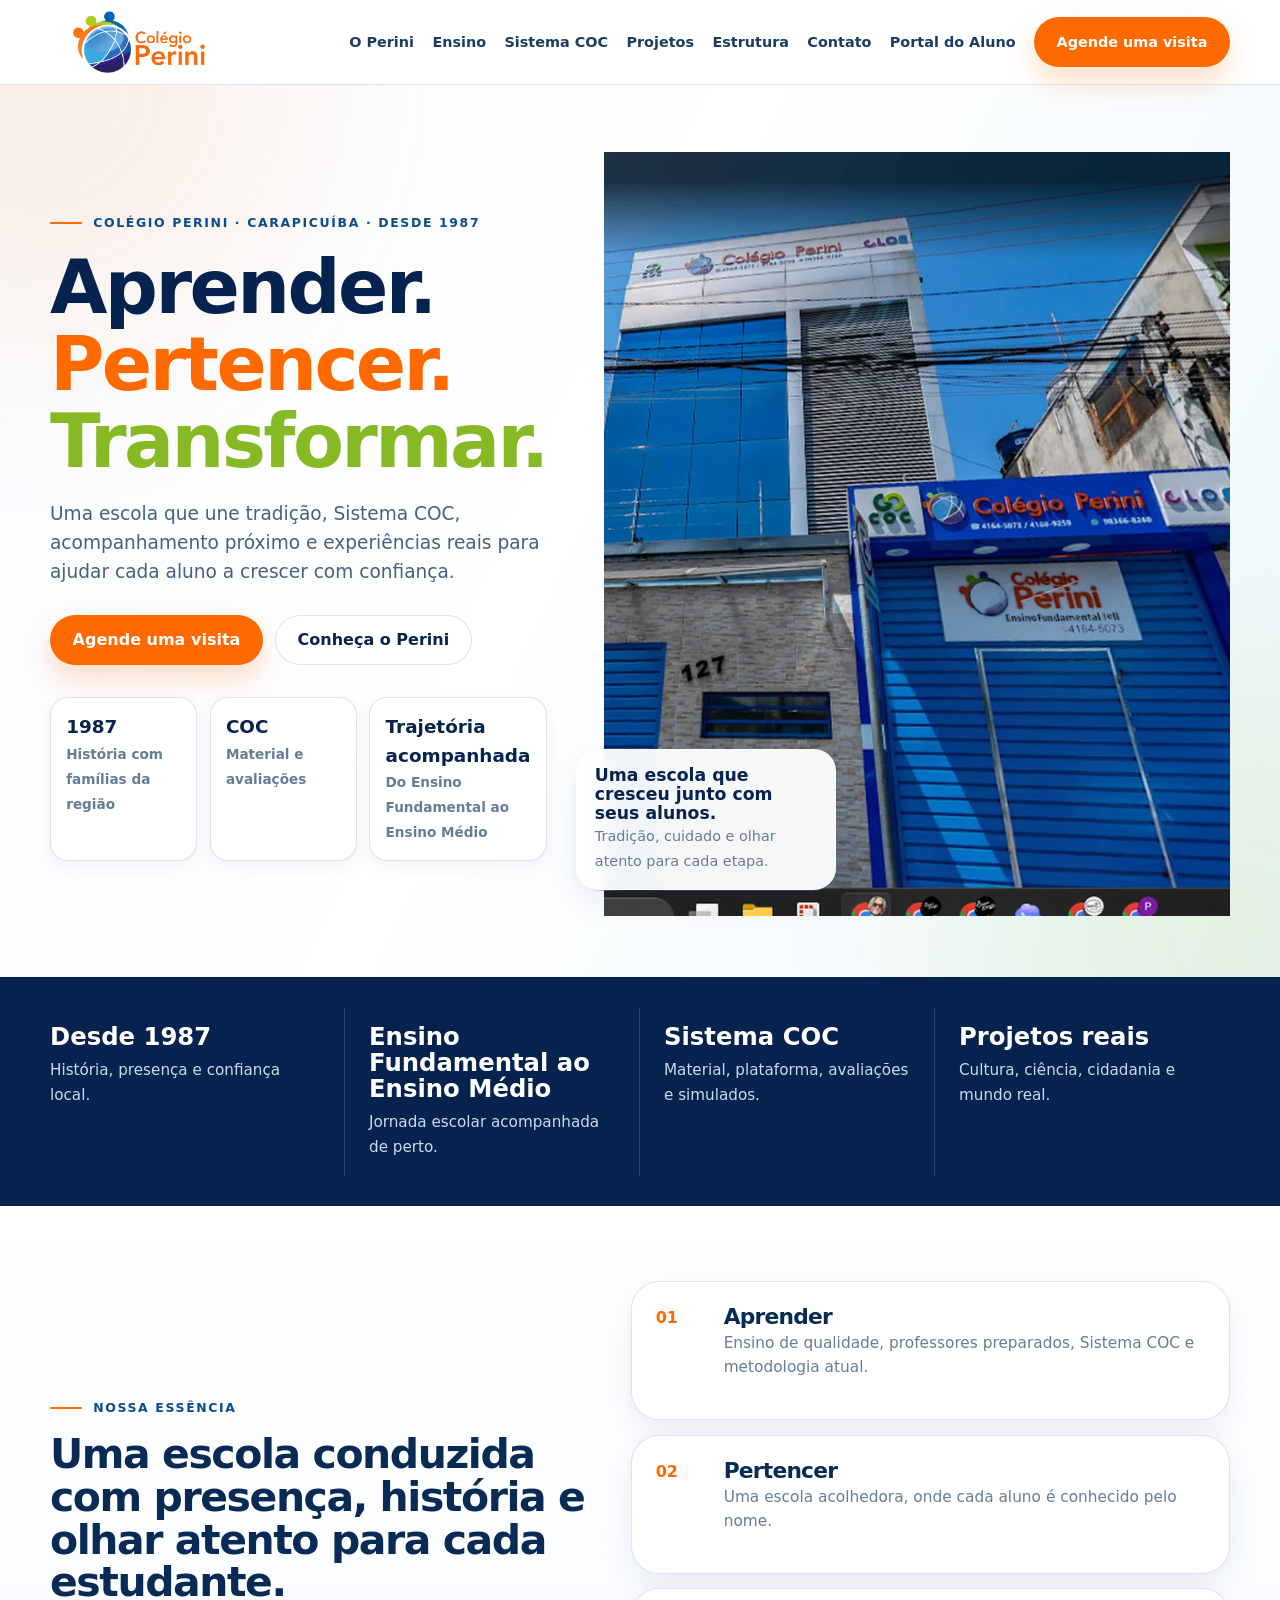
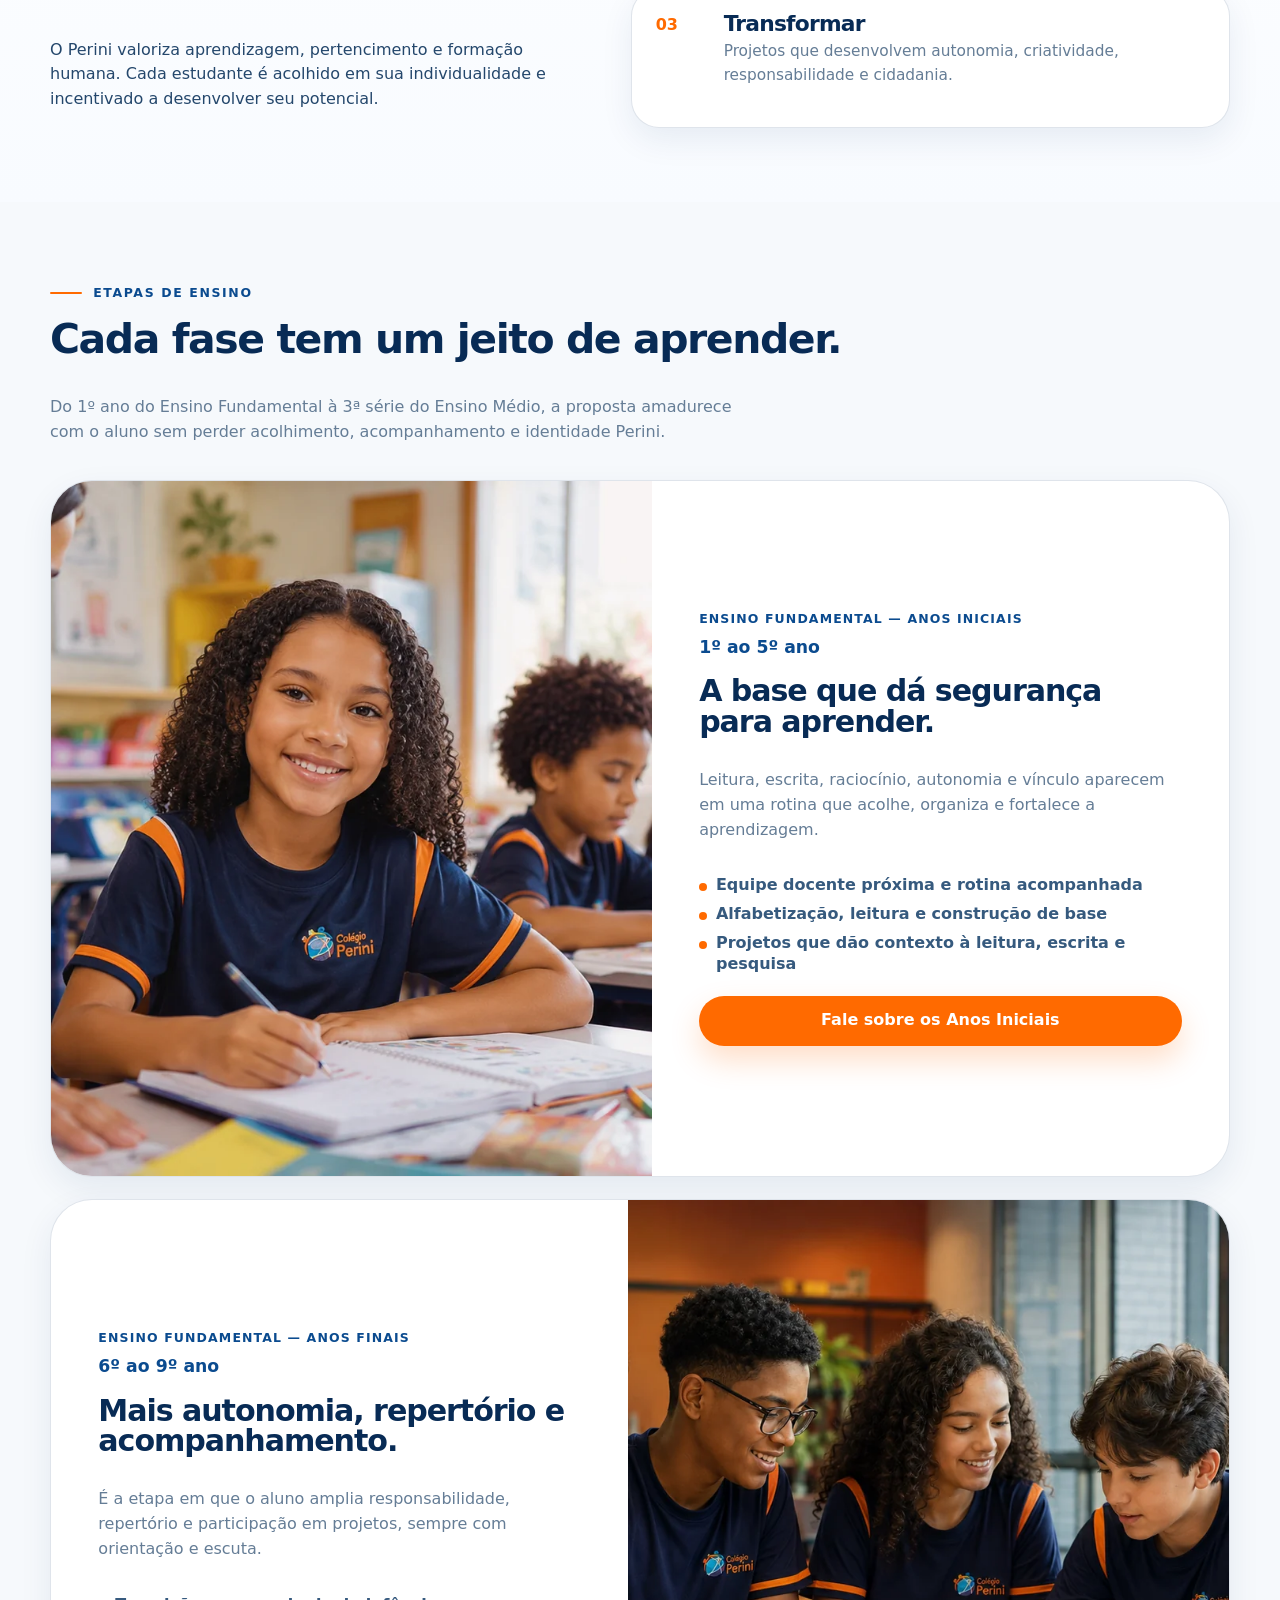
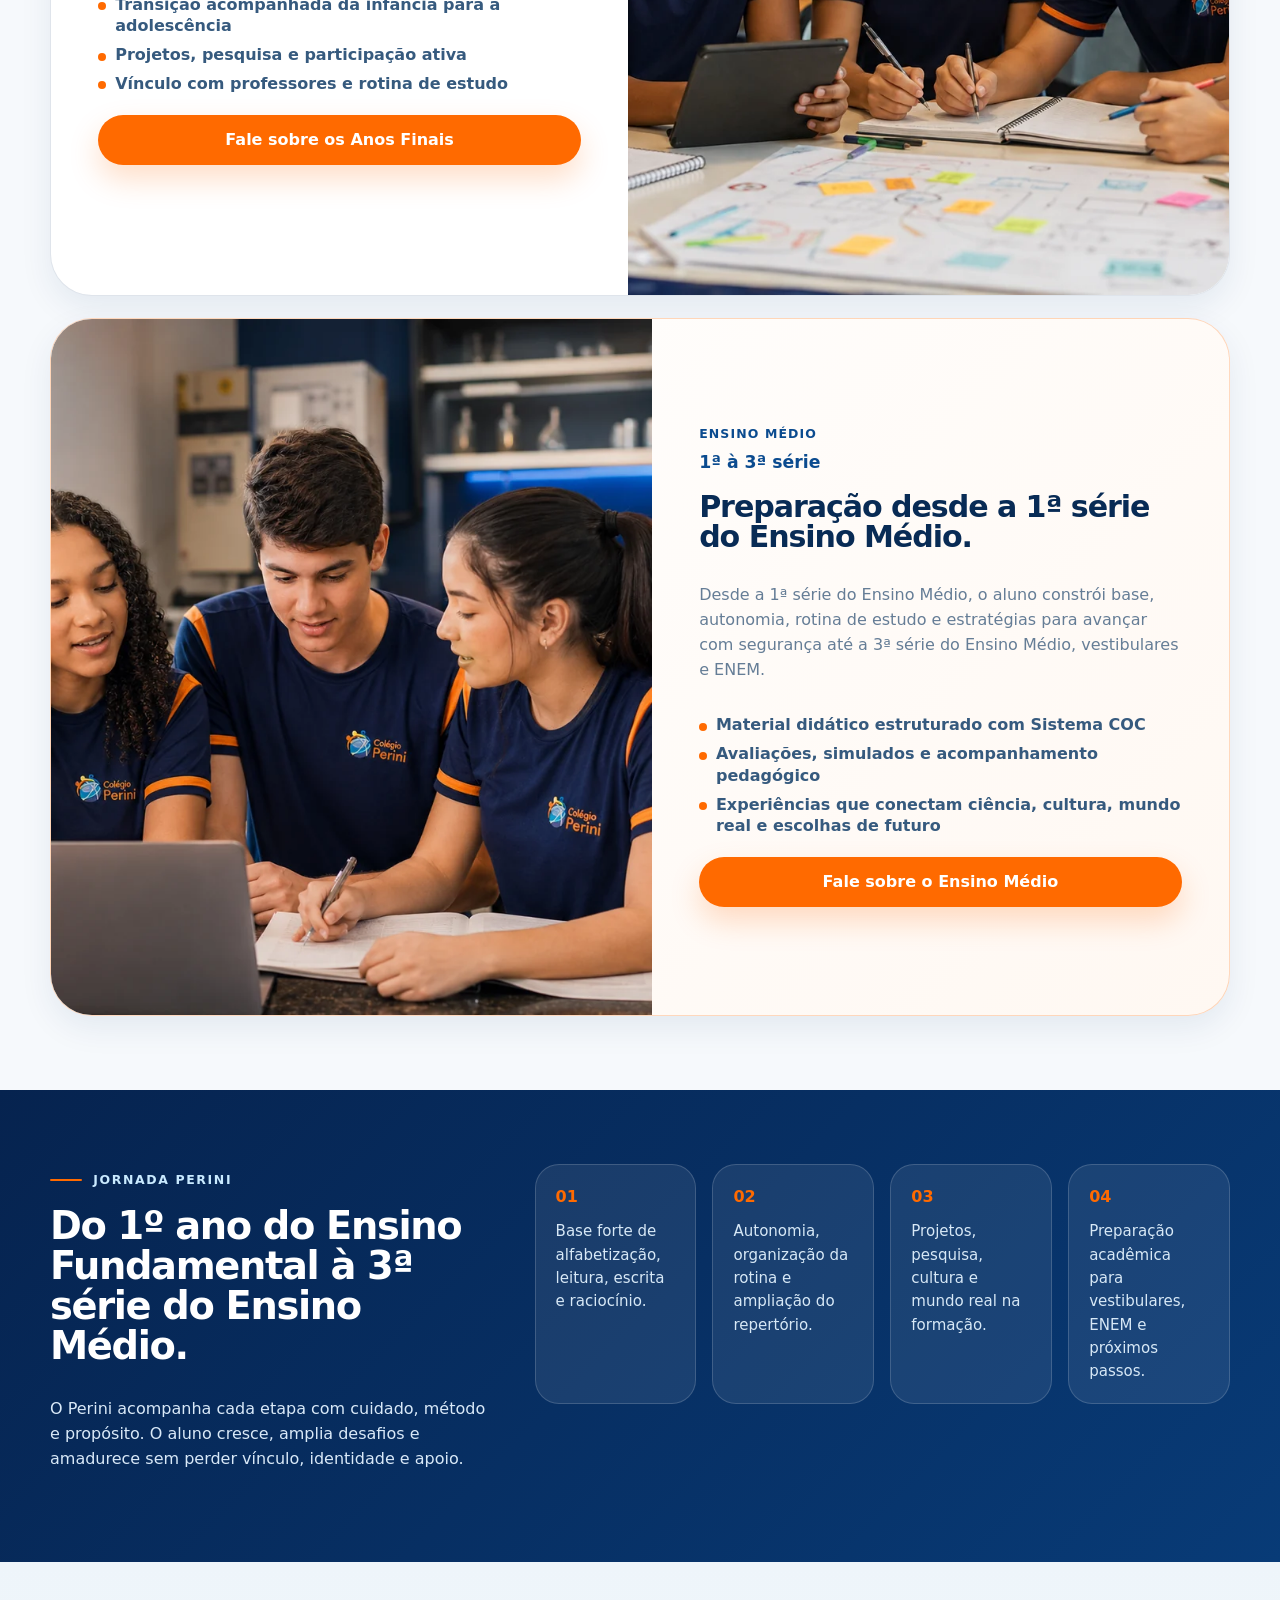
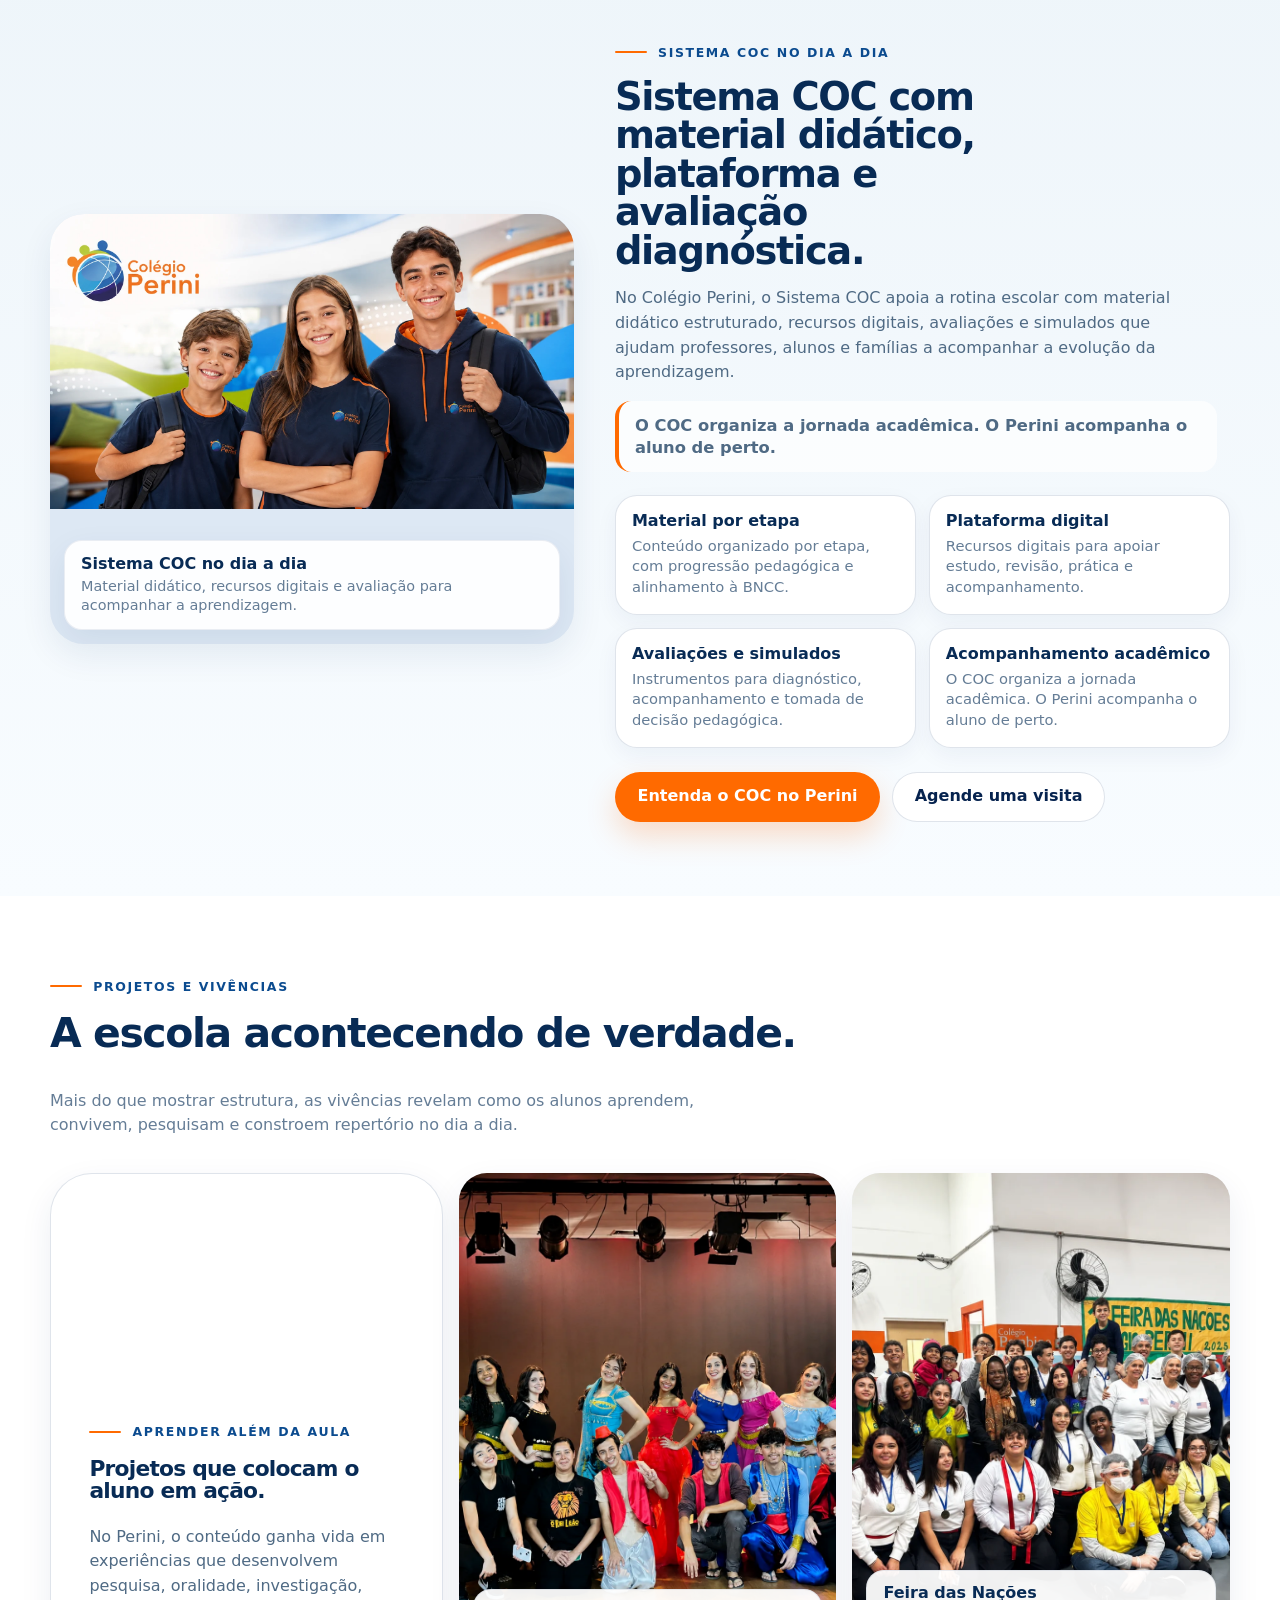
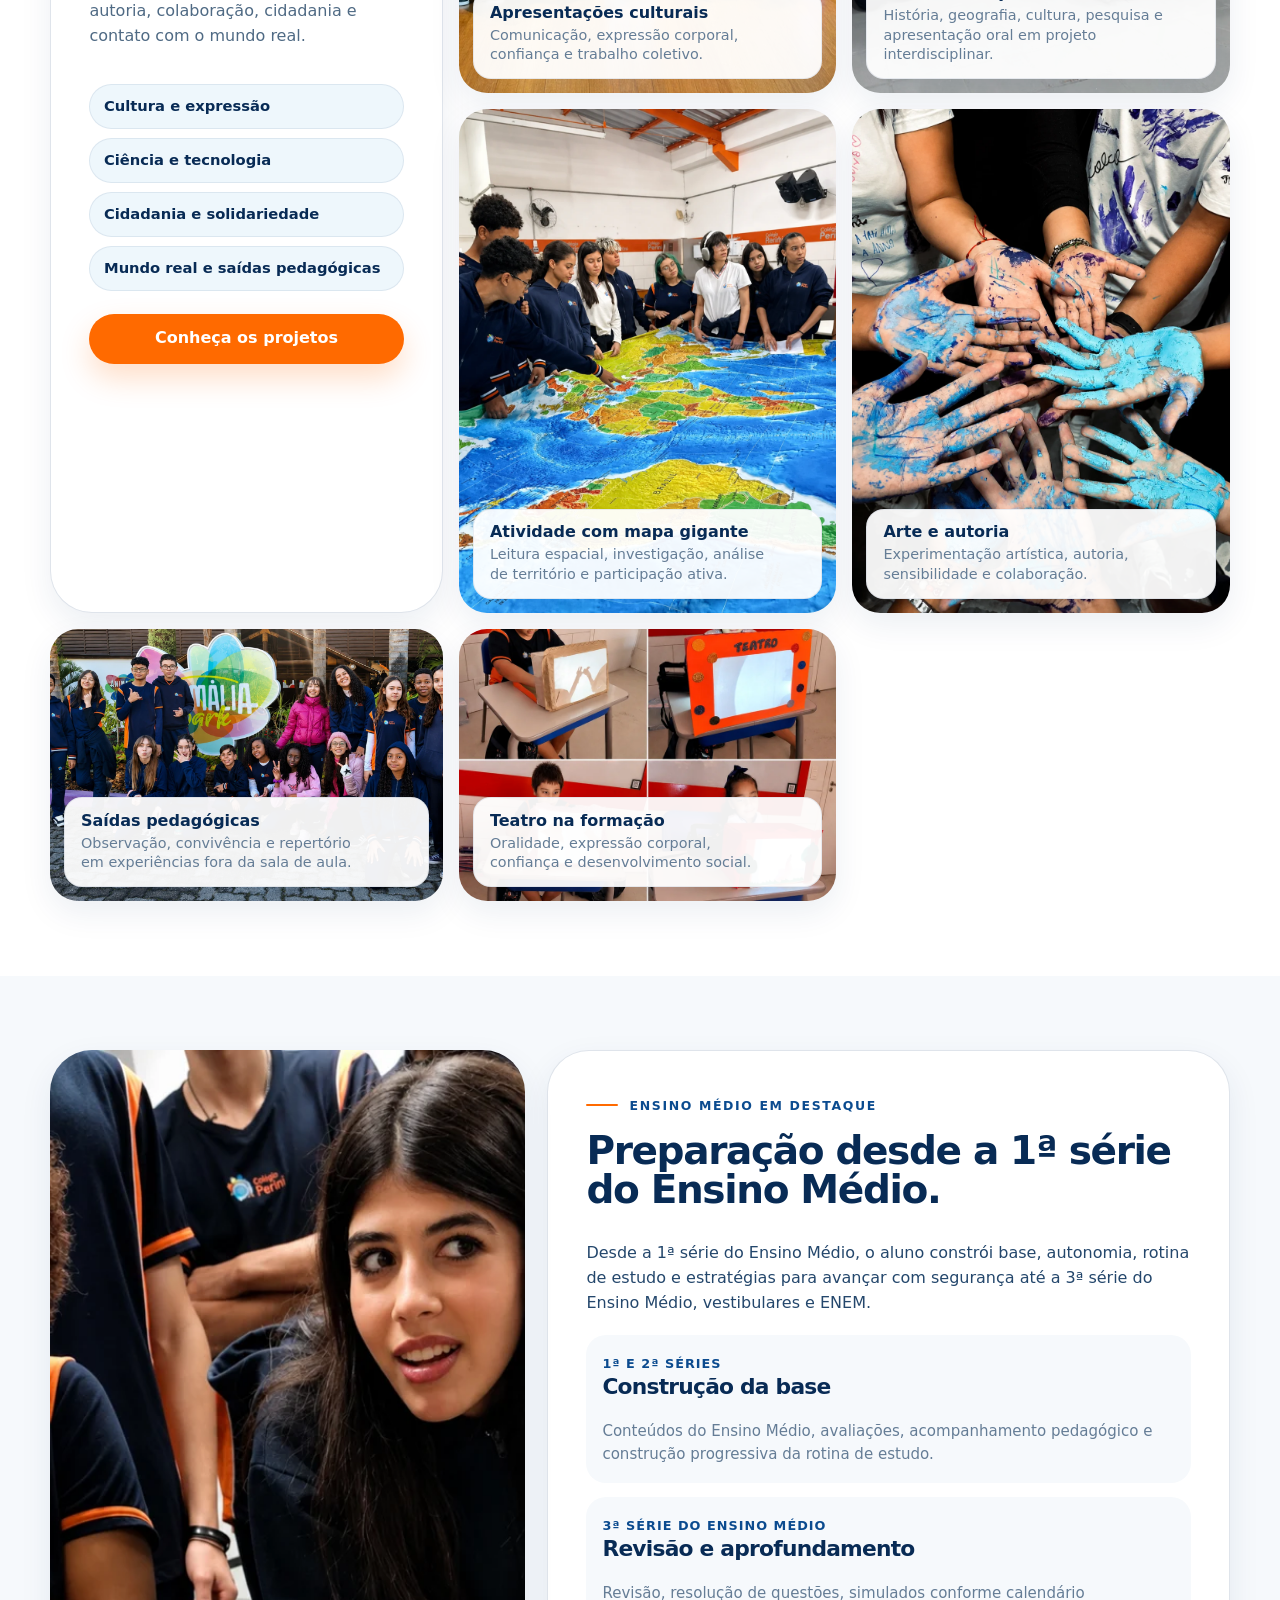
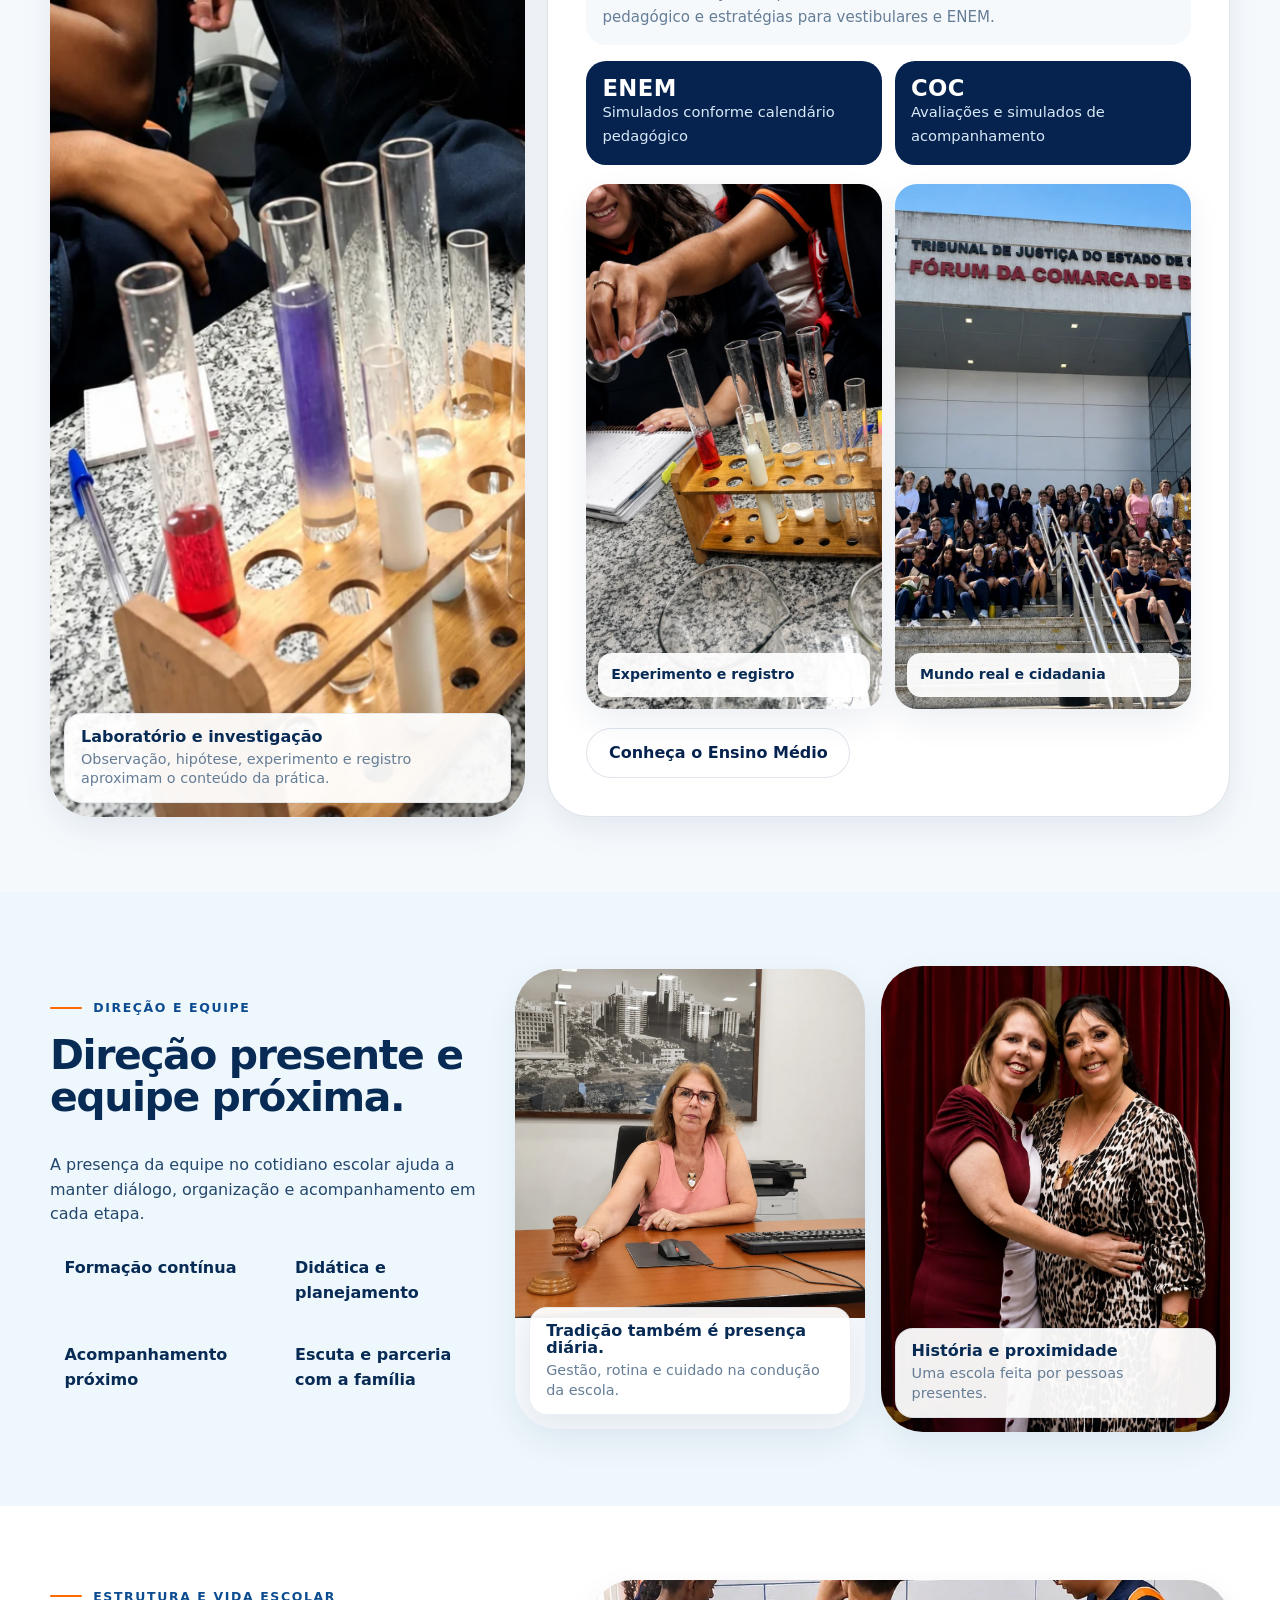
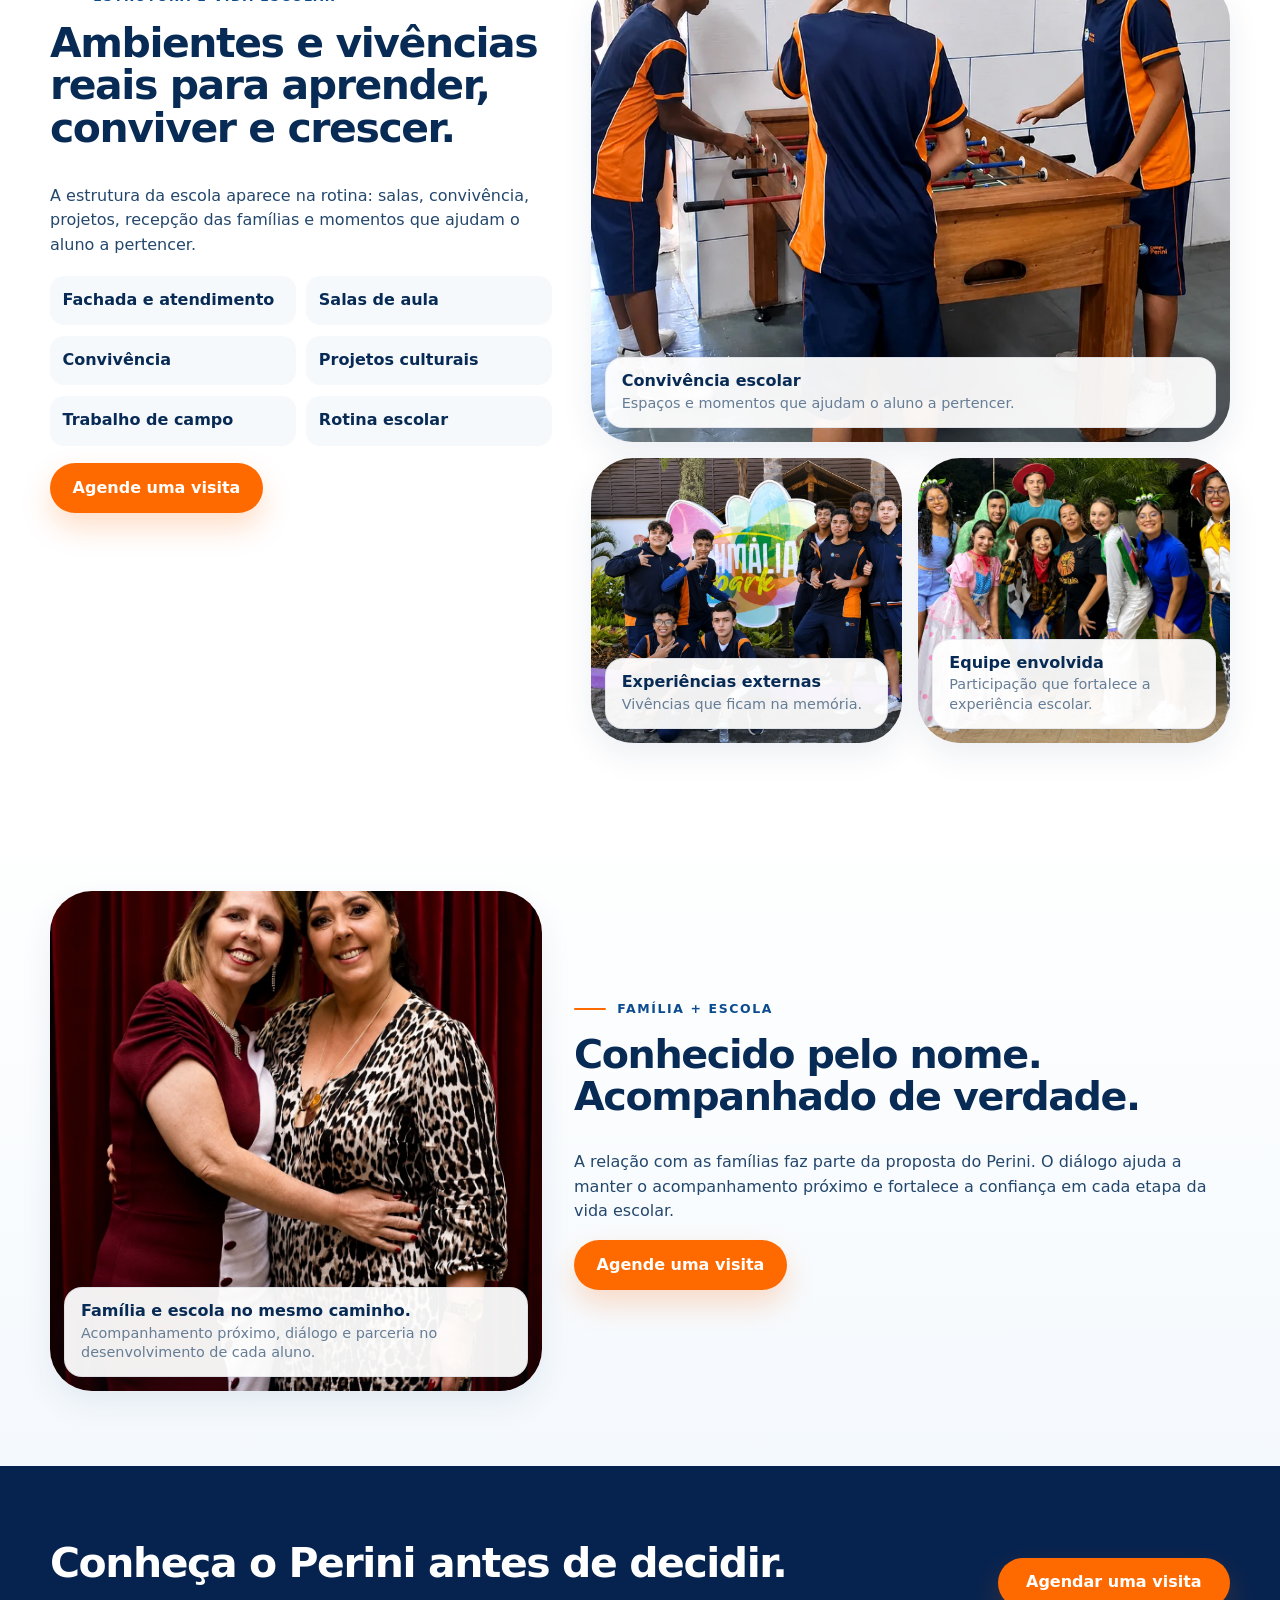
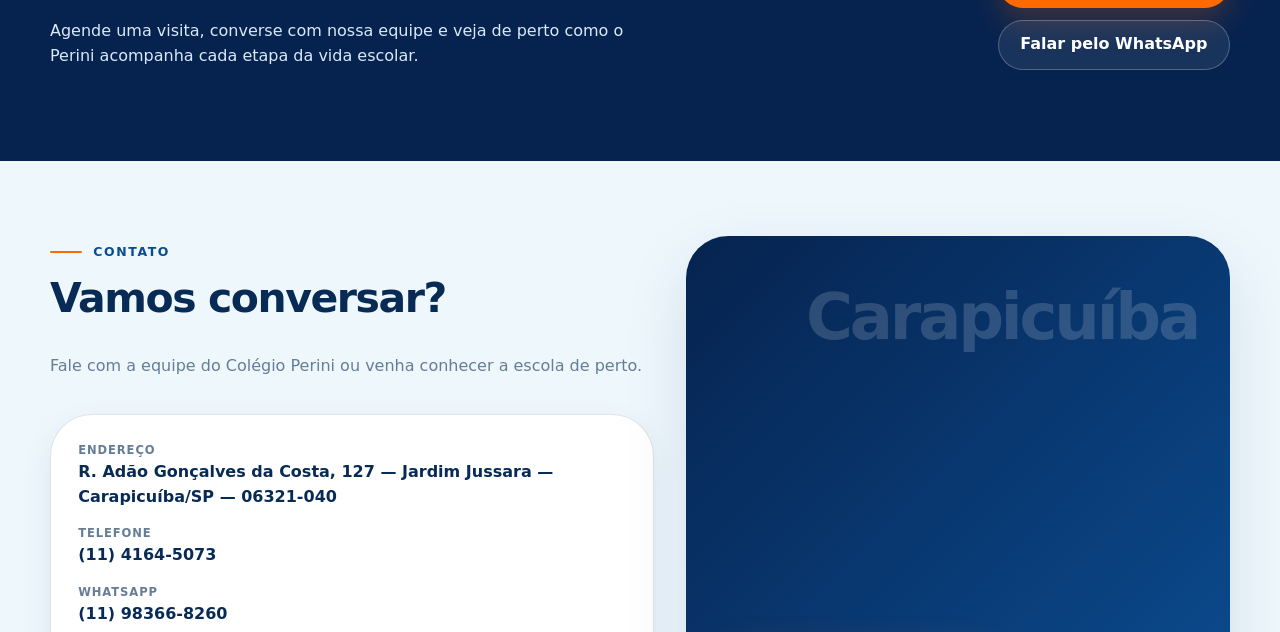
<file: index.html>
<!doctype html>
<html lang="pt-BR">
<head>
  <meta charset="utf-8">
  <meta name="viewport" content="width=device-width, initial-scale=1">
  <title>Colégio Perini | Escola Particular em Carapicuíba</title>
  <meta name="description" content="Conheça o Colégio Perini, escola particular em Carapicuíba com Sistema COC, Ensino Fundamental, Ensino Médio, projetos pedagógicos, avaliações, simulados e acompanhamento próximo.">
  <meta name="theme-color" content="#082f63">
  <link rel="canonical" href="https://colegio-perini.vercel.app/">
  <meta property="og:title" content="Colégio Perini | Aprender. Pertencer. Transformar.">
  <meta property="og:description" content="Educação com Sistema COC, acompanhamento pedagógico, projetos reais e formação humana em Carapicuíba.">
  <meta property="og:type" content="website">
  <meta property="og:url" content="https://colegio-perini.vercel.app/">
  <meta property="og:image" content="https://colegio-perini.vercel.app/assets/social/og-perini.webp">
  <meta name="twitter:card" content="summary_large_image">
  <meta name="format-detection" content="telephone=yes">
  <link rel="icon" href="assets/brand/logo-colegio-perini-cropped.png">
  <link rel="preload" as="image" href="assets/hero/fachada-perini-desktop.webp" imagesrcset="assets/hero/fachada-perini-mobile.webp 900w, assets/hero/fachada-perini-desktop.webp 1600w" imagesizes="(max-width:720px) 100vw, 50vw">
  <link rel="stylesheet" href="css/perini.css">
  <script type="application/ld+json">{"@context":"https://schema.org","@type":"EducationalOrganization","name":"Colégio Perini","address":{"@type":"PostalAddress","streetAddress":"R. Adão Gonçalves da Costa, 127","addressLocality":"Carapicuíba","addressRegion":"SP","postalCode":"06321-040","addressCountry":"BR"},"telephone":"+55 11 4164-5073","email":"escolabambino@gmail.com"}</script>
</head>
<body>
  <a class="skip-link" href="#conteudo">Pular para o conteúdo</a>
  <header class="site-header">
    <div class="container nav">
      <a class="brand" href="#inicio" aria-label="Colégio Perini - início"><img src="assets/brand/logo-colegio-perini-cropped.webp" alt="Colégio Perini"></a>
      <nav class="desktop-nav" aria-label="Navegação principal">
        <a href="#perini">O Perini</a>
        <a href="#ensino">Ensino</a>
        <a href="#coc">Sistema COC</a>
        <a href="#projetos">Projetos</a>
        <a href="#estrutura">Estrutura</a>
        <a href="#contato">Contato</a>
        <a href="https://portal.coc.com.br/" target="_blank" rel="noopener">Portal do Aluno</a>
        <a class="btn btn-primary" href="https://wa.me/5511983668260?text=Olá!%20Conheci%20o%20Colégio%20Perini%20pelo%20site%20e%20gostaria%20de%20agendar%20uma%20visita." target="_blank" rel="noopener">Agende uma visita</a>
      </nav>
      <button id="menu-toggle" class="menu-toggle" aria-label="Abrir menu" aria-expanded="false"><span></span></button>
    </div>
  </header>

  <aside id="mobile-menu" class="mobile-menu" aria-label="Menu mobile">
    <nav>
      <a class="mobile-link" href="#perini">O Perini</a>
      <a class="mobile-link" href="#ensino">Ensino</a>
      <a class="mobile-link sub" href="#fundamental-1">Anos Iniciais</a>
      <a class="mobile-link sub" href="#fundamental-2">Anos Finais</a>
      <a class="mobile-link sub" href="#ensino-medio">Ensino Médio</a>
      <a class="mobile-link" href="#coc">Sistema COC</a>
      <a class="mobile-link" href="#projetos">Projetos</a>
      <a class="mobile-link" href="#estrutura">Estrutura</a>
      <a class="mobile-link" href="#contato">Contato</a>
      <a class="mobile-link" href="https://portal.coc.com.br/" target="_blank" rel="noopener">Portal do Aluno</a>
    </nav>
    <div class="mobile-cta">
      <a class="btn btn-primary" href="https://wa.me/5511983668260?text=Olá!%20Conheci%20o%20Colégio%20Perini%20pelo%20site%20e%20gostaria%20de%20agendar%20uma%20visita." target="_blank" rel="noopener">Agende uma visita</a>
      <a class="btn btn-secondary" href="https://wa.me/5511983668260?text=Olá!%20Conheci%20o%20Colégio%20Perini%20pelo%20site%20e%20gostaria%20de%20agendar%20uma%20visita." target="_blank" rel="noopener">Falar pelo WhatsApp</a>
    </div>
  </aside>

  <main id="conteudo">
    <section id="inicio" class="hero">
      <div class="container hero-grid">
        <div class="hero-copy">
          <div class="kicker">Colégio Perini · Carapicuíba · Desde 1987</div>
          <h1><span class="hero-word">Aprender.</span><span class="hero-word">Pertencer.</span><span class="hero-word">Transformar.</span></h1>
          <p>Uma escola que une tradição, Sistema COC, acompanhamento próximo e experiências reais para ajudar cada aluno a crescer com confiança.</p>
          <div class="hero-actions">
            <a class="btn btn-primary" href="https://wa.me/5511983668260?text=Olá!%20Conheci%20o%20Colégio%20Perini%20pelo%20site%20e%20gostaria%20de%20agendar%20uma%20visita." target="_blank" rel="noopener">Agende uma visita</a>
            <a class="btn btn-secondary" href="#perini">Conheça o Perini</a>
          </div>
          <div class="hero-trust">
            <div class="trust-mini"><strong>1987</strong><span>História com famílias da região</span></div>
            <div class="trust-mini"><strong>COC</strong><span>Material e avaliações</span></div>
            <div class="trust-mini"><strong>Trajetória acompanhada</strong><span>Do Ensino Fundamental ao Ensino Médio</span></div>
          </div>
        </div>
        <div class="hero-media">
          <picture class="hero-photo">
            <source media="(max-width:720px)" srcset="assets/hero/fachada-perini-mobile.webp">
            <img src="assets/hero/fachada-perini-desktop.webp" alt="Fachada do Colégio Perini em Carapicuíba" width="1600" height="1000" loading="eager">
          </picture>
          <div class="hero-badge"><strong>Uma escola que cresceu junto com seus alunos.</strong><span>Tradição, cuidado e olhar atento para cada etapa.</span></div>
        </div>
      </div>
    </section>

    <section class="proof">
      <div class="container proof-grid">
        <div class="proof-item"><strong>Desde 1987</strong><span>História, presença e confiança local.</span></div>
        <div class="proof-item"><strong>Ensino Fundamental ao Ensino Médio</strong><span>Jornada escolar acompanhada de perto.</span></div>
        <div class="proof-item"><strong>Sistema COC</strong><span>Material, plataforma, avaliações e simulados.</span></div>
        <div class="proof-item"><strong>Projetos reais</strong><span>Cultura, ciência, cidadania e mundo real.</span></div>
      </div>
    </section>

    <section id="perini" class="section v47-essence">
      <div class="container essence-autoral-grid">
        <div class="essence-intro">
          <span class="kicker">Nossa essência</span>
          <h2>Uma escola conduzida com presença, história e olhar atento para cada estudante.</h2>
          <p>O Perini valoriza aprendizagem, pertencimento e formação humana. Cada estudante é acolhido em sua individualidade e incentivado a desenvolver seu potencial.</p>
        </div>
        <div class="essence-copy">
          <article class="essence-card"><span>01</span><h3>Aprender</h3><p>Ensino de qualidade, professores preparados, Sistema COC e metodologia atual.</p></article>
          <article class="essence-card"><span>02</span><h3>Pertencer</h3><p>Uma escola acolhedora, onde cada aluno é conhecido pelo nome.</p></article>
          <article class="essence-card"><span>03</span><h3>Transformar</h3><p>Projetos que desenvolvem autonomia, criatividade, responsabilidade e cidadania.</p></article>
        </div>
      </div>
    </section>

    <section id="ensino" class="section surface">
      <div class="container">
        <div class="section-head">
          <span class="kicker">Etapas de ensino</span>
          <h2>Cada fase tem um jeito de aprender.</h2>
          <p>Do 1º ano do Ensino Fundamental à 3ª série do Ensino Médio, a proposta amadurece com o aluno sem perder acolhimento, acompanhamento e identidade Perini.</p>
        </div>
        <div class="stages-grid">
          <article id="fundamental-1" class="stage-card">
            <div class="stage-media"><picture><source media="(max-width:720px)" srcset="assets/ensino/fundamental-1-mobile.webp"><img src="assets/ensino/fundamental-1.webp" alt="Criança do Ensino Fundamental — Anos Iniciais em atividade de aprendizagem no Colégio Perini" width="1200" height="750" loading="lazy"></picture></div>
            <div class="stage-copy">
              <small>Ensino Fundamental — Anos Iniciais</small>
              <div class="years">1º ao 5º ano</div>
              <h3>A base que dá segurança para aprender.</h3>
              <p>Leitura, escrita, raciocínio, autonomia e vínculo aparecem em uma rotina que acolhe, organiza e fortalece a aprendizagem.</p>
              <ul>
                <li>Equipe docente próxima e rotina acompanhada</li>
                <li>Alfabetização, leitura e construção de base</li>
                <li>Projetos que dão contexto à leitura, escrita e pesquisa</li>
              </ul>
              <a class="btn btn-primary" href="https://wa.me/5511983668260?text=Olá!%20Gostaria%20de%20informações%20sobre%20o%20Ensino%20Fundamental%20—%20Anos%20Iniciais%20do%20Colégio%20Perini." target="_blank" rel="noopener">Fale sobre os Anos Iniciais</a>
            </div>
          </article>

          <article id="fundamental-2" class="stage-card">
            <div class="stage-media"><picture><source media="(max-width:720px)" srcset="assets/ensino/fundamental-2-mobile.webp"><img src="assets/ensino/fundamental-2.webp" alt="Alunos do Ensino Fundamental — Anos Finais em atividade no Colégio Perini" width="1200" height="750" loading="lazy"></picture></div>
            <div class="stage-copy">
              <small>Ensino Fundamental — Anos Finais</small>
              <div class="years">6º ao 9º ano</div>
              <h3>Mais autonomia, repertório e acompanhamento.</h3>
              <p>É a etapa em que o aluno amplia responsabilidade, repertório e participação em projetos, sempre com orientação e escuta.</p>
              <ul>
                <li>Transição acompanhada da infância para a adolescência</li>
                <li>Projetos, pesquisa e participação ativa</li>
                <li>Vínculo com professores e rotina de estudo</li>
              </ul>
              <a class="btn btn-primary" href="https://wa.me/5511983668260?text=Olá!%20Gostaria%20de%20informações%20sobre%20o%20Ensino%20Fundamental%20—%20Anos%20Finais%20do%20Colégio%20Perini." target="_blank" rel="noopener">Fale sobre os Anos Finais</a>
            </div>
          </article>

          <article id="ensino-medio" class="stage-card featured">
            <div class="stage-media"><picture><source media="(max-width:720px)" srcset="assets/ensino/ensino-medio-mobile.webp"><img src="assets/ensino/ensino-medio.webp" alt="Alunos do Ensino Médio em atividade de ciência e tecnologia no Colégio Perini" width="1200" height="750" loading="lazy"></picture></div>
            <div class="stage-copy">
              <small>Ensino Médio</small>
              <div class="years">1ª à 3ª série</div>
              <h3>Preparação desde a 1ª série do Ensino Médio.</h3>
              <p>Desde a 1ª série do Ensino Médio, o aluno constrói base, autonomia, rotina de estudo e estratégias para avançar com segurança até a 3ª série do Ensino Médio, vestibulares e ENEM.</p>
              <ul>
                <li>Material didático estruturado com Sistema COC</li>
                <li>Avaliações, simulados e acompanhamento pedagógico</li>
                <li>Experiências que conectam ciência, cultura, mundo real e escolhas de futuro</li>
              </ul>
              <a class="btn btn-primary" href="https://wa.me/5511983668260?text=Olá!%20Gostaria%20de%20informações%20sobre%20o%20Ensino%20Médio%20do%20Colégio%20Perini." target="_blank" rel="noopener">Fale sobre o Ensino Médio</a>
            </div>
          </article>
        </div>
      </div>
    </section>

    <section class="section dark journey-section">
      <div class="container journey-grid">
        <div>
          <span class="kicker">Jornada Perini</span>
          <h2>Do 1º ano do Ensino Fundamental à 3ª série do Ensino Médio.</h2>
          <p>O Perini acompanha cada etapa com cuidado, método e propósito. O aluno cresce, amplia desafios e amadurece sem perder vínculo, identidade e apoio.</p>
        </div>
        <div class="journey-steps">
          <article class="journey-step"><span>01</span><p>Base forte de alfabetização, leitura, escrita e raciocínio.</p></article>
          <article class="journey-step"><span>02</span><p>Autonomia, organização da rotina e ampliação do repertório.</p></article>
          <article class="journey-step"><span>03</span><p>Projetos, pesquisa, cultura e mundo real na formação.</p></article>
          <article class="journey-step"><span>04</span><p>Preparação acadêmica para vestibulares, ENEM e próximos passos.</p></article>
        </div>
      </div>
    </section>

    <section id="coc" class="section surface-blue coc-refined">
      <div class="container coc-grid coc-grid-refined">
        <figure class="media-card coc-media-card">
          <img src="assets/hero/jornada-perini.webp" alt="Alunos do Colégio Perini utilizando materiais e recursos do Sistema COC" width="1200" height="900" loading="lazy">
          <figcaption><strong>Sistema COC no dia a dia</strong><span>Material didático, recursos digitais e avaliação para acompanhar a aprendizagem.</span></figcaption>
        </figure>
        <div class="coc-panel">
          <span class="kicker">Sistema COC no dia a dia</span>
          <h2>Sistema COC com material didático, plataforma e avaliação diagnóstica.</h2>
          <p>No Colégio Perini, o Sistema COC apoia a rotina escolar com material didático estruturado, recursos digitais, avaliações e simulados que ajudam professores, alunos e famílias a acompanhar a evolução da aprendizagem.</p>
          <p class="coc-role"><strong>O COC organiza a jornada acadêmica. O Perini acompanha o aluno de perto.</strong></p>
          <div class="coc-feature-grid">
            <article class="coc-feature-card"><strong>Material por etapa</strong><span>Conteúdo organizado por etapa, com progressão pedagógica e alinhamento à BNCC.</span></article>
            <article class="coc-feature-card"><strong>Plataforma digital</strong><span>Recursos digitais para apoiar estudo, revisão, prática e acompanhamento.</span></article>
            <article class="coc-feature-card"><strong>Avaliações e simulados</strong><span>Instrumentos para diagnóstico, acompanhamento e tomada de decisão pedagógica.</span></article>
            <article class="coc-feature-card"><strong>Acompanhamento acadêmico</strong><span>O COC organiza a jornada acadêmica. O Perini acompanha o aluno de perto.</span></article>
          </div>
          <div class="coc-actions">
            <a class="btn btn-primary" href="https://wa.me/5511983668260?text=Olá!%20Gostaria%20de%20entender%20melhor%20como%20funciona%20o%20Sistema%20COC%20no%20Colégio%20Perini." target="_blank" rel="noopener">Entenda o COC no Perini</a>
            <a class="btn btn-secondary" href="#contato">Agende uma visita</a>
          </div>
        </div>
      </div>
    </section>

    <section id="projetos" class="section projects-unified">
      <div class="container">
        <div class="section-head">
          <span class="kicker">Projetos e vivências</span>
          <h2>A escola acontecendo de verdade.</h2>
          <p>Mais do que mostrar estrutura, as vivências revelam como os alunos aprendem, convivem, pesquisam e constroem repertório no dia a dia.</p>
        </div>
        <div class="projects-story-grid">
          <article class="project-feature project-feature-v47">
            <span class="kicker">Aprender além da aula</span>
            <h3>Projetos que colocam o aluno em ação.</h3>
            <p>No Perini, o conteúdo ganha vida em experiências que desenvolvem pesquisa, oralidade, investigação, autoria, colaboração, cidadania e contato com o mundo real.</p>
            <div class="project-groups-v47">
              <span>Cultura e expressão</span>
              <span>Ciência e tecnologia</span>
              <span>Cidadania e solidariedade</span>
              <span>Mundo real e saídas pedagógicas</span>
            </div>
            <a class="btn btn-primary" href="https://wa.me/5511983668260?text=Olá!%20Gostaria%20de%20conhecer%20os%20projetos%20e%20vivências%20do%20Colégio%20Perini." target="_blank" rel="noopener">Conheça os projetos</a>
          </article>
          <figure class="photo-story-card main"><img src="assets/reais/colegio-perini-grupo-teatro.webp" alt="Grupo de alunos do Colégio Perini em apresentação teatral" width="1254" height="1254" loading="lazy"><figcaption><strong>Apresentações culturais</strong><span>Comunicação, expressão corporal, confiança e trabalho coletivo.</span></figcaption></figure>
          <figure class="photo-story-card"><img src="assets/reais/novas/feira-das-nacoes.webp" alt="Alunos e equipe do Colégio Perini em projeto Feira das Nações" width="1448" height="1086" loading="lazy"><figcaption><strong>Feira das Nações</strong><span>História, geografia, cultura, pesquisa e apresentação oral em projeto interdisciplinar.</span></figcaption></figure>
          <figure class="photo-story-card"><img src="assets/reais/novas/mapa-gigante.webp" alt="Alunos do Colégio Perini em atividade com mapa gigante" width="1086" height="1448" loading="lazy"><figcaption><strong>Atividade com mapa gigante</strong><span>Leitura espacial, investigação, análise de território e participação ativa.</span></figcaption></figure>
          <figure class="photo-story-card"><img src="assets/reais/novas/arte-maos.webp" alt="Mãos de alunos com tinta azul em atividade artística no Colégio Perini" width="1086" height="1448" loading="lazy"><figcaption><strong>Arte e autoria</strong><span>Experimentação artística, autoria, sensibilidade e colaboração.</span></figcaption></figure>
          <figure class="photo-story-card"><img src="assets/reais/novas/animalia-grupo-misto.webp" alt="Grupo misto de alunos do Colégio Perini em saída pedagógica no Animalia Park" width="1600" height="900" loading="lazy"><figcaption><strong>Saídas pedagógicas</strong><span>Observação, convivência e repertório em experiências fora da sala de aula.</span></figcaption></figure>
          <figure class="photo-story-card"><img src="assets/reais/colegio-perini-teatro-fundamental-card.webp" alt="Alunos dos Anos Iniciais em atividade de teatro no Colégio Perini" width="900" height="650" loading="lazy"><figcaption><strong>Teatro na formação</strong><span>Oralidade, expressão corporal, confiança e desenvolvimento social.</span></figcaption></figure>
        </div>
      </div>
    </section>

    <section class="section surface" aria-labelledby="em-destaque">
      <div class="container hs-grid hs-grid-updated">
        <figure class="media-card hs-image"><img src="assets/reais/novas/ciencia-laboratorio.webp" alt="Alunos do Colégio Perini em prática de laboratório" width="941" height="1672" loading="lazy"><figcaption class="context-caption"><strong>Laboratório e investigação</strong><span>Observação, hipótese, experimento e registro aproximam o conteúdo da prática.</span></figcaption></figure>
        <div class="panel hs-panel">
          <span class="kicker">Ensino Médio em destaque</span>
          <h2 id="em-destaque">Preparação desde a 1ª série do Ensino Médio.</h2>
          <p>Desde a 1ª série do Ensino Médio, o aluno constrói base, autonomia, rotina de estudo e estratégias para avançar com segurança até a 3ª série do Ensino Médio, vestibulares e ENEM.</p>
          <div class="hs-phases">
            <article class="hs-phase"><span>1ª e 2ª séries</span><h3>Construção da base</h3><p>Conteúdos do Ensino Médio, avaliações, acompanhamento pedagógico e construção progressiva da rotina de estudo.</p></article>
            <article class="hs-phase"><span>3ª série do Ensino Médio</span><h3>Revisão e aprofundamento</h3><p>Revisão, resolução de questões, simulados conforme calendário pedagógico e estratégias para vestibulares e ENEM.</p></article>
          </div>
          <div class="hs-stats hs-stats-safe"><div class="hs-stat"><strong>ENEM</strong><span>Simulados conforme calendário pedagógico</span></div><div class="hs-stat"><strong>COC</strong><span>Avaliações e simulados de acompanhamento</span></div></div>
          <div class="hs-mini-gallery">
            <figure><img src="assets/reais/novas/ciencia-detalhe.webp" alt="Experimento com tubos de ensaio em laboratório escolar" width="941" height="1672" loading="lazy"><figcaption>Experimento e registro</figcaption></figure>
            <figure><img src="assets/reais/colegio-perini-trabalho-de-campo.webp" alt="Alunos do Colégio Perini em trabalho de campo no Fórum de Barueri" width="1254" height="1254" loading="lazy"><figcaption>Mundo real e cidadania</figcaption></figure>
          </div>
          <a class="btn btn-secondary" href="https://wa.me/5511983668260?text=Olá!%20Gostaria%20de%20informações%20sobre%20o%20Ensino%20Médio%20do%20Colégio%20Perini." target="_blank" rel="noopener">Conheça o Ensino Médio</a>
        </div>
      </div>
    </section>

    <section class="section surface-blue leadership-section">
      <div class="container leadership-grid-v47">
        <div>
          <span class="kicker">Direção e equipe</span>
          <h2>Direção presente e equipe próxima.</h2>
          <p>A presença da equipe no cotidiano escolar ajuda a manter diálogo, organização e acompanhamento em cada etapa.</p>
          <ul class="teacher-items">
            <li>Formação contínua</li>
            <li>Didática e planejamento</li>
            <li>Acompanhamento próximo</li>
            <li>Escuta e parceria com a família</li>
          </ul>
        </div>
        <figure class="media-card leadership-main"><img src="assets/reais/novas/diretora-escritorio.webp" alt="Diretora do Colégio Perini em ambiente administrativo" width="1254" height="1254" loading="lazy"><figcaption><strong>Tradição também é presença diária.</strong><span>Gestão, rotina e cuidado na condução da escola.</span></figcaption></figure>
        <figure class="media-card leadership-side"><img src="assets/reais/novas/lideranca-dupla.webp" alt="Equipe de liderança do Colégio Perini em retrato institucional" width="1086" height="1448" loading="lazy"><figcaption><strong>História e proximidade</strong><span>Uma escola feita por pessoas presentes.</span></figcaption></figure>
      </div>
    </section>

    <section id="estrutura" class="section structure-v47">
      <div class="container structure-grid-v47">
        <div class="structure-copy">
          <span class="kicker">Estrutura e vida escolar</span>
          <h2>Ambientes e vivências reais para aprender, conviver e crescer.</h2>
          <p>A estrutura da escola aparece na rotina: salas, convivência, projetos, recepção das famílias e momentos que ajudam o aluno a pertencer.</p>
          <ul>
            <li>Fachada e atendimento</li>
            <li>Salas de aula</li>
            <li>Convivência</li>
            <li>Projetos culturais</li>
            <li>Trabalho de campo</li>
            <li>Rotina escolar</li>
          </ul>
          <a class="btn btn-primary" href="https://wa.me/5511983668260?text=Olá!%20Conheci%20o%20Colégio%20Perini%20pelo%20site%20e%20gostaria%20de%20agendar%20uma%20visita." target="_blank" rel="noopener">Agende uma visita</a>
        </div>
        <div class="structure-gallery-v47">
          <figure class="media-card main"><img src="assets/reais/colegio-perini-convivencia-card.webp" alt="Alunos do Colégio Perini em momento de convivência escolar" width="900" height="650" loading="lazy"><figcaption><strong>Convivência escolar</strong><span>Espaços e momentos que ajudam o aluno a pertencer.</span></figcaption></figure>
          <figure class="media-card"><img src="assets/reais/novas/animalia-grupo.webp" alt="Grupo de alunos do Colégio Perini em visita ao Animalia Park" width="1600" height="900" loading="lazy"><figcaption><strong>Experiências externas</strong><span>Vivências que ficam na memória.</span></figcaption></figure>
          <figure class="media-card"><img src="assets/reais/colegio-perini-equipe-evento-card.webp" alt="Equipe do Colégio Perini em atividade cultural com alunos" width="900" height="650" loading="lazy"><figcaption><strong>Equipe envolvida</strong><span>Participação que fortalece a experiência escolar.</span></figcaption></figure>
        </div>
      </div>
    </section>

    <section class="section family-section">
      <div class="container family-grid-v47">
        <figure class="media-card family-photo"><img src="assets/reais/colegio-perini-direcao.webp" alt="Direção do Colégio Perini em registro institucional" width="1086" height="1448" loading="lazy"><figcaption><strong>Família e escola no mesmo caminho.</strong><span>Acompanhamento próximo, diálogo e parceria no desenvolvimento de cada aluno.</span></figcaption></figure>
        <div class="family-content">
          <span class="kicker">Família + escola</span>
          <h2>Conhecido pelo nome. Acompanhado de verdade.</h2>
          <p>A relação com as famílias faz parte da proposta do Perini. O diálogo ajuda a manter o acompanhamento próximo e fortalece a confiança em cada etapa da vida escolar.</p>
          <a class="btn btn-primary" href="https://wa.me/5511983668260?text=Olá!%20Conheci%20o%20Colégio%20Perini%20pelo%20site%20e%20gostaria%20de%20agendar%20uma%20visita." target="_blank" rel="noopener">Agende uma visita</a>
        </div>
      </div>
    </section>

    <section class="cta-final">
      <div class="container">
        <div>
          <h2>Conheça o Perini antes de decidir.</h2>
          <p>Agende uma visita, converse com nossa equipe e veja de perto como o Perini acompanha cada etapa da vida escolar.</p>
        </div>
        <div class="cta-actions">
          <a class="btn btn-primary" href="https://wa.me/5511983668260?text=Olá!%20Conheci%20o%20Colégio%20Perini%20pelo%20site%20e%20gostaria%20de%20agendar%20uma%20visita." target="_blank" rel="noopener">Agendar uma visita</a>
          <a class="btn btn-secondary" href="https://wa.me/5511983668260?text=Olá!%20Conheci%20o%20Colégio%20Perini%20pelo%20site%20e%20gostaria%20de%20agendar%20uma%20visita." target="_blank" rel="noopener">Falar pelo WhatsApp</a>
        </div>
      </div>
    </section>

    <section id="contato" class="section contact surface-blue">
      <div class="container contact-grid">
        <div>
          <div class="section-head"><span class="kicker">Contato</span><h2>Vamos conversar?</h2><p>Fale com a equipe do Colégio Perini ou venha conhecer a escola de perto.</p></div>
          <div class="contact-card">
            <div class="contact-item"><small>Endereço</small><span>R. Adão Gonçalves da Costa, 127 — Jardim Jussara — Carapicuíba/SP — 06321-040</span></div>
            <div class="contact-item"><small>Telefone</small><a href="tel:+551141645073">(11) 4164-5073</a></div>
            <div class="contact-item"><small>WhatsApp</small><a href="https://wa.me/5511983668260?text=Olá!%20Conheci%20o%20Colégio%20Perini%20pelo%20site%20e%20gostaria%20de%20agendar%20uma%20visita." target="_blank" rel="noopener">(11) 98366-8260</a></div>
            <div class="contact-item"><small>E-mail</small><a href="mailto:escolabambino@gmail.com">escolabambino@gmail.com</a></div>
          </div>
        </div>
        <div class="map-card"><a class="btn btn-primary" href="https://www.google.com/maps/search/?api=1&query=R.+Adão+Gonçalves+da+Costa,+127,+Carapicuíba,+SP" target="_blank" rel="noopener">Abrir localização no mapa</a></div>
      </div>
    </section>
  </main>

  <footer class="footer">
    <div class="container">
      <div class="footer-grid">
        <div><img class="footer-logo" src="assets/brand/logo-colegio-perini-cropped.webp" alt="Colégio Perini"><p>Educação com acolhimento, acompanhamento pedagógico e formação humana em Carapicuíba.</p></div>
        <div><h3>O Perini</h3><a href="#perini">Nossa essência</a><a href="#projetos">Projetos</a><a href="#estrutura">Estrutura</a></div>
        <div><h3>Ensino</h3><a href="#fundamental-1">Anos Iniciais</a><a href="#fundamental-2">Anos Finais</a><a href="#ensino-medio">Ensino Médio</a><a href="#coc">Sistema COC</a></div>
        <div><h3>Contato</h3><a href="https://wa.me/5511983668260?text=Olá!%20Conheci%20o%20Colégio%20Perini%20pelo%20site%20e%20gostaria%20de%20agendar%20uma%20visita." target="_blank" rel="noopener">WhatsApp</a><a href="tel:+551141645073">Telefone</a><a href="https://portal.coc.com.br/" target="_blank" rel="noopener">Portal do Aluno</a></div>
      </div>
      <div class="footer-bottom"><span>© <span id="year">2026</span> Colégio Perini.</span><span>Site institucional do Colégio Perini.</span></div>
    </div>
  </footer>

  <nav class="sticky-mobile-cta" aria-label="Ações rápidas"><a href="https://wa.me/5511983668260?text=Olá!%20Conheci%20o%20Colégio%20Perini%20pelo%20site%20e%20gostaria%20de%20agendar%20uma%20visita." target="_blank" rel="noopener">Agendar visita</a><a href="https://wa.me/5511983668260?text=Olá!%20Conheci%20o%20Colégio%20Perini%20pelo%20site%20e%20gostaria%20de%20agendar%20uma%20visita." target="_blank" rel="noopener">WhatsApp</a></nav>
  <script src="js/site.js"></script>
</body>
</html>
</file>
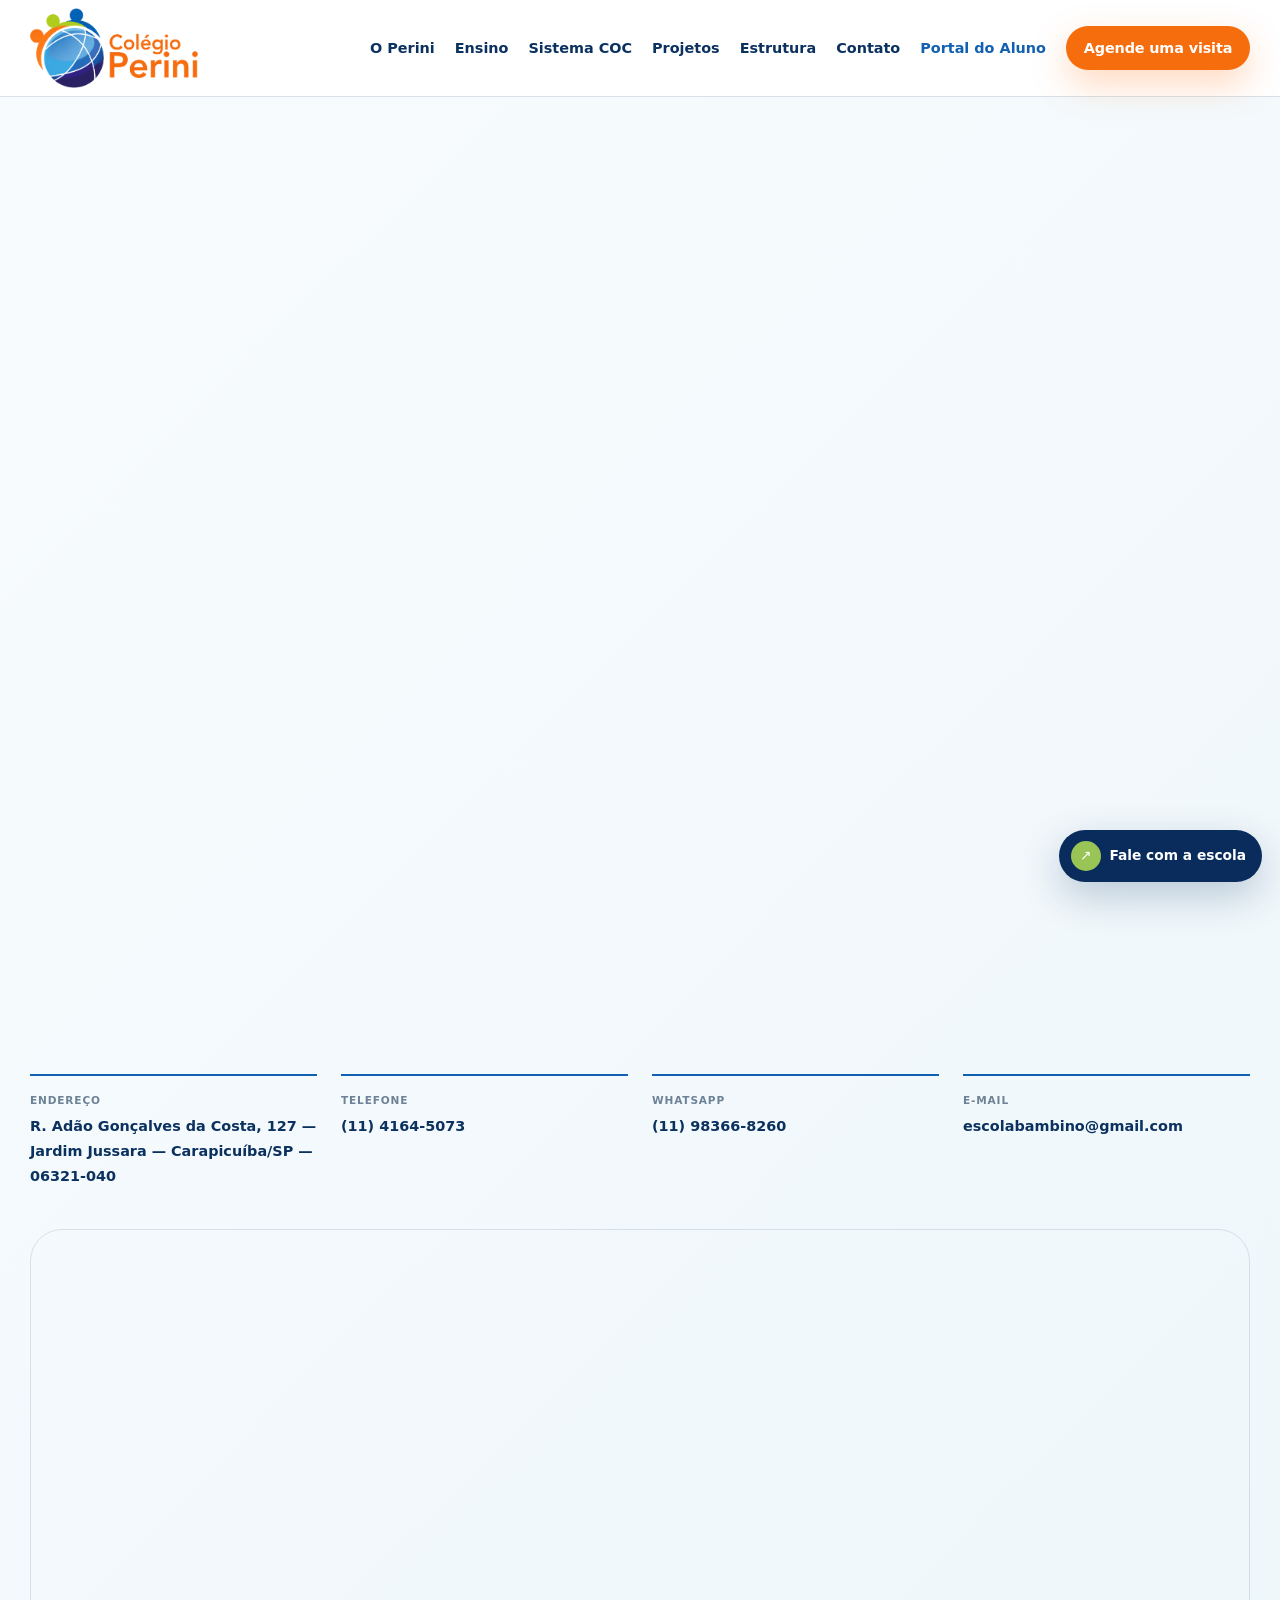
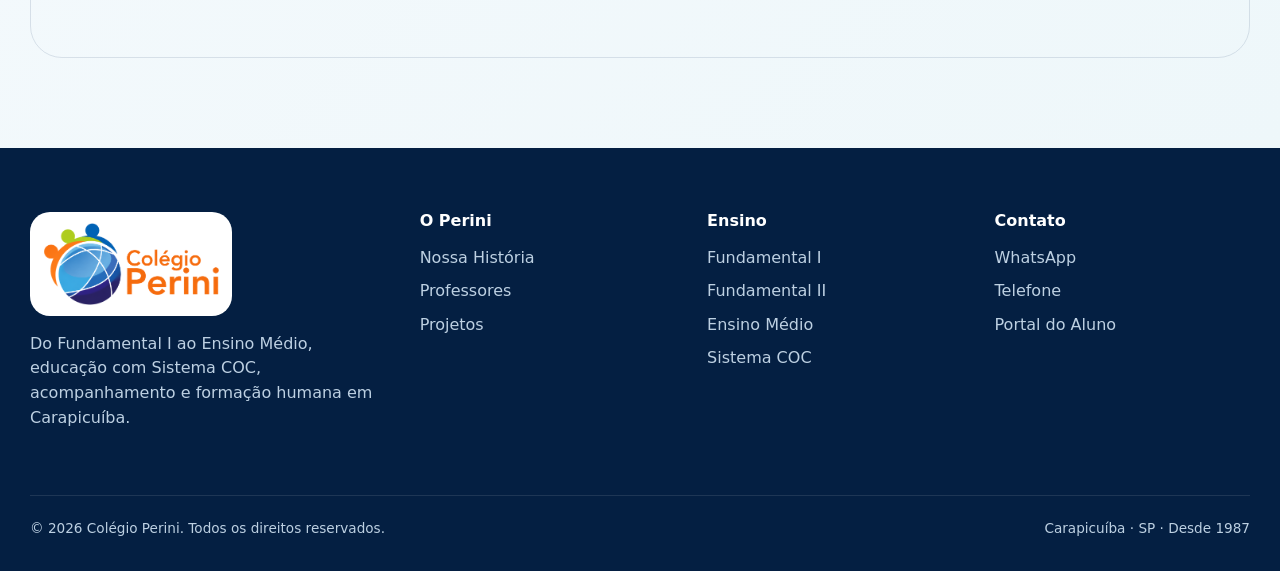
<file: contato/index.html>
<!DOCTYPE html>

<html lang="pt-BR"><head><meta charset="utf-8"/><meta content="width=device-width,initial-scale=1,viewport-fit=cover" name="viewport"/><title>Contato e agendamento de visita | Colégio Perini</title><meta content="Agende uma visita ao Colégio Perini em Carapicuíba. Informe a etapa de interesse e continue o atendimento pelo WhatsApp." name="description"/><link href="https://periniebambino.github.io/colegioperini/contato/" rel="canonical"/><meta content="index,follow" name="robots"/><meta content="#0b4e90" name="theme-color"/><meta content="Agende uma visita | Colégio Perini" property="og:title"/><meta content="Conheça o Colégio Perini de perto e converse com nossa equipe." property="og:description"/><meta content="https://periniebambino.github.io/colegioperini/assets/og/perini-social.jpg" property="og:image"/><link href="../assets/icons/favicon-32.png" rel="icon"/><link href="../css/tokens.css" rel="stylesheet"/><link href="../css/base.css" rel="stylesheet"/><link href="../css/components.css" rel="stylesheet"/><link href="../css/responsive.css" rel="stylesheet"/><meta content="pt_BR" property="og:locale"/><meta content="website" property="og:type"/><meta content="Colégio Perini" property="og:site_name"/><meta content="https://periniebambino.github.io/colegioperini/contato/" property="og:url"/><meta content="summary_large_image" name="twitter:card"/></head><body class="inner-page"><a class="skip-link" href="#conteudo">Pular para o conteúdo</a><header class="site-header" id="site-header"><div class="container nav-shell"><a aria-label="Colégio Perini — início" class="brand" href="../"><img alt="Colégio Perini" height="414" src="../assets/brand/logo-colegio-perini-cropped.webp" width="879"/></a><nav aria-label="Navegação principal" class="desktop-nav"><a href="../#perini">O Perini</a><a href="../#ensino">Ensino</a><a href="../sistema-de-ensino/">Sistema COC</a><a href="../#projetos">Projetos</a><a href="../estrutura-e-vida-escolar/">Estrutura</a><a href="../contato/">Contato</a><a class="portal-link" data-portal="" data-track="portal" href="https://portal.coc.com.br/" rel="noopener noreferrer" target="_blank">Portal do Aluno</a><a class="btn btn-primary btn-sm" data-track="visita-header" data-visit-link="" href="https://wa.me/5511983668260?text=Ol%C3%A1%21%20Conheci%20o%20Col%C3%A9gio%20Perini%20pelo%20site%20e%20gostaria%20de%20agendar%20uma%20visita." rel="noopener noreferrer" target="_blank">Agende uma visita</a></nav><button aria-controls="mobile-menu" aria-expanded="false" aria-label="Abrir menu" class="menu-toggle" id="menu-toggle" type="button"><span aria-hidden="true"></span></button></div></header>
<div aria-hidden="true" aria-label="Menu de navegação" aria-modal="true" class="mobile-menu" id="mobile-menu" role="dialog"><div class="mobile-menu-inner"><div class="mobile-menu-top"><img alt="Colégio Perini" height="414" src="../assets/brand/logo-colegio-perini-cropped.webp" width="879"/><button aria-label="Fechar menu" class="mobile-close" id="mobile-close" type="button">×</button></div><nav aria-label="Navegação mobile"><a class="mobile-link" href="../#perini">O Perini</a><a class="mobile-link" href="../#ensino">Ensino</a><a class="mobile-link sub" href="../fundamental-1/">Fundamental I</a><a class="mobile-link sub" href="../fundamental-2/">Fundamental II</a><a class="mobile-link sub" href="../ensino-medio/">Ensino Médio</a><a class="mobile-link" href="../sistema-de-ensino/">Sistema COC</a><a class="mobile-link" href="../#projetos">Projetos</a><a class="mobile-link" href="../estrutura-e-vida-escolar/">Estrutura</a><a class="mobile-link" href="../contato/">Contato</a></nav><div class="mobile-menu-actions"><a class="btn btn-primary" data-track="visita-menu" data-visit-link="" href="https://wa.me/5511983668260?text=Ol%C3%A1%21%20Conheci%20o%20Col%C3%A9gio%20Perini%20pelo%20site%20e%20gostaria%20de%20agendar%20uma%20visita." rel="noopener noreferrer" target="_blank">Agende uma visita</a><a class="btn btn-ghost" data-portal="" href="https://portal.coc.com.br/" rel="noopener noreferrer" target="_blank">Portal do Aluno</a></div></div></div><main id="conteudo"><section class="visit-page" id="agendar"><div class="container visit-layout"><div class="visit-side"><div class="visit-intro" data-reveal=""><span class="eyebrow">Agendamento de visita</span><h1 data-contact-page-title="">Agende uma visita e conheça o Perini de perto.</h1><p data-contact-page-text="">Conte em que etapa seu filho está e deixe um contato. Ao continuar, o site prepara sua mensagem e abre o WhatsApp da escola para você confirmar o envio.</p><div class="page-proof"><span>Carapicuíba</span><span>Desde 1987</span><span>Fundamental ao Ensino Médio</span></div>
</div><figure class="visit-team-photo" data-reveal="">
<img alt="Direção do Colégio Perini em ambiente de trabalho" data-real-image="direction" decoding="async" height="1254" loading="lazy" sizes="(max-width:1080px) 92vw, 34vw" src="../assets/real/direcao.webp" srcset="../assets/real/direcao-720.webp 720w, ../assets/real/direcao-1200.webp 1200w, ../assets/real/direcao.webp 1254w" width="1254"/>
<figcaption>Direção do Colégio Perini.</figcaption>
</figure></div><form class="visit-form" data-reveal="" id="visit-form"><div class="form-grid"><div class="field"><label for="responsavel">Nome do responsável *</label><input autocomplete="name" id="responsavel" name="responsavel" required=""/></div><div class="field"><label for="aluno">Nome do aluno(a) *</label><input id="aluno" name="aluno" required=""/></div><div class="field"><label for="etapa">Etapa de interesse *</label><select id="etapa" name="etapa" required=""><option value="">Selecione</option><option>Ensino Fundamental I</option><option>Ensino Fundamental II</option><option>Ensino Médio</option></select></div><div class="field"><label for="whatsapp">WhatsApp para retorno *</label><input autocomplete="tel" id="whatsapp" inputmode="tel" name="whatsapp" placeholder="(11) 99999-9999" required=""/></div><div class="field full"><label for="email">E-mail (opcional)</label><input autocomplete="email" id="email" name="email" type="email"/></div><div class="field full"><label for="mensagem">Mensagem (opcional)</label><textarea id="mensagem" name="mensagem" placeholder="Conte-nos se existe alguma dúvida específica."></textarea></div></div><p class="form-note">Seus dados não são armazenados neste site. O formulário apenas organiza a mensagem e abre o WhatsApp para você confirmar o envio.</p><div class="form-actions"><button class="btn btn-primary" data-track="formulario-visita" type="submit">Continuar pelo WhatsApp</button><a class="text-link" data-phone="" href="tel:+551141645073"><span data-phone-text="">(11) 4164-5073</span></a></div></form><noscript><a class="text-link" href="https://wa.me/5511983668260?text=Ol%C3%A1%21%20Conheci%20o%20Col%C3%A9gio%20Perini%20pelo%20site%20e%20gostaria%20de%20mais%20informa%C3%A7%C3%B5es.">JavaScript está desativado. Fale diretamente pelo WhatsApp.</a></noscript></div><div class="container"><div class="contact-cards"><div class="contact-card"><small>Endereço</small><span data-address="">R. Adão Gonçalves da Costa, 127 — Jardim Jussara — Carapicuíba/SP — 06321-040</span></div><div class="contact-card"><small>Telefone</small><a data-phone="" href="tel:+551141645073"><span data-phone-text="">(11) 4164-5073</span></a></div><div class="contact-card"><small>WhatsApp</small><a data-whatsapp="" href="https://wa.me/5511983668260?text=Ol%C3%A1%21%20Conheci%20o%20Col%C3%A9gio%20Perini%20pelo%20site%20e%20gostaria%20de%20mais%20informa%C3%A7%C3%B5es." rel="noopener noreferrer" target="_blank"><span data-whatsapp-text="">(11) 98366-8260</span></a></div><div class="contact-card"><small>E-mail</small><a data-email="" href="mailto:escolabambino@gmail.com"><span data-email-text="">escolabambino@gmail.com</span></a></div></div><div class="internal-map"><iframe id="school-map" loading="lazy" referrerpolicy="no-referrer-when-downgrade" src="https://www.google.com/maps?q=R.%20Ad%C3%A3o%20Gon%C3%A7alves%20da%20Costa%2C%20127%2C%20Carapicu%C3%ADba%2C%20SP&amp;output=embed" title="Mapa do Colégio Perini"></iframe></div></div></section></main><footer class="footer"><div class="container footer-grid"><div class="footer-brand"><div class="footer-logo-shell"><img alt="Colégio Perini" height="414" src="../assets/brand/logo-colegio-perini-cropped.webp" width="879"/></div><p>Do Fundamental I ao Ensino Médio, educação com Sistema COC, acompanhamento e formação humana em Carapicuíba.</p></div><div><h3>O Perini</h3><a href="../#historia">Nossa História</a><a href="../#professores">Professores</a><a href="../#projetos">Projetos</a></div><div><h3>Ensino</h3><a href="../fundamental-1/">Fundamental I</a><a href="../fundamental-2/">Fundamental II</a><a href="../ensino-medio/">Ensino Médio</a><a href="../sistema-de-ensino/">Sistema COC</a></div><div><h3>Contato</h3><a data-whatsapp="" href="https://wa.me/5511983668260?text=Ol%C3%A1%21%20Conheci%20o%20Col%C3%A9gio%20Perini%20pelo%20site%20e%20gostaria%20de%20mais%20informa%C3%A7%C3%B5es." rel="noopener noreferrer" target="_blank">WhatsApp</a><a data-phone="" href="tel:+551141645073">Telefone</a><a data-portal="" href="https://portal.coc.com.br/" rel="noopener noreferrer" target="_blank">Portal do Aluno</a></div></div><div class="container footer-bottom"><span>© <span data-year="">2026</span> Colégio Perini. Todos os direitos reservados.</span><span>Carapicuíba · SP · Desde 1987</span></div></footer><a aria-label="Falar com o Colégio Perini pelo WhatsApp" class="whatsapp-float" data-whatsapp="" href="https://wa.me/5511983668260?text=Ol%C3%A1%21%20Conheci%20o%20Col%C3%A9gio%20Perini%20pelo%20site%20e%20gostaria%20de%20mais%20informa%C3%A7%C3%B5es." rel="noopener noreferrer" target="_blank"><span aria-hidden="true">↗</span><b>Fale com a escola</b></a><div class="mobile-action"><a data-visit-link="" href="https://wa.me/5511983668260?text=Ol%C3%A1%21%20Conheci%20o%20Col%C3%A9gio%20Perini%20pelo%20site%20e%20gostaria%20de%20agendar%20uma%20visita." rel="noopener noreferrer" target="_blank">Agende uma visita</a></div><script id="org-schema" type="application/ld+json"></script><script id="breadcrumb-schema" type="application/ld+json"></script><script src="../js/config.js"></script><script src="../js/content.js"></script><script src="../js/images.js"></script><script src="../js/site.js"></script></body></html>
</file>
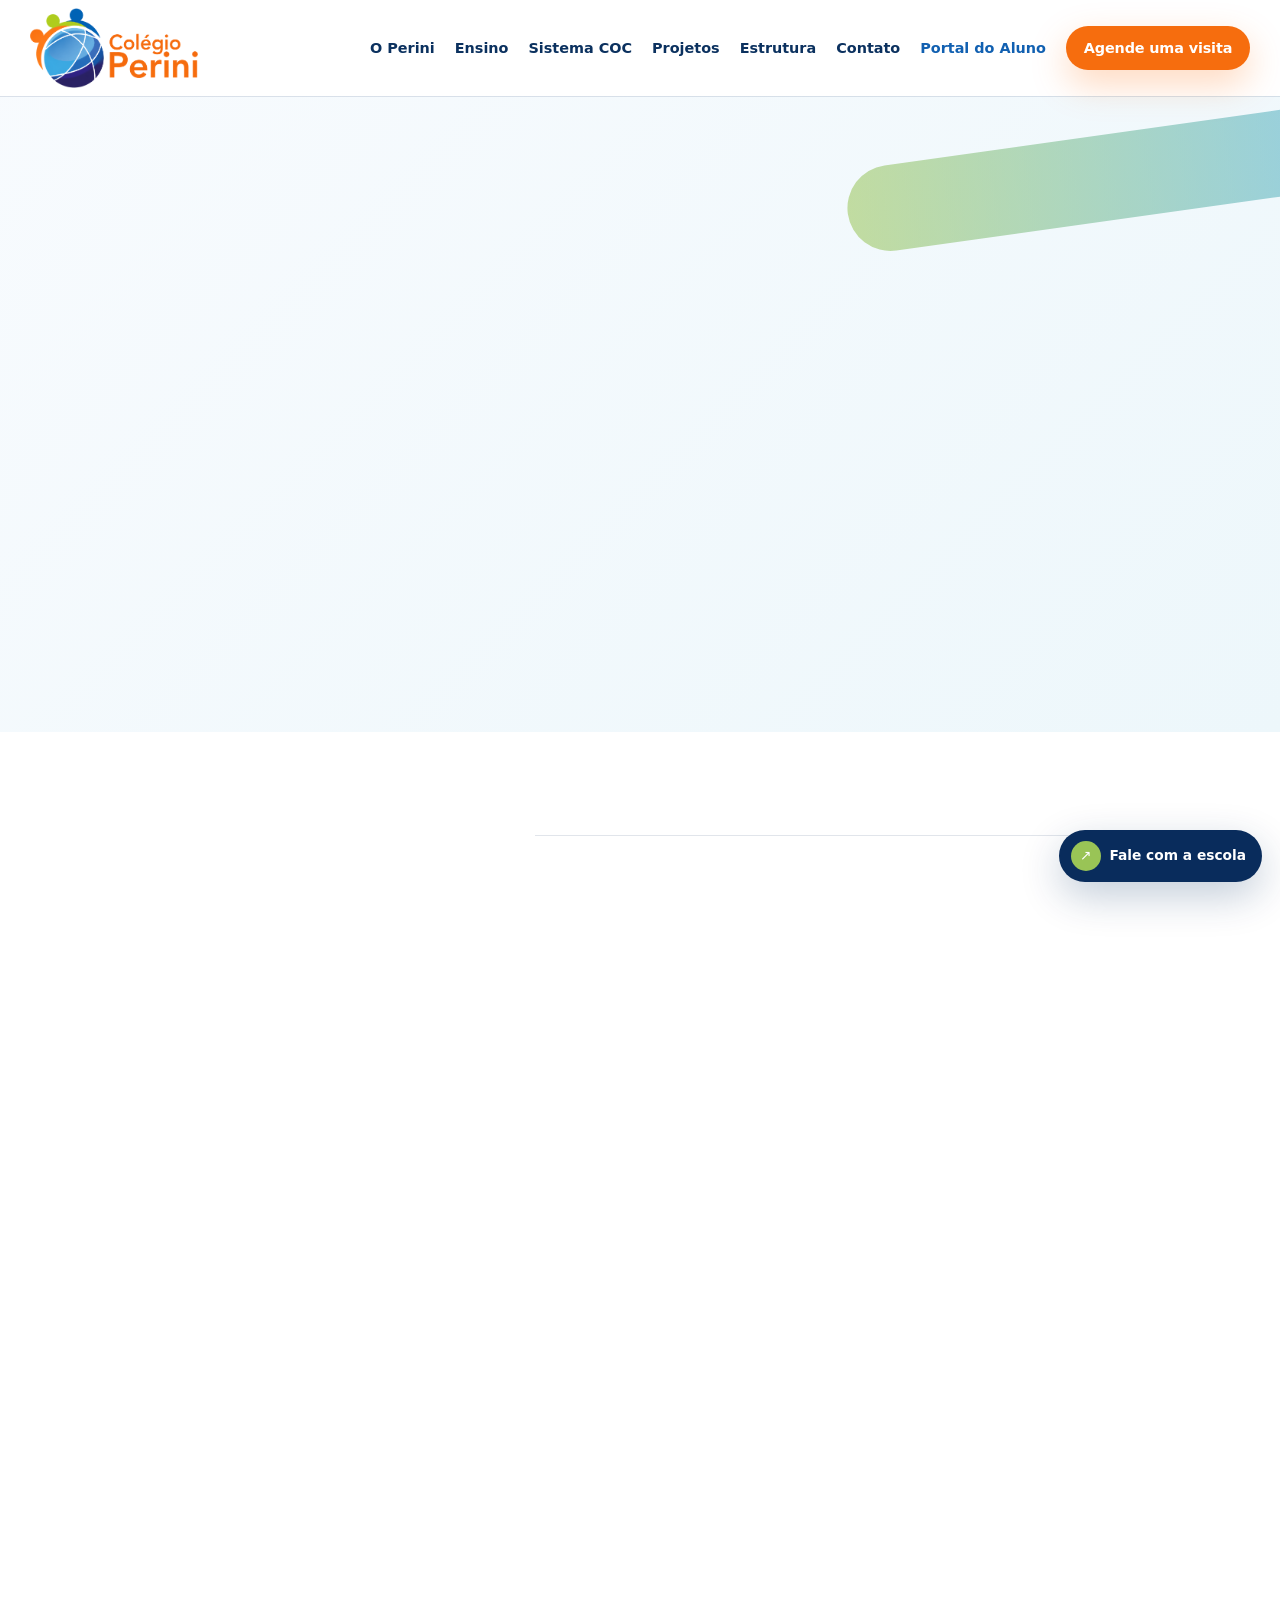
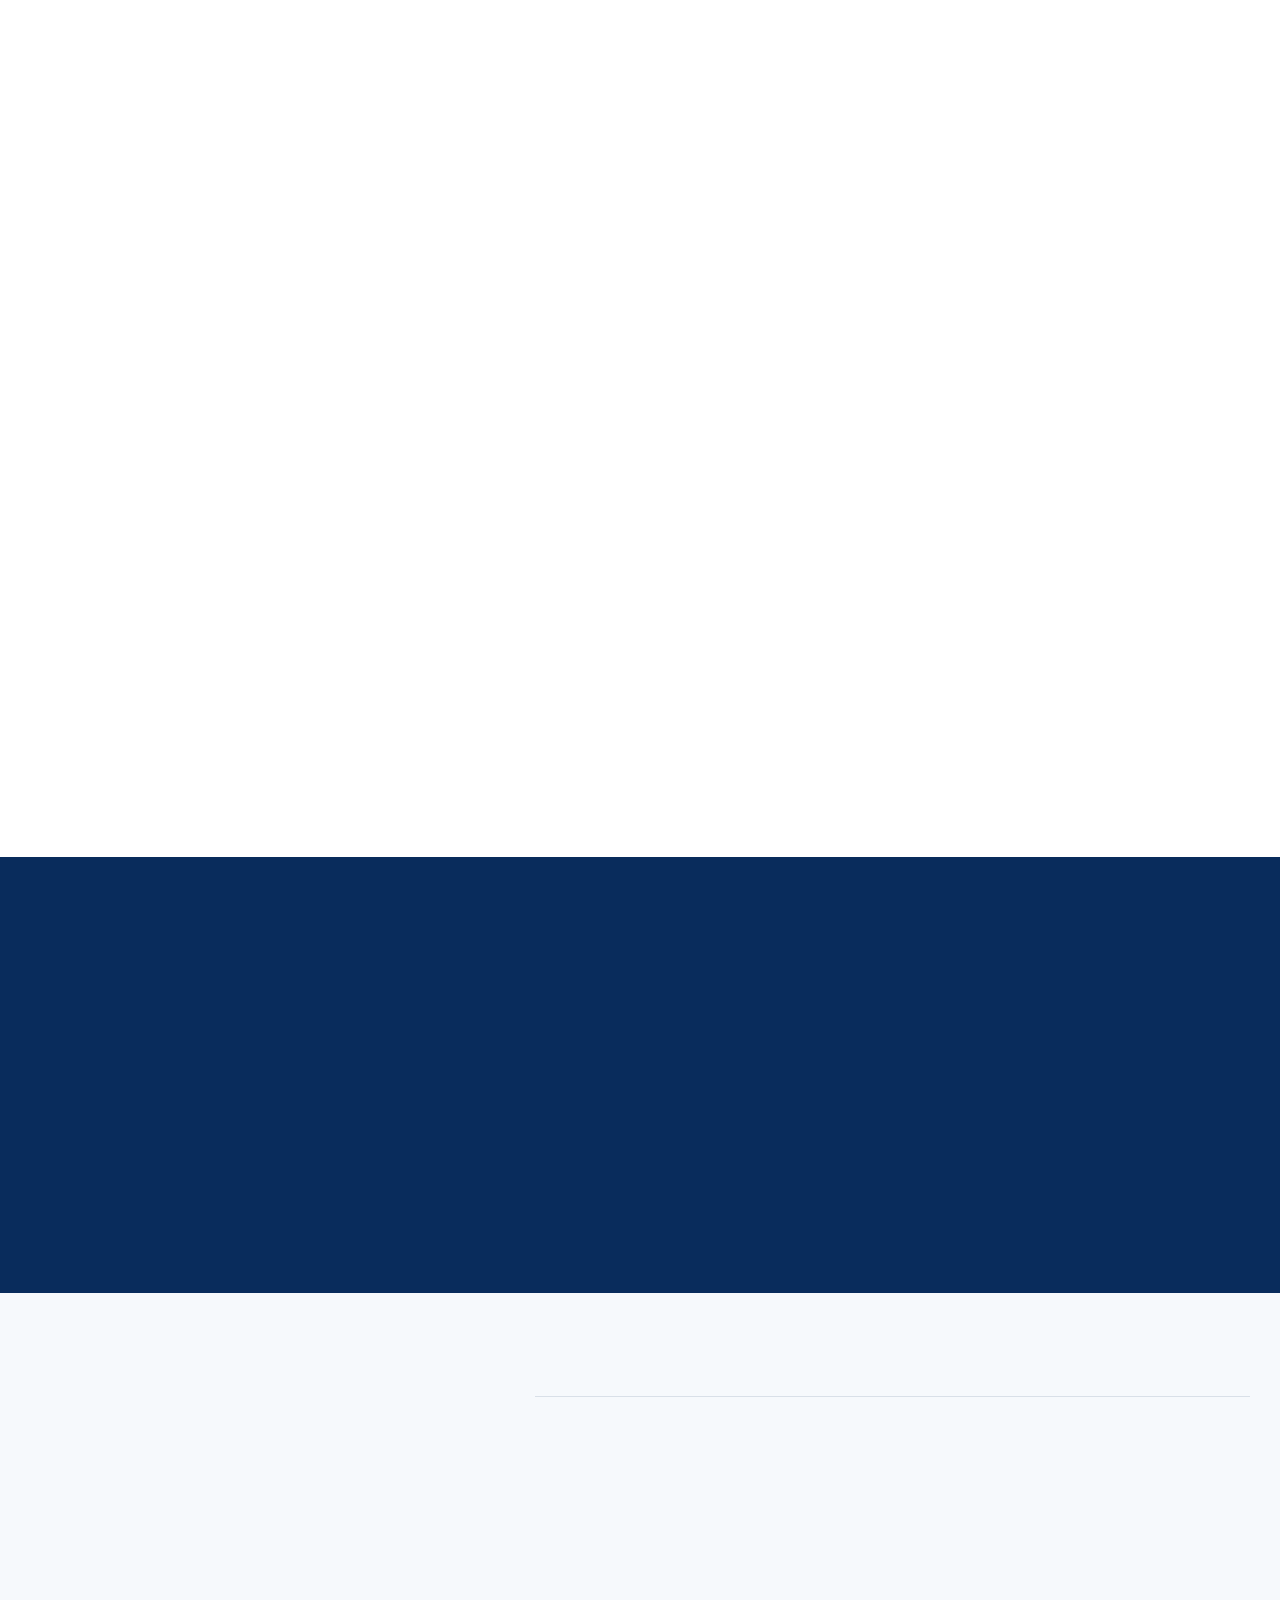
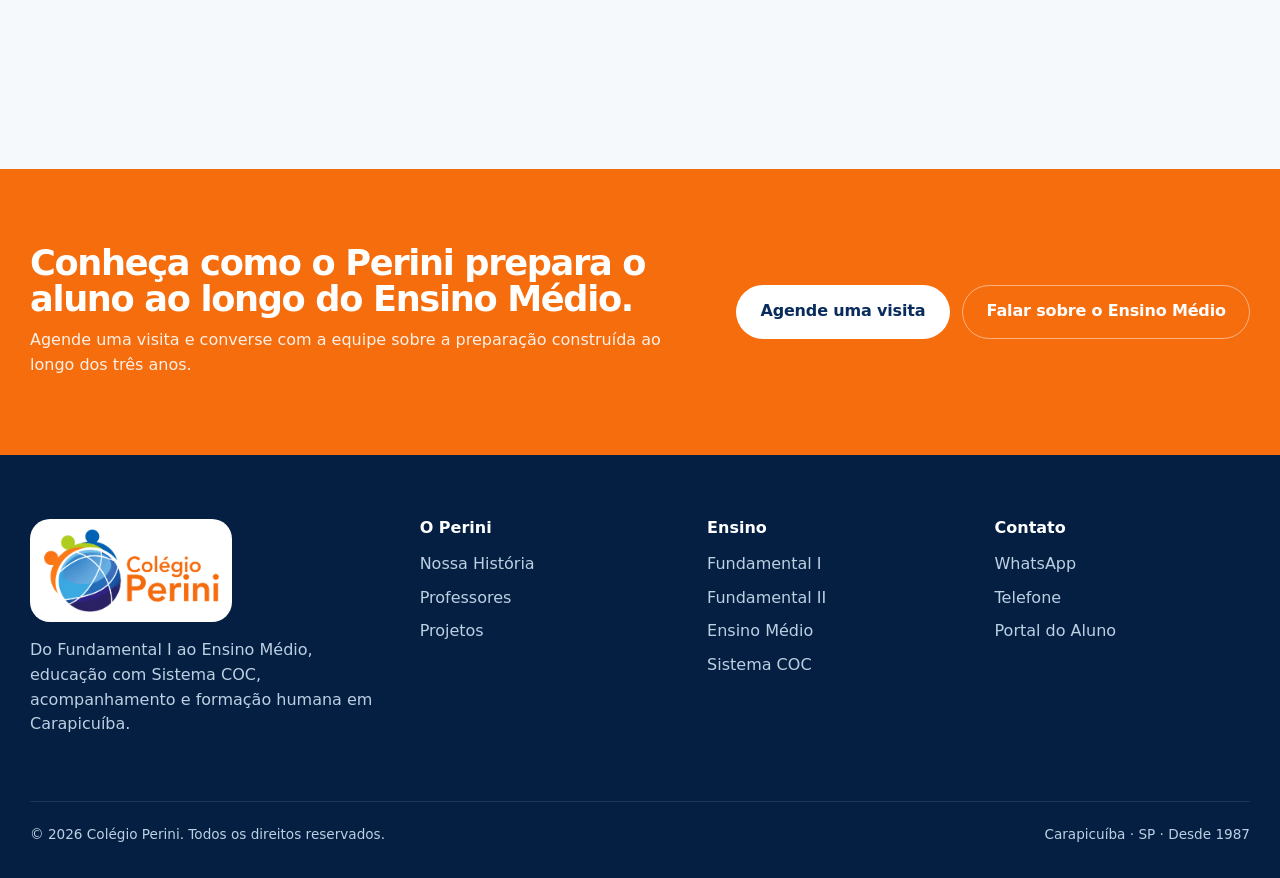
<file: ensino-medio/index.html>
<!DOCTYPE html>

<html lang="pt-BR"><head><meta charset="utf-8"/><meta content="width=device-width,initial-scale=1,viewport-fit=cover" name="viewport"/><meta content="light" name="color-scheme"/><title>Ensino Médio em Carapicuíba | Colégio Perini</title><meta content="Ensino Médio no Colégio Perini em Carapicuíba: preparação progressiva para ENEM e vestibulares, Sistema COC, simulados e acompanhamento constante." name="description"/><meta content="#0b4e90" name="theme-color"/><meta content="index,follow,max-image-preview:large" name="robots"/><link href="https://periniebambino.github.io/colegioperini/ensino-medio/" rel="canonical"/><meta content="pt_BR" property="og:locale"/><meta content="website" property="og:type"/><meta content="Colégio Perini" property="og:site_name"/><meta content="Ensino Médio em Carapicuíba | Colégio Perini" property="og:title"/><meta content="Ensino Médio no Colégio Perini em Carapicuíba: preparação progressiva para ENEM e vestibulares, Sistema COC, simulados e acompanhamento constante." property="og:description"/><meta content="https://periniebambino.github.io/colegioperini/ensino-medio/" property="og:url"/><meta content="https://periniebambino.github.io/colegioperini/assets/og/perini-social.jpg" property="og:image"/><meta content="summary_large_image" name="twitter:card"/><link href="../assets/icons/favicon-32.png" rel="icon" sizes="32x32" type="image/png"/><link href="../assets/icons/apple-touch-icon.png" rel="apple-touch-icon"/><link href="../css/tokens.css" rel="stylesheet"/><link href="../css/base.css" rel="stylesheet"/><link href="../css/components.css" rel="stylesheet"/><link href="../css/responsive.css" rel="stylesheet"/></head><body class="inner-page"><a class="skip-link" href="#conteudo">Pular para o conteúdo</a><header class="site-header" id="site-header"><div class="container nav-shell"><a aria-label="Colégio Perini — início" class="brand" href="../"><img alt="Colégio Perini" height="414" src="../assets/brand/logo-colegio-perini-cropped.webp" width="879"/></a><nav aria-label="Navegação principal" class="desktop-nav"><a href="../#perini">O Perini</a><a href="../#ensino">Ensino</a><a href="../sistema-de-ensino/">Sistema COC</a><a href="../#projetos">Projetos</a><a href="../estrutura-e-vida-escolar/">Estrutura</a><a href="../contato/">Contato</a><a class="portal-link" data-portal="" data-track="portal" href="https://portal.coc.com.br/" rel="noopener noreferrer" target="_blank">Portal do Aluno</a><a class="btn btn-primary btn-sm" data-track="visita-header" data-visit-link="" href="https://wa.me/5511983668260?text=Ol%C3%A1%21%20Conheci%20o%20Col%C3%A9gio%20Perini%20pelo%20site%20e%20gostaria%20de%20agendar%20uma%20visita." rel="noopener noreferrer" target="_blank">Agende uma visita</a></nav><button aria-controls="mobile-menu" aria-expanded="false" aria-label="Abrir menu" class="menu-toggle" id="menu-toggle" type="button"><span aria-hidden="true"></span></button></div></header>
<div aria-hidden="true" aria-label="Menu de navegação" aria-modal="true" class="mobile-menu" id="mobile-menu" role="dialog"><div class="mobile-menu-inner"><div class="mobile-menu-top"><img alt="Colégio Perini" height="414" src="../assets/brand/logo-colegio-perini-cropped.webp" width="879"/><button aria-label="Fechar menu" class="mobile-close" id="mobile-close" type="button">×</button></div><nav aria-label="Navegação mobile"><a class="mobile-link" href="../#perini">O Perini</a><a class="mobile-link" href="../#ensino">Ensino</a><a class="mobile-link sub" href="../fundamental-1/">Fundamental I</a><a class="mobile-link sub" href="../fundamental-2/">Fundamental II</a><a class="mobile-link sub" href="../ensino-medio/">Ensino Médio</a><a class="mobile-link" href="../sistema-de-ensino/">Sistema COC</a><a class="mobile-link" href="../#projetos">Projetos</a><a class="mobile-link" href="../estrutura-e-vida-escolar/">Estrutura</a><a class="mobile-link" href="../contato/">Contato</a></nav><div class="mobile-menu-actions"><a class="btn btn-primary" data-track="visita-menu" data-visit-link="" href="https://wa.me/5511983668260?text=Ol%C3%A1%21%20Conheci%20o%20Col%C3%A9gio%20Perini%20pelo%20site%20e%20gostaria%20de%20agendar%20uma%20visita." rel="noopener noreferrer" target="_blank">Agende uma visita</a><a class="btn btn-ghost" data-portal="" href="https://portal.coc.com.br/" rel="noopener noreferrer" target="_blank">Portal do Aluno</a></div></div></div><main id="conteudo"><section class="page-hero"><div class="container page-hero-layout"><div class="page-hero-copy" data-reveal=""><div class="page-breadcrumb"><a href="../">Início</a><span>›</span><span>Preparação que começa desde o primeiro dia.</span></div><span class="eyebrow">Colégio Perini · Carapicuíba</span><h1>Preparação que começa desde o primeiro dia.</h1><p>Ao longo dos três anos, base, avaliações, simulados e estratégias de estudo constroem uma preparação progressiva para o Ensino Superior.</p><div class="page-hero-actions"><a class="btn btn-primary" data-track="visita-page" data-visit-link="" href="https://wa.me/5511983668260?text=Ol%C3%A1%21%20Conheci%20o%20Col%C3%A9gio%20Perini%20pelo%20site%20e%20gostaria%20de%20agendar%20uma%20visita." rel="noopener noreferrer" target="_blank">Agende uma visita</a><a class="btn btn-outline" data-whatsapp="" href="https://wa.me/5511983668260?text=Ol%C3%A1%21%20Conheci%20o%20Col%C3%A9gio%20Perini%20pelo%20site%20e%20gostaria%20de%20mais%20informa%C3%A7%C3%B5es." rel="noopener noreferrer" target="_blank">Fale pelo WhatsApp</a></div><div class="page-proof"><span>Desde 1987</span><span>Sistema COC</span><span>Acompanhamento próximo</span></div></div><div class="page-hero-media" data-reveal=""><img alt="Estudantes do Colégio Perini representando a jornada até o Ensino Médio" decoding="async" fetchpriority="high" height="941" src="../assets/hero/jornada-perini.webp" width="1672"/></div></div></section><section class="editorial-section"><div class="container editorial-layout"><div class="editorial-intro" data-reveal=""><span class="kicker">Ensino Médio</span><h2>A preparação é construída ao longo dos três anos.</h2><p>Da construção da base ao Terceirão, avaliações, simulados e estratégias de estudo ganham intensidade conforme o aluno avança.</p><div class="stats-row"><div class="stat-box"><strong>5</strong><span>Simulados ENEM</span></div><div class="stat-box"><strong>4</strong><span>Simulados COC</span></div></div></div><div class="editorial-stack"><article class="editorial-item" data-reveal=""><span>01</span><div><h3>1ª e 2ª séries — construção da base</h3><p>Nos dois primeiros anos, os estudantes desenvolvem os conteúdos previstos para o Ensino Médio, realizam avaliações do Sistema COC e têm os primeiros contatos com simulados no formato ENEM.</p><div class="bullet-inline"><span>Organização</span><span>Autonomia</span><span>Estratégias de estudo</span></div></div></article><article class="editorial-item" data-reveal=""><span>02</span><div><h3>3ª série — Terceirão</h3><p>A etapa intensifica revisão e aprofundamento dos conteúdos, resolução de questões e aperfeiçoamento das estratégias de prova para o ENEM e os principais vestibulares.</p><div class="bullet-inline"><span>Revisão</span><span>Questões</span><span>Estratégia de prova</span><span>Acompanhamento</span></div></div></article></div></div></section>
<section class="real-story-section">
<div class="container real-story-grid">
<figure class="real-story-media" data-reveal="">
<img alt="Estudantes do Ensino Médio do Colégio Perini em trabalho de campo" class="" data-real-image="fieldWork" decoding="async" height="1254" loading="lazy" sizes="(max-width:720px) 92vw, 50vw" src="../assets/real/trabalho-de-campo.webp" srcset="../assets/real/trabalho-de-campo-720.webp 720w, ../assets/real/trabalho-de-campo-1200.webp 1200w, ../assets/real/trabalho-de-campo.webp 1254w" width="1254"/>
</figure>
<div class="real-story-copy" data-reveal="">
<span class="kicker">Trabalho de campo</span>
<h2>Conhecimento também precisa encontrar o mundo real.</h2>
<p>Atividades externas ampliam repertório e aproximam o estudante de contextos reais de aprendizagem.</p>
</div>
</div>
</section><section class="content-band"><div class="container content-band-layout"><div data-reveal=""><span class="kicker kicker-light">O diferencial</span><h2>A preparação não começa na 3ª série.</h2><p>Ela começa desde o primeiro dia do Ensino Médio. Cada etapa é planejada para que o estudante avance gradualmente até o Terceirão.</p></div><div class="content-band-list" data-reveal=""><div>Material didático e avaliações do Sistema COC</div><div>Primeiros simulados no formato ENEM desde os anos iniciais do Médio</div><div>Análise dos resultados para acompanhar a evolução</div><div>Desenvolvimento de autonomia e estratégias de estudo</div></div></div></section><section class="editorial-section alt"><div class="container editorial-layout"><div class="editorial-intro" data-reveal=""><span class="kicker">Além da prova</span><h2>Escolhas também se constroem com repertório.</h2><p>Projetos como Profissões em Foco aproximam os estudantes de diferentes áreas profissionais e contribuem para escolhas mais conscientes.</p></div><div class="editorial-stack"><article class="editorial-item" data-reveal=""><span>+</span><div><h3>Conhecimento aplicado</h3><p>Projetos pedagógicos conectam pesquisa, comunicação, ciência, tecnologia, cidadania e inovação ao trabalho de sala de aula.</p></div></article><article class="editorial-item" data-reveal=""><span>+</span><div><h3>Professores e coordenação</h3><p>O acompanhamento próximo complementa os recursos do Sistema COC e ajuda o aluno a organizar sua trajetória acadêmica.</p></div></article></div></div></section><section class="page-cta"><div class="container page-cta-inner"><div><h2>Conheça como o Perini prepara o aluno ao longo do Ensino Médio.</h2><p>Agende uma visita e converse com a equipe sobre a preparação construída ao longo dos três anos.</p></div><div class="page-cta-actions"><a class="btn btn-white" data-visit-link="" href="https://wa.me/5511983668260?text=Ol%C3%A1%21%20Conheci%20o%20Col%C3%A9gio%20Perini%20pelo%20site%20e%20gostaria%20de%20agendar%20uma%20visita." rel="noopener noreferrer" target="_blank">Agende uma visita</a><a class="btn btn-outline" data-stage-visit="Ensino Médio" href="https://wa.me/5511983668260?text=Ol%C3%A1%21%20Conheci%20o%20Col%C3%A9gio%20Perini%20pelo%20site%20e%20gostaria%20de%20informa%C3%A7%C3%B5es%20sobre%20Ensino%20M%C3%A9dio." rel="noopener noreferrer" target="_blank">Falar sobre o Ensino Médio</a></div></div></section></main><footer class="footer"><div class="container footer-grid"><div class="footer-brand"><div class="footer-logo-shell"><img alt="Colégio Perini" height="414" src="../assets/brand/logo-colegio-perini-cropped.webp" width="879"/></div><p>Do Fundamental I ao Ensino Médio, educação com Sistema COC, acompanhamento e formação humana em Carapicuíba.</p></div><div><h3>O Perini</h3><a href="../#historia">Nossa História</a><a href="../#professores">Professores</a><a href="../#projetos">Projetos</a></div><div><h3>Ensino</h3><a href="../fundamental-1/">Fundamental I</a><a href="../fundamental-2/">Fundamental II</a><a href="../ensino-medio/">Ensino Médio</a><a href="../sistema-de-ensino/">Sistema COC</a></div><div><h3>Contato</h3><a data-whatsapp="" href="https://wa.me/5511983668260?text=Ol%C3%A1%21%20Conheci%20o%20Col%C3%A9gio%20Perini%20pelo%20site%20e%20gostaria%20de%20mais%20informa%C3%A7%C3%B5es." rel="noopener noreferrer" target="_blank">WhatsApp</a><a data-phone="" href="tel:+551141645073">Telefone</a><a data-portal="" href="https://portal.coc.com.br/" rel="noopener noreferrer" target="_blank">Portal do Aluno</a></div></div><div class="container footer-bottom"><span>© <span data-year="">2026</span> Colégio Perini. Todos os direitos reservados.</span><span>Carapicuíba · SP · Desde 1987</span></div></footer><a aria-label="Falar com o Colégio Perini pelo WhatsApp" class="whatsapp-float" data-whatsapp="" href="https://wa.me/5511983668260?text=Ol%C3%A1%21%20Conheci%20o%20Col%C3%A9gio%20Perini%20pelo%20site%20e%20gostaria%20de%20mais%20informa%C3%A7%C3%B5es." rel="noopener noreferrer" target="_blank"><span aria-hidden="true">↗</span><b>Fale com a escola</b></a><div class="mobile-action"><a data-visit-link="" href="https://wa.me/5511983668260?text=Ol%C3%A1%21%20Conheci%20o%20Col%C3%A9gio%20Perini%20pelo%20site%20e%20gostaria%20de%20agendar%20uma%20visita." rel="noopener noreferrer" target="_blank">Agende uma visita</a></div><script id="org-schema" type="application/ld+json"></script><script id="breadcrumb-schema" type="application/ld+json"></script><script src="../js/config.js"></script><script src="../js/content.js"></script><script src="../js/images.js"></script><script src="../js/site.js"></script></body></html>
</file>
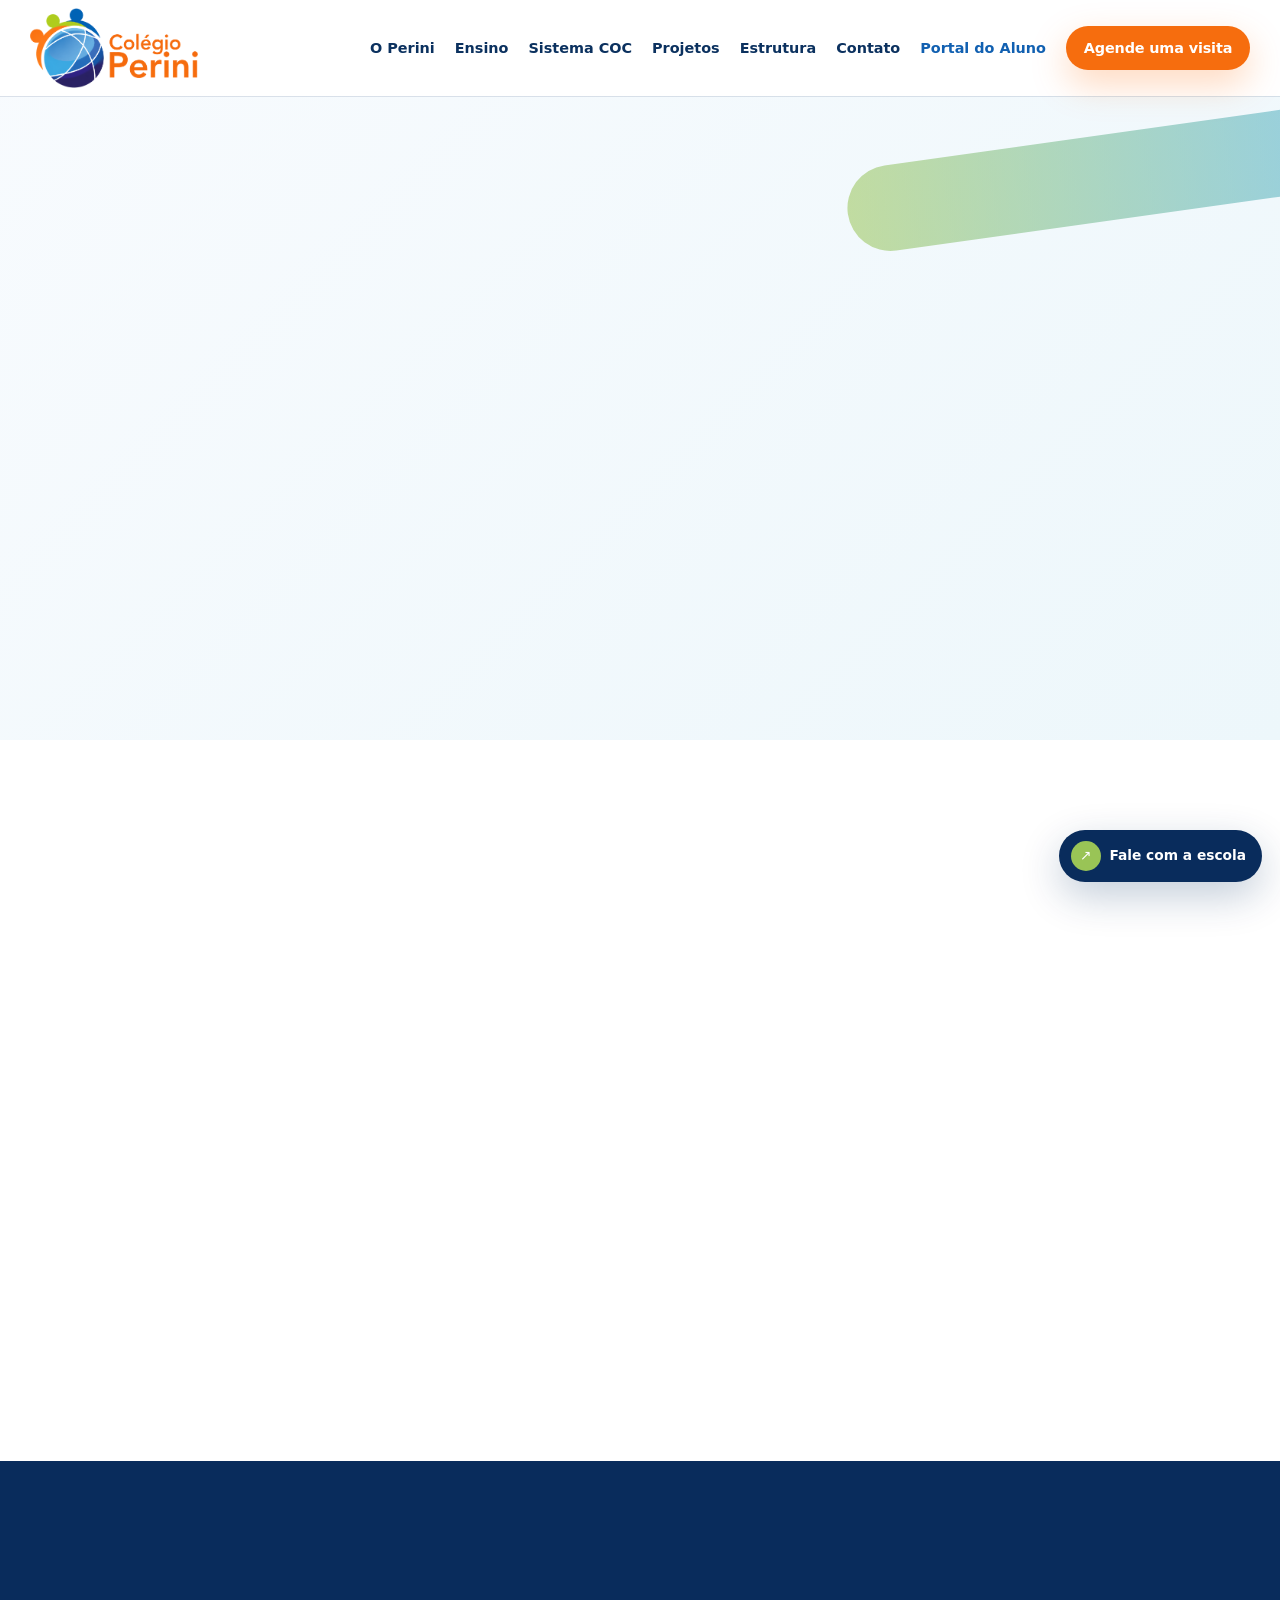
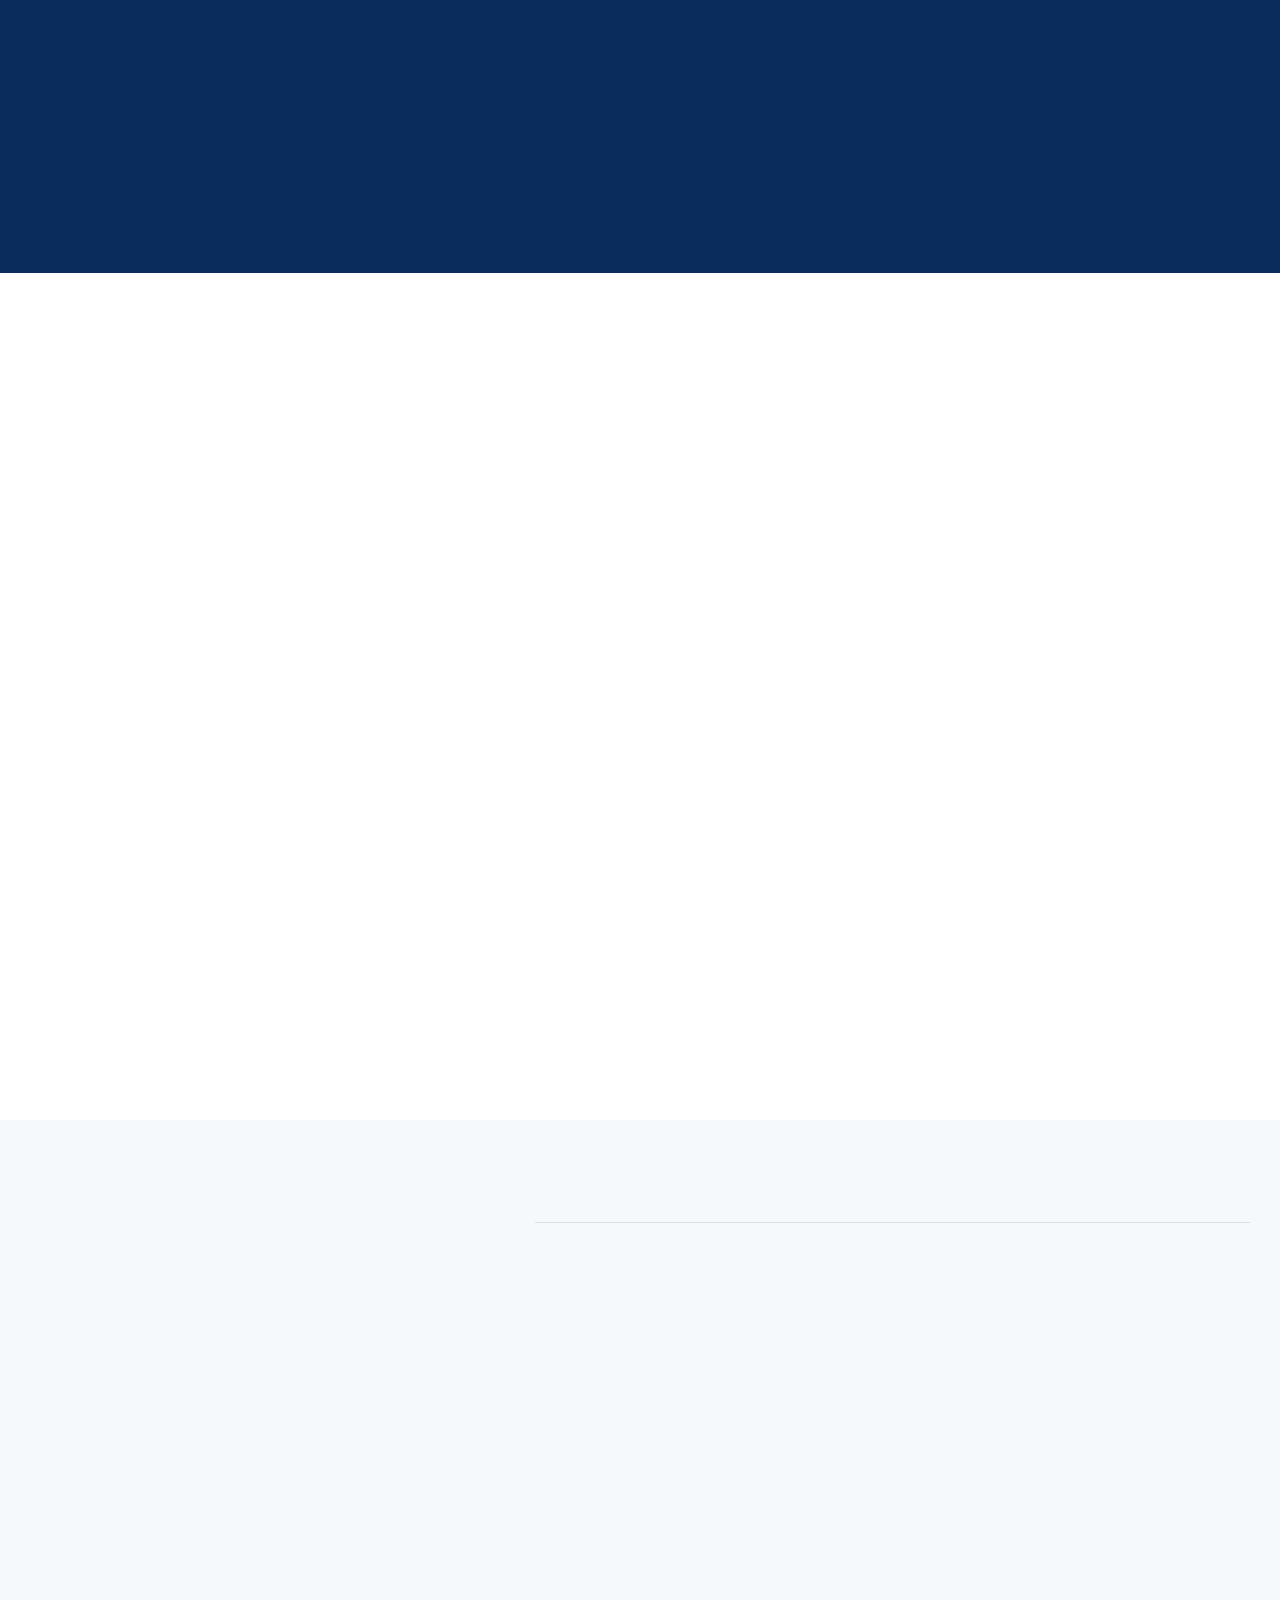
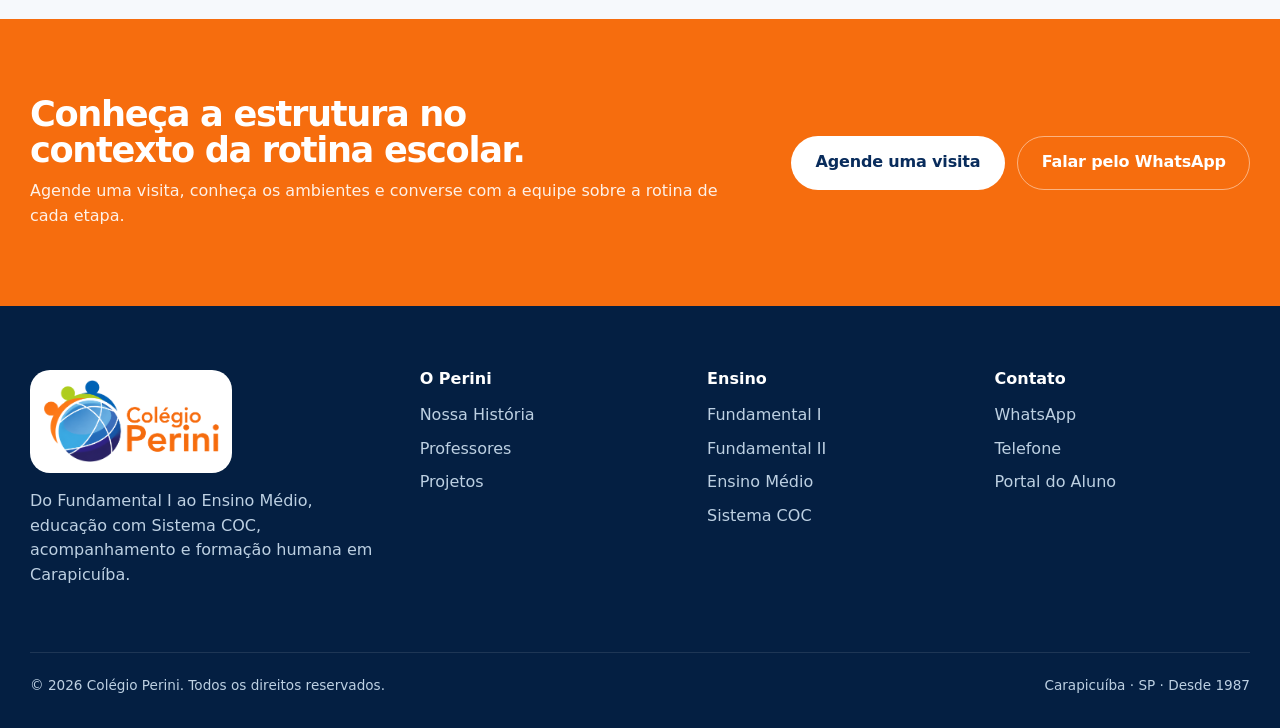
<file: estrutura-e-vida-escolar/index.html>
<!DOCTYPE html>

<html lang="pt-BR"><head><meta charset="utf-8"/><meta content="width=device-width,initial-scale=1,viewport-fit=cover" name="viewport"/><meta content="light" name="color-scheme"/><title>Estrutura e vida escolar | Colégio Perini em Carapicuíba</title><meta content="Conheça os ambientes e a vida escolar do Colégio Perini em Carapicuíba: salas, laboratório de ciências, biblioteca, quadra e projetos pedagógicos." name="description"/><meta content="#0b4e90" name="theme-color"/><meta content="index,follow,max-image-preview:large" name="robots"/><link href="https://periniebambino.github.io/colegioperini/estrutura-e-vida-escolar/" rel="canonical"/><meta content="pt_BR" property="og:locale"/><meta content="website" property="og:type"/><meta content="Colégio Perini" property="og:site_name"/><meta content="Estrutura e vida escolar | Colégio Perini em Carapicuíba" property="og:title"/><meta content="Conheça os ambientes e a vida escolar do Colégio Perini em Carapicuíba: salas, laboratório de ciências, biblioteca, quadra e projetos pedagógicos." property="og:description"/><meta content="https://periniebambino.github.io/colegioperini/estrutura-e-vida-escolar/" property="og:url"/><meta content="https://periniebambino.github.io/colegioperini/assets/og/perini-social.jpg" property="og:image"/><meta content="summary_large_image" name="twitter:card"/><link href="../assets/icons/favicon-32.png" rel="icon" sizes="32x32" type="image/png"/><link href="../assets/icons/apple-touch-icon.png" rel="apple-touch-icon"/><link href="../css/tokens.css" rel="stylesheet"/><link href="../css/base.css" rel="stylesheet"/><link href="../css/components.css" rel="stylesheet"/><link href="../css/responsive.css" rel="stylesheet"/></head><body class="inner-page"><a class="skip-link" href="#conteudo">Pular para o conteúdo</a><header class="site-header" id="site-header"><div class="container nav-shell"><a aria-label="Colégio Perini — início" class="brand" href="../"><img alt="Colégio Perini" height="414" src="../assets/brand/logo-colegio-perini-cropped.webp" width="879"/></a><nav aria-label="Navegação principal" class="desktop-nav"><a href="../#perini">O Perini</a><a href="../#ensino">Ensino</a><a href="../sistema-de-ensino/">Sistema COC</a><a href="../#projetos">Projetos</a><a href="../estrutura-e-vida-escolar/">Estrutura</a><a href="../contato/">Contato</a><a class="portal-link" data-portal="" data-track="portal" href="https://portal.coc.com.br/" rel="noopener noreferrer" target="_blank">Portal do Aluno</a><a class="btn btn-primary btn-sm" data-track="visita-header" data-visit-link="" href="https://wa.me/5511983668260?text=Ol%C3%A1%21%20Conheci%20o%20Col%C3%A9gio%20Perini%20pelo%20site%20e%20gostaria%20de%20agendar%20uma%20visita." rel="noopener noreferrer" target="_blank">Agende uma visita</a></nav><button aria-controls="mobile-menu" aria-expanded="false" aria-label="Abrir menu" class="menu-toggle" id="menu-toggle" type="button"><span aria-hidden="true"></span></button></div></header>
<div aria-hidden="true" aria-label="Menu de navegação" aria-modal="true" class="mobile-menu" id="mobile-menu" role="dialog"><div class="mobile-menu-inner"><div class="mobile-menu-top"><img alt="Colégio Perini" height="414" src="../assets/brand/logo-colegio-perini-cropped.webp" width="879"/><button aria-label="Fechar menu" class="mobile-close" id="mobile-close" type="button">×</button></div><nav aria-label="Navegação mobile"><a class="mobile-link" href="../#perini">O Perini</a><a class="mobile-link" href="../#ensino">Ensino</a><a class="mobile-link sub" href="../fundamental-1/">Fundamental I</a><a class="mobile-link sub" href="../fundamental-2/">Fundamental II</a><a class="mobile-link sub" href="../ensino-medio/">Ensino Médio</a><a class="mobile-link" href="../sistema-de-ensino/">Sistema COC</a><a class="mobile-link" href="../#projetos">Projetos</a><a class="mobile-link" href="../estrutura-e-vida-escolar/">Estrutura</a><a class="mobile-link" href="../contato/">Contato</a></nav><div class="mobile-menu-actions"><a class="btn btn-primary" data-track="visita-menu" data-visit-link="" href="https://wa.me/5511983668260?text=Ol%C3%A1%21%20Conheci%20o%20Col%C3%A9gio%20Perini%20pelo%20site%20e%20gostaria%20de%20agendar%20uma%20visita." rel="noopener noreferrer" target="_blank">Agende uma visita</a><a class="btn btn-ghost" data-portal="" href="https://portal.coc.com.br/" rel="noopener noreferrer" target="_blank">Portal do Aluno</a></div></div></div><main id="conteudo"><section class="page-hero"><div class="container page-hero-layout"><div class="page-hero-copy" data-reveal=""><div class="page-breadcrumb"><a href="../">Início</a><span>›</span><span>Espaços e experiências que fazem parte da formação.</span></div><span class="eyebrow">Colégio Perini · Carapicuíba</span><h1>Espaços e experiências que fazem parte da formação.</h1><p>Ambientes de aprendizagem, leitura, experimentação, convivência e movimento apoiam a proposta pedagógica ao longo da jornada escolar.</p><div class="page-hero-actions"><a class="btn btn-primary" data-track="visita-page" data-visit-link="" href="https://wa.me/5511983668260?text=Ol%C3%A1%21%20Conheci%20o%20Col%C3%A9gio%20Perini%20pelo%20site%20e%20gostaria%20de%20agendar%20uma%20visita." rel="noopener noreferrer" target="_blank">Agende uma visita</a><a class="btn btn-outline" data-whatsapp="" href="https://wa.me/5511983668260?text=Ol%C3%A1%21%20Conheci%20o%20Col%C3%A9gio%20Perini%20pelo%20site%20e%20gostaria%20de%20mais%20informa%C3%A7%C3%B5es." rel="noopener noreferrer" target="_blank">Fale pelo WhatsApp</a></div><div class="page-proof"><span>Desde 1987</span><span>Sistema COC</span><span>Acompanhamento próximo</span></div></div><div class="page-hero-media" data-reveal=""><img alt="Alunos do Colégio Perini em ambiente escolar" decoding="async" fetchpriority="high" height="941" src="../assets/hero/jornada-perini.webp" width="1672"/></div></div></section><section class="editorial-section"><div class="container editorial-layout"><div class="editorial-intro" data-reveal=""><span class="kicker">Estrutura e vida escolar</span><h2>Espaços que apoiam diferentes formas de aprender.</h2><p>A estrutura divulgada pela escola reúne ambientes de aula, leitura, experimentação e práticas esportivas.</p></div><div class="structure-page-grid"><article class="structure-page-card" data-reveal=""><h3>Salas equipadas</h3><p>Ambientes preparados para a rotina escolar e o desenvolvimento das aulas.</p></article><article class="structure-page-card" data-reveal=""><h3>Laboratório de ciências</h3><p>Espaço para experimentação e aprendizagem prática.</p></article><article class="structure-page-card" data-reveal=""><h3>Biblioteca</h3><p>Leitura, pesquisa e ampliação de repertório.</p></article><article class="structure-page-card" data-reveal=""><h3>Quadra poliesportiva</h3><p>Movimento, convivência e práticas esportivas.</p></article></div></div></section><section class="content-band"><div class="container content-band-layout"><div data-reveal=""><span class="kicker kicker-light">Vida escolar</span><h2>Projetos ampliam o que acontece em sala.</h2><p>Pesquisa, cultura, ciência, tecnologia e cidadania aparecem em experiências que conectam teoria e prática.</p></div><div class="content-band-list" data-reveal=""><div>Feira Cultural e Científica</div><div>Circuito do Conhecimento</div><div>Podcast e Informativo Estudantil</div><div>Sustentabilidade, Profissões em Foco e Projetos Solidários</div></div></div></section>
<section class="real-gallery-section">
<div class="container">
<div class="section-head split-head" data-reveal="">
<div><span class="kicker">Vida escolar em imagens</span><h2>Registros reais da vida escolar.</h2></div>
<p>Atividades culturais, convivência e trabalho de campo mostram diferentes formas de participar, criar e aprender.</p>
</div>
<div class="real-gallery-grid">
<figure class="real-gallery-wide" data-reveal="">
<img alt="Estudantes e equipe em atividade cultural do Colégio Perini" data-real-image="theaterTeam" decoding="async" height="1254" loading="lazy" sizes="(max-width:1080px) 92vw, 52vw" src="../assets/real/teatro-equipe.webp" srcset="../assets/real/teatro-equipe-720.webp 720w, ../assets/real/teatro-equipe-1200.webp 1200w, ../assets/real/teatro-equipe.webp 1254w" width="1254"/>
<figcaption>Arte, expressão e participação</figcaption>
</figure>
<figure data-reveal="">
<img alt="Grupo em atividade cultural do Colégio Perini" data-real-image="theaterBackstage" decoding="async" height="1254" loading="lazy" sizes="(max-width:1080px) 92vw, 26vw" src="../assets/real/teatro-bastidores.webp" srcset="../assets/real/teatro-bastidores-720.webp 720w, ../assets/real/teatro-bastidores-1200.webp 1200w, ../assets/real/teatro-bastidores.webp 1254w" width="1254"/>
<figcaption>Bastidores de uma experiência coletiva</figcaption>
</figure>
<figure data-reveal="">
<img alt="Estudantes do Colégio Perini em atividade de trabalho de campo" data-real-image="fieldWork" decoding="async" height="1254" loading="lazy" sizes="(max-width:1080px) 92vw, 26vw" src="../assets/real/trabalho-de-campo.webp" srcset="../assets/real/trabalho-de-campo-720.webp 720w, ../assets/real/trabalho-de-campo-1200.webp 1200w, ../assets/real/trabalho-de-campo.webp 1254w" width="1254"/>
<figcaption>Aprendizagem também fora da sala</figcaption>
</figure>
</div>
</div>
</section><section class="editorial-section alt"><div class="container editorial-layout"><div class="editorial-intro" data-reveal=""><span class="kicker">Visita à escola</span><h2>Conhecer os ambientes ajuda a entender a rotina.</h2><p>A visita permite conhecer os espaços da escola e conversar com a equipe sobre como cada ambiente se conecta à proposta pedagógica e à rotina dos estudantes.</p></div><div class="editorial-stack"><article class="editorial-item" data-reveal=""><span>✓</span><div><h3>Conheça os espaços no contexto da proposta</h3><p>Na visita, converse com a equipe sobre como os ambientes apoiam diferentes momentos da jornada escolar.</p></div></article></div></div></section><section class="page-cta"><div class="container page-cta-inner"><div><h2>Conheça a estrutura no contexto da rotina escolar.</h2><p>Agende uma visita, conheça os ambientes e converse com a equipe sobre a rotina de cada etapa.</p></div><div class="page-cta-actions"><a class="btn btn-white" data-visit-link="" href="https://wa.me/5511983668260?text=Ol%C3%A1%21%20Conheci%20o%20Col%C3%A9gio%20Perini%20pelo%20site%20e%20gostaria%20de%20agendar%20uma%20visita." rel="noopener noreferrer" target="_blank">Agende uma visita</a><a class="btn btn-outline" data-whatsapp="" href="https://wa.me/5511983668260?text=Ol%C3%A1%21%20Conheci%20o%20Col%C3%A9gio%20Perini%20pelo%20site%20e%20gostaria%20de%20mais%20informa%C3%A7%C3%B5es." rel="noopener noreferrer" target="_blank">Falar pelo WhatsApp</a></div></div></section></main><footer class="footer"><div class="container footer-grid"><div class="footer-brand"><div class="footer-logo-shell"><img alt="Colégio Perini" height="414" src="../assets/brand/logo-colegio-perini-cropped.webp" width="879"/></div><p>Do Fundamental I ao Ensino Médio, educação com Sistema COC, acompanhamento e formação humana em Carapicuíba.</p></div><div><h3>O Perini</h3><a href="../#historia">Nossa História</a><a href="../#professores">Professores</a><a href="../#projetos">Projetos</a></div><div><h3>Ensino</h3><a href="../fundamental-1/">Fundamental I</a><a href="../fundamental-2/">Fundamental II</a><a href="../ensino-medio/">Ensino Médio</a><a href="../sistema-de-ensino/">Sistema COC</a></div><div><h3>Contato</h3><a data-whatsapp="" href="https://wa.me/5511983668260?text=Ol%C3%A1%21%20Conheci%20o%20Col%C3%A9gio%20Perini%20pelo%20site%20e%20gostaria%20de%20mais%20informa%C3%A7%C3%B5es." rel="noopener noreferrer" target="_blank">WhatsApp</a><a data-phone="" href="tel:+551141645073">Telefone</a><a data-portal="" href="https://portal.coc.com.br/" rel="noopener noreferrer" target="_blank">Portal do Aluno</a></div></div><div class="container footer-bottom"><span>© <span data-year="">2026</span> Colégio Perini. Todos os direitos reservados.</span><span>Carapicuíba · SP · Desde 1987</span></div></footer><a aria-label="Falar com o Colégio Perini pelo WhatsApp" class="whatsapp-float" data-whatsapp="" href="https://wa.me/5511983668260?text=Ol%C3%A1%21%20Conheci%20o%20Col%C3%A9gio%20Perini%20pelo%20site%20e%20gostaria%20de%20mais%20informa%C3%A7%C3%B5es." rel="noopener noreferrer" target="_blank"><span aria-hidden="true">↗</span><b>Fale com a escola</b></a><div class="mobile-action"><a data-visit-link="" href="https://wa.me/5511983668260?text=Ol%C3%A1%21%20Conheci%20o%20Col%C3%A9gio%20Perini%20pelo%20site%20e%20gostaria%20de%20agendar%20uma%20visita." rel="noopener noreferrer" target="_blank">Agende uma visita</a></div><script id="org-schema" type="application/ld+json"></script><script id="breadcrumb-schema" type="application/ld+json"></script><script src="../js/config.js"></script><script src="../js/content.js"></script><script src="../js/images.js"></script><script src="../js/site.js"></script></body></html>
</file>
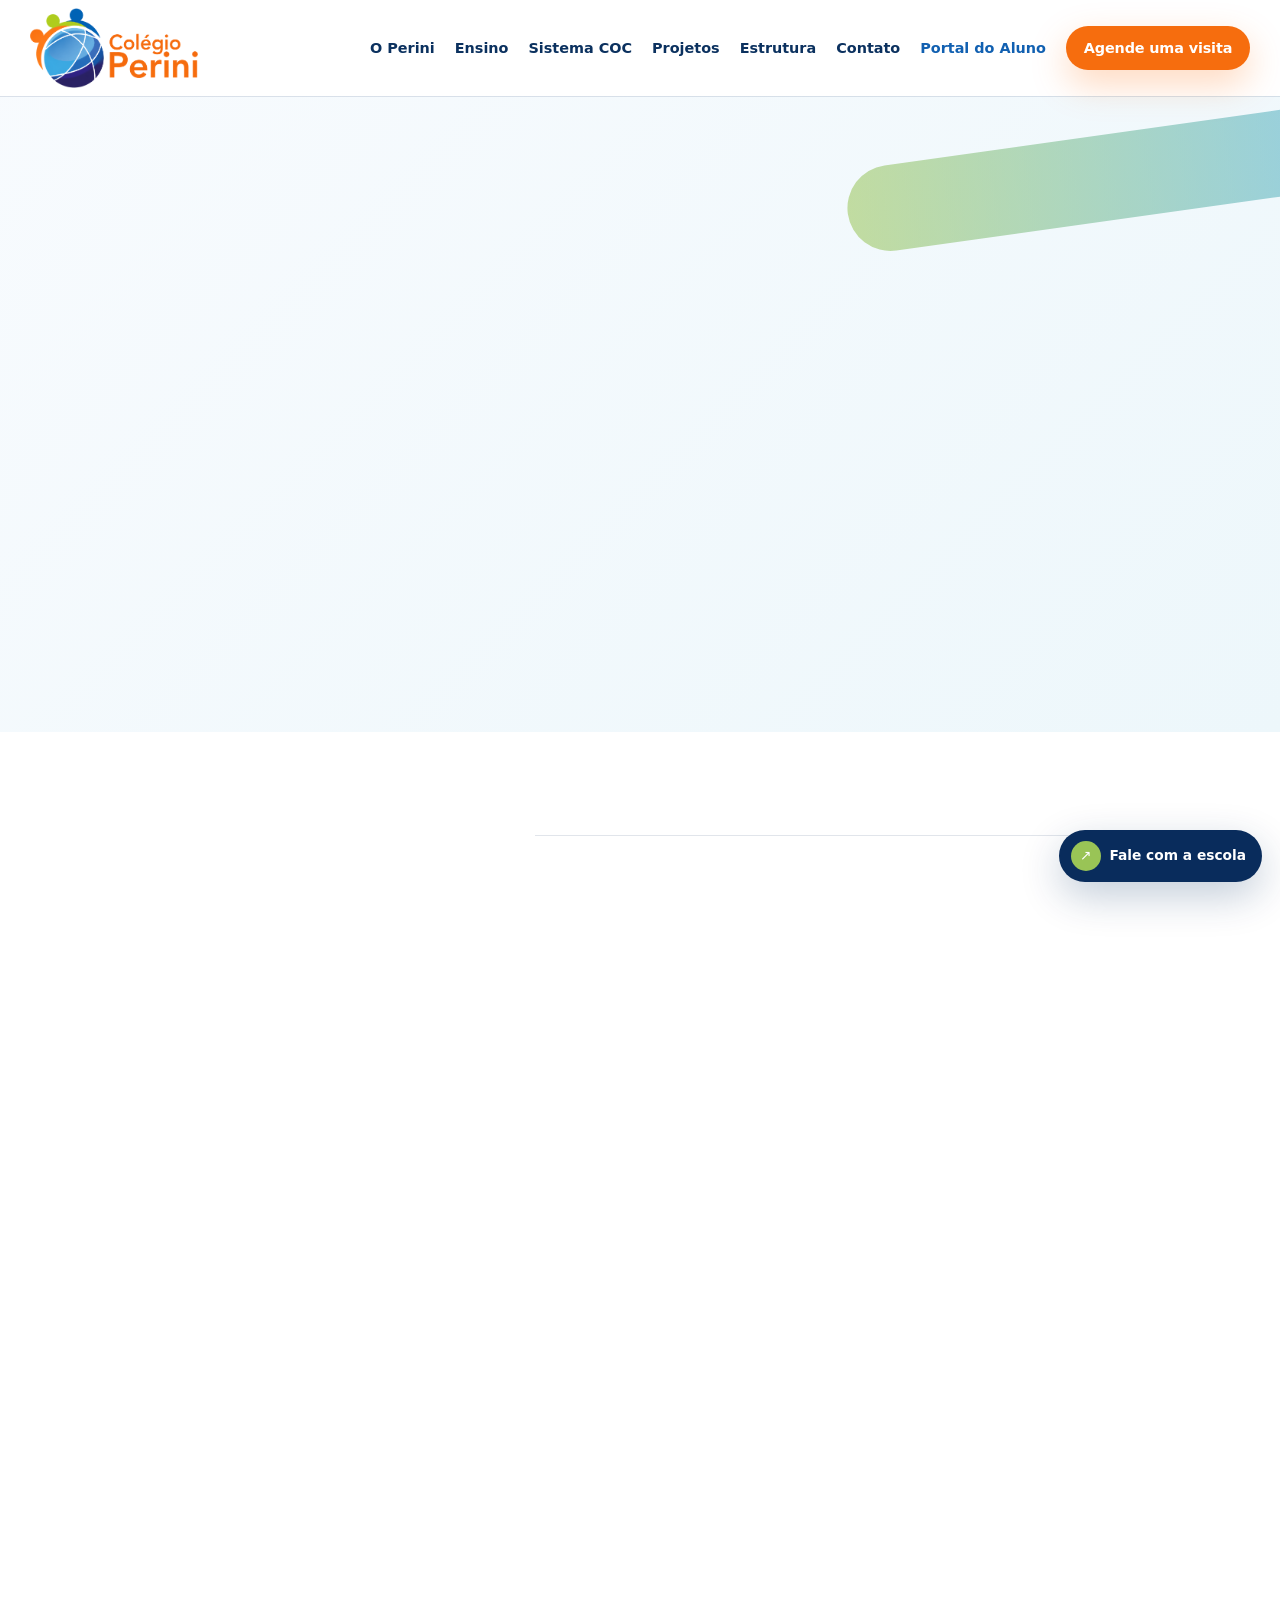
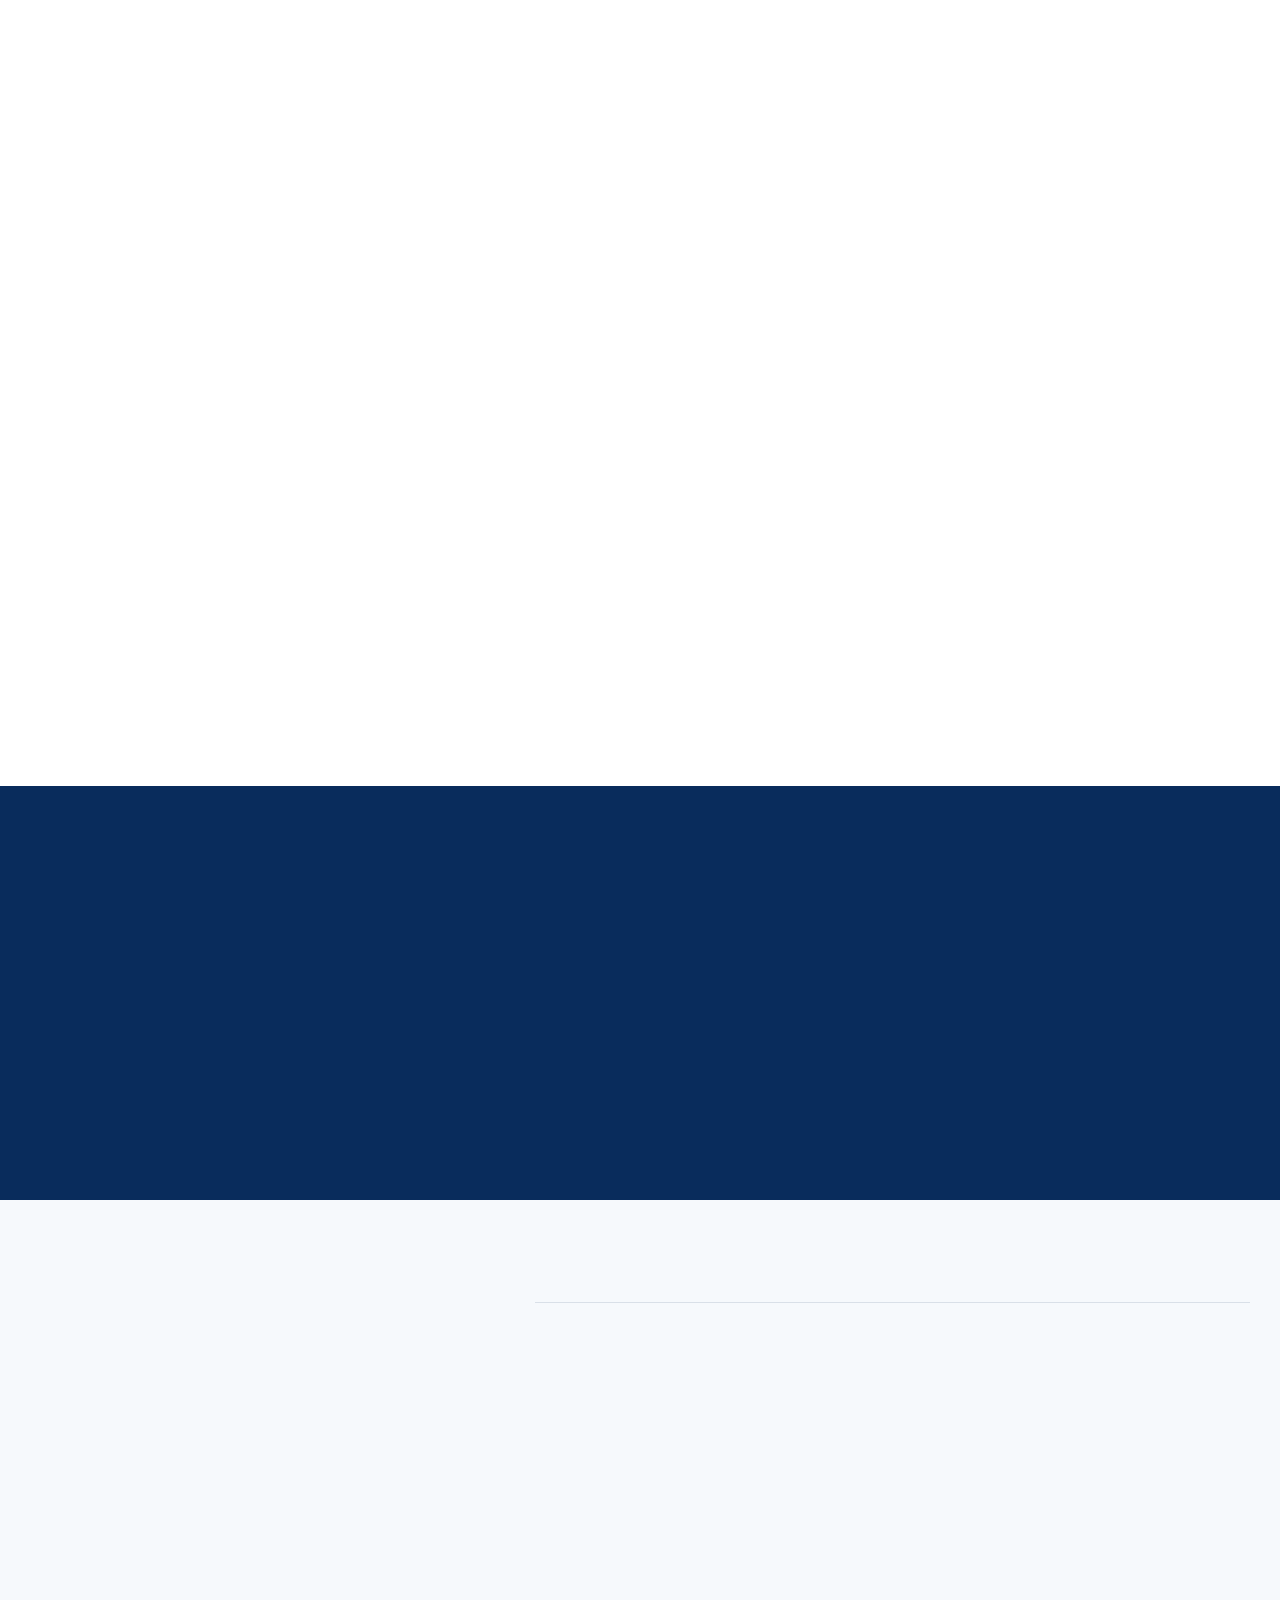
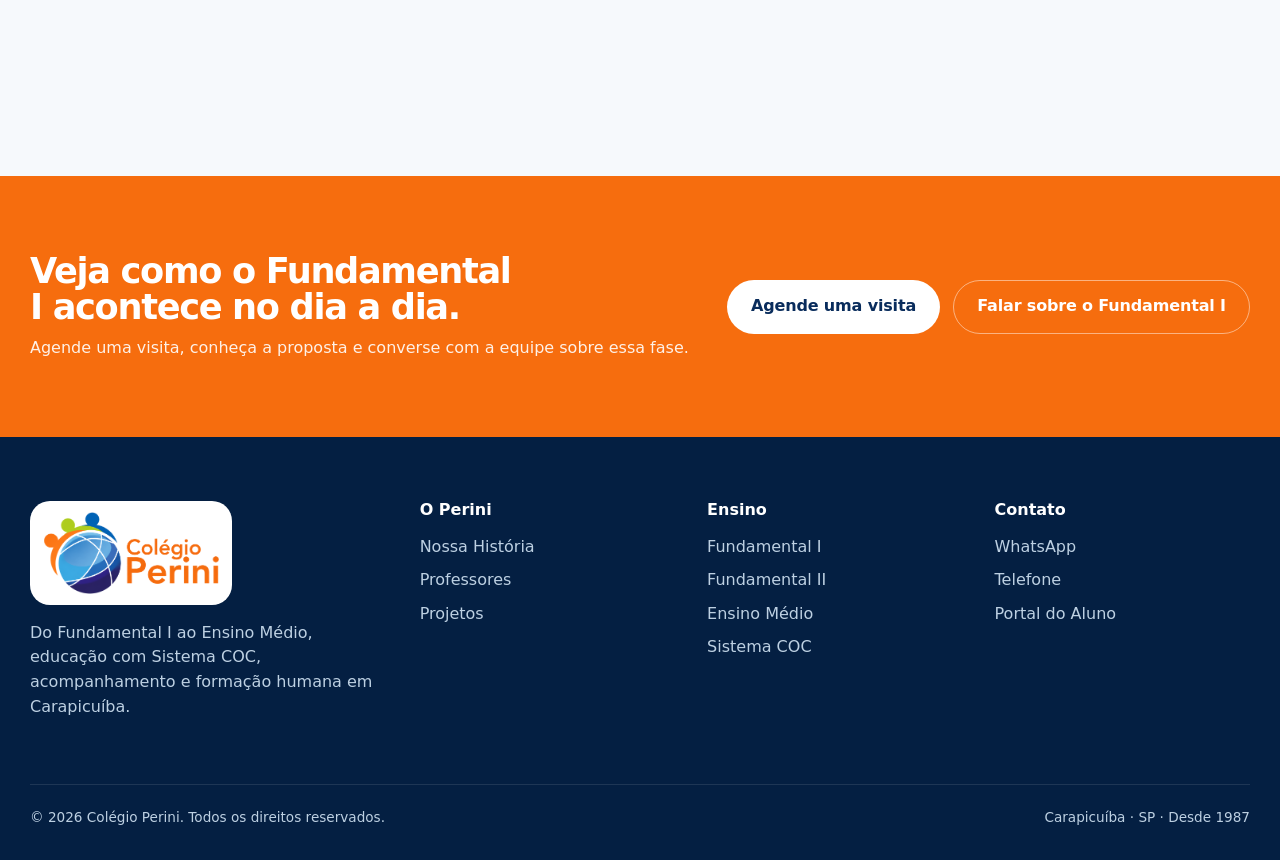
<file: fundamental-1/index.html>
<!DOCTYPE html>

<html lang="pt-BR"><head><meta charset="utf-8"/><meta content="width=device-width,initial-scale=1,viewport-fit=cover" name="viewport"/><meta content="light" name="color-scheme"/><title>Ensino Fundamental I em Carapicuíba | Colégio Perini</title><meta content="Ensino Fundamental I do 1º ao 5º ano no Colégio Perini, em Carapicuíba: acolhimento, base acadêmica, Sistema COC, projetos e acompanhamento próximo." name="description"/><meta content="#0b4e90" name="theme-color"/><meta content="index,follow,max-image-preview:large" name="robots"/><link href="https://periniebambino.github.io/colegioperini/fundamental-1/" rel="canonical"/><meta content="pt_BR" property="og:locale"/><meta content="website" property="og:type"/><meta content="Colégio Perini" property="og:site_name"/><meta content="Ensino Fundamental I em Carapicuíba | Colégio Perini" property="og:title"/><meta content="Ensino Fundamental I do 1º ao 5º ano no Colégio Perini, em Carapicuíba: acolhimento, base acadêmica, Sistema COC, projetos e acompanhamento próximo." property="og:description"/><meta content="https://periniebambino.github.io/colegioperini/fundamental-1/" property="og:url"/><meta content="https://periniebambino.github.io/colegioperini/assets/og/perini-social.jpg" property="og:image"/><meta content="summary_large_image" name="twitter:card"/><link href="../assets/icons/favicon-32.png" rel="icon" sizes="32x32" type="image/png"/><link href="../assets/icons/apple-touch-icon.png" rel="apple-touch-icon"/><link href="../css/tokens.css" rel="stylesheet"/><link href="../css/base.css" rel="stylesheet"/><link href="../css/components.css" rel="stylesheet"/><link href="../css/responsive.css" rel="stylesheet"/></head><body class="inner-page"><a class="skip-link" href="#conteudo">Pular para o conteúdo</a><header class="site-header" id="site-header"><div class="container nav-shell"><a aria-label="Colégio Perini — início" class="brand" href="../"><img alt="Colégio Perini" height="414" src="../assets/brand/logo-colegio-perini-cropped.webp" width="879"/></a><nav aria-label="Navegação principal" class="desktop-nav"><a href="../#perini">O Perini</a><a href="../#ensino">Ensino</a><a href="../sistema-de-ensino/">Sistema COC</a><a href="../#projetos">Projetos</a><a href="../estrutura-e-vida-escolar/">Estrutura</a><a href="../contato/">Contato</a><a class="portal-link" data-portal="" data-track="portal" href="https://portal.coc.com.br/" rel="noopener noreferrer" target="_blank">Portal do Aluno</a><a class="btn btn-primary btn-sm" data-track="visita-header" data-visit-link="" href="https://wa.me/5511983668260?text=Ol%C3%A1%21%20Conheci%20o%20Col%C3%A9gio%20Perini%20pelo%20site%20e%20gostaria%20de%20agendar%20uma%20visita." rel="noopener noreferrer" target="_blank">Agende uma visita</a></nav><button aria-controls="mobile-menu" aria-expanded="false" aria-label="Abrir menu" class="menu-toggle" id="menu-toggle" type="button"><span aria-hidden="true"></span></button></div></header>
<div aria-hidden="true" aria-label="Menu de navegação" aria-modal="true" class="mobile-menu" id="mobile-menu" role="dialog"><div class="mobile-menu-inner"><div class="mobile-menu-top"><img alt="Colégio Perini" height="414" src="../assets/brand/logo-colegio-perini-cropped.webp" width="879"/><button aria-label="Fechar menu" class="mobile-close" id="mobile-close" type="button">×</button></div><nav aria-label="Navegação mobile"><a class="mobile-link" href="../#perini">O Perini</a><a class="mobile-link" href="../#ensino">Ensino</a><a class="mobile-link sub" href="../fundamental-1/">Fundamental I</a><a class="mobile-link sub" href="../fundamental-2/">Fundamental II</a><a class="mobile-link sub" href="../ensino-medio/">Ensino Médio</a><a class="mobile-link" href="../sistema-de-ensino/">Sistema COC</a><a class="mobile-link" href="../#projetos">Projetos</a><a class="mobile-link" href="../estrutura-e-vida-escolar/">Estrutura</a><a class="mobile-link" href="../contato/">Contato</a></nav><div class="mobile-menu-actions"><a class="btn btn-primary" data-track="visita-menu" data-visit-link="" href="https://wa.me/5511983668260?text=Ol%C3%A1%21%20Conheci%20o%20Col%C3%A9gio%20Perini%20pelo%20site%20e%20gostaria%20de%20agendar%20uma%20visita." rel="noopener noreferrer" target="_blank">Agende uma visita</a><a class="btn btn-ghost" data-portal="" href="https://portal.coc.com.br/" rel="noopener noreferrer" target="_blank">Portal do Aluno</a></div></div></div><main id="conteudo"><section class="page-hero"><div class="container page-hero-layout"><div class="page-hero-copy" data-reveal=""><div class="page-breadcrumb"><a href="../">Início</a><span>›</span><span>A base que dá segurança para aprender.</span></div><span class="eyebrow">Colégio Perini · Carapicuíba</span><h1>A base que dá segurança para aprender.</h1><p>Do 1º ao 5º ano, o aluno constrói fundamentos, hábitos e confiança com acolhimento e acompanhamento próximo.</p><div class="page-hero-actions"><a class="btn btn-primary" data-track="visita-page" data-visit-link="" href="https://wa.me/5511983668260?text=Ol%C3%A1%21%20Conheci%20o%20Col%C3%A9gio%20Perini%20pelo%20site%20e%20gostaria%20de%20agendar%20uma%20visita." rel="noopener noreferrer" target="_blank">Agende uma visita</a><a class="btn btn-outline" data-whatsapp="" href="https://wa.me/5511983668260?text=Ol%C3%A1%21%20Conheci%20o%20Col%C3%A9gio%20Perini%20pelo%20site%20e%20gostaria%20de%20mais%20informa%C3%A7%C3%B5es." rel="noopener noreferrer" target="_blank">Fale pelo WhatsApp</a></div><div class="page-proof"><span>Desde 1987</span><span>Sistema COC</span><span>Acompanhamento próximo</span></div></div><div class="page-hero-media" data-reveal=""><img alt="Alunos do Ensino Fundamental I do Colégio Perini em atividade" decoding="async" fetchpriority="high" height="700" src="../assets/ensino/fundamental-1-editorial.webp" width="1000"/></div></div></section><section class="editorial-section"><div class="container editorial-layout"><div class="editorial-intro" data-reveal=""><span class="kicker">Do 1º ao 5º ano</span><h2>Conhecimento, hábitos e acolhimento formam a base.</h2><p>É uma fase de descobertas, desenvolvimento de hábitos, convivência e ganho gradual de autonomia.</p></div><div class="editorial-stack"><article class="editorial-item" data-reveal=""><span>01</span><div><h3>Uma base consistente</h3><p>O Fundamental I fortalece leitura, escrita, raciocínio e resolução de problemas, ajudando o aluno a compreender, expressar ideias e avançar com segurança.</p></div></article><article class="editorial-item" data-reveal=""><span>02</span><div><h3>Curiosidade e participação</h3><p>Atividades e projetos aproximam os conteúdos da realidade e criam oportunidades para perguntar, investigar, experimentar e compartilhar descobertas.</p></div></article><article class="editorial-item" data-reveal=""><span>03</span><div><h3>Rotina com acompanhamento</h3><p>Organização, responsabilidade e hábitos de estudo são desenvolvidos de forma progressiva, com atenção às necessidades de cada estudante.</p></div></article><article class="editorial-item" data-reveal=""><span>04</span><div><h3>Acolhimento e parceria</h3><p>O aluno é reconhecido em sua individualidade, e a comunicação com as famílias ajuda a manter escola e responsáveis próximos ao processo de aprendizagem.</p></div></article></div></div></section>
<section class="real-story-section">
<div class="container real-story-grid">
<figure class="real-story-media" data-reveal="">
<img alt="Estudantes do Ensino Fundamental I em atividade de teatro de sombras no Colégio Perini" class="" data-real-image="fundamental1Project" decoding="async" height="1254" loading="lazy" sizes="(max-width:720px) 92vw, 50vw" src="../assets/real/fundamental1-teatro-sombras.webp" srcset="../assets/real/fundamental1-teatro-sombras-720.webp 720w, ../assets/real/fundamental1-teatro-sombras-1200.webp 1200w, ../assets/real/fundamental1-teatro-sombras.webp 1254w" width="1254"/>
</figure>
<div class="real-story-copy" data-reveal="">
<span class="kicker">Aprendizagem em movimento</span>
<h2>Aprender também é investigar, criar e apresentar.</h2>
<p>Em atividades práticas, os alunos experimentam, produzem e compartilham descobertas, dando sentido ao que aprendem.</p>
</div>
</div>
</section><section class="content-band"><div class="container content-band-layout"><div data-reveal=""><span class="kicker kicker-light">Sistema COC no Fundamental I</span><h2>Material e recursos a serviço da aprendizagem.</h2><p>No Fundamental I, o Sistema COC integra material didático, recursos digitais, avaliações e apoio ao desenvolvimento de hábitos de estudo.</p></div><div class="content-band-list" data-reveal=""><div>Material didático atualizado e alinhado à BNCC</div><div>Recursos digitais para estudos e atividades</div><div>Avaliações para acompanhar o desenvolvimento</div><div>Autonomia e hábitos de estudo construídos gradualmente</div></div></div></section><section class="editorial-section alt"><div class="container editorial-layout"><div class="editorial-intro" data-reveal=""><span class="kicker">Próxima etapa</span><h2>Mais autonomia, com continuidade no acompanhamento.</h2><p>A passagem para o Fundamental II amplia responsabilidades e conteúdos. O objetivo é que o estudante avance com base, hábitos e confiança para a nova etapa.</p></div><div class="editorial-stack"><article class="editorial-item" data-reveal=""><span>→</span><div><h3>Conheça o Fundamental II</h3><p>Veja como o Perini acompanha o aumento de autonomia, a ampliação dos conteúdos e as mudanças próprias da pré-adolescência.</p><div class="bullet-inline"><span>Autonomia</span><span>Projetos</span><span>Pertencimento</span><span>Acompanhamento</span></div><p style="margin-top:1.2rem"><a class="text-link" href="../fundamental-2/">Continuar a jornada <span aria-hidden="true">→</span></a></p></div></article></div></div></section><section class="page-cta"><div class="container page-cta-inner"><div><h2>Veja como o Fundamental I acontece no dia a dia.</h2><p>Agende uma visita, conheça a proposta e converse com a equipe sobre essa fase.</p></div><div class="page-cta-actions"><a class="btn btn-white" data-visit-link="" href="https://wa.me/5511983668260?text=Ol%C3%A1%21%20Conheci%20o%20Col%C3%A9gio%20Perini%20pelo%20site%20e%20gostaria%20de%20agendar%20uma%20visita." rel="noopener noreferrer" target="_blank">Agende uma visita</a><a class="btn btn-outline" data-stage-visit="Ensino Fundamental I" href="https://wa.me/5511983668260?text=Ol%C3%A1%21%20Conheci%20o%20Col%C3%A9gio%20Perini%20pelo%20site%20e%20gostaria%20de%20informa%C3%A7%C3%B5es%20sobre%20Ensino%20Fundamental%20I." rel="noopener noreferrer" target="_blank">Falar sobre o Fundamental I</a></div></div></section></main><footer class="footer"><div class="container footer-grid"><div class="footer-brand"><div class="footer-logo-shell"><img alt="Colégio Perini" height="414" src="../assets/brand/logo-colegio-perini-cropped.webp" width="879"/></div><p>Do Fundamental I ao Ensino Médio, educação com Sistema COC, acompanhamento e formação humana em Carapicuíba.</p></div><div><h3>O Perini</h3><a href="../#historia">Nossa História</a><a href="../#professores">Professores</a><a href="../#projetos">Projetos</a></div><div><h3>Ensino</h3><a href="../fundamental-1/">Fundamental I</a><a href="../fundamental-2/">Fundamental II</a><a href="../ensino-medio/">Ensino Médio</a><a href="../sistema-de-ensino/">Sistema COC</a></div><div><h3>Contato</h3><a data-whatsapp="" href="https://wa.me/5511983668260?text=Ol%C3%A1%21%20Conheci%20o%20Col%C3%A9gio%20Perini%20pelo%20site%20e%20gostaria%20de%20mais%20informa%C3%A7%C3%B5es." rel="noopener noreferrer" target="_blank">WhatsApp</a><a data-phone="" href="tel:+551141645073">Telefone</a><a data-portal="" href="https://portal.coc.com.br/" rel="noopener noreferrer" target="_blank">Portal do Aluno</a></div></div><div class="container footer-bottom"><span>© <span data-year="">2026</span> Colégio Perini. Todos os direitos reservados.</span><span>Carapicuíba · SP · Desde 1987</span></div></footer><a aria-label="Falar com o Colégio Perini pelo WhatsApp" class="whatsapp-float" data-whatsapp="" href="https://wa.me/5511983668260?text=Ol%C3%A1%21%20Conheci%20o%20Col%C3%A9gio%20Perini%20pelo%20site%20e%20gostaria%20de%20mais%20informa%C3%A7%C3%B5es." rel="noopener noreferrer" target="_blank"><span aria-hidden="true">↗</span><b>Fale com a escola</b></a><div class="mobile-action"><a data-visit-link="" href="https://wa.me/5511983668260?text=Ol%C3%A1%21%20Conheci%20o%20Col%C3%A9gio%20Perini%20pelo%20site%20e%20gostaria%20de%20agendar%20uma%20visita." rel="noopener noreferrer" target="_blank">Agende uma visita</a></div><script id="org-schema" type="application/ld+json"></script><script id="breadcrumb-schema" type="application/ld+json"></script><script src="../js/config.js"></script><script src="../js/content.js"></script><script src="../js/images.js"></script><script src="../js/site.js"></script></body></html>
</file>
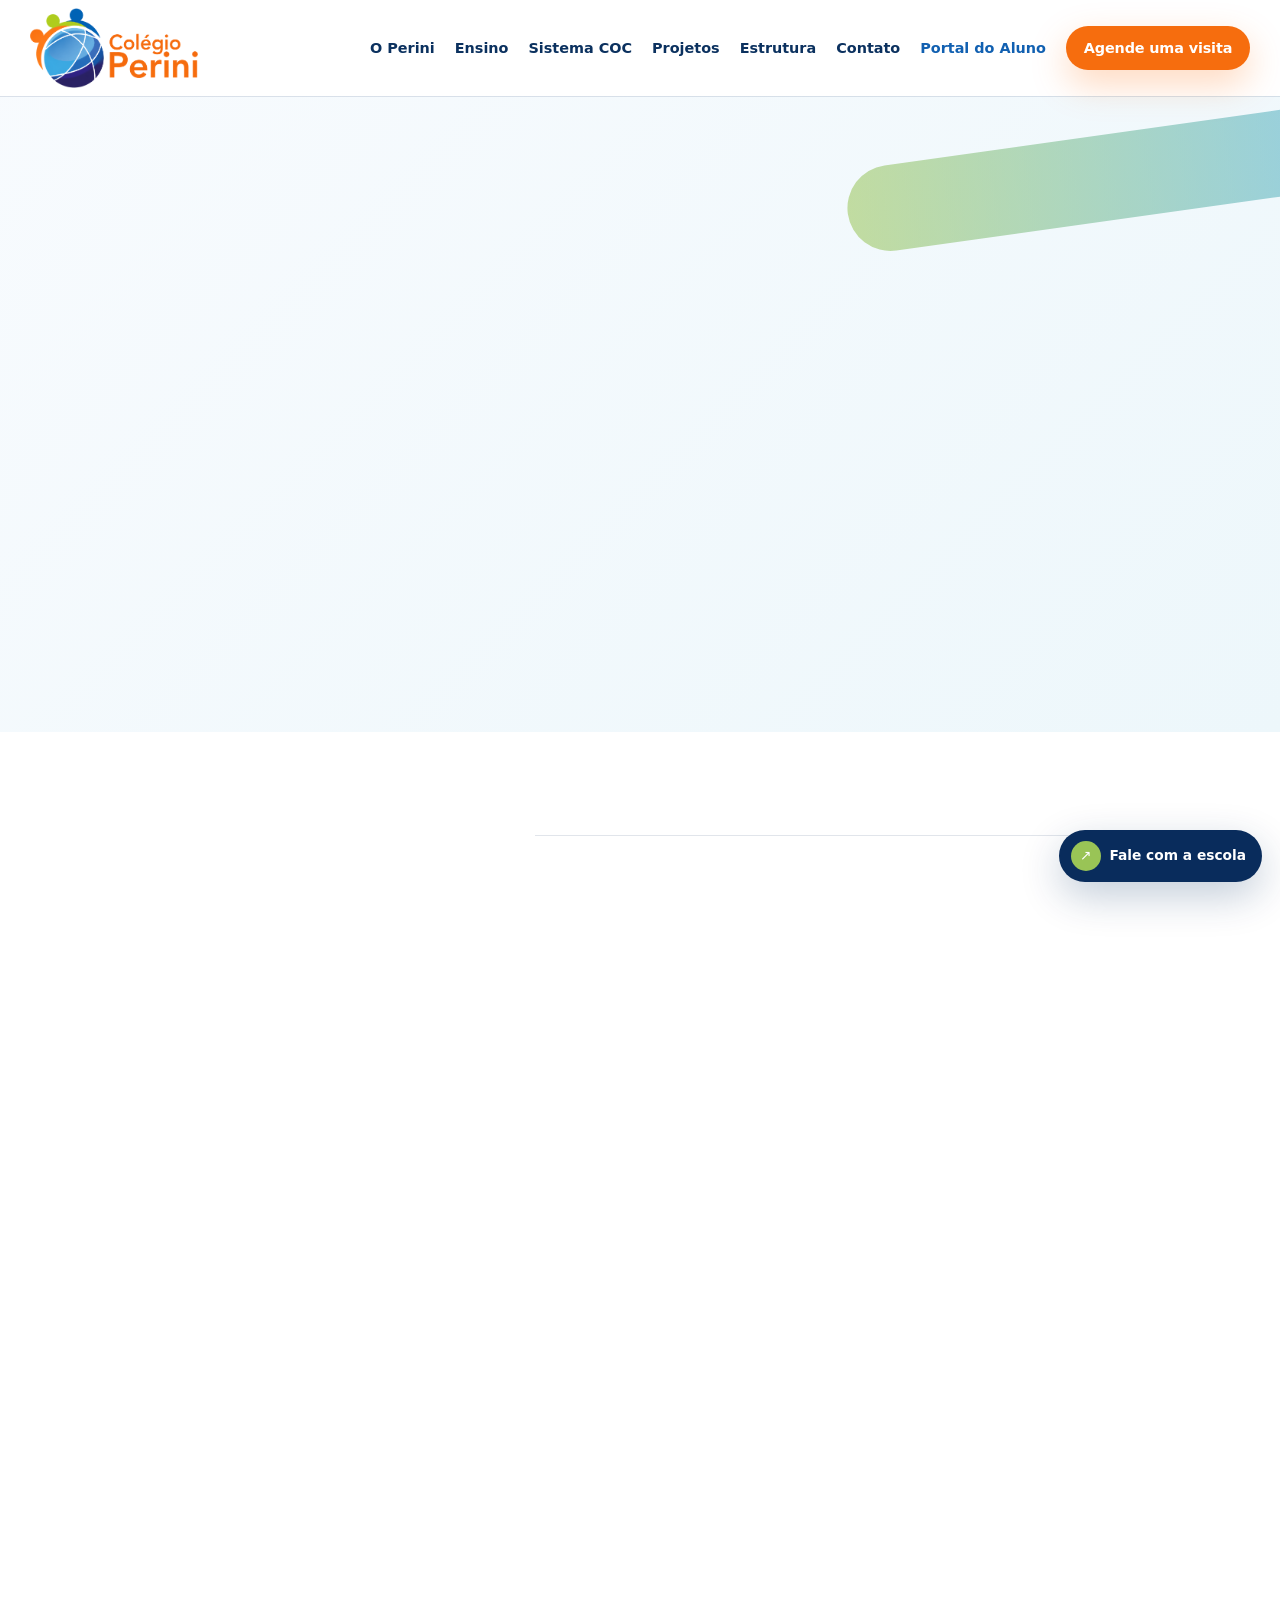
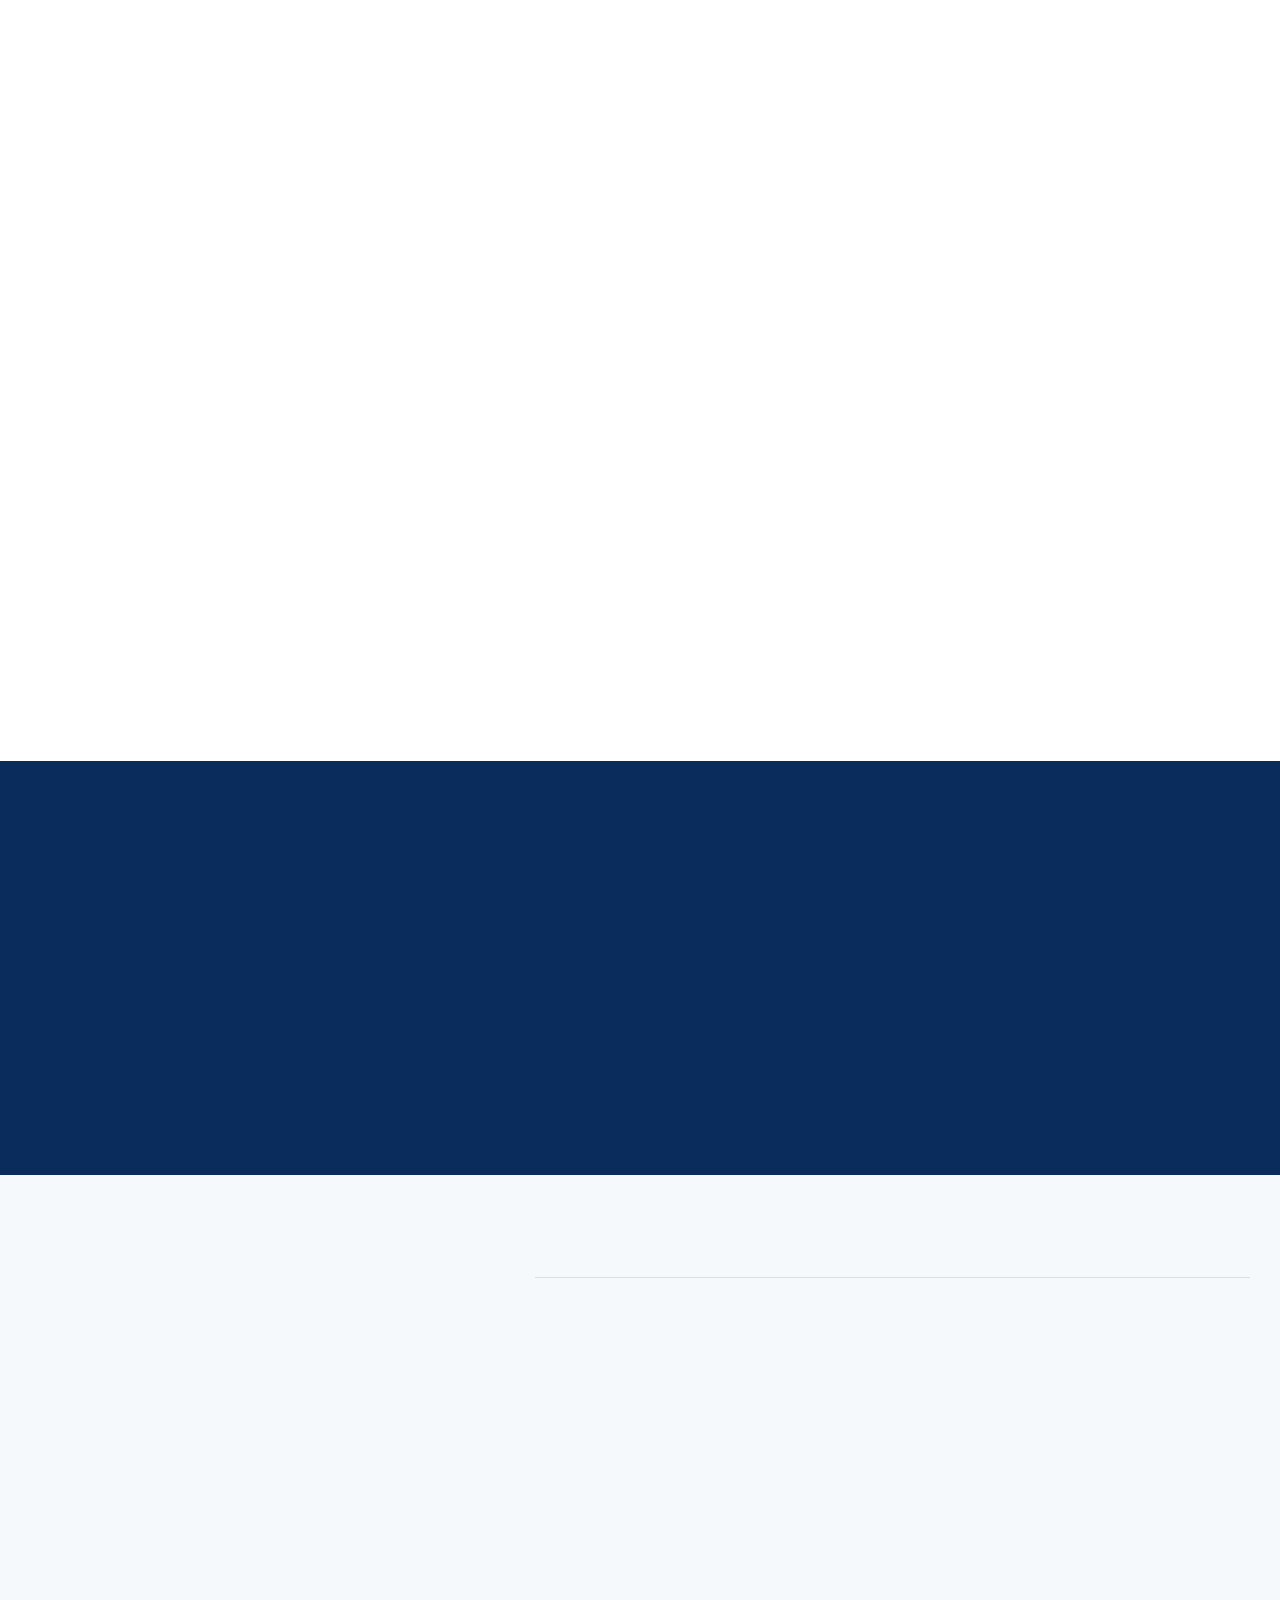
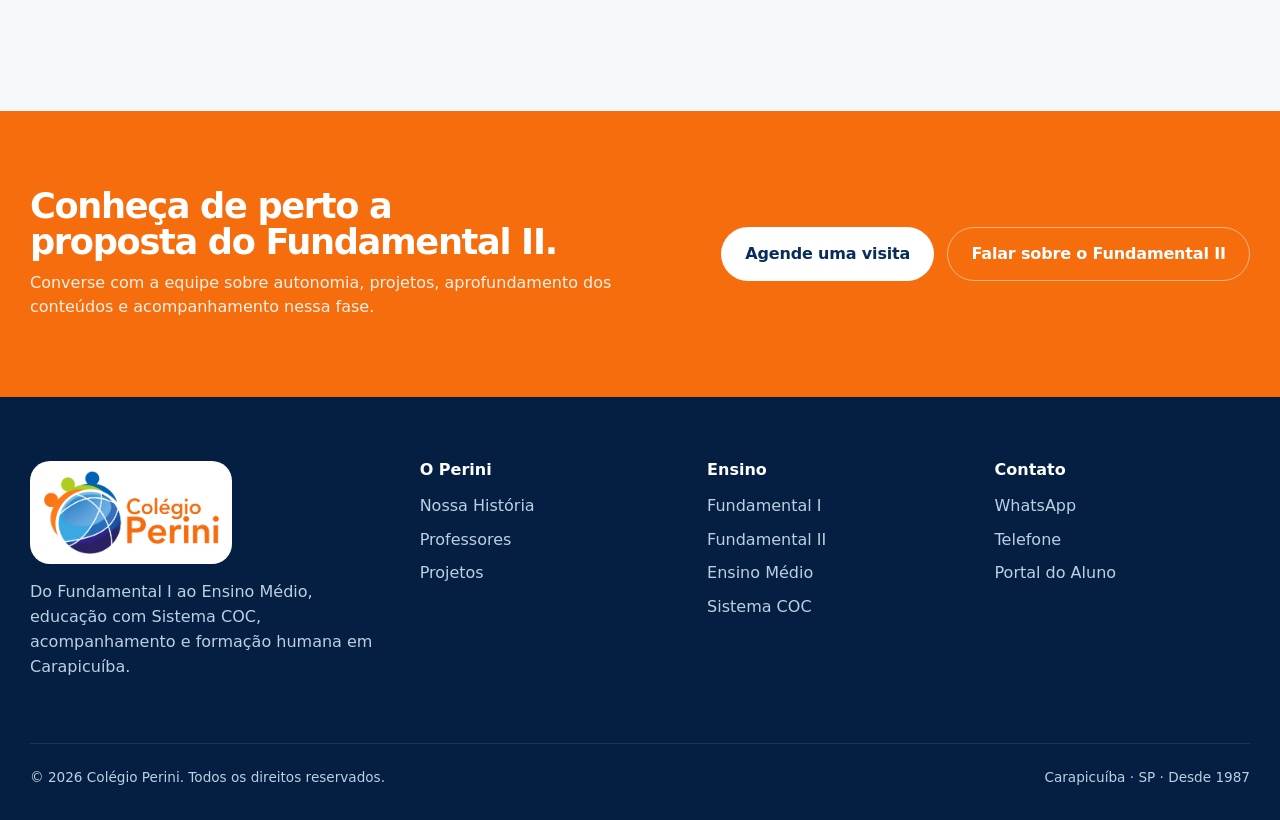
<file: fundamental-2/index.html>
<!DOCTYPE html>

<html lang="pt-BR"><head><meta charset="utf-8"/><meta content="width=device-width,initial-scale=1,viewport-fit=cover" name="viewport"/><meta content="light" name="color-scheme"/><title>Ensino Fundamental II em Carapicuíba | Colégio Perini</title><meta content="Ensino Fundamental II do 6º ao 9º ano no Colégio Perini, em Carapicuíba: autonomia, projetos, Sistema COC e acompanhamento próximo." name="description"/><meta content="#0b4e90" name="theme-color"/><meta content="index,follow,max-image-preview:large" name="robots"/><link href="https://periniebambino.github.io/colegioperini/fundamental-2/" rel="canonical"/><meta content="pt_BR" property="og:locale"/><meta content="website" property="og:type"/><meta content="Colégio Perini" property="og:site_name"/><meta content="Ensino Fundamental II em Carapicuíba | Colégio Perini" property="og:title"/><meta content="Ensino Fundamental II do 6º ao 9º ano no Colégio Perini, em Carapicuíba: autonomia, projetos, Sistema COC e acompanhamento próximo." property="og:description"/><meta content="https://periniebambino.github.io/colegioperini/fundamental-2/" property="og:url"/><meta content="https://periniebambino.github.io/colegioperini/assets/og/perini-social.jpg" property="og:image"/><meta content="summary_large_image" name="twitter:card"/><link href="../assets/icons/favicon-32.png" rel="icon" sizes="32x32" type="image/png"/><link href="../assets/icons/apple-touch-icon.png" rel="apple-touch-icon"/><link href="../css/tokens.css" rel="stylesheet"/><link href="../css/base.css" rel="stylesheet"/><link href="../css/components.css" rel="stylesheet"/><link href="../css/responsive.css" rel="stylesheet"/></head><body class="inner-page"><a class="skip-link" href="#conteudo">Pular para o conteúdo</a><header class="site-header" id="site-header"><div class="container nav-shell"><a aria-label="Colégio Perini — início" class="brand" href="../"><img alt="Colégio Perini" height="414" src="../assets/brand/logo-colegio-perini-cropped.webp" width="879"/></a><nav aria-label="Navegação principal" class="desktop-nav"><a href="../#perini">O Perini</a><a href="../#ensino">Ensino</a><a href="../sistema-de-ensino/">Sistema COC</a><a href="../#projetos">Projetos</a><a href="../estrutura-e-vida-escolar/">Estrutura</a><a href="../contato/">Contato</a><a class="portal-link" data-portal="" data-track="portal" href="https://portal.coc.com.br/" rel="noopener noreferrer" target="_blank">Portal do Aluno</a><a class="btn btn-primary btn-sm" data-track="visita-header" data-visit-link="" href="https://wa.me/5511983668260?text=Ol%C3%A1%21%20Conheci%20o%20Col%C3%A9gio%20Perini%20pelo%20site%20e%20gostaria%20de%20agendar%20uma%20visita." rel="noopener noreferrer" target="_blank">Agende uma visita</a></nav><button aria-controls="mobile-menu" aria-expanded="false" aria-label="Abrir menu" class="menu-toggle" id="menu-toggle" type="button"><span aria-hidden="true"></span></button></div></header>
<div aria-hidden="true" aria-label="Menu de navegação" aria-modal="true" class="mobile-menu" id="mobile-menu" role="dialog"><div class="mobile-menu-inner"><div class="mobile-menu-top"><img alt="Colégio Perini" height="414" src="../assets/brand/logo-colegio-perini-cropped.webp" width="879"/><button aria-label="Fechar menu" class="mobile-close" id="mobile-close" type="button">×</button></div><nav aria-label="Navegação mobile"><a class="mobile-link" href="../#perini">O Perini</a><a class="mobile-link" href="../#ensino">Ensino</a><a class="mobile-link sub" href="../fundamental-1/">Fundamental I</a><a class="mobile-link sub" href="../fundamental-2/">Fundamental II</a><a class="mobile-link sub" href="../ensino-medio/">Ensino Médio</a><a class="mobile-link" href="../sistema-de-ensino/">Sistema COC</a><a class="mobile-link" href="../#projetos">Projetos</a><a class="mobile-link" href="../estrutura-e-vida-escolar/">Estrutura</a><a class="mobile-link" href="../contato/">Contato</a></nav><div class="mobile-menu-actions"><a class="btn btn-primary" data-track="visita-menu" data-visit-link="" href="https://wa.me/5511983668260?text=Ol%C3%A1%21%20Conheci%20o%20Col%C3%A9gio%20Perini%20pelo%20site%20e%20gostaria%20de%20agendar%20uma%20visita." rel="noopener noreferrer" target="_blank">Agende uma visita</a><a class="btn btn-ghost" data-portal="" href="https://portal.coc.com.br/" rel="noopener noreferrer" target="_blank">Portal do Aluno</a></div></div></div><main id="conteudo"><section class="page-hero"><div class="container page-hero-layout"><div class="page-hero-copy" data-reveal=""><div class="page-breadcrumb"><a href="../">Início</a><span>›</span><span>Autonomia com acompanhamento de perto.</span></div><span class="eyebrow">Colégio Perini · Carapicuíba</span><h1>Autonomia com acompanhamento de perto.</h1><p>Do 6º ao 9º ano, o estudante aprofunda conhecimentos e assume novas responsabilidades com orientação e acompanhamento próximos.</p><div class="page-hero-actions"><a class="btn btn-primary" data-track="visita-page" data-visit-link="" href="https://wa.me/5511983668260?text=Ol%C3%A1%21%20Conheci%20o%20Col%C3%A9gio%20Perini%20pelo%20site%20e%20gostaria%20de%20agendar%20uma%20visita." rel="noopener noreferrer" target="_blank">Agende uma visita</a><a class="btn btn-outline" data-whatsapp="" href="https://wa.me/5511983668260?text=Ol%C3%A1%21%20Conheci%20o%20Col%C3%A9gio%20Perini%20pelo%20site%20e%20gostaria%20de%20mais%20informa%C3%A7%C3%B5es." rel="noopener noreferrer" target="_blank">Fale pelo WhatsApp</a></div><div class="page-proof"><span>Desde 1987</span><span>Sistema COC</span><span>Acompanhamento próximo</span></div></div><div class="page-hero-media" data-reveal=""><img alt="Alunos do Ensino Fundamental II do Colégio Perini em atividade colaborativa" decoding="async" fetchpriority="high" height="700" src="../assets/ensino/fundamental-2-editorial.webp" width="1000"/></div></div></section><section class="editorial-section"><div class="container editorial-layout"><div class="editorial-intro" data-reveal=""><span class="kicker">Do 6º ao 9º ano</span><h2>Mais autonomia, sem abrir mão de acompanhamento.</h2><p>Nessa fase, os conteúdos ganham profundidade enquanto o estudante desenvolve organização, responsabilidade, convivência e autonomia.</p></div><div class="editorial-stack"><article class="editorial-item" data-reveal=""><span>01</span><div><h3>Autonomia com orientação</h3><p>O estudante aprende a organizar tempo, estudos e responsabilidades com apoio de professores e acompanhamento pedagógico.</p></div></article><article class="editorial-item" data-reveal=""><span>02</span><div><h3>Aprofundamento dos conhecimentos</h3><p>Os conteúdos ganham maior profundidade, conectando diferentes áreas e estimulando raciocínio, pesquisa, comunicação e pensamento crítico.</p></div></article><article class="editorial-item" data-reveal=""><span>03</span><div><h3>Projetos e protagonismo</h3><p>Feira Cultural e Científica, Circuito do Conhecimento, Podcast Educacional, Informativo Estudantil e outros projetos oficiais ampliam as formas de aprender e participar.</p></div></article><article class="editorial-item" data-reveal=""><span>04</span><div><h3>Pertencimento e convivência</h3><p>Respeito, diálogo, responsabilidade e colaboração fazem parte de uma proposta que considera o desenvolvimento acadêmico, social e humano.</p></div></article></div></div></section>
<section class="real-story-section">
<div class="container real-story-grid">
<figure class="real-story-media real-story-games" data-reveal="">
<img alt="Estudantes do Colégio Perini em momento de convivência na escola" class="" data-real-image="schoolLifeGames" decoding="async" height="1227" loading="lazy" sizes="(max-width:720px) 92vw, 50vw" src="../assets/real/vida-escolar-convivencia.webp" srcset="../assets/real/vida-escolar-convivencia-720.webp 720w, ../assets/real/vida-escolar-convivencia.webp 1122w" width="1122"/>
</figure>
<div class="real-story-copy" data-reveal="">
<span class="kicker">Vida escolar</span>
<h2>Pertencimento se constrói na convivência.</h2>
<p>Projetos, atividades e relações do dia a dia criam oportunidades para colaborar, dialogar e assumir responsabilidades.</p>
</div>
</div>
</section><section class="content-band"><div class="container content-band-layout"><div data-reveal=""><span class="kicker kicker-light">Sistema COC no Fundamental II</span><h2>Conteúdo e avaliação para organizar o avanço.</h2><p>Materiais, recursos digitais, avaliações e hábitos de estudo ajudam o aluno a acompanhar o próprio avanço e assumir mais responsabilidade pela aprendizagem.</p></div><div class="content-band-list" data-reveal=""><div>Material didático atualizado</div><div>Plataforma digital para estudos e atividades</div><div>Avaliações e acompanhamento da aprendizagem</div><div>Autonomia e hábitos de estudo</div></div></div></section><section class="editorial-section alt"><div class="container editorial-layout"><div class="editorial-intro" data-reveal=""><span class="kicker">Próximo passo</span><h2>Chegar ao Ensino Médio com mais autonomia e responsabilidade.</h2><p>Ao final do Fundamental II, o estudante chega a uma nova etapa com mais repertório, responsabilidade e autonomia para lidar com demandas acadêmicas maiores.</p></div><div class="editorial-stack"><article class="editorial-item" data-reveal=""><span>→</span><div><h3>Preparação que continua no Ensino Médio</h3><p>No Perini, a preparação para o Ensino Superior começa desde o primeiro dia do Ensino Médio e se intensifica de forma progressiva.</p><p style="margin-top:1.2rem"><a class="text-link" href="../ensino-medio/">Conheça o Ensino Médio <span aria-hidden="true">→</span></a></p></div></article></div></div></section><section class="page-cta"><div class="container page-cta-inner"><div><h2>Conheça de perto a proposta do Fundamental II.</h2><p>Converse com a equipe sobre autonomia, projetos, aprofundamento dos conteúdos e acompanhamento nessa fase.</p></div><div class="page-cta-actions"><a class="btn btn-white" data-visit-link="" href="https://wa.me/5511983668260?text=Ol%C3%A1%21%20Conheci%20o%20Col%C3%A9gio%20Perini%20pelo%20site%20e%20gostaria%20de%20agendar%20uma%20visita." rel="noopener noreferrer" target="_blank">Agende uma visita</a><a class="btn btn-outline" data-stage-visit="Ensino Fundamental II" href="https://wa.me/5511983668260?text=Ol%C3%A1%21%20Conheci%20o%20Col%C3%A9gio%20Perini%20pelo%20site%20e%20gostaria%20de%20informa%C3%A7%C3%B5es%20sobre%20Ensino%20Fundamental%20II." rel="noopener noreferrer" target="_blank">Falar sobre o Fundamental II</a></div></div></section></main><footer class="footer"><div class="container footer-grid"><div class="footer-brand"><div class="footer-logo-shell"><img alt="Colégio Perini" height="414" src="../assets/brand/logo-colegio-perini-cropped.webp" width="879"/></div><p>Do Fundamental I ao Ensino Médio, educação com Sistema COC, acompanhamento e formação humana em Carapicuíba.</p></div><div><h3>O Perini</h3><a href="../#historia">Nossa História</a><a href="../#professores">Professores</a><a href="../#projetos">Projetos</a></div><div><h3>Ensino</h3><a href="../fundamental-1/">Fundamental I</a><a href="../fundamental-2/">Fundamental II</a><a href="../ensino-medio/">Ensino Médio</a><a href="../sistema-de-ensino/">Sistema COC</a></div><div><h3>Contato</h3><a data-whatsapp="" href="https://wa.me/5511983668260?text=Ol%C3%A1%21%20Conheci%20o%20Col%C3%A9gio%20Perini%20pelo%20site%20e%20gostaria%20de%20mais%20informa%C3%A7%C3%B5es." rel="noopener noreferrer" target="_blank">WhatsApp</a><a data-phone="" href="tel:+551141645073">Telefone</a><a data-portal="" href="https://portal.coc.com.br/" rel="noopener noreferrer" target="_blank">Portal do Aluno</a></div></div><div class="container footer-bottom"><span>© <span data-year="">2026</span> Colégio Perini. Todos os direitos reservados.</span><span>Carapicuíba · SP · Desde 1987</span></div></footer><a aria-label="Falar com o Colégio Perini pelo WhatsApp" class="whatsapp-float" data-whatsapp="" href="https://wa.me/5511983668260?text=Ol%C3%A1%21%20Conheci%20o%20Col%C3%A9gio%20Perini%20pelo%20site%20e%20gostaria%20de%20mais%20informa%C3%A7%C3%B5es." rel="noopener noreferrer" target="_blank"><span aria-hidden="true">↗</span><b>Fale com a escola</b></a><div class="mobile-action"><a data-visit-link="" href="https://wa.me/5511983668260?text=Ol%C3%A1%21%20Conheci%20o%20Col%C3%A9gio%20Perini%20pelo%20site%20e%20gostaria%20de%20agendar%20uma%20visita." rel="noopener noreferrer" target="_blank">Agende uma visita</a></div><script id="org-schema" type="application/ld+json"></script><script id="breadcrumb-schema" type="application/ld+json"></script><script src="../js/config.js"></script><script src="../js/content.js"></script><script src="../js/images.js"></script><script src="../js/site.js"></script></body></html>
</file>
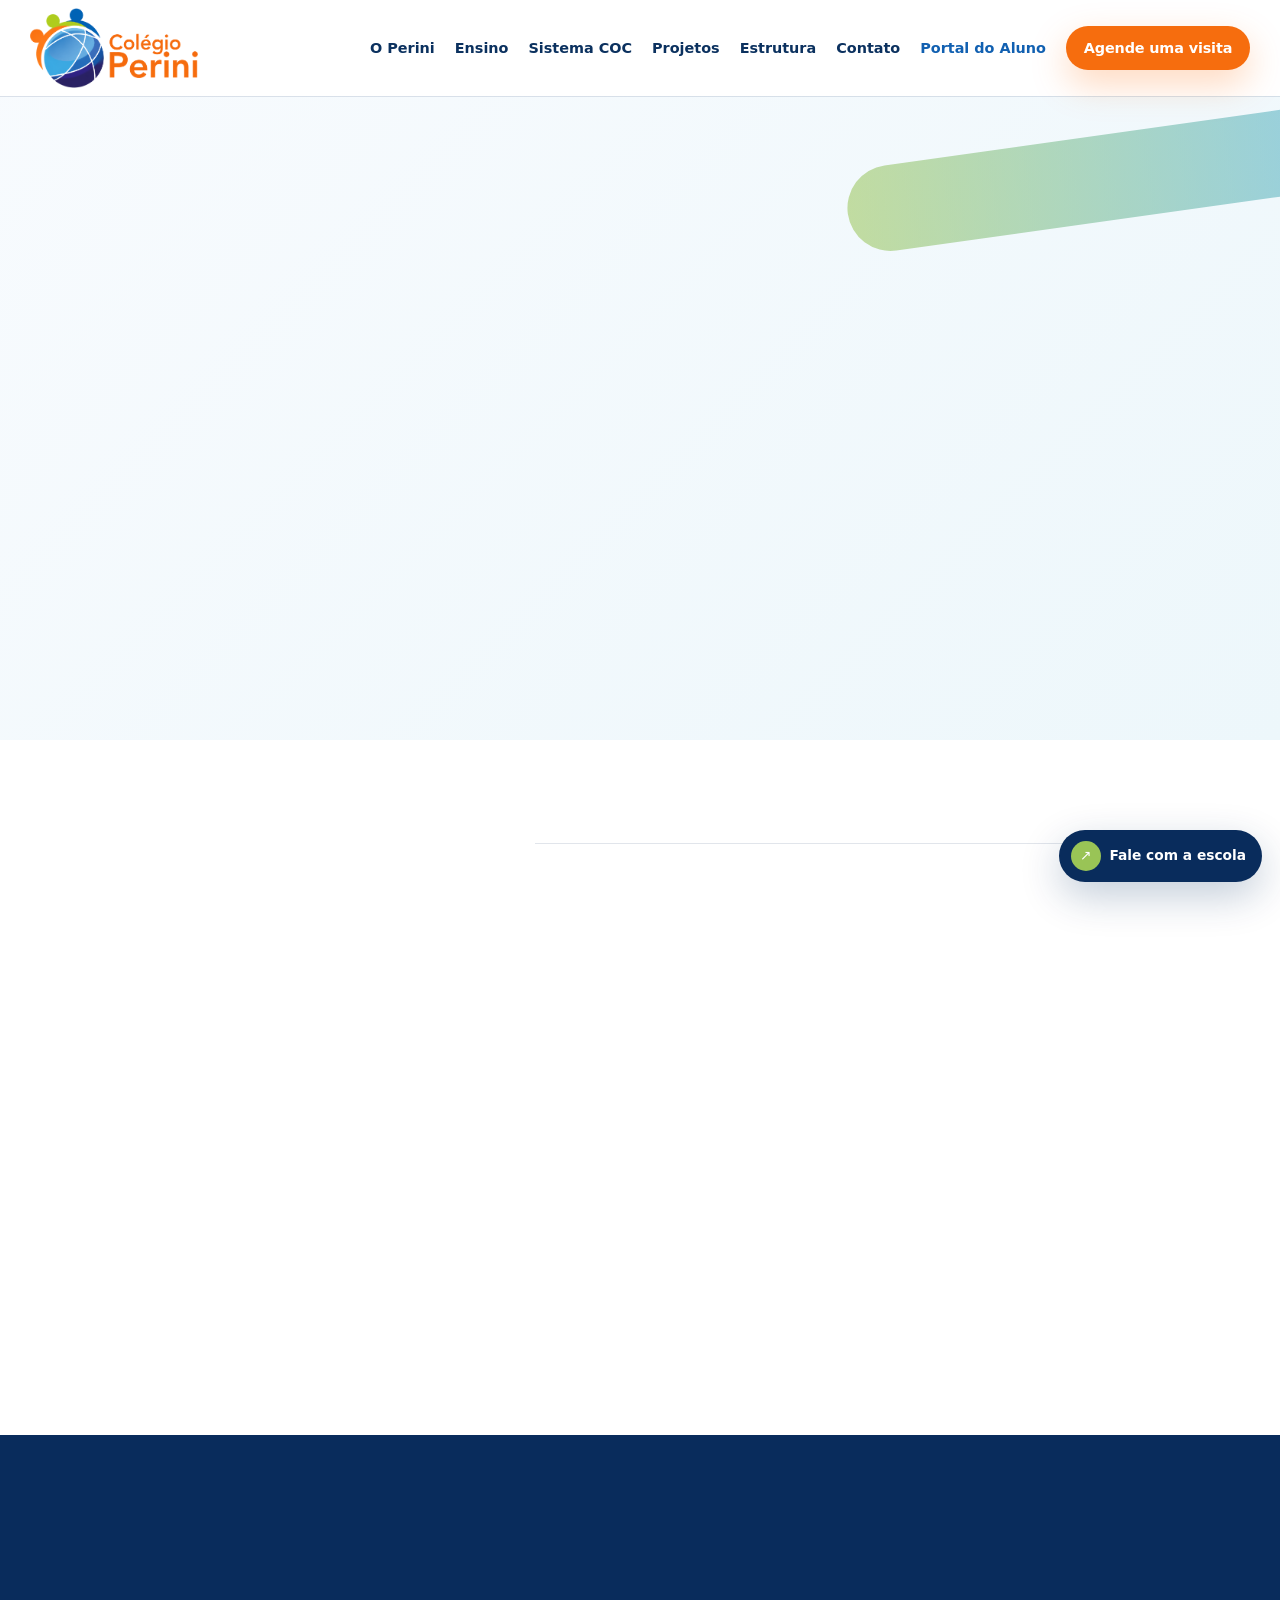
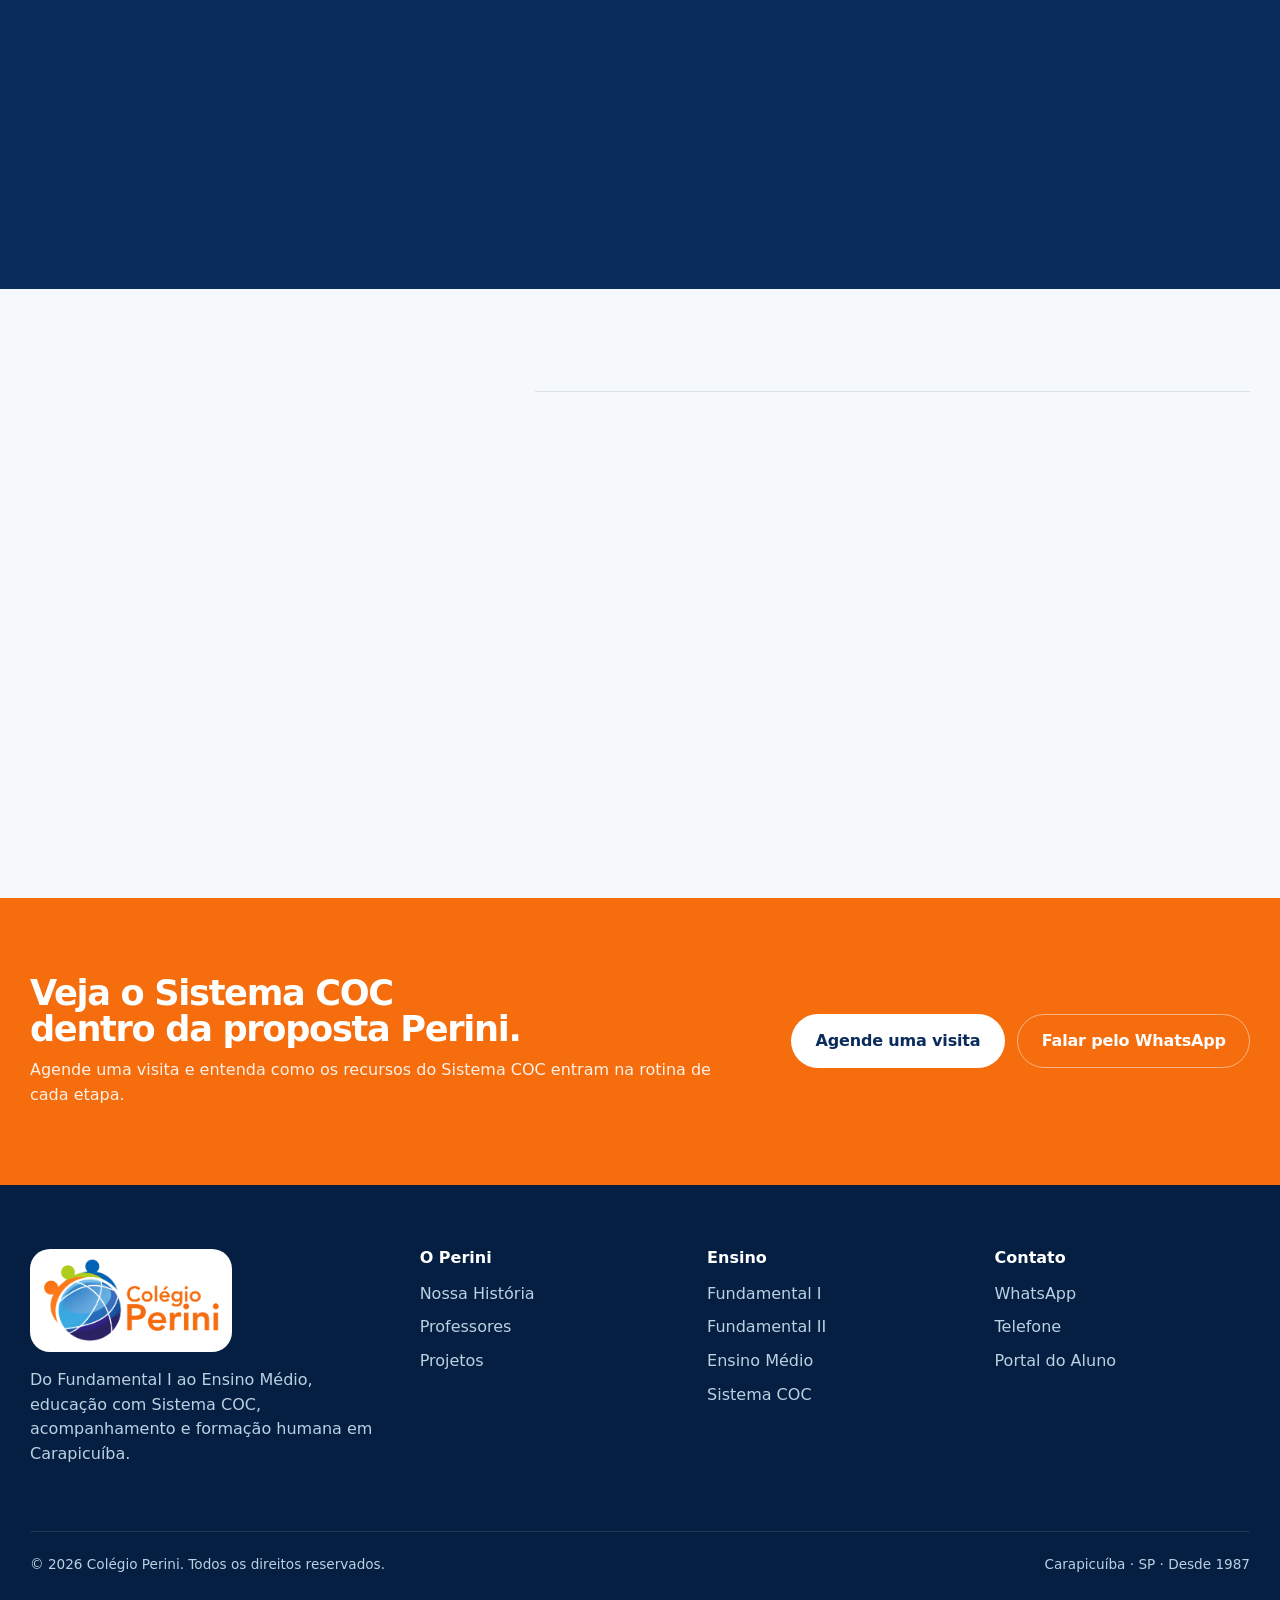
<file: sistema-de-ensino/index.html>
<!DOCTYPE html>

<html lang="pt-BR"><head><meta charset="utf-8"/><meta content="width=device-width,initial-scale=1,viewport-fit=cover" name="viewport"/><meta content="light" name="color-scheme"/><title>Sistema COC em Carapicuíba | Colégio Perini</title><meta content="Conheça como o Colégio Perini, em Carapicuíba, integra Sistema COC, material didático, plataforma digital, avaliações e simulados à proposta pedagógica." name="description"/><meta content="#0b4e90" name="theme-color"/><meta content="index,follow,max-image-preview:large" name="robots"/><link href="https://periniebambino.github.io/colegioperini/sistema-de-ensino/" rel="canonical"/><meta content="pt_BR" property="og:locale"/><meta content="website" property="og:type"/><meta content="Colégio Perini" property="og:site_name"/><meta content="Sistema COC em Carapicuíba | Colégio Perini" property="og:title"/><meta content="Conheça como o Colégio Perini, em Carapicuíba, integra Sistema COC, material didático, plataforma digital, avaliações e simulados à proposta pedagógica." property="og:description"/><meta content="https://periniebambino.github.io/colegioperini/sistema-de-ensino/" property="og:url"/><meta content="https://periniebambino.github.io/colegioperini/assets/og/perini-social.jpg" property="og:image"/><meta content="summary_large_image" name="twitter:card"/><link href="../assets/icons/favicon-32.png" rel="icon" sizes="32x32" type="image/png"/><link href="../assets/icons/apple-touch-icon.png" rel="apple-touch-icon"/><link href="../css/tokens.css" rel="stylesheet"/><link href="../css/base.css" rel="stylesheet"/><link href="../css/components.css" rel="stylesheet"/><link href="../css/responsive.css" rel="stylesheet"/></head><body class="inner-page"><a class="skip-link" href="#conteudo">Pular para o conteúdo</a><header class="site-header" id="site-header"><div class="container nav-shell"><a aria-label="Colégio Perini — início" class="brand" href="../"><img alt="Colégio Perini" height="414" src="../assets/brand/logo-colegio-perini-cropped.webp" width="879"/></a><nav aria-label="Navegação principal" class="desktop-nav"><a href="../#perini">O Perini</a><a href="../#ensino">Ensino</a><a href="../sistema-de-ensino/">Sistema COC</a><a href="../#projetos">Projetos</a><a href="../estrutura-e-vida-escolar/">Estrutura</a><a href="../contato/">Contato</a><a class="portal-link" data-portal="" data-track="portal" href="https://portal.coc.com.br/" rel="noopener noreferrer" target="_blank">Portal do Aluno</a><a class="btn btn-primary btn-sm" data-track="visita-header" data-visit-link="" href="https://wa.me/5511983668260?text=Ol%C3%A1%21%20Conheci%20o%20Col%C3%A9gio%20Perini%20pelo%20site%20e%20gostaria%20de%20agendar%20uma%20visita." rel="noopener noreferrer" target="_blank">Agende uma visita</a></nav><button aria-controls="mobile-menu" aria-expanded="false" aria-label="Abrir menu" class="menu-toggle" id="menu-toggle" type="button"><span aria-hidden="true"></span></button></div></header>
<div aria-hidden="true" aria-label="Menu de navegação" aria-modal="true" class="mobile-menu" id="mobile-menu" role="dialog"><div class="mobile-menu-inner"><div class="mobile-menu-top"><img alt="Colégio Perini" height="414" src="../assets/brand/logo-colegio-perini-cropped.webp" width="879"/><button aria-label="Fechar menu" class="mobile-close" id="mobile-close" type="button">×</button></div><nav aria-label="Navegação mobile"><a class="mobile-link" href="../#perini">O Perini</a><a class="mobile-link" href="../#ensino">Ensino</a><a class="mobile-link sub" href="../fundamental-1/">Fundamental I</a><a class="mobile-link sub" href="../fundamental-2/">Fundamental II</a><a class="mobile-link sub" href="../ensino-medio/">Ensino Médio</a><a class="mobile-link" href="../sistema-de-ensino/">Sistema COC</a><a class="mobile-link" href="../#projetos">Projetos</a><a class="mobile-link" href="../estrutura-e-vida-escolar/">Estrutura</a><a class="mobile-link" href="../contato/">Contato</a></nav><div class="mobile-menu-actions"><a class="btn btn-primary" data-track="visita-menu" data-visit-link="" href="https://wa.me/5511983668260?text=Ol%C3%A1%21%20Conheci%20o%20Col%C3%A9gio%20Perini%20pelo%20site%20e%20gostaria%20de%20agendar%20uma%20visita." rel="noopener noreferrer" target="_blank">Agende uma visita</a><a class="btn btn-ghost" data-portal="" href="https://portal.coc.com.br/" rel="noopener noreferrer" target="_blank">Portal do Aluno</a></div></div></div><main id="conteudo"><section class="page-hero"><div class="container page-hero-layout"><div class="page-hero-copy" data-reveal=""><div class="page-breadcrumb"><a href="../">Início</a><span>›</span><span>Sistema COC na proposta pedagógica do Perini.</span></div><span class="eyebrow">Colégio Perini · Carapicuíba</span><h1>Sistema COC na proposta pedagógica do Perini.</h1><p>Material didático, recursos digitais, avaliações e simulados apoiam a aprendizagem quando se conectam ao trabalho de professores, coordenação, alunos e famílias.</p><div class="page-hero-actions"><a class="btn btn-primary" data-track="visita-page" data-visit-link="" href="https://wa.me/5511983668260?text=Ol%C3%A1%21%20Conheci%20o%20Col%C3%A9gio%20Perini%20pelo%20site%20e%20gostaria%20de%20agendar%20uma%20visita." rel="noopener noreferrer" target="_blank">Agende uma visita</a><a class="btn btn-outline" data-whatsapp="" href="https://wa.me/5511983668260?text=Ol%C3%A1%21%20Conheci%20o%20Col%C3%A9gio%20Perini%20pelo%20site%20e%20gostaria%20de%20mais%20informa%C3%A7%C3%B5es." rel="noopener noreferrer" target="_blank">Fale pelo WhatsApp</a></div><div class="page-proof"><span>Desde 1987</span><span>Sistema COC</span><span>Acompanhamento próximo</span></div></div><div class="page-hero-media" data-reveal=""><img alt="Alunos do Colégio Perini utilizando recursos de aprendizagem" decoding="async" fetchpriority="high" height="700" src="../assets/ensino/fundamental-2-editorial.webp" width="1000"/></div></div></section><section class="editorial-section"><div class="container editorial-layout"><div class="editorial-intro" data-reveal=""><span class="kicker">Sistema COC de Ensino</span><h2>Recursos que ajudam a acompanhar a aprendizagem.</h2><p>No Perini, os recursos do Sistema COC entram a serviço da proposta pedagógica e do desenvolvimento de autonomia.</p></div><div class="editorial-stack"><article class="editorial-item" data-reveal=""><span>01</span><div><h3>Material didático atualizado</h3><p>Conteúdo alinhado à BNCC e integrado à rotina escolar.</p></div></article><article class="editorial-item" data-reveal=""><span>02</span><div><h3>Plataforma digital</h3><p>Recursos para estudos, atividades e continuidade da aprendizagem.</p></div></article><article class="editorial-item" data-reveal=""><span>03</span><div><h3>Avaliações e simulados</h3><p>Instrumentos para acompanhar o desenvolvimento do estudante e identificar oportunidades de melhoria.</p></div></article><article class="editorial-item" data-reveal=""><span>04</span><div><h3>Autonomia e hábitos de estudo</h3><p>Uso pedagógico dos recursos para fortalecer organização, responsabilidade e participação no próprio processo de aprendizagem.</p></div></article></div></div></section><section class="content-band"><div class="container content-band-layout"><div data-reveal=""><span class="kicker kicker-light">Perini + COC</span><h2>O sistema apoia. O olhar da escola acompanha.</h2><p>Material e tecnologia fazem parte de uma proposta em que professores e coordenação seguem responsáveis pelo acompanhamento da trajetória do estudante.</p><p><a class="text-link light" data-portal="" href="https://portal.coc.com.br/" rel="noopener noreferrer" target="_blank">Acessar o Portal do Aluno <span aria-hidden="true">→</span></a></p></div><div class="content-band-list" data-reveal=""><div>Fundamental I — base, descoberta e hábitos</div><div>Fundamental II — aprofundamento e autonomia</div><div>Ensino Médio — avaliações, simulados e preparação progressiva</div></div></div></section><section class="editorial-section alt"><div class="container editorial-layout"><div class="editorial-intro" data-reveal=""><span class="kicker">Conheça por etapa</span><h2>Veja como a proposta amadurece com o aluno.</h2></div><div class="editorial-stack"><article class="editorial-item" data-reveal=""><span>1</span><div><h3>Fundamental I</h3><p>Uma base consistente para aprender com segurança.</p><p><a class="text-link" href="../fundamental-1/">Conhecer <span aria-hidden="true">→</span></a></p></div></article><article class="editorial-item" data-reveal=""><span>2</span><div><h3>Fundamental II</h3><p>Autonomia com orientação e acompanhamento próximo.</p><p><a class="text-link" href="../fundamental-2/">Conhecer <span aria-hidden="true">→</span></a></p></div></article><article class="editorial-item" data-reveal=""><span>3</span><div><h3>Ensino Médio</h3><p>Preparação progressiva para ENEM, vestibulares e escolhas.</p><p><a class="text-link" href="../ensino-medio/">Conhecer <span aria-hidden="true">→</span></a></p></div></article></div></div></section><section class="page-cta"><div class="container page-cta-inner"><div><h2>Veja o Sistema COC dentro da proposta Perini.</h2><p>Agende uma visita e entenda como os recursos do Sistema COC entram na rotina de cada etapa.</p></div><div class="page-cta-actions"><a class="btn btn-white" data-visit-link="" href="https://wa.me/5511983668260?text=Ol%C3%A1%21%20Conheci%20o%20Col%C3%A9gio%20Perini%20pelo%20site%20e%20gostaria%20de%20agendar%20uma%20visita." rel="noopener noreferrer" target="_blank">Agende uma visita</a><a class="btn btn-outline" data-whatsapp="" href="https://wa.me/5511983668260?text=Ol%C3%A1%21%20Conheci%20o%20Col%C3%A9gio%20Perini%20pelo%20site%20e%20gostaria%20de%20mais%20informa%C3%A7%C3%B5es." rel="noopener noreferrer" target="_blank">Falar pelo WhatsApp</a></div></div></section></main><footer class="footer"><div class="container footer-grid"><div class="footer-brand"><div class="footer-logo-shell"><img alt="Colégio Perini" height="414" src="../assets/brand/logo-colegio-perini-cropped.webp" width="879"/></div><p>Do Fundamental I ao Ensino Médio, educação com Sistema COC, acompanhamento e formação humana em Carapicuíba.</p></div><div><h3>O Perini</h3><a href="../#historia">Nossa História</a><a href="../#professores">Professores</a><a href="../#projetos">Projetos</a></div><div><h3>Ensino</h3><a href="../fundamental-1/">Fundamental I</a><a href="../fundamental-2/">Fundamental II</a><a href="../ensino-medio/">Ensino Médio</a><a href="../sistema-de-ensino/">Sistema COC</a></div><div><h3>Contato</h3><a data-whatsapp="" href="https://wa.me/5511983668260?text=Ol%C3%A1%21%20Conheci%20o%20Col%C3%A9gio%20Perini%20pelo%20site%20e%20gostaria%20de%20mais%20informa%C3%A7%C3%B5es." rel="noopener noreferrer" target="_blank">WhatsApp</a><a data-phone="" href="tel:+551141645073">Telefone</a><a data-portal="" href="https://portal.coc.com.br/" rel="noopener noreferrer" target="_blank">Portal do Aluno</a></div></div><div class="container footer-bottom"><span>© <span data-year="">2026</span> Colégio Perini. Todos os direitos reservados.</span><span>Carapicuíba · SP · Desde 1987</span></div></footer><a aria-label="Falar com o Colégio Perini pelo WhatsApp" class="whatsapp-float" data-whatsapp="" href="https://wa.me/5511983668260?text=Ol%C3%A1%21%20Conheci%20o%20Col%C3%A9gio%20Perini%20pelo%20site%20e%20gostaria%20de%20mais%20informa%C3%A7%C3%B5es." rel="noopener noreferrer" target="_blank"><span aria-hidden="true">↗</span><b>Fale com a escola</b></a><div class="mobile-action"><a data-visit-link="" href="https://wa.me/5511983668260?text=Ol%C3%A1%21%20Conheci%20o%20Col%C3%A9gio%20Perini%20pelo%20site%20e%20gostaria%20de%20agendar%20uma%20visita." rel="noopener noreferrer" target="_blank">Agende uma visita</a></div><script id="org-schema" type="application/ld+json"></script><script id="breadcrumb-schema" type="application/ld+json"></script><script src="../js/config.js"></script><script src="../js/content.js"></script><script src="../js/images.js"></script><script src="../js/site.js"></script></body></html>
</file>
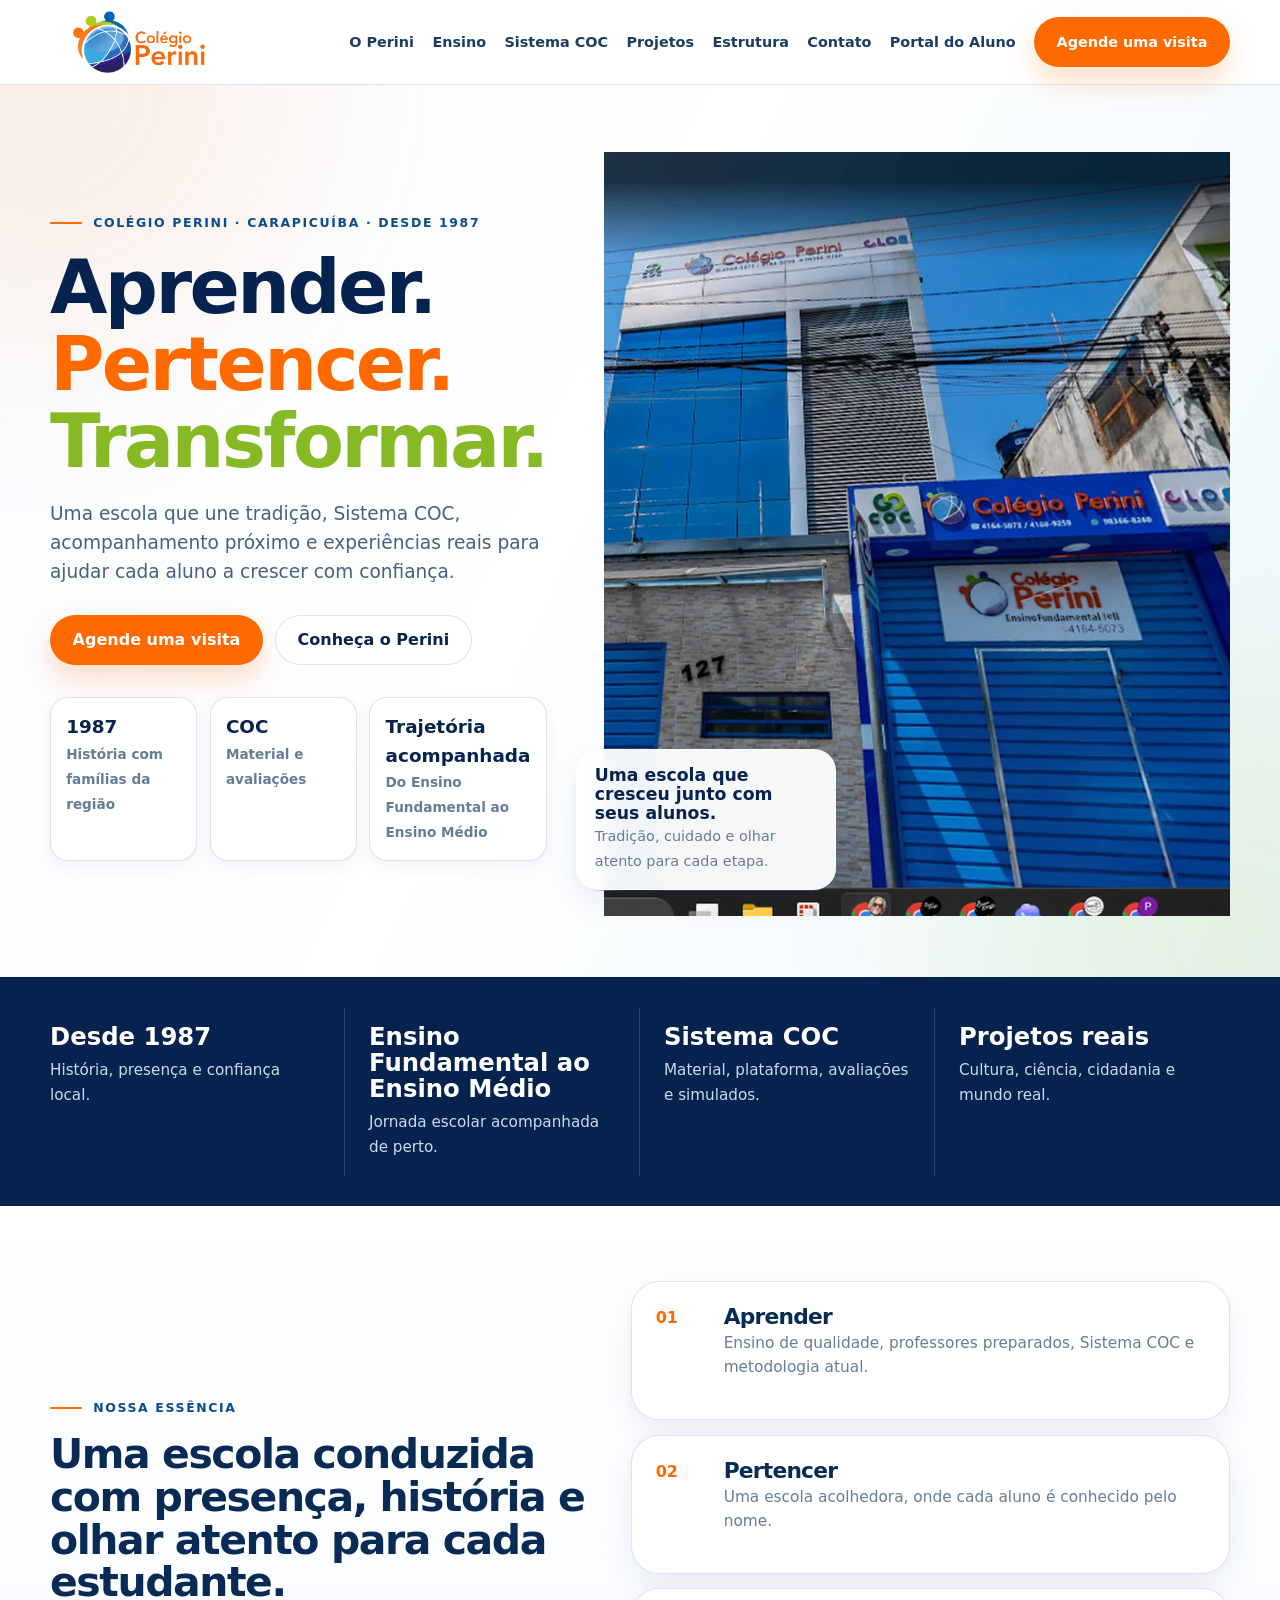
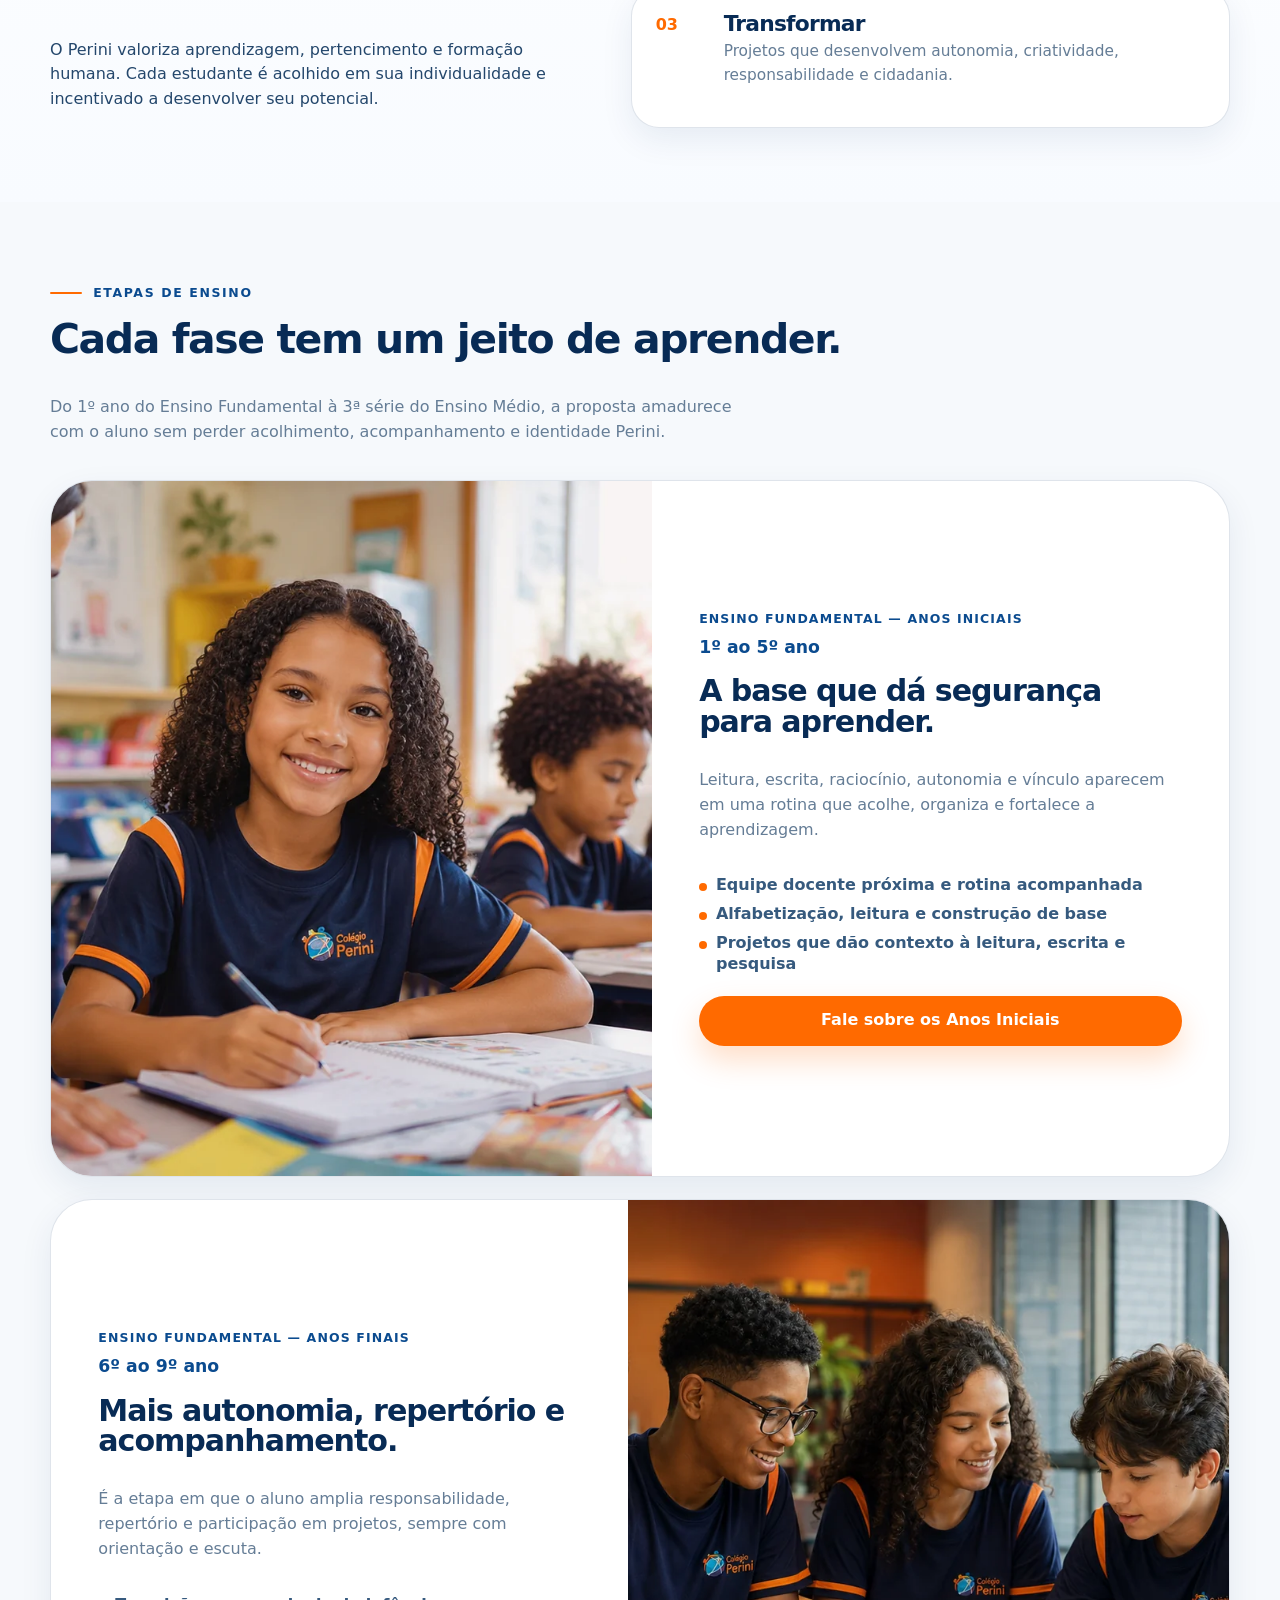
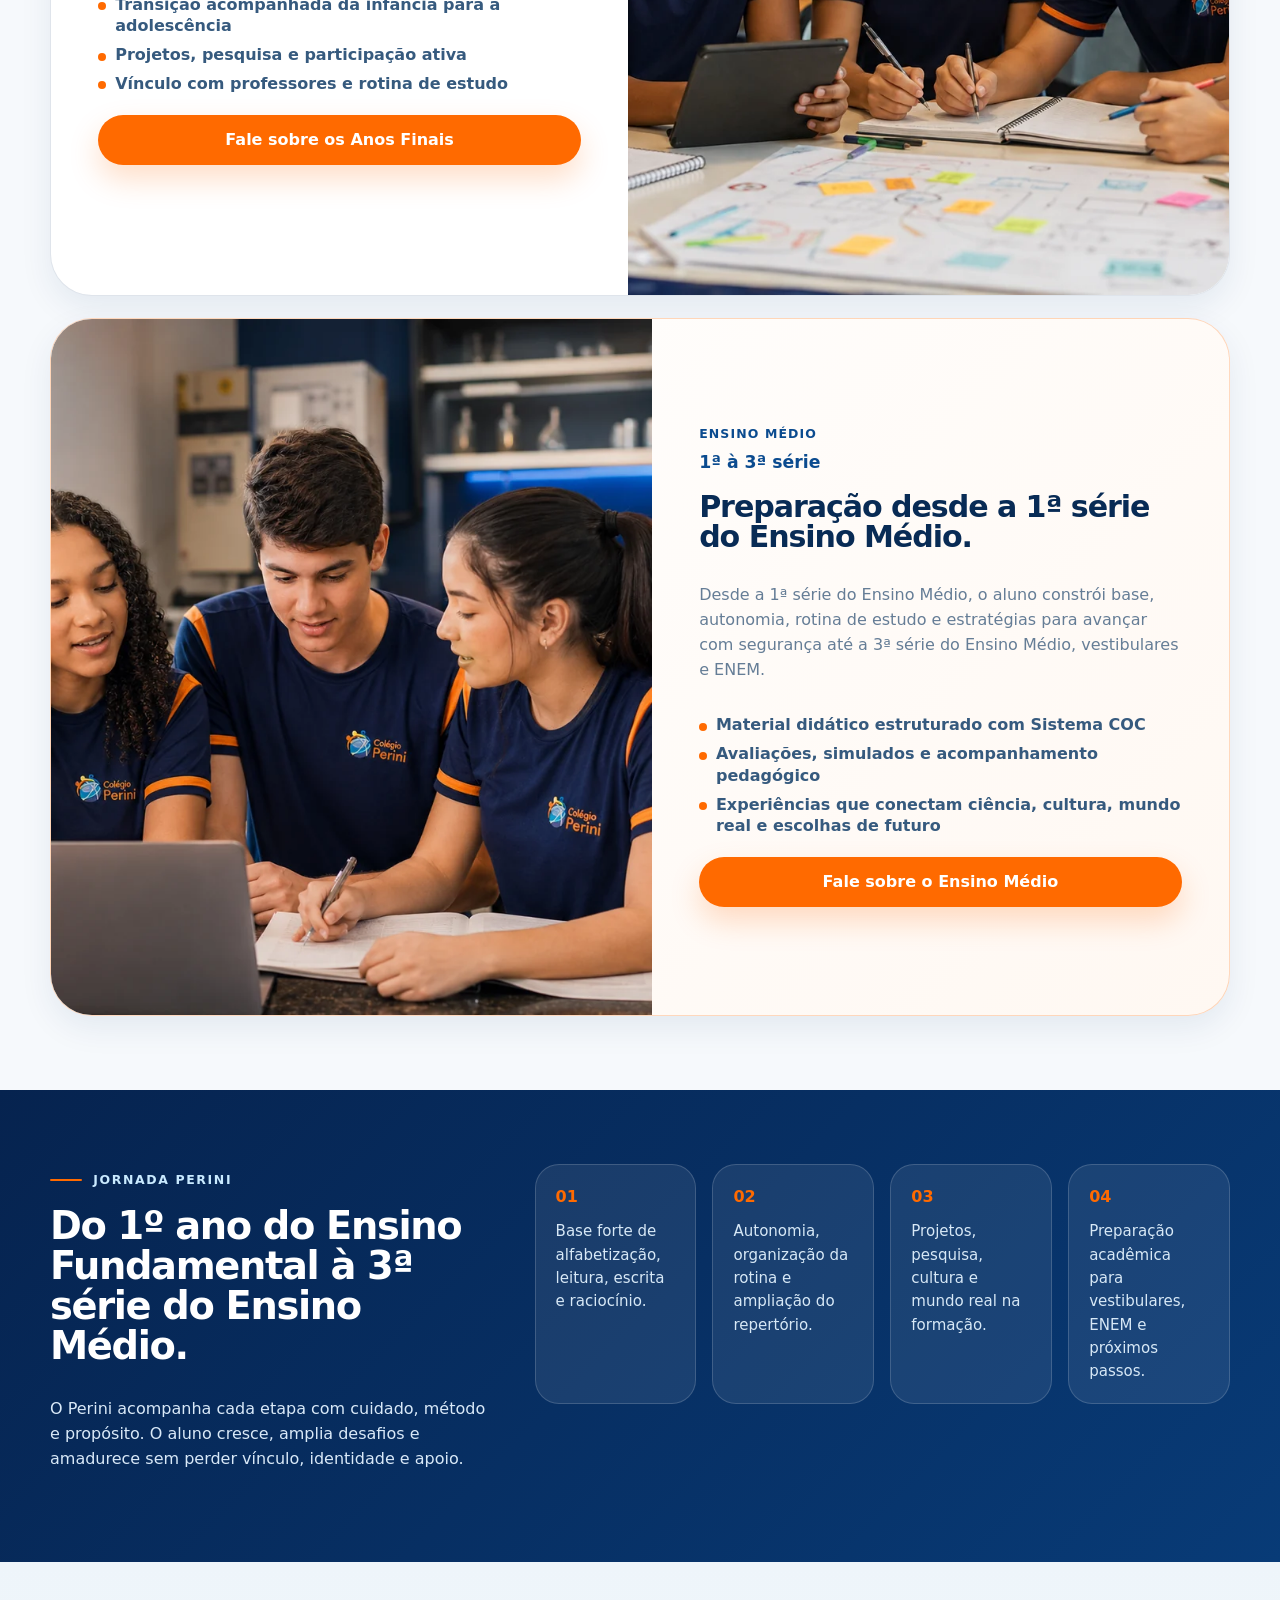
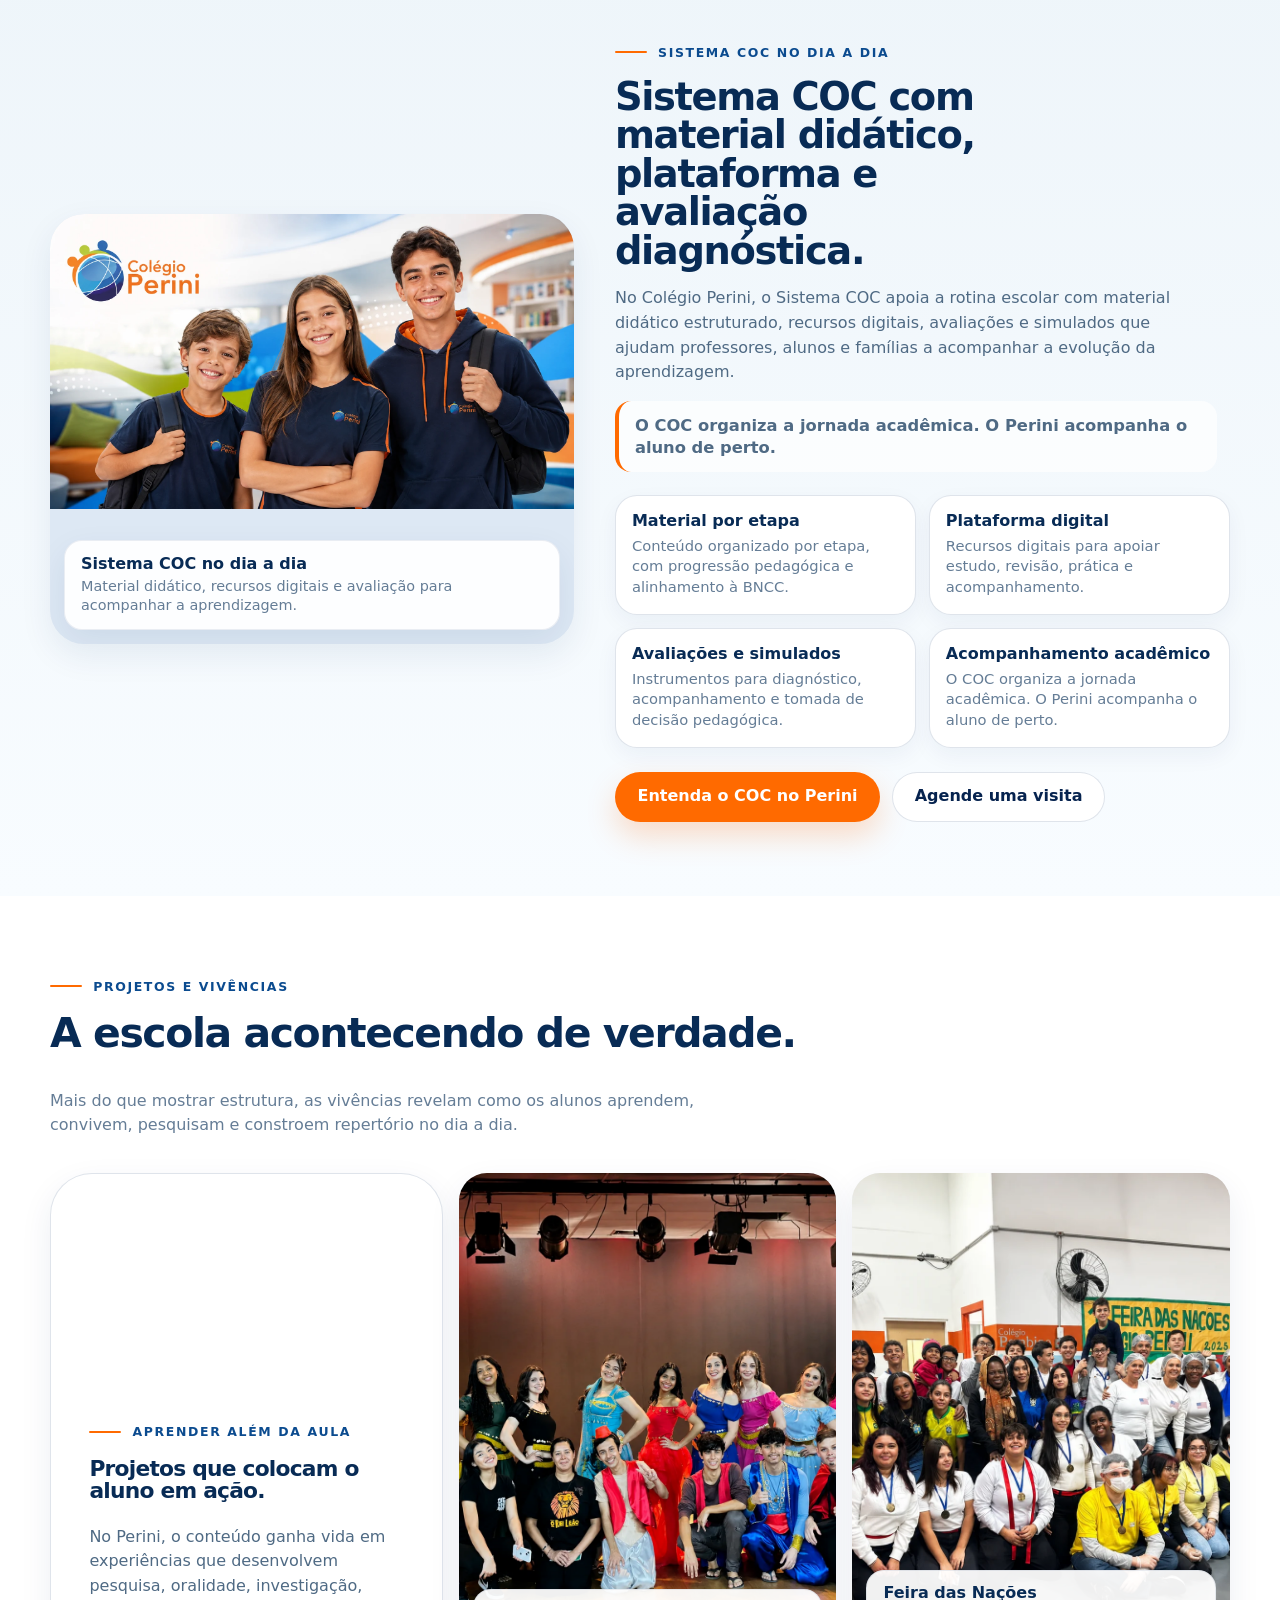
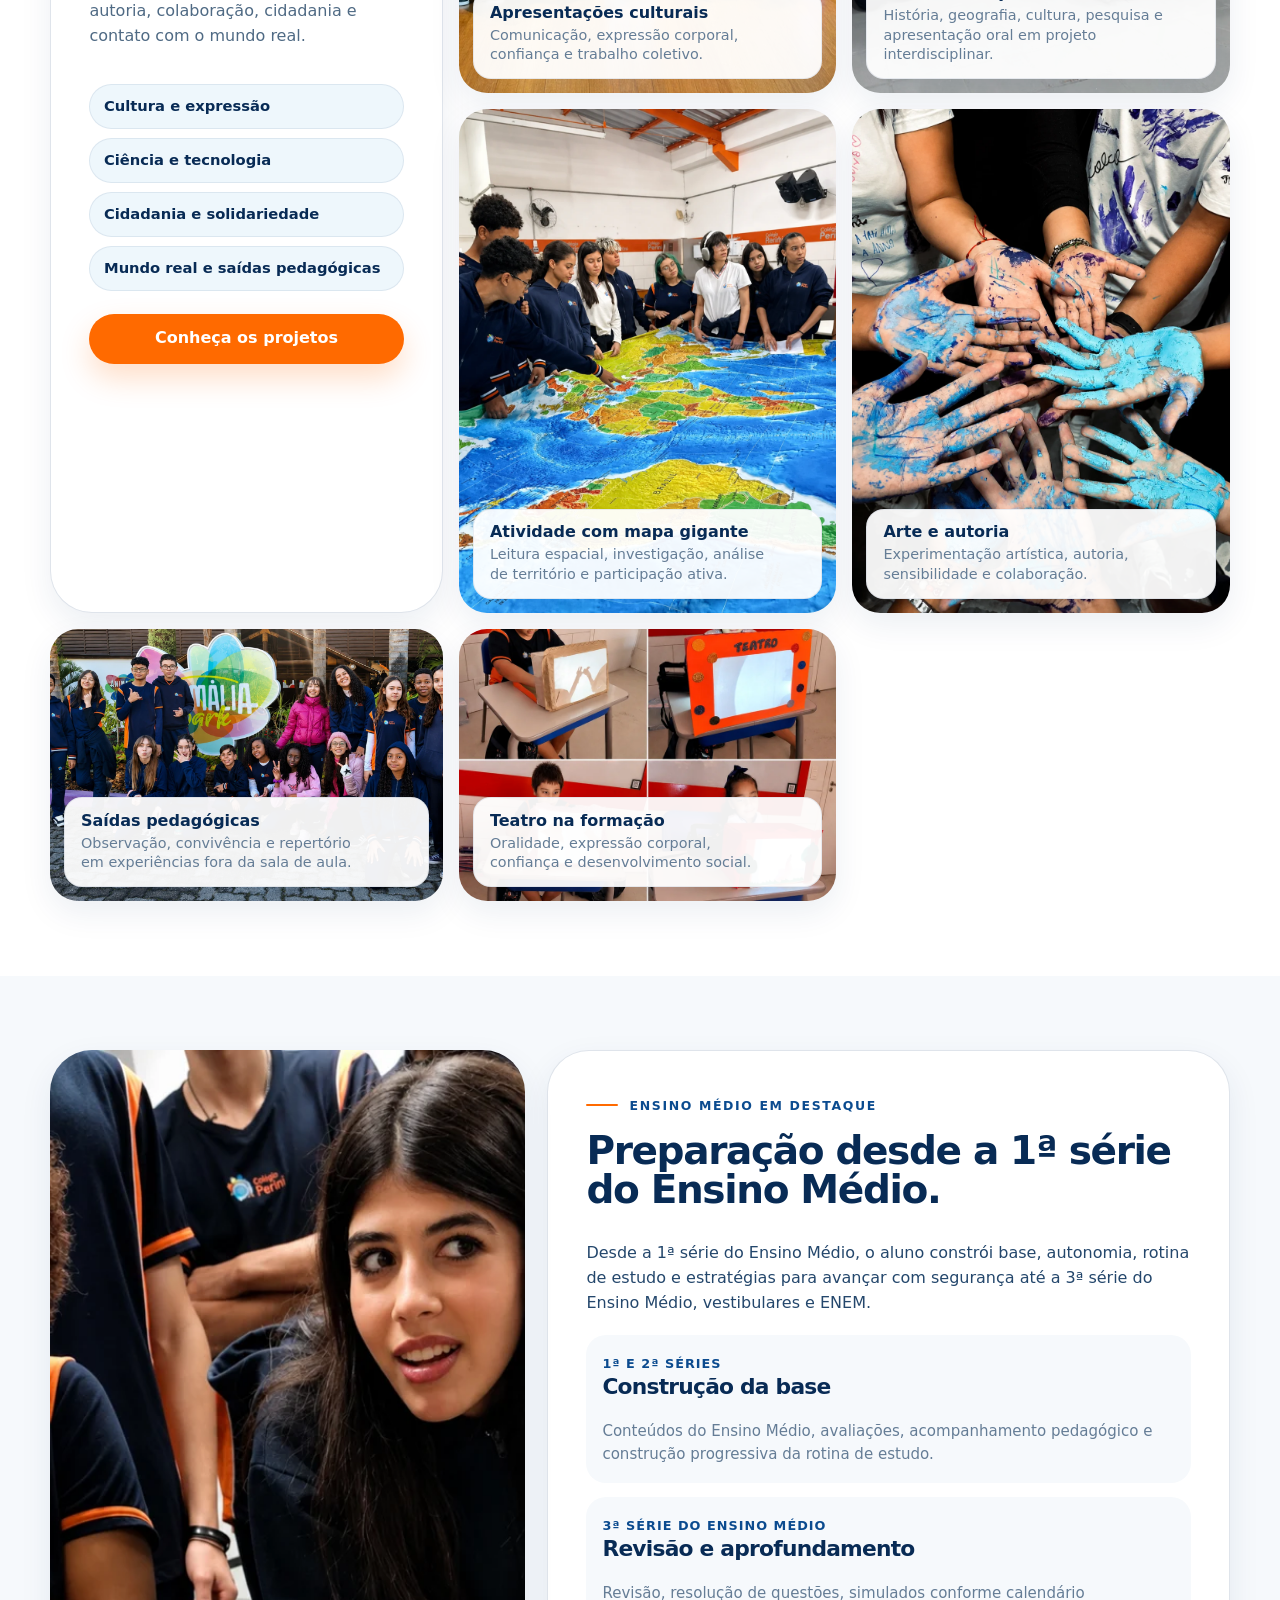
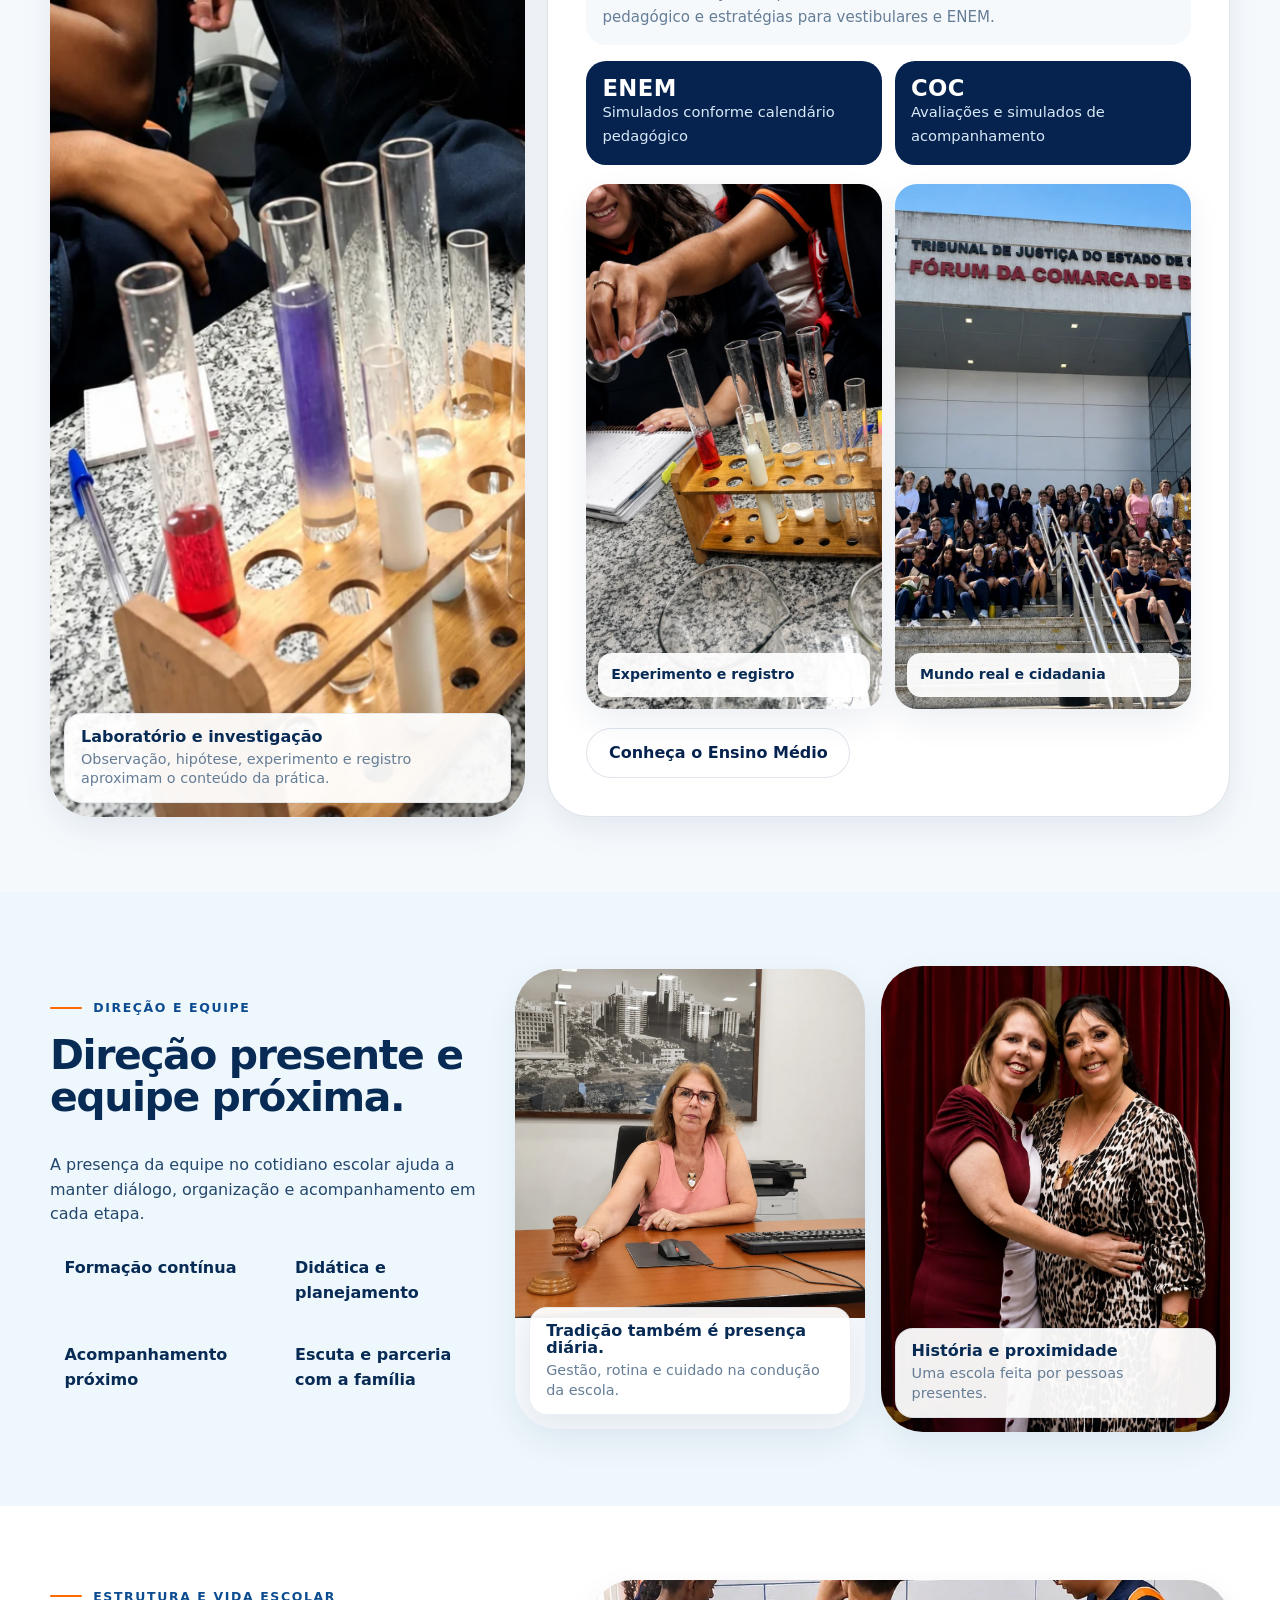
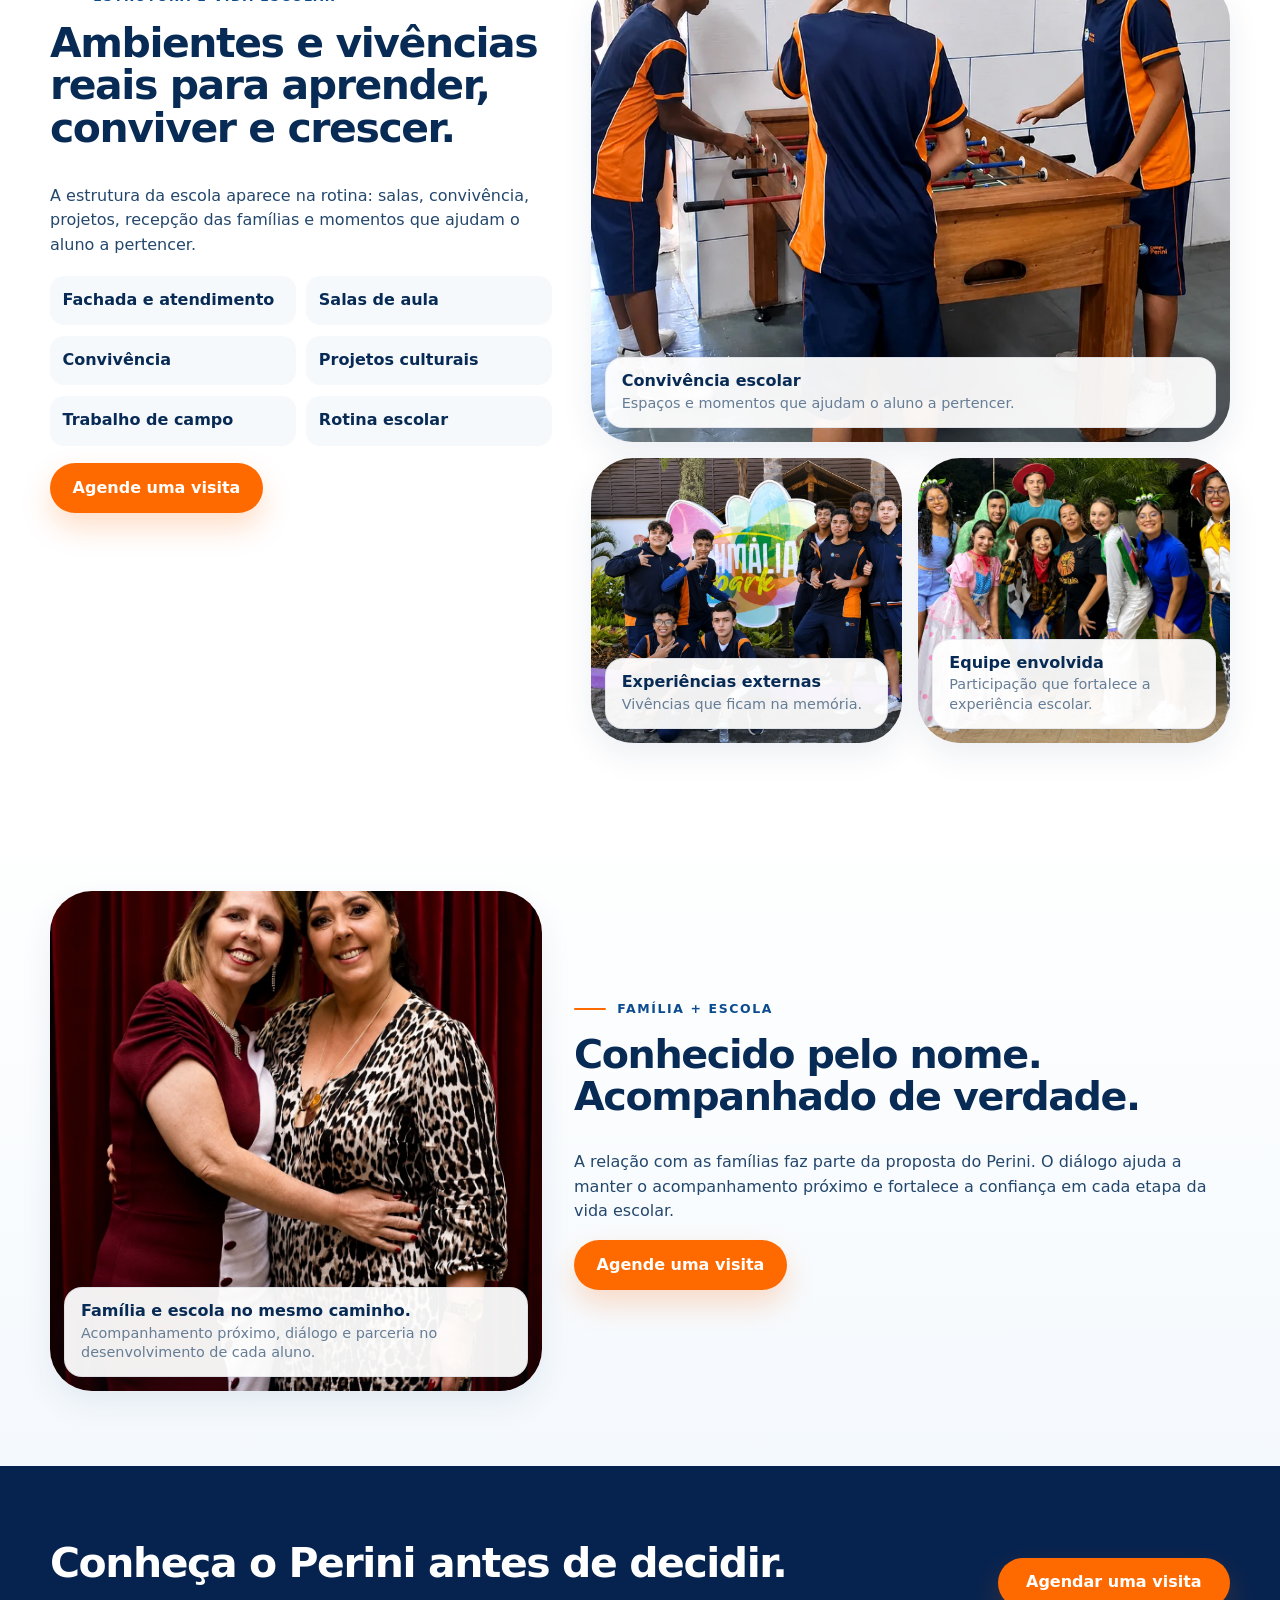
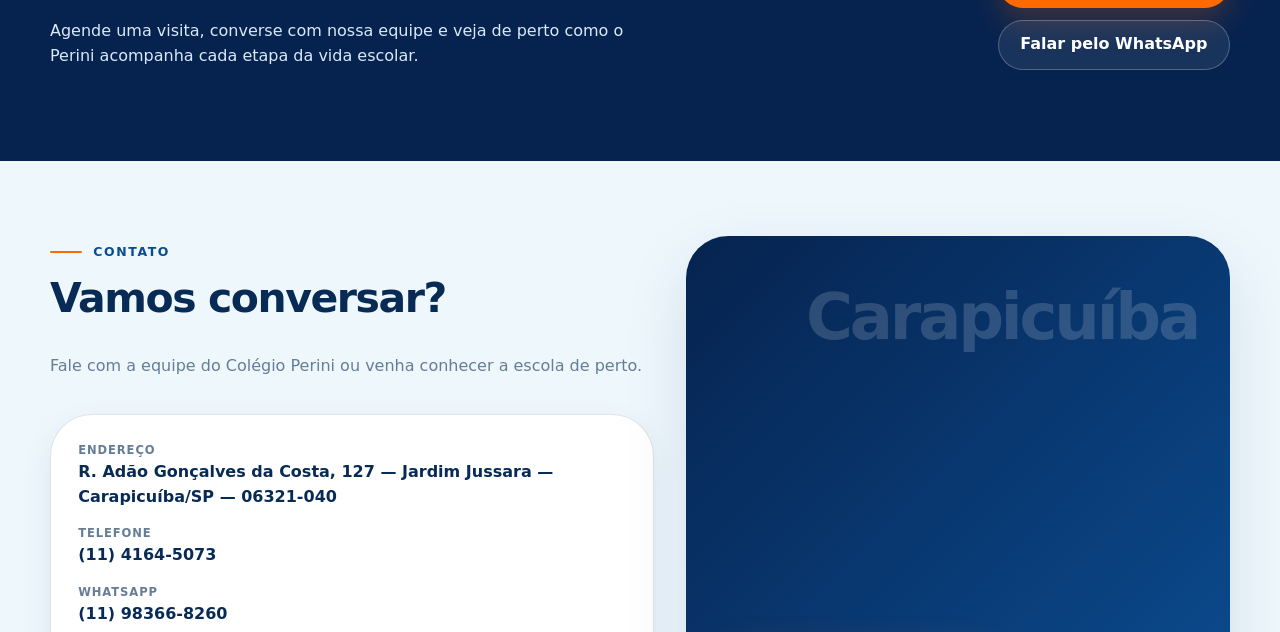
<file: ABRIR_PREVIEW_LOCAL.html>
<!doctype html>
<html lang="pt-BR">
<head>
  <meta charset="utf-8">
  <meta name="viewport" content="width=device-width, initial-scale=1">
  <title>Colégio Perini | Escola Particular em Carapicuíba</title>
  <meta name="description" content="Conheça o Colégio Perini, escola particular em Carapicuíba com Sistema COC, Ensino Fundamental, Ensino Médio, projetos pedagógicos, avaliações, simulados e acompanhamento próximo.">
  <meta name="theme-color" content="#082f63">
  <link rel="canonical" href="https://colegio-perini.vercel.app/">
  <meta property="og:title" content="Colégio Perini | Aprender. Pertencer. Transformar.">
  <meta property="og:description" content="Educação com Sistema COC, acompanhamento pedagógico, projetos reais e formação humana em Carapicuíba.">
  <meta property="og:type" content="website">
  <meta property="og:url" content="https://colegio-perini.vercel.app/">
  <meta property="og:image" content="https://colegio-perini.vercel.app/assets/social/og-perini.webp">
  <meta name="twitter:card" content="summary_large_image">
  <meta name="format-detection" content="telephone=yes">
  <link rel="icon" href="assets/brand/logo-colegio-perini-cropped.png">
  <link rel="preload" as="image" href="assets/hero/fachada-perini-desktop.webp" imagesrcset="assets/hero/fachada-perini-mobile.webp 900w, assets/hero/fachada-perini-desktop.webp 1600w" imagesizes="(max-width:720px) 100vw, 50vw">
  <style>

:root{
  --blue-950:#06234f;--blue-900:#082f63;--blue-800:#0b4b8f;--blue-650:#0d70b7;--blue-500:#1598dc;
  --orange:#ff6a00;--orange-700:#e65300;--green:#86b923;--green-700:#679918;
  --ink:#082b55;--text:#24476c;--muted:#657d96;--line:rgba(8,47,99,.13);
  --surface:#f6f9fc;--surface-blue:#eef7fc;--surface-warm:#fff7ef;--white:#fff;
  --shadow:0 24px 64px rgba(8,47,99,.12);--shadow-sm:0 12px 32px rgba(8,47,99,.08);
  --radius:28px;--radius-lg:42px;--container:min(1180px,calc(100% - 40px));--ease:cubic-bezier(.2,.8,.2,1);
  --font:Inter,ui-sans-serif,system-ui,-apple-system,BlinkMacSystemFont,"Segoe UI",Arial,sans-serif;
}
*{box-sizing:border-box}html{scroll-behavior:smooth}body{margin:0;font-family:var(--font);color:var(--text);background:#fff;line-height:1.55;-webkit-font-smoothing:antialiased;text-rendering:optimizeLegibility}body.menu-open{overflow:hidden}img{max-width:100%;display:block}a{color:inherit;text-decoration:none}button,input,textarea,select{font:inherit}h1,h2,h3,p{margin-top:0}h1,h2,h3{color:var(--ink);line-height:1.04;letter-spacing:-.035em}h1{font-size:clamp(2.7rem,5.8vw,5.6rem)}h2{font-size:clamp(2rem,3.7vw,3.85rem)}h3{font-size:clamp(1.2rem,1.7vw,1.55rem)}p{font-size:clamp(1rem,1vw,1.1rem)}.container{width:var(--container);margin-inline:auto}.section{padding:clamp(4.5rem,6.8vw,7rem) 0}.section.compact{padding:clamp(3rem,5vw,5rem) 0}.kicker{display:inline-flex;align-items:center;gap:.7rem;margin-bottom:1rem;color:var(--blue-800);font-size:.78rem;text-transform:uppercase;letter-spacing:.13em;font-weight:900}.kicker:before{content:"";display:inline-block;width:32px;height:2px;border-radius:20px;background:var(--orange)}.section-head{max-width:760px;margin-bottom:2.2rem}.section-head p{max-width:690px;color:var(--muted)}.btn{display:inline-flex;align-items:center;justify-content:center;gap:.6rem;min-height:50px;padding:0 1.35rem;border:1px solid transparent;border-radius:999px;font-weight:900;white-space:nowrap;transition:.22s var(--ease)}.btn-primary{background:var(--orange);color:#fff;box-shadow:0 14px 30px rgba(255,106,0,.22)}.btn-primary:hover{background:var(--orange-700);transform:translateY(-2px)}.btn-secondary{background:#fff;color:var(--blue-950);border-color:var(--line)}.btn-secondary:hover{transform:translateY(-2px);border-color:rgba(8,47,99,.28)}.skip-link{position:fixed;top:-90px;left:1rem;z-index:9999;background:#fff;padding:.8rem 1rem;border-radius:14px;box-shadow:var(--shadow-sm)}.skip-link:focus{top:1rem}:focus-visible{outline:3px solid rgba(255,106,0,.52);outline-offset:3px}
/* Header */
.site-header{position:sticky;top:0;z-index:1000;background:rgba(255,255,255,.94);backdrop-filter:blur(16px);border-bottom:1px solid var(--line)}.nav{height:84px;display:flex;align-items:center;justify-content:space-between;gap:1.3rem}.brand img{width:178px;height:auto;max-height:62px;object-fit:contain}.desktop-nav{display:flex;align-items:center;gap:1.15rem;font-size:.9rem;font-weight:800;color:var(--ink)}.desktop-nav a:not(.btn){position:relative;opacity:.92}.desktop-nav a:not(.btn):after{content:"";position:absolute;left:0;right:100%;bottom:-8px;height:2px;background:var(--orange);transition:.2s}.desktop-nav a:hover:after{right:0}.menu-toggle{display:none;width:48px;height:48px;border:0;border-radius:999px;background:#fff;box-shadow:var(--shadow-sm);align-items:center;justify-content:center}.menu-toggle span,.menu-toggle span:before,.menu-toggle span:after{display:block;position:relative;width:22px;height:2px;background:var(--ink);transition:.2s}.menu-toggle span:before,.menu-toggle span:after{content:"";position:absolute;left:0}.menu-toggle span:before{top:-7px}.menu-toggle span:after{top:7px}.menu-toggle[aria-expanded="true"] span{background:transparent}.menu-toggle[aria-expanded="true"] span:before{top:0;transform:rotate(45deg)}.menu-toggle[aria-expanded="true"] span:after{top:0;transform:rotate(-45deg)}.mobile-menu{position:fixed;inset:0;z-index:999;background:linear-gradient(180deg,#fff,#f6fbff);padding:105px 22px 28px;transform:translateX(104%);transition:.3s var(--ease);overflow:auto}.mobile-menu.is-open{transform:none}.mobile-menu nav{display:grid;gap:.25rem}.mobile-link{padding:1rem 0;border-bottom:1px solid var(--line);font-size:1.2rem;font-weight:900;color:var(--ink);display:flex;justify-content:space-between}.mobile-link:after{content:"→";color:var(--orange)}.mobile-link.sub{font-size:1rem;padding-left:1rem;color:var(--text);font-weight:780}.mobile-cta{display:grid;gap:.75rem;margin-top:1.2rem}
/* Hero */
.hero{position:relative;overflow:hidden;background:linear-gradient(115deg,#f9fcff 0%,#fff 45%,#edf7fc 100%);padding:clamp(3rem,5.2vw,5.7rem) 0 3.8rem}.hero:before{content:"";position:absolute;left:-220px;top:-260px;width:520px;height:520px;border-radius:50%;background:var(--orange);filter:blur(110px);opacity:.09}.hero:after{content:"";position:absolute;right:-210px;bottom:-210px;width:520px;height:520px;border-radius:50%;background:var(--green);filter:blur(110px);opacity:.11}.hero-grid{position:relative;z-index:1;display:grid;grid-template-columns:.88fr 1.12fr;gap:clamp(2rem,4.5vw,4.8rem);align-items:center}.hero-copy{max-width:650px}.hero h1{margin-bottom:1.25rem}.hero-word{display:block}.hero-word:nth-child(1){color:var(--blue-950)}.hero-word:nth-child(2){color:var(--orange)}.hero-word:nth-child(3){color:var(--green)}.hero-copy p{max-width:620px;font-size:clamp(1.08rem,1.45vw,1.25rem);color:#45627f}.hero-actions{display:flex;gap:.75rem;flex-wrap:wrap;margin:1.8rem 0 0}.hero-media{position:relative}.hero-photo{margin:0;aspect-ratio:1.22/1;overflow:hidden;border-radius:50px 18px 50px 50px;box-shadow:var(--shadow);background:var(--surface-blue)}.hero-photo img{width:100%;height:100%;object-fit:cover;object-position:center}.hero-badge{position:absolute;left:-28px;bottom:26px;max-width:260px;background:rgba(255,255,255,.94);backdrop-filter:blur(12px);border:1px solid rgba(255,255,255,.72);border-radius:22px;padding:1rem 1.1rem;box-shadow:var(--shadow-sm)}.hero-badge strong{display:block;color:var(--blue-950);font-size:1.08rem;line-height:1.12}.hero-badge span{color:var(--muted);font-size:.9rem}.hero-trust{display:grid;grid-template-columns:repeat(3,1fr);gap:.8rem;margin-top:2rem}.trust-mini{background:#fff;border:1px solid var(--line);border-radius:18px;padding:.95rem;box-shadow:0 6px 18px rgba(8,47,99,.06)}.trust-mini strong{display:block;color:var(--blue-950);font-size:1.15rem}.trust-mini span{font-size:.85rem;color:var(--muted);font-weight:700}
/* Proof */
.proof{background:var(--blue-950);color:#fff;padding:1.9rem 0}.proof-grid{display:grid;grid-template-columns:repeat(4,1fr)}.proof-item{padding:1rem 1.5rem;border-right:1px solid rgba(255,255,255,.14)}.proof-item:first-child{padding-left:0}.proof-item:last-child{border-right:0}.proof-item strong{display:block;color:#fff;font-size:clamp(1.6rem,2.4vw,2.3rem);line-height:1;margin-bottom:.5rem}.proof-item span{color:#c9dbef;font-size:.95rem}
/* Common layouts */
.split{display:grid;grid-template-columns:1fr 1fr;gap:clamp(2rem,4vw,4rem);align-items:center}.panel{background:#fff;border:1px solid var(--line);border-radius:var(--radius-lg);padding:clamp(1.6rem,3vw,2.8rem);box-shadow:var(--shadow-sm)}.media-card{margin:0;overflow:hidden;border-radius:var(--radius-lg);box-shadow:var(--shadow-sm);background:var(--surface)}.media-card img{width:100%;height:100%;object-fit:cover}.media-card.large{min-height:500px}.media-card.medium{min-height:360px}.surface{background:var(--surface)}.surface-blue{background:var(--surface-blue)}.dark{background:linear-gradient(135deg,var(--blue-950),#083b77);color:#d9e9f8}.dark h2,.dark h3{color:#fff}.dark p{color:#d9e9f8}.dark .kicker{color:#c9eaff}.dark .kicker:before{background:var(--orange)}
/* Essence */
.essence-layout{display:grid;grid-template-columns:.9fr 1.1fr;gap:2rem;align-items:stretch}.essence-copy{display:grid;grid-template-columns:repeat(3,1fr);gap:1rem}.essence-card{background:#fff;border:1px solid var(--line);border-radius:28px;padding:1.5rem;box-shadow:var(--shadow-sm)}.essence-card span{display:block;color:var(--orange);font-weight:900;margin-bottom:.75rem}.essence-card h3{margin-bottom:.55rem}.essence-card p{color:var(--muted);font-size:.96rem}.essence-photo{min-height:410px}.essence-photo img{object-position:center}
/* Stages */
.stages-grid{display:grid;gap:1.35rem}.stage-card{display:grid;grid-template-columns:1.02fr .98fr;background:#fff;border:1px solid var(--line);border-radius:var(--radius-lg);overflow:hidden;box-shadow:var(--shadow-sm);min-height:420px}.stage-card:nth-child(even){grid-template-columns:.98fr 1.02fr}.stage-card:nth-child(even) .stage-media{order:2}.stage-media{min-height:420px;background:var(--surface-blue)}.stage-media img{width:100%;height:100%;object-fit:cover;object-position:center 50%}.stage-copy{padding:clamp(1.8rem,3.7vw,3.6rem);display:flex;flex-direction:column;justify-content:center}.stage-copy small{font-weight:900;text-transform:uppercase;letter-spacing:.09em;color:var(--blue-800)}.stage-copy .years{font-weight:900;color:var(--green-700);font-size:1.25rem;margin:.4rem 0 1rem}.stage-copy p{color:var(--muted)}.stage-copy ul{list-style:none;margin:1rem 0 1.3rem;padding:0;display:grid;gap:.45rem}.stage-copy li{display:flex;gap:.55rem;font-weight:700;color:#365a7e}.stage-copy li:before{content:"";width:8px;height:8px;border-radius:50%;background:var(--orange);margin-top:.55rem;flex:0 0 8px}.stage-card.featured{background:linear-gradient(135deg,#fff,#fff8f2);border-color:rgba(255,106,0,.25)}
/* Journey */
.journey-grid{display:grid;grid-template-columns:.78fr 1.22fr;gap:2.5rem;align-items:start;position:relative;z-index:1}.journey-steps{display:grid;grid-template-columns:repeat(4,1fr);gap:1rem}.journey-step{background:rgba(255,255,255,.08);border:1px solid rgba(255,255,255,.16);border-radius:24px;padding:1.25rem}.journey-step span{display:block;color:var(--orange);font-weight:900;margin-bottom:.65rem}.journey-step p{font-size:.94rem;margin:0;color:#d7e8f6}
/* COC */
.coc-grid{display:grid;grid-template-columns:1fr .9fr;gap:2.2rem;align-items:center}.coc-list{list-style:none;margin:0;padding:0;display:grid;gap:.8rem}.coc-list li{background:#fff;border:1px solid var(--line);border-radius:18px;padding:1rem 1.1rem;font-weight:800;color:var(--ink);box-shadow:0 8px 20px rgba(8,47,99,.05)}
/* Projects */
.projects-editorial{display:grid;grid-template-columns:1.05fr .95fr;gap:1.2rem}.project-main{min-height:520px}.project-main img{object-position:center 58%}.project-feature{align-self:stretch;display:flex;flex-direction:column;justify-content:center;background:#fff;border:1px solid var(--line);border-radius:var(--radius-lg);padding:clamp(1.7rem,3vw,3rem);box-shadow:var(--shadow-sm)}.real-mosaic{grid-column:1/-1;display:grid;grid-template-columns:repeat(3,1fr);gap:1rem}.real-mosaic figure{position:relative;margin:0;min-height:230px;border-radius:26px;overflow:hidden;box-shadow:var(--shadow-sm);background:var(--surface)}.real-mosaic img{width:100%;height:100%;object-fit:cover}.real-mosaic figcaption{position:absolute;left:12px;right:12px;bottom:12px;background:rgba(255,255,255,.92);border-radius:16px;padding:.7rem .85rem;font-weight:900;color:var(--ink)}.project-groups{grid-column:1/-1;display:grid;grid-template-columns:repeat(4,1fr);gap:1rem}.project-group{background:#fff;border:1px solid var(--line);border-radius:24px;padding:1.2rem;box-shadow:var(--shadow-sm)}.project-group strong{display:block;color:var(--ink);margin-bottom:.6rem}.project-group span{display:block;color:var(--muted);font-size:.9rem;padding:.38rem 0;border-top:1px solid var(--line)}
/* High school */
.hs-grid{display:grid;grid-template-columns:1fr 1fr;grid-template-areas:"image panel" "field panel";gap:1.2rem;align-items:stretch}.hs-image{grid-area:image;min-height:390px}.hs-panel{grid-area:panel}.hs-field{grid-area:field;position:relative;min-height:330px}.hs-field figcaption{position:absolute;left:16px;right:16px;bottom:16px;background:rgba(255,255,255,.93);border-radius:18px;padding:.9rem 1rem;font-weight:900;color:var(--ink);box-shadow:var(--shadow-sm)}.hs-phases{display:grid;gap:.9rem;margin-top:1.2rem}.hs-phase{background:var(--surface);border-radius:20px;padding:1rem}.hs-phase span{font-size:.8rem;text-transform:uppercase;font-weight:900;color:var(--blue-800);letter-spacing:.08em}.hs-phase p{font-size:.94rem;color:var(--muted);margin:0}.hs-stats{display:grid;grid-template-columns:1fr 1fr;gap:.8rem;margin:1rem 0 1.2rem}.hs-stat{background:var(--blue-950);color:#fff;border-radius:20px;padding:1rem}.hs-stat strong{display:block;font-size:2.2rem;line-height:1;color:#fff}.hs-stat span{font-size:.92rem;color:#d8e9f7}
/* Teachers + structure + contact */
.teacher-grid{display:grid;grid-template-columns:.85fr 1.15fr;gap:2.3rem;align-items:center}.teacher-photo{min-height:480px}.teacher-items{list-style:none;margin:1rem 0 0;padding:0;display:grid;grid-template-columns:1fr 1fr;gap:.75rem}.teacher-items li{background:var(--surface-blue);border-radius:16px;padding:.8rem .9rem;font-weight:800;color:var(--ink)}.structure-grid{display:grid;grid-template-columns:1.15fr .85fr;gap:2rem;align-items:start}.structure-gallery{display:grid;grid-template-columns:1fr 1fr;gap:1rem}.structure-gallery .main{grid-column:1/-1;min-height:330px}.structure-gallery figure:not(.main){min-height:235px}.structure-copy ul{list-style:none;padding:0;margin:1.1rem 0;display:grid;grid-template-columns:1fr 1fr;gap:.65rem}.structure-copy li{background:var(--surface);border-radius:14px;padding:.78rem;font-weight:800;color:var(--ink)}.family-inner{display:grid;grid-template-columns:.65fr 1fr .85fr;gap:1.6rem;align-items:center}.family-photo{height:450px}.family-quote{background:#fff;border:1px solid var(--line);border-radius:var(--radius-lg);padding:1.5rem;box-shadow:var(--shadow-sm)}.family-quote strong{display:block;color:var(--ink);font-size:1.4rem;line-height:1.1;margin-bottom:.7rem}.cta-final{background:var(--blue-950);color:#d9e9f8;padding:clamp(3.8rem,6vw,6.4rem) 0}.cta-final .container{display:grid;grid-template-columns:1fr auto;gap:2rem;align-items:center}.cta-final h2{color:#fff;max-width:760px}.cta-final p{max-width:620px}.cta-actions{display:grid;gap:.75rem}.cta-final .btn-secondary{background:rgba(255,255,255,.08);color:#fff;border-color:rgba(255,255,255,.25)}.contact-grid{display:grid;grid-template-columns:1fr .9fr;gap:2rem;align-items:stretch}.contact-card{background:#fff;border:1px solid var(--line);border-radius:var(--radius-lg);padding:1.7rem;display:grid;gap:1rem;box-shadow:var(--shadow-sm)}.contact-item small{display:block;text-transform:uppercase;letter-spacing:.08em;font-size:.72rem;color:var(--muted);font-weight:900}.contact-item a,.contact-item span{font-weight:850;color:var(--ink)}.map-card{min-height:360px;border-radius:var(--radius-lg);background:linear-gradient(135deg,var(--blue-950),var(--blue-800));display:flex;align-items:flex-end;padding:2rem;position:relative;overflow:hidden;box-shadow:var(--shadow)}.map-card:after{content:"Carapicuíba";position:absolute;right:2rem;top:2rem;font-size:clamp(2.2rem,5vw,4.8rem);font-weight:900;color:rgba(255,255,255,.16);letter-spacing:-.05em}.map-card .btn{position:relative;z-index:1}
/* Footer */
.footer{background:#061e44;color:#d9e7f5;padding:3.6rem 0 5.2rem}.footer-grid{display:grid;grid-template-columns:1.35fr repeat(3,1fr);gap:2rem}.footer-logo{width:170px;margin-bottom:1rem}.footer h3{color:#fff;font-size:1rem;letter-spacing:0}.footer a{display:block;margin:.45rem 0;color:#d9e7f5}.footer a:hover{color:var(--orange)}.footer p{color:#b8cbe0;font-size:.96rem}.footer-bottom{display:flex;justify-content:space-between;gap:1rem;flex-wrap:wrap;border-top:1px solid rgba(255,255,255,.1);margin-top:2.4rem;padding-top:1.3rem;color:#b8cbe0;font-size:.9rem}.sticky-mobile-cta{display:none}
@media(max-width:1120px){.desktop-nav{display:none}.menu-toggle{display:flex}.hero-grid,.split,.essence-layout,.coc-grid,.projects-editorial,.hs-grid,.teacher-grid,.structure-grid,.family-inner,.contact-grid,.journey-grid{grid-template-columns:1fr}.hs-grid{grid-template-areas:"image" "panel" "field"}.stage-card,.stage-card:nth-child(even){grid-template-columns:1fr}.stage-card:nth-child(even) .stage-media{order:0}.project-groups,.journey-steps{grid-template-columns:1fr 1fr}.family-photo{height:380px}.hero-badge{left:18px}.proof-grid{grid-template-columns:repeat(2,1fr)}.proof-item:nth-child(2){border-right:0}.proof-item:nth-child(3){padding-left:0}}
@media(max-width:720px){:root{--container:calc(100% - 28px)}.nav{height:76px}.brand img{width:156px}.section{padding:3.7rem 0}.hero{padding:2.3rem 0 3rem}.hero h1{font-size:clamp(2.6rem,13vw,3.9rem)}.hero-copy p{font-size:1.04rem}.hero-actions{display:grid}.hero-actions .btn{width:100%}.hero-trust{grid-template-columns:1fr}.hero-photo{border-radius:32px 12px 32px 32px;aspect-ratio:1/1.05}.hero-badge{position:relative;left:auto;bottom:auto;margin:-28px 14px 0}.proof-grid,.essence-copy,.real-mosaic,.project-groups,.hs-stats,.teacher-items,.structure-copy ul{grid-template-columns:1fr}.proof-item{border-right:0;border-bottom:1px solid rgba(255,255,255,.14);padding:1rem 0}.proof-item:last-child{border-bottom:0}.stage-card{min-height:0}.stage-media{min-height:260px}.stage-copy{padding:1.45rem}.project-main,.project-feature{min-height:300px}.hs-image,.hs-field,.teacher-photo,.structure-gallery .main,.structure-gallery figure:not(.main){min-height:260px}.hs-field figcaption{position:relative;left:auto;right:auto;bottom:auto;margin:-24px 12px 0}.structure-gallery{grid-template-columns:1fr}.cta-final .container{grid-template-columns:1fr}.cta-actions{grid-template-columns:1fr}.footer-grid{grid-template-columns:1fr}.footer{padding-bottom:6rem}.sticky-mobile-cta{position:fixed;z-index:1200;left:0;right:0;bottom:0;display:grid;grid-template-columns:1fr 1fr;box-shadow:0 -12px 30px rgba(8,47,99,.18)}.sticky-mobile-cta a{height:58px;display:flex;align-items:center;justify-content:center;color:#fff;font-weight:900}.sticky-mobile-cta a:first-child{background:var(--orange)}.sticky-mobile-cta a:last-child{background:var(--green-700)}}
@media(prefers-reduced-motion:reduce){*{scroll-behavior:auto!important;animation:none!important;transition:none!important}}
/* v4.3 real photo integration */
.real-mosaic{grid-template-columns:repeat(4,1fr)}
.gallery-wall{display:grid;grid-template-columns:1.2fr .8fr .8fr;gap:1rem;align-items:stretch}.gallery-card{position:relative;margin:0;min-height:280px;border-radius:28px;overflow:hidden;box-shadow:var(--shadow-sm);background:var(--surface)}.gallery-card.large{grid-row:span 2;min-height:580px}.gallery-card img{width:100%;height:100%;object-fit:cover}.gallery-card figcaption{position:absolute;left:14px;right:14px;bottom:14px;background:rgba(255,255,255,.94);border-radius:18px;padding:.85rem 1rem;box-shadow:var(--shadow-sm)}.gallery-card figcaption strong{display:block;color:var(--ink);font-size:1rem;line-height:1.1;margin-bottom:.25rem}.gallery-card figcaption span{display:block;color:var(--muted);font-size:.9rem;line-height:1.35}.hs-grid-updated{grid-template-columns:.85fr 1.15fr;grid-template-areas:"image panel"}.hs-grid-updated .hs-image{min-height:780px}.hs-mini-gallery{display:grid;grid-template-columns:1fr 1fr;gap:.8rem;margin:1rem 0 1.2rem}.hs-mini-gallery figure{position:relative;margin:0;overflow:hidden;border-radius:22px;background:var(--surface);box-shadow:var(--shadow-sm);min-height:235px}.hs-mini-gallery img{width:100%;height:100%;object-fit:cover}.hs-mini-gallery figcaption{position:absolute;left:12px;right:12px;bottom:12px;background:rgba(255,255,255,.94);border-radius:14px;padding:.7rem .8rem;font-size:.88rem;font-weight:900;color:var(--ink)}.leadership-grid{display:grid;grid-template-columns:.9fr 1.1fr;gap:2rem;align-items:center}.leadership-photos{display:grid;grid-template-columns:1fr 1fr;gap:1rem}.leadership-photos .media-card{min-height:430px}.leadership-photos img{width:100%;height:100%;object-fit:cover}.leadership-photos .media-card:first-child img{object-position:center}.leadership-photos .media-card:last-child img{object-position:center top}
@media(max-width:1120px){.real-mosaic{grid-template-columns:1fr 1fr}.gallery-wall,.leadership-grid{grid-template-columns:1fr}.gallery-card.large{grid-row:auto;min-height:420px}.leadership-photos{grid-template-columns:1fr 1fr}.hs-grid-updated{grid-template-columns:1fr;grid-template-areas:"image" "panel"}.hs-grid-updated .hs-image{min-height:520px}}
@media(max-width:720px){.real-mosaic,.gallery-wall,.hs-mini-gallery,.leadership-photos{grid-template-columns:1fr}.gallery-card,.gallery-card.large{min-height:260px}.gallery-card.large{grid-row:auto}.leadership-photos .media-card{min-height:280px}.hs-grid-updated .hs-image{min-height:340px}}

/* V4.6 designer refinement */
.coc-refined{background:linear-gradient(180deg,#eef5fa 0%,#f6fbff 100%)}
.coc-grid-refined{grid-template-columns:.92fr 1.08fr;gap:clamp(1.4rem,3.2vw,3rem);align-items:center}
.coc-media-card{position:relative;min-height:460px;border-radius:34px;overflow:hidden;background:#dde8f4;box-shadow:var(--shadow-sm)}
.coc-media-card img{width:100%;height:100%;object-fit:cover;object-position:center}
.coc-media-card figcaption{position:absolute;left:18px;right:18px;bottom:18px;background:rgba(255,255,255,.94);border:1px solid rgba(8,47,99,.08);border-radius:22px;padding:1rem 1.1rem;box-shadow:var(--shadow-sm)}
.coc-media-card figcaption strong{display:block;color:var(--ink);font-size:1rem;line-height:1.12;margin-bottom:.28rem}
.coc-media-card figcaption span{display:block;color:var(--muted);font-size:.92rem;line-height:1.4}
.coc-panel{max-width:600px}
.coc-panel h2{font-size:clamp(2rem,3.25vw,3.4rem);line-height:.98;max-width:12ch;margin-bottom:1rem}
.coc-panel p{max-width:58ch;color:#4f6a84}
.coc-feature-grid{display:grid;grid-template-columns:1fr 1fr;gap:.8rem;margin:1.4rem 0 1.5rem}
.coc-feature-card{background:#fff;border:1px solid var(--line);border-radius:22px;padding:1rem 1rem 1.05rem;box-shadow:0 8px 22px rgba(8,47,99,.05)}
.coc-feature-card strong{display:block;color:var(--ink);font-size:1rem;line-height:1.15;margin-bottom:.38rem}
.coc-feature-card span{display:block;color:var(--muted);font-size:.92rem;line-height:1.38}
.coc-actions{display:flex;gap:.75rem;flex-wrap:wrap}
@media(max-width:1120px){.coc-grid-refined{grid-template-columns:1fr}.coc-grid-refined .coc-panel{order:1}.coc-grid-refined .coc-media-card{order:2;min-height:380px}.coc-feature-grid{grid-template-columns:1fr 1fr}}
@media(max-width:720px){.coc-panel h2{font-size:clamp(1.8rem,9vw,2.5rem);max-width:none}.coc-feature-grid{grid-template-columns:1fr}.coc-actions{display:grid}.coc-actions .btn{width:100%}.coc-media-card{min-height:320px;border-radius:28px}.coc-media-card figcaption{position:relative;left:auto;right:auto;bottom:auto;margin:-22px 12px 12px}}

/* V4.7 autoria geral: architecture, nomenclature and contextual photos */
body{overflow-x:hidden}.section{padding:clamp(3.8rem,5.8vw,6.1rem) 0}h2{font-size:clamp(1.95rem,3.2vw,3.35rem)}.section-head{max-width:820px}.proof-item strong{font-size:clamp(1.15rem,1.9vw,1.9rem);line-height:1.08}.v47-essence{background:linear-gradient(180deg,#fff,#f8fbff)}.essence-autoral-grid{display:grid;grid-template-columns:.95fr 1.05fr;gap:clamp(1.5rem,3vw,2.8rem);align-items:end}.essence-intro{max-width:690px}.essence-intro h2{font-size:clamp(2rem,3.2vw,3.45rem);max-width:780px}.essence-autoral-grid .essence-copy{grid-template-columns:1fr;gap:.9rem}.essence-autoral-grid .essence-card{display:grid;grid-template-columns:52px 1fr;column-gap:1rem;align-items:start}.essence-autoral-grid .essence-card span{grid-row:1/3}.essence-autoral-grid .essence-card h3{margin-bottom:.25rem}.stage-copy small{font-size:.78rem;line-height:1.32}.stage-copy .years{color:var(--blue-800);font-size:1.08rem}.stage-copy h3{font-size:clamp(1.65rem,2.35vw,2.65rem);line-height:1.02}.journey-section h2{font-size:clamp(2rem,3vw,3.3rem)}
/* refined COC */
.coc-refined{background:linear-gradient(180deg,#eef5fa 0%,#f8fcff 100%)}.coc-grid-refined{grid-template-columns:.92fr 1.08fr;gap:clamp(1.4rem,3.2vw,3rem);align-items:center}.coc-media-card{position:relative;min-height:430px;border-radius:34px;overflow:hidden;background:#dde8f4;box-shadow:var(--shadow-sm)}.coc-media-card img{width:100%;height:100%;object-fit:cover;object-position:center}.coc-media-card figcaption{position:absolute;left:18px;right:18px;bottom:18px;background:rgba(255,255,255,.95);border:1px solid rgba(8,47,99,.08);border-radius:22px;padding:1rem 1.1rem;box-shadow:var(--shadow-sm)}.coc-media-card figcaption strong{display:block;color:var(--ink);font-size:1rem;line-height:1.12;margin-bottom:.28rem}.coc-media-card figcaption span{display:block;color:var(--muted);font-size:.92rem;line-height:1.4}.coc-panel{max-width:620px}.coc-panel h2{font-size:clamp(1.95rem,3vw,3.25rem);line-height:1;max-width:14ch;margin-bottom:1rem}.coc-panel p{max-width:58ch;color:#4f6a84}.coc-feature-grid{display:grid;grid-template-columns:1fr 1fr;gap:.8rem;margin:1.4rem 0 1.5rem}.coc-feature-card{background:#fff;border:1px solid var(--line);border-radius:22px;padding:1rem 1rem 1.05rem;box-shadow:0 8px 22px rgba(8,47,99,.05)}.coc-feature-card strong{display:block;color:var(--ink);font-size:1rem;line-height:1.15;margin-bottom:.38rem}.coc-feature-card span{display:block;color:var(--muted);font-size:.92rem;line-height:1.38}.coc-actions{display:flex;gap:.75rem;flex-wrap:wrap}
/* unified project story */
.projects-unified{background:#fff}.projects-story-grid{display:grid;grid-template-columns:1.02fr .98fr .98fr;gap:1rem;align-items:stretch}.project-feature-v47{grid-row:span 2;min-height:520px;justify-content:center}.project-groups-v47{display:grid;gap:.55rem;margin:1.2rem 0 1.4rem}.project-groups-v47 span{background:var(--surface-blue);border:1px solid rgba(8,47,99,.08);border-radius:999px;padding:.64rem .85rem;font-weight:850;color:var(--ink);font-size:.92rem}.photo-story-card{position:relative;margin:0;min-height:260px;border-radius:28px;overflow:hidden;background:var(--surface);box-shadow:var(--shadow-sm)}.photo-story-card.main{min-height:520px}.photo-story-card img{width:100%;height:100%;object-fit:cover}.photo-story-card figcaption,.media-card figcaption{position:absolute;left:14px;right:14px;bottom:14px;background:rgba(255,255,255,.94);border:1px solid rgba(8,47,99,.08);border-radius:18px;padding:.85rem 1rem;box-shadow:var(--shadow-sm)}.photo-story-card figcaption strong,.media-card figcaption strong{display:block;color:var(--ink);font-size:1rem;line-height:1.12;margin-bottom:.25rem}.photo-story-card figcaption span,.media-card figcaption span{display:block;color:var(--muted);font-size:.9rem;line-height:1.35}.photo-story-card:nth-of-type(3) img{object-position:center 40%}.photo-story-card:nth-of-type(4) img{object-position:center 55%}
/* high school */
.hs-grid-updated{grid-template-columns:.82fr 1.18fr;grid-template-areas:"image panel";gap:1.4rem}.hs-grid-updated .hs-image{position:relative;min-height:760px}.hs-grid-updated .hs-image img{object-position:center 45%}.context-caption{position:absolute!important}.hs-panel h2{font-size:clamp(2rem,3.05vw,3.25rem);line-height:1}.hs-mini-gallery{display:grid;grid-template-columns:1fr 1fr;gap:.85rem;margin:1rem 0 1.2rem}.hs-mini-gallery figure{position:relative;margin:0;overflow:hidden;border-radius:22px;background:var(--surface);box-shadow:var(--shadow-sm);min-height:220px}.hs-mini-gallery img{width:100%;height:100%;object-fit:cover}.hs-mini-gallery figcaption{position:absolute;left:12px;right:12px;bottom:12px;background:rgba(255,255,255,.94);border-radius:14px;padding:.7rem .8rem;font-size:.88rem;font-weight:900;color:var(--ink)}
/* leadership, structure and family */
.leadership-grid-v47{display:grid;grid-template-columns:.9fr .7fr .7fr;gap:1rem;align-items:center}.leadership-main,.leadership-side{position:relative;min-height:460px}.leadership-main img,.leadership-side img{width:100%;height:100%;object-fit:cover}.leadership-main img{object-position:center}.leadership-side img{object-position:center top}.structure-grid-v47{display:grid;grid-template-columns:.88fr 1.12fr;gap:clamp(1.4rem,3vw,2.5rem);align-items:start}.structure-gallery-v47{display:grid;grid-template-columns:1fr 1fr;gap:1rem}.structure-gallery-v47 .media-card{position:relative;min-height:285px}.structure-gallery-v47 .main{grid-column:1/-1;min-height:360px}.structure-gallery-v47 img{width:100%;height:100%;object-fit:cover}.family-section{background:linear-gradient(180deg,#fff,#f4f9fd)}.family-grid-v47{display:grid;grid-template-columns:.75fr 1fr;gap:2rem;align-items:center}.family-grid-v47 .family-photo{position:relative;height:500px}.family-content{max-width:680px}.family-content h2{font-size:clamp(2rem,3.1vw,3.4rem)}
@media(max-width:1120px){.essence-autoral-grid,.coc-grid-refined,.projects-story-grid,.hs-grid-updated,.leadership-grid-v47,.structure-grid-v47,.family-grid-v47{grid-template-columns:1fr}.hs-grid-updated{grid-template-areas:"panel" "image"}.project-feature-v47{grid-row:auto;min-height:auto}.photo-story-card.main{min-height:420px}.leadership-main,.leadership-side{min-height:360px}.coc-grid-refined .coc-panel{order:1}.coc-grid-refined .coc-media-card{order:2;min-height:360px}.structure-gallery-v47{grid-template-columns:1fr 1fr}.proof-item strong{font-size:1.4rem}}
@media(max-width:720px){h2{font-size:clamp(1.78rem,8.2vw,2.5rem)}.section{padding:3.25rem 0}.proof-grid{grid-template-columns:1fr}.essence-autoral-grid .essence-card{grid-template-columns:42px 1fr;padding:1.15rem}.coc-panel h2,.hs-panel h2{max-width:none;font-size:clamp(1.8rem,8.3vw,2.45rem)}.coc-feature-grid,.coc-actions,.hs-mini-gallery,.structure-gallery-v47{grid-template-columns:1fr}.coc-actions{display:grid}.coc-actions .btn{width:100%}.coc-media-card{min-height:300px;border-radius:28px}.coc-media-card figcaption,.photo-story-card figcaption,.media-card figcaption{position:relative;left:auto;right:auto;bottom:auto;margin:-20px 12px 12px}.photo-story-card,.photo-story-card.main{min-height:265px}.projects-story-grid{gap:.85rem}.hs-grid-updated{grid-template-areas:"panel" "image"}.hs-grid-updated .hs-image{min-height:330px}.leadership-grid-v47{gap:.85rem}.leadership-main,.leadership-side,.structure-gallery-v47 .media-card,.structure-gallery-v47 .main{min-height:260px}.family-grid-v47 .family-photo{height:auto;min-height:280px}.family-content{order:-1}.proof-item strong{font-size:1.2rem}.stage-copy small{font-size:.76rem}.stage-copy h3{font-size:clamp(1.55rem,7vw,2.1rem)}}

/* V4.8 lapidação pedagógica COC */
.coc-role{margin:.9rem 0 0;color:var(--ink);font-size:1.02rem;line-height:1.35;background:rgba(255,255,255,.72);border-left:4px solid var(--orange);border-radius:16px;padding:.85rem 1rem}.coc-role strong{font-weight:900}.hs-stats-safe .hs-stat strong{font-size:1.42rem;letter-spacing:.02em}.hs-stats-safe .hs-stat span{line-height:1.25}.project-feature-v47 p{color:#4f6a84}.photo-story-card figcaption span{max-width:32ch}.stage-copy li{line-height:1.35}
@media(max-width:720px){.coc-role{font-size:.96rem}.hs-stats-safe .hs-stat strong{font-size:1.25rem}.photo-story-card figcaption span,.media-card figcaption span{max-width:none}}

  </style>
  <script type="application/ld+json">{"@context":"https://schema.org","@type":"EducationalOrganization","name":"Colégio Perini","address":{"@type":"PostalAddress","streetAddress":"R. Adão Gonçalves da Costa, 127","addressLocality":"Carapicuíba","addressRegion":"SP","postalCode":"06321-040","addressCountry":"BR"},"telephone":"+55 11 4164-5073","email":"escolabambino@gmail.com"}</script>
</head>
<body>
  <a class="skip-link" href="#conteudo">Pular para o conteúdo</a>
  <header class="site-header">
    <div class="container nav">
      <a class="brand" href="#inicio" aria-label="Colégio Perini - início"><img src="assets/brand/logo-colegio-perini-cropped.webp" alt="Colégio Perini"></a>
      <nav class="desktop-nav" aria-label="Navegação principal">
        <a href="#perini">O Perini</a>
        <a href="#ensino">Ensino</a>
        <a href="#coc">Sistema COC</a>
        <a href="#projetos">Projetos</a>
        <a href="#estrutura">Estrutura</a>
        <a href="#contato">Contato</a>
        <a href="https://portal.coc.com.br/" target="_blank" rel="noopener">Portal do Aluno</a>
        <a class="btn btn-primary" href="https://wa.me/5511983668260?text=Olá!%20Conheci%20o%20Colégio%20Perini%20pelo%20site%20e%20gostaria%20de%20agendar%20uma%20visita." target="_blank" rel="noopener">Agende uma visita</a>
      </nav>
      <button id="menu-toggle" class="menu-toggle" aria-label="Abrir menu" aria-expanded="false"><span></span></button>
    </div>
  </header>

  <aside id="mobile-menu" class="mobile-menu" aria-label="Menu mobile">
    <nav>
      <a class="mobile-link" href="#perini">O Perini</a>
      <a class="mobile-link" href="#ensino">Ensino</a>
      <a class="mobile-link sub" href="#fundamental-1">Anos Iniciais</a>
      <a class="mobile-link sub" href="#fundamental-2">Anos Finais</a>
      <a class="mobile-link sub" href="#ensino-medio">Ensino Médio</a>
      <a class="mobile-link" href="#coc">Sistema COC</a>
      <a class="mobile-link" href="#projetos">Projetos</a>
      <a class="mobile-link" href="#estrutura">Estrutura</a>
      <a class="mobile-link" href="#contato">Contato</a>
      <a class="mobile-link" href="https://portal.coc.com.br/" target="_blank" rel="noopener">Portal do Aluno</a>
    </nav>
    <div class="mobile-cta">
      <a class="btn btn-primary" href="https://wa.me/5511983668260?text=Olá!%20Conheci%20o%20Colégio%20Perini%20pelo%20site%20e%20gostaria%20de%20agendar%20uma%20visita." target="_blank" rel="noopener">Agende uma visita</a>
      <a class="btn btn-secondary" href="https://wa.me/5511983668260?text=Olá!%20Conheci%20o%20Colégio%20Perini%20pelo%20site%20e%20gostaria%20de%20agendar%20uma%20visita." target="_blank" rel="noopener">Falar pelo WhatsApp</a>
    </div>
  </aside>

  <main id="conteudo">
    <section id="inicio" class="hero">
      <div class="container hero-grid">
        <div class="hero-copy">
          <div class="kicker">Colégio Perini · Carapicuíba · Desde 1987</div>
          <h1><span class="hero-word">Aprender.</span><span class="hero-word">Pertencer.</span><span class="hero-word">Transformar.</span></h1>
          <p>Uma escola que une tradição, Sistema COC, acompanhamento próximo e experiências reais para ajudar cada aluno a crescer com confiança.</p>
          <div class="hero-actions">
            <a class="btn btn-primary" href="https://wa.me/5511983668260?text=Olá!%20Conheci%20o%20Colégio%20Perini%20pelo%20site%20e%20gostaria%20de%20agendar%20uma%20visita." target="_blank" rel="noopener">Agende uma visita</a>
            <a class="btn btn-secondary" href="#perini">Conheça o Perini</a>
          </div>
          <div class="hero-trust">
            <div class="trust-mini"><strong>1987</strong><span>História com famílias da região</span></div>
            <div class="trust-mini"><strong>COC</strong><span>Material e avaliações</span></div>
            <div class="trust-mini"><strong>Trajetória acompanhada</strong><span>Do Ensino Fundamental ao Ensino Médio</span></div>
          </div>
        </div>
        <div class="hero-media">
          <picture class="hero-photo">
            <source media="(max-width:720px)" srcset="assets/hero/fachada-perini-mobile.webp">
            <img src="assets/hero/fachada-perini-desktop.webp" alt="Fachada do Colégio Perini em Carapicuíba" width="1600" height="1000" loading="eager">
          </picture>
          <div class="hero-badge"><strong>Uma escola que cresceu junto com seus alunos.</strong><span>Tradição, cuidado e olhar atento para cada etapa.</span></div>
        </div>
      </div>
    </section>

    <section class="proof">
      <div class="container proof-grid">
        <div class="proof-item"><strong>Desde 1987</strong><span>História, presença e confiança local.</span></div>
        <div class="proof-item"><strong>Ensino Fundamental ao Ensino Médio</strong><span>Jornada escolar acompanhada de perto.</span></div>
        <div class="proof-item"><strong>Sistema COC</strong><span>Material, plataforma, avaliações e simulados.</span></div>
        <div class="proof-item"><strong>Projetos reais</strong><span>Cultura, ciência, cidadania e mundo real.</span></div>
      </div>
    </section>

    <section id="perini" class="section v47-essence">
      <div class="container essence-autoral-grid">
        <div class="essence-intro">
          <span class="kicker">Nossa essência</span>
          <h2>Uma escola conduzida com presença, história e olhar atento para cada estudante.</h2>
          <p>O Perini valoriza aprendizagem, pertencimento e formação humana. Cada estudante é acolhido em sua individualidade e incentivado a desenvolver seu potencial.</p>
        </div>
        <div class="essence-copy">
          <article class="essence-card"><span>01</span><h3>Aprender</h3><p>Ensino de qualidade, professores preparados, Sistema COC e metodologia atual.</p></article>
          <article class="essence-card"><span>02</span><h3>Pertencer</h3><p>Uma escola acolhedora, onde cada aluno é conhecido pelo nome.</p></article>
          <article class="essence-card"><span>03</span><h3>Transformar</h3><p>Projetos que desenvolvem autonomia, criatividade, responsabilidade e cidadania.</p></article>
        </div>
      </div>
    </section>

    <section id="ensino" class="section surface">
      <div class="container">
        <div class="section-head">
          <span class="kicker">Etapas de ensino</span>
          <h2>Cada fase tem um jeito de aprender.</h2>
          <p>Do 1º ano do Ensino Fundamental à 3ª série do Ensino Médio, a proposta amadurece com o aluno sem perder acolhimento, acompanhamento e identidade Perini.</p>
        </div>
        <div class="stages-grid">
          <article id="fundamental-1" class="stage-card">
            <div class="stage-media"><picture><source media="(max-width:720px)" srcset="assets/ensino/fundamental-1-mobile.webp"><img src="assets/ensino/fundamental-1.webp" alt="Criança do Ensino Fundamental — Anos Iniciais em atividade de aprendizagem no Colégio Perini" width="1200" height="750" loading="lazy"></picture></div>
            <div class="stage-copy">
              <small>Ensino Fundamental — Anos Iniciais</small>
              <div class="years">1º ao 5º ano</div>
              <h3>A base que dá segurança para aprender.</h3>
              <p>Leitura, escrita, raciocínio, autonomia e vínculo aparecem em uma rotina que acolhe, organiza e fortalece a aprendizagem.</p>
              <ul>
                <li>Equipe docente próxima e rotina acompanhada</li>
                <li>Alfabetização, leitura e construção de base</li>
                <li>Projetos que dão contexto à leitura, escrita e pesquisa</li>
              </ul>
              <a class="btn btn-primary" href="https://wa.me/5511983668260?text=Olá!%20Gostaria%20de%20informações%20sobre%20o%20Ensino%20Fundamental%20—%20Anos%20Iniciais%20do%20Colégio%20Perini." target="_blank" rel="noopener">Fale sobre os Anos Iniciais</a>
            </div>
          </article>

          <article id="fundamental-2" class="stage-card">
            <div class="stage-media"><picture><source media="(max-width:720px)" srcset="assets/ensino/fundamental-2-mobile.webp"><img src="assets/ensino/fundamental-2.webp" alt="Alunos do Ensino Fundamental — Anos Finais em atividade no Colégio Perini" width="1200" height="750" loading="lazy"></picture></div>
            <div class="stage-copy">
              <small>Ensino Fundamental — Anos Finais</small>
              <div class="years">6º ao 9º ano</div>
              <h3>Mais autonomia, repertório e acompanhamento.</h3>
              <p>É a etapa em que o aluno amplia responsabilidade, repertório e participação em projetos, sempre com orientação e escuta.</p>
              <ul>
                <li>Transição acompanhada da infância para a adolescência</li>
                <li>Projetos, pesquisa e participação ativa</li>
                <li>Vínculo com professores e rotina de estudo</li>
              </ul>
              <a class="btn btn-primary" href="https://wa.me/5511983668260?text=Olá!%20Gostaria%20de%20informações%20sobre%20o%20Ensino%20Fundamental%20—%20Anos%20Finais%20do%20Colégio%20Perini." target="_blank" rel="noopener">Fale sobre os Anos Finais</a>
            </div>
          </article>

          <article id="ensino-medio" class="stage-card featured">
            <div class="stage-media"><picture><source media="(max-width:720px)" srcset="assets/ensino/ensino-medio-mobile.webp"><img src="assets/ensino/ensino-medio.webp" alt="Alunos do Ensino Médio em atividade de ciência e tecnologia no Colégio Perini" width="1200" height="750" loading="lazy"></picture></div>
            <div class="stage-copy">
              <small>Ensino Médio</small>
              <div class="years">1ª à 3ª série</div>
              <h3>Preparação desde a 1ª série do Ensino Médio.</h3>
              <p>Desde a 1ª série do Ensino Médio, o aluno constrói base, autonomia, rotina de estudo e estratégias para avançar com segurança até a 3ª série do Ensino Médio, vestibulares e ENEM.</p>
              <ul>
                <li>Material didático estruturado com Sistema COC</li>
                <li>Avaliações, simulados e acompanhamento pedagógico</li>
                <li>Experiências que conectam ciência, cultura, mundo real e escolhas de futuro</li>
              </ul>
              <a class="btn btn-primary" href="https://wa.me/5511983668260?text=Olá!%20Gostaria%20de%20informações%20sobre%20o%20Ensino%20Médio%20do%20Colégio%20Perini." target="_blank" rel="noopener">Fale sobre o Ensino Médio</a>
            </div>
          </article>
        </div>
      </div>
    </section>

    <section class="section dark journey-section">
      <div class="container journey-grid">
        <div>
          <span class="kicker">Jornada Perini</span>
          <h2>Do 1º ano do Ensino Fundamental à 3ª série do Ensino Médio.</h2>
          <p>O Perini acompanha cada etapa com cuidado, método e propósito. O aluno cresce, amplia desafios e amadurece sem perder vínculo, identidade e apoio.</p>
        </div>
        <div class="journey-steps">
          <article class="journey-step"><span>01</span><p>Base forte de alfabetização, leitura, escrita e raciocínio.</p></article>
          <article class="journey-step"><span>02</span><p>Autonomia, organização da rotina e ampliação do repertório.</p></article>
          <article class="journey-step"><span>03</span><p>Projetos, pesquisa, cultura e mundo real na formação.</p></article>
          <article class="journey-step"><span>04</span><p>Preparação acadêmica para vestibulares, ENEM e próximos passos.</p></article>
        </div>
      </div>
    </section>

    <section id="coc" class="section surface-blue coc-refined">
      <div class="container coc-grid coc-grid-refined">
        <figure class="media-card coc-media-card">
          <img src="assets/hero/jornada-perini.webp" alt="Alunos do Colégio Perini utilizando materiais e recursos do Sistema COC" width="1200" height="900" loading="lazy">
          <figcaption><strong>Sistema COC no dia a dia</strong><span>Material didático, recursos digitais e avaliação para acompanhar a aprendizagem.</span></figcaption>
        </figure>
        <div class="coc-panel">
          <span class="kicker">Sistema COC no dia a dia</span>
          <h2>Sistema COC com material didático, plataforma e avaliação diagnóstica.</h2>
          <p>No Colégio Perini, o Sistema COC apoia a rotina escolar com material didático estruturado, recursos digitais, avaliações e simulados que ajudam professores, alunos e famílias a acompanhar a evolução da aprendizagem.</p>
          <p class="coc-role"><strong>O COC organiza a jornada acadêmica. O Perini acompanha o aluno de perto.</strong></p>
          <div class="coc-feature-grid">
            <article class="coc-feature-card"><strong>Material por etapa</strong><span>Conteúdo organizado por etapa, com progressão pedagógica e alinhamento à BNCC.</span></article>
            <article class="coc-feature-card"><strong>Plataforma digital</strong><span>Recursos digitais para apoiar estudo, revisão, prática e acompanhamento.</span></article>
            <article class="coc-feature-card"><strong>Avaliações e simulados</strong><span>Instrumentos para diagnóstico, acompanhamento e tomada de decisão pedagógica.</span></article>
            <article class="coc-feature-card"><strong>Acompanhamento acadêmico</strong><span>O COC organiza a jornada acadêmica. O Perini acompanha o aluno de perto.</span></article>
          </div>
          <div class="coc-actions">
            <a class="btn btn-primary" href="https://wa.me/5511983668260?text=Olá!%20Gostaria%20de%20entender%20melhor%20como%20funciona%20o%20Sistema%20COC%20no%20Colégio%20Perini." target="_blank" rel="noopener">Entenda o COC no Perini</a>
            <a class="btn btn-secondary" href="#contato">Agende uma visita</a>
          </div>
        </div>
      </div>
    </section>

    <section id="projetos" class="section projects-unified">
      <div class="container">
        <div class="section-head">
          <span class="kicker">Projetos e vivências</span>
          <h2>A escola acontecendo de verdade.</h2>
          <p>Mais do que mostrar estrutura, as vivências revelam como os alunos aprendem, convivem, pesquisam e constroem repertório no dia a dia.</p>
        </div>
        <div class="projects-story-grid">
          <article class="project-feature project-feature-v47">
            <span class="kicker">Aprender além da aula</span>
            <h3>Projetos que colocam o aluno em ação.</h3>
            <p>No Perini, o conteúdo ganha vida em experiências que desenvolvem pesquisa, oralidade, investigação, autoria, colaboração, cidadania e contato com o mundo real.</p>
            <div class="project-groups-v47">
              <span>Cultura e expressão</span>
              <span>Ciência e tecnologia</span>
              <span>Cidadania e solidariedade</span>
              <span>Mundo real e saídas pedagógicas</span>
            </div>
            <a class="btn btn-primary" href="https://wa.me/5511983668260?text=Olá!%20Gostaria%20de%20conhecer%20os%20projetos%20e%20vivências%20do%20Colégio%20Perini." target="_blank" rel="noopener">Conheça os projetos</a>
          </article>
          <figure class="photo-story-card main"><img src="assets/reais/colegio-perini-grupo-teatro.webp" alt="Grupo de alunos do Colégio Perini em apresentação teatral" width="1254" height="1254" loading="lazy"><figcaption><strong>Apresentações culturais</strong><span>Comunicação, expressão corporal, confiança e trabalho coletivo.</span></figcaption></figure>
          <figure class="photo-story-card"><img src="assets/reais/novas/feira-das-nacoes.webp" alt="Alunos e equipe do Colégio Perini em projeto Feira das Nações" width="1448" height="1086" loading="lazy"><figcaption><strong>Feira das Nações</strong><span>História, geografia, cultura, pesquisa e apresentação oral em projeto interdisciplinar.</span></figcaption></figure>
          <figure class="photo-story-card"><img src="assets/reais/novas/mapa-gigante.webp" alt="Alunos do Colégio Perini em atividade com mapa gigante" width="1086" height="1448" loading="lazy"><figcaption><strong>Atividade com mapa gigante</strong><span>Leitura espacial, investigação, análise de território e participação ativa.</span></figcaption></figure>
          <figure class="photo-story-card"><img src="assets/reais/novas/arte-maos.webp" alt="Mãos de alunos com tinta azul em atividade artística no Colégio Perini" width="1086" height="1448" loading="lazy"><figcaption><strong>Arte e autoria</strong><span>Experimentação artística, autoria, sensibilidade e colaboração.</span></figcaption></figure>
          <figure class="photo-story-card"><img src="assets/reais/novas/animalia-grupo-misto.webp" alt="Grupo misto de alunos do Colégio Perini em saída pedagógica no Animalia Park" width="1600" height="900" loading="lazy"><figcaption><strong>Saídas pedagógicas</strong><span>Observação, convivência e repertório em experiências fora da sala de aula.</span></figcaption></figure>
          <figure class="photo-story-card"><img src="assets/reais/colegio-perini-teatro-fundamental-card.webp" alt="Alunos dos Anos Iniciais em atividade de teatro no Colégio Perini" width="900" height="650" loading="lazy"><figcaption><strong>Teatro na formação</strong><span>Oralidade, expressão corporal, confiança e desenvolvimento social.</span></figcaption></figure>
        </div>
      </div>
    </section>

    <section class="section surface" aria-labelledby="em-destaque">
      <div class="container hs-grid hs-grid-updated">
        <figure class="media-card hs-image"><img src="assets/reais/novas/ciencia-laboratorio.webp" alt="Alunos do Colégio Perini em prática de laboratório" width="941" height="1672" loading="lazy"><figcaption class="context-caption"><strong>Laboratório e investigação</strong><span>Observação, hipótese, experimento e registro aproximam o conteúdo da prática.</span></figcaption></figure>
        <div class="panel hs-panel">
          <span class="kicker">Ensino Médio em destaque</span>
          <h2 id="em-destaque">Preparação desde a 1ª série do Ensino Médio.</h2>
          <p>Desde a 1ª série do Ensino Médio, o aluno constrói base, autonomia, rotina de estudo e estratégias para avançar com segurança até a 3ª série do Ensino Médio, vestibulares e ENEM.</p>
          <div class="hs-phases">
            <article class="hs-phase"><span>1ª e 2ª séries</span><h3>Construção da base</h3><p>Conteúdos do Ensino Médio, avaliações, acompanhamento pedagógico e construção progressiva da rotina de estudo.</p></article>
            <article class="hs-phase"><span>3ª série do Ensino Médio</span><h3>Revisão e aprofundamento</h3><p>Revisão, resolução de questões, simulados conforme calendário pedagógico e estratégias para vestibulares e ENEM.</p></article>
          </div>
          <div class="hs-stats hs-stats-safe"><div class="hs-stat"><strong>ENEM</strong><span>Simulados conforme calendário pedagógico</span></div><div class="hs-stat"><strong>COC</strong><span>Avaliações e simulados de acompanhamento</span></div></div>
          <div class="hs-mini-gallery">
            <figure><img src="assets/reais/novas/ciencia-detalhe.webp" alt="Experimento com tubos de ensaio em laboratório escolar" width="941" height="1672" loading="lazy"><figcaption>Experimento e registro</figcaption></figure>
            <figure><img src="assets/reais/colegio-perini-trabalho-de-campo.webp" alt="Alunos do Colégio Perini em trabalho de campo no Fórum de Barueri" width="1254" height="1254" loading="lazy"><figcaption>Mundo real e cidadania</figcaption></figure>
          </div>
          <a class="btn btn-secondary" href="https://wa.me/5511983668260?text=Olá!%20Gostaria%20de%20informações%20sobre%20o%20Ensino%20Médio%20do%20Colégio%20Perini." target="_blank" rel="noopener">Conheça o Ensino Médio</a>
        </div>
      </div>
    </section>

    <section class="section surface-blue leadership-section">
      <div class="container leadership-grid-v47">
        <div>
          <span class="kicker">Direção e equipe</span>
          <h2>Direção presente e equipe próxima.</h2>
          <p>A presença da equipe no cotidiano escolar ajuda a manter diálogo, organização e acompanhamento em cada etapa.</p>
          <ul class="teacher-items">
            <li>Formação contínua</li>
            <li>Didática e planejamento</li>
            <li>Acompanhamento próximo</li>
            <li>Escuta e parceria com a família</li>
          </ul>
        </div>
        <figure class="media-card leadership-main"><img src="assets/reais/novas/diretora-escritorio.webp" alt="Diretora do Colégio Perini em ambiente administrativo" width="1254" height="1254" loading="lazy"><figcaption><strong>Tradição também é presença diária.</strong><span>Gestão, rotina e cuidado na condução da escola.</span></figcaption></figure>
        <figure class="media-card leadership-side"><img src="assets/reais/novas/lideranca-dupla.webp" alt="Equipe de liderança do Colégio Perini em retrato institucional" width="1086" height="1448" loading="lazy"><figcaption><strong>História e proximidade</strong><span>Uma escola feita por pessoas presentes.</span></figcaption></figure>
      </div>
    </section>

    <section id="estrutura" class="section structure-v47">
      <div class="container structure-grid-v47">
        <div class="structure-copy">
          <span class="kicker">Estrutura e vida escolar</span>
          <h2>Ambientes e vivências reais para aprender, conviver e crescer.</h2>
          <p>A estrutura da escola aparece na rotina: salas, convivência, projetos, recepção das famílias e momentos que ajudam o aluno a pertencer.</p>
          <ul>
            <li>Fachada e atendimento</li>
            <li>Salas de aula</li>
            <li>Convivência</li>
            <li>Projetos culturais</li>
            <li>Trabalho de campo</li>
            <li>Rotina escolar</li>
          </ul>
          <a class="btn btn-primary" href="https://wa.me/5511983668260?text=Olá!%20Conheci%20o%20Colégio%20Perini%20pelo%20site%20e%20gostaria%20de%20agendar%20uma%20visita." target="_blank" rel="noopener">Agende uma visita</a>
        </div>
        <div class="structure-gallery-v47">
          <figure class="media-card main"><img src="assets/reais/colegio-perini-convivencia-card.webp" alt="Alunos do Colégio Perini em momento de convivência escolar" width="900" height="650" loading="lazy"><figcaption><strong>Convivência escolar</strong><span>Espaços e momentos que ajudam o aluno a pertencer.</span></figcaption></figure>
          <figure class="media-card"><img src="assets/reais/novas/animalia-grupo.webp" alt="Grupo de alunos do Colégio Perini em visita ao Animalia Park" width="1600" height="900" loading="lazy"><figcaption><strong>Experiências externas</strong><span>Vivências que ficam na memória.</span></figcaption></figure>
          <figure class="media-card"><img src="assets/reais/colegio-perini-equipe-evento-card.webp" alt="Equipe do Colégio Perini em atividade cultural com alunos" width="900" height="650" loading="lazy"><figcaption><strong>Equipe envolvida</strong><span>Participação que fortalece a experiência escolar.</span></figcaption></figure>
        </div>
      </div>
    </section>

    <section class="section family-section">
      <div class="container family-grid-v47">
        <figure class="media-card family-photo"><img src="assets/reais/colegio-perini-direcao.webp" alt="Direção do Colégio Perini em registro institucional" width="1086" height="1448" loading="lazy"><figcaption><strong>Família e escola no mesmo caminho.</strong><span>Acompanhamento próximo, diálogo e parceria no desenvolvimento de cada aluno.</span></figcaption></figure>
        <div class="family-content">
          <span class="kicker">Família + escola</span>
          <h2>Conhecido pelo nome. Acompanhado de verdade.</h2>
          <p>A relação com as famílias faz parte da proposta do Perini. O diálogo ajuda a manter o acompanhamento próximo e fortalece a confiança em cada etapa da vida escolar.</p>
          <a class="btn btn-primary" href="https://wa.me/5511983668260?text=Olá!%20Conheci%20o%20Colégio%20Perini%20pelo%20site%20e%20gostaria%20de%20agendar%20uma%20visita." target="_blank" rel="noopener">Agende uma visita</a>
        </div>
      </div>
    </section>

    <section class="cta-final">
      <div class="container">
        <div>
          <h2>Conheça o Perini antes de decidir.</h2>
          <p>Agende uma visita, converse com nossa equipe e veja de perto como o Perini acompanha cada etapa da vida escolar.</p>
        </div>
        <div class="cta-actions">
          <a class="btn btn-primary" href="https://wa.me/5511983668260?text=Olá!%20Conheci%20o%20Colégio%20Perini%20pelo%20site%20e%20gostaria%20de%20agendar%20uma%20visita." target="_blank" rel="noopener">Agendar uma visita</a>
          <a class="btn btn-secondary" href="https://wa.me/5511983668260?text=Olá!%20Conheci%20o%20Colégio%20Perini%20pelo%20site%20e%20gostaria%20de%20agendar%20uma%20visita." target="_blank" rel="noopener">Falar pelo WhatsApp</a>
        </div>
      </div>
    </section>

    <section id="contato" class="section contact surface-blue">
      <div class="container contact-grid">
        <div>
          <div class="section-head"><span class="kicker">Contato</span><h2>Vamos conversar?</h2><p>Fale com a equipe do Colégio Perini ou venha conhecer a escola de perto.</p></div>
          <div class="contact-card">
            <div class="contact-item"><small>Endereço</small><span>R. Adão Gonçalves da Costa, 127 — Jardim Jussara — Carapicuíba/SP — 06321-040</span></div>
            <div class="contact-item"><small>Telefone</small><a href="tel:+551141645073">(11) 4164-5073</a></div>
            <div class="contact-item"><small>WhatsApp</small><a href="https://wa.me/5511983668260?text=Olá!%20Conheci%20o%20Colégio%20Perini%20pelo%20site%20e%20gostaria%20de%20agendar%20uma%20visita." target="_blank" rel="noopener">(11) 98366-8260</a></div>
            <div class="contact-item"><small>E-mail</small><a href="mailto:escolabambino@gmail.com">escolabambino@gmail.com</a></div>
          </div>
        </div>
        <div class="map-card"><a class="btn btn-primary" href="https://www.google.com/maps/search/?api=1&query=R.+Adão+Gonçalves+da+Costa,+127,+Carapicuíba,+SP" target="_blank" rel="noopener">Abrir localização no mapa</a></div>
      </div>
    </section>
  </main>

  <footer class="footer">
    <div class="container">
      <div class="footer-grid">
        <div><img class="footer-logo" src="assets/brand/logo-colegio-perini-cropped.webp" alt="Colégio Perini"><p>Educação com acolhimento, acompanhamento pedagógico e formação humana em Carapicuíba.</p></div>
        <div><h3>O Perini</h3><a href="#perini">Nossa essência</a><a href="#projetos">Projetos</a><a href="#estrutura">Estrutura</a></div>
        <div><h3>Ensino</h3><a href="#fundamental-1">Anos Iniciais</a><a href="#fundamental-2">Anos Finais</a><a href="#ensino-medio">Ensino Médio</a><a href="#coc">Sistema COC</a></div>
        <div><h3>Contato</h3><a href="https://wa.me/5511983668260?text=Olá!%20Conheci%20o%20Colégio%20Perini%20pelo%20site%20e%20gostaria%20de%20agendar%20uma%20visita." target="_blank" rel="noopener">WhatsApp</a><a href="tel:+551141645073">Telefone</a><a href="https://portal.coc.com.br/" target="_blank" rel="noopener">Portal do Aluno</a></div>
      </div>
      <div class="footer-bottom"><span>© <span id="year">2026</span> Colégio Perini.</span><span>Site institucional do Colégio Perini.</span></div>
    </div>
  </footer>

  <nav class="sticky-mobile-cta" aria-label="Ações rápidas"><a href="https://wa.me/5511983668260?text=Olá!%20Conheci%20o%20Colégio%20Perini%20pelo%20site%20e%20gostaria%20de%20agendar%20uma%20visita." target="_blank" rel="noopener">Agendar visita</a><a href="https://wa.me/5511983668260?text=Olá!%20Conheci%20o%20Colégio%20Perini%20pelo%20site%20e%20gostaria%20de%20agendar%20uma%20visita." target="_blank" rel="noopener">WhatsApp</a></nav>
  <script>

(function(){
  const btn=document.getElementById('menu-toggle');
  const menu=document.getElementById('mobile-menu');
  const close=()=>{menu?.classList.remove('is-open');document.body.classList.remove('menu-open');btn?.setAttribute('aria-expanded','false')};
  btn?.addEventListener('click',()=>{const open=!menu.classList.contains('is-open');menu.classList.toggle('is-open',open);document.body.classList.toggle('menu-open',open);btn.setAttribute('aria-expanded',String(open));});
  document.querySelectorAll('.mobile-link').forEach(a=>a.addEventListener('click',close));
  document.addEventListener('keydown',e=>{if(e.key==='Escape')close()});
  const y=document.getElementById('year'); if(y) y.textContent=new Date().getFullYear();
})();

  </script>
</body>
</html>
</file>
<file: css/perini.css>
:root{
  --blue-950:#06234f;--blue-900:#082f63;--blue-800:#0b4b8f;--blue-650:#0d70b7;--blue-500:#1598dc;
  --orange:#ff6a00;--orange-700:#e65300;--green:#86b923;--green-700:#679918;
  --ink:#082b55;--text:#24476c;--muted:#657d96;--line:rgba(8,47,99,.13);
  --surface:#f6f9fc;--surface-blue:#eef7fc;--surface-warm:#fff7ef;--white:#fff;
  --shadow:0 24px 64px rgba(8,47,99,.12);--shadow-sm:0 12px 32px rgba(8,47,99,.08);
  --radius:28px;--radius-lg:42px;--container:min(1180px,calc(100% - 40px));--ease:cubic-bezier(.2,.8,.2,1);
  --font:Inter,ui-sans-serif,system-ui,-apple-system,BlinkMacSystemFont,"Segoe UI",Arial,sans-serif;
}
*{box-sizing:border-box}html{scroll-behavior:smooth}body{margin:0;font-family:var(--font);color:var(--text);background:#fff;line-height:1.55;-webkit-font-smoothing:antialiased;text-rendering:optimizeLegibility}body.menu-open{overflow:hidden}img{max-width:100%;display:block}a{color:inherit;text-decoration:none}button,input,textarea,select{font:inherit}h1,h2,h3,p{margin-top:0}h1,h2,h3{color:var(--ink);line-height:1.04;letter-spacing:-.035em}h1{font-size:clamp(2.7rem,5.8vw,5.6rem)}h2{font-size:clamp(2rem,3.7vw,3.85rem)}h3{font-size:clamp(1.2rem,1.7vw,1.55rem)}p{font-size:clamp(1rem,1vw,1.1rem)}.container{width:var(--container);margin-inline:auto}.section{padding:clamp(4.5rem,6.8vw,7rem) 0}.section.compact{padding:clamp(3rem,5vw,5rem) 0}.kicker{display:inline-flex;align-items:center;gap:.7rem;margin-bottom:1rem;color:var(--blue-800);font-size:.78rem;text-transform:uppercase;letter-spacing:.13em;font-weight:900}.kicker:before{content:"";display:inline-block;width:32px;height:2px;border-radius:20px;background:var(--orange)}.section-head{max-width:760px;margin-bottom:2.2rem}.section-head p{max-width:690px;color:var(--muted)}.btn{display:inline-flex;align-items:center;justify-content:center;gap:.6rem;min-height:50px;padding:0 1.35rem;border:1px solid transparent;border-radius:999px;font-weight:900;white-space:nowrap;transition:.22s var(--ease)}.btn-primary{background:var(--orange);color:#fff;box-shadow:0 14px 30px rgba(255,106,0,.22)}.btn-primary:hover{background:var(--orange-700);transform:translateY(-2px)}.btn-secondary{background:#fff;color:var(--blue-950);border-color:var(--line)}.btn-secondary:hover{transform:translateY(-2px);border-color:rgba(8,47,99,.28)}.skip-link{position:fixed;top:-90px;left:1rem;z-index:9999;background:#fff;padding:.8rem 1rem;border-radius:14px;box-shadow:var(--shadow-sm)}.skip-link:focus{top:1rem}:focus-visible{outline:3px solid rgba(255,106,0,.52);outline-offset:3px}
/* Header */
.site-header{position:sticky;top:0;z-index:1000;background:rgba(255,255,255,.94);backdrop-filter:blur(16px);border-bottom:1px solid var(--line)}.nav{height:84px;display:flex;align-items:center;justify-content:space-between;gap:1.3rem}.brand img{width:178px;height:auto;max-height:62px;object-fit:contain}.desktop-nav{display:flex;align-items:center;gap:1.15rem;font-size:.9rem;font-weight:800;color:var(--ink)}.desktop-nav a:not(.btn){position:relative;opacity:.92}.desktop-nav a:not(.btn):after{content:"";position:absolute;left:0;right:100%;bottom:-8px;height:2px;background:var(--orange);transition:.2s}.desktop-nav a:hover:after{right:0}.menu-toggle{display:none;width:48px;height:48px;border:0;border-radius:999px;background:#fff;box-shadow:var(--shadow-sm);align-items:center;justify-content:center}.menu-toggle span,.menu-toggle span:before,.menu-toggle span:after{display:block;position:relative;width:22px;height:2px;background:var(--ink);transition:.2s}.menu-toggle span:before,.menu-toggle span:after{content:"";position:absolute;left:0}.menu-toggle span:before{top:-7px}.menu-toggle span:after{top:7px}.menu-toggle[aria-expanded="true"] span{background:transparent}.menu-toggle[aria-expanded="true"] span:before{top:0;transform:rotate(45deg)}.menu-toggle[aria-expanded="true"] span:after{top:0;transform:rotate(-45deg)}.mobile-menu{position:fixed;inset:0;z-index:999;background:linear-gradient(180deg,#fff,#f6fbff);padding:105px 22px 28px;transform:translateX(104%);transition:.3s var(--ease);overflow:auto}.mobile-menu.is-open{transform:none}.mobile-menu nav{display:grid;gap:.25rem}.mobile-link{padding:1rem 0;border-bottom:1px solid var(--line);font-size:1.2rem;font-weight:900;color:var(--ink);display:flex;justify-content:space-between}.mobile-link:after{content:"→";color:var(--orange)}.mobile-link.sub{font-size:1rem;padding-left:1rem;color:var(--text);font-weight:780}.mobile-cta{display:grid;gap:.75rem;margin-top:1.2rem}
/* Hero */
.hero{position:relative;overflow:hidden;background:linear-gradient(115deg,#f9fcff 0%,#fff 45%,#edf7fc 100%);padding:clamp(3rem,5.2vw,5.7rem) 0 3.8rem}.hero:before{content:"";position:absolute;left:-220px;top:-260px;width:520px;height:520px;border-radius:50%;background:var(--orange);filter:blur(110px);opacity:.09}.hero:after{content:"";position:absolute;right:-210px;bottom:-210px;width:520px;height:520px;border-radius:50%;background:var(--green);filter:blur(110px);opacity:.11}.hero-grid{position:relative;z-index:1;display:grid;grid-template-columns:.88fr 1.12fr;gap:clamp(2rem,4.5vw,4.8rem);align-items:center}.hero-copy{max-width:650px}.hero h1{margin-bottom:1.25rem}.hero-word{display:block}.hero-word:nth-child(1){color:var(--blue-950)}.hero-word:nth-child(2){color:var(--orange)}.hero-word:nth-child(3){color:var(--green)}.hero-copy p{max-width:620px;font-size:clamp(1.08rem,1.45vw,1.25rem);color:#45627f}.hero-actions{display:flex;gap:.75rem;flex-wrap:wrap;margin:1.8rem 0 0}.hero-media{position:relative}.hero-photo{margin:0;aspect-ratio:1.22/1;overflow:hidden;border-radius:50px 18px 50px 50px;box-shadow:var(--shadow);background:var(--surface-blue)}.hero-photo img{width:100%;height:100%;object-fit:cover;object-position:center}.hero-badge{position:absolute;left:-28px;bottom:26px;max-width:260px;background:rgba(255,255,255,.94);backdrop-filter:blur(12px);border:1px solid rgba(255,255,255,.72);border-radius:22px;padding:1rem 1.1rem;box-shadow:var(--shadow-sm)}.hero-badge strong{display:block;color:var(--blue-950);font-size:1.08rem;line-height:1.12}.hero-badge span{color:var(--muted);font-size:.9rem}.hero-trust{display:grid;grid-template-columns:repeat(3,1fr);gap:.8rem;margin-top:2rem}.trust-mini{background:#fff;border:1px solid var(--line);border-radius:18px;padding:.95rem;box-shadow:0 6px 18px rgba(8,47,99,.06)}.trust-mini strong{display:block;color:var(--blue-950);font-size:1.15rem}.trust-mini span{font-size:.85rem;color:var(--muted);font-weight:700}
/* Proof */
.proof{background:var(--blue-950);color:#fff;padding:1.9rem 0}.proof-grid{display:grid;grid-template-columns:repeat(4,1fr)}.proof-item{padding:1rem 1.5rem;border-right:1px solid rgba(255,255,255,.14)}.proof-item:first-child{padding-left:0}.proof-item:last-child{border-right:0}.proof-item strong{display:block;color:#fff;font-size:clamp(1.6rem,2.4vw,2.3rem);line-height:1;margin-bottom:.5rem}.proof-item span{color:#c9dbef;font-size:.95rem}
/* Common layouts */
.split{display:grid;grid-template-columns:1fr 1fr;gap:clamp(2rem,4vw,4rem);align-items:center}.panel{background:#fff;border:1px solid var(--line);border-radius:var(--radius-lg);padding:clamp(1.6rem,3vw,2.8rem);box-shadow:var(--shadow-sm)}.media-card{margin:0;overflow:hidden;border-radius:var(--radius-lg);box-shadow:var(--shadow-sm);background:var(--surface)}.media-card img{width:100%;height:100%;object-fit:cover}.media-card.large{min-height:500px}.media-card.medium{min-height:360px}.surface{background:var(--surface)}.surface-blue{background:var(--surface-blue)}.dark{background:linear-gradient(135deg,var(--blue-950),#083b77);color:#d9e9f8}.dark h2,.dark h3{color:#fff}.dark p{color:#d9e9f8}.dark .kicker{color:#c9eaff}.dark .kicker:before{background:var(--orange)}
/* Essence */
.essence-layout{display:grid;grid-template-columns:.9fr 1.1fr;gap:2rem;align-items:stretch}.essence-copy{display:grid;grid-template-columns:repeat(3,1fr);gap:1rem}.essence-card{background:#fff;border:1px solid var(--line);border-radius:28px;padding:1.5rem;box-shadow:var(--shadow-sm)}.essence-card span{display:block;color:var(--orange);font-weight:900;margin-bottom:.75rem}.essence-card h3{margin-bottom:.55rem}.essence-card p{color:var(--muted);font-size:.96rem}.essence-photo{min-height:410px}.essence-photo img{object-position:center}
/* Stages */
.stages-grid{display:grid;gap:1.35rem}.stage-card{display:grid;grid-template-columns:1.02fr .98fr;background:#fff;border:1px solid var(--line);border-radius:var(--radius-lg);overflow:hidden;box-shadow:var(--shadow-sm);min-height:420px}.stage-card:nth-child(even){grid-template-columns:.98fr 1.02fr}.stage-card:nth-child(even) .stage-media{order:2}.stage-media{min-height:420px;background:var(--surface-blue)}.stage-media img{width:100%;height:100%;object-fit:cover;object-position:center 50%}.stage-copy{padding:clamp(1.8rem,3.7vw,3.6rem);display:flex;flex-direction:column;justify-content:center}.stage-copy small{font-weight:900;text-transform:uppercase;letter-spacing:.09em;color:var(--blue-800)}.stage-copy .years{font-weight:900;color:var(--green-700);font-size:1.25rem;margin:.4rem 0 1rem}.stage-copy p{color:var(--muted)}.stage-copy ul{list-style:none;margin:1rem 0 1.3rem;padding:0;display:grid;gap:.45rem}.stage-copy li{display:flex;gap:.55rem;font-weight:700;color:#365a7e}.stage-copy li:before{content:"";width:8px;height:8px;border-radius:50%;background:var(--orange);margin-top:.55rem;flex:0 0 8px}.stage-card.featured{background:linear-gradient(135deg,#fff,#fff8f2);border-color:rgba(255,106,0,.25)}
/* Journey */
.journey-grid{display:grid;grid-template-columns:.78fr 1.22fr;gap:2.5rem;align-items:start;position:relative;z-index:1}.journey-steps{display:grid;grid-template-columns:repeat(4,1fr);gap:1rem}.journey-step{background:rgba(255,255,255,.08);border:1px solid rgba(255,255,255,.16);border-radius:24px;padding:1.25rem}.journey-step span{display:block;color:var(--orange);font-weight:900;margin-bottom:.65rem}.journey-step p{font-size:.94rem;margin:0;color:#d7e8f6}
/* COC */
.coc-grid{display:grid;grid-template-columns:1fr .9fr;gap:2.2rem;align-items:center}.coc-list{list-style:none;margin:0;padding:0;display:grid;gap:.8rem}.coc-list li{background:#fff;border:1px solid var(--line);border-radius:18px;padding:1rem 1.1rem;font-weight:800;color:var(--ink);box-shadow:0 8px 20px rgba(8,47,99,.05)}
/* Projects */
.projects-editorial{display:grid;grid-template-columns:1.05fr .95fr;gap:1.2rem}.project-main{min-height:520px}.project-main img{object-position:center 58%}.project-feature{align-self:stretch;display:flex;flex-direction:column;justify-content:center;background:#fff;border:1px solid var(--line);border-radius:var(--radius-lg);padding:clamp(1.7rem,3vw,3rem);box-shadow:var(--shadow-sm)}.real-mosaic{grid-column:1/-1;display:grid;grid-template-columns:repeat(3,1fr);gap:1rem}.real-mosaic figure{position:relative;margin:0;min-height:230px;border-radius:26px;overflow:hidden;box-shadow:var(--shadow-sm);background:var(--surface)}.real-mosaic img{width:100%;height:100%;object-fit:cover}.real-mosaic figcaption{position:absolute;left:12px;right:12px;bottom:12px;background:rgba(255,255,255,.92);border-radius:16px;padding:.7rem .85rem;font-weight:900;color:var(--ink)}.project-groups{grid-column:1/-1;display:grid;grid-template-columns:repeat(4,1fr);gap:1rem}.project-group{background:#fff;border:1px solid var(--line);border-radius:24px;padding:1.2rem;box-shadow:var(--shadow-sm)}.project-group strong{display:block;color:var(--ink);margin-bottom:.6rem}.project-group span{display:block;color:var(--muted);font-size:.9rem;padding:.38rem 0;border-top:1px solid var(--line)}
/* High school */
.hs-grid{display:grid;grid-template-columns:1fr 1fr;grid-template-areas:"image panel" "field panel";gap:1.2rem;align-items:stretch}.hs-image{grid-area:image;min-height:390px}.hs-panel{grid-area:panel}.hs-field{grid-area:field;position:relative;min-height:330px}.hs-field figcaption{position:absolute;left:16px;right:16px;bottom:16px;background:rgba(255,255,255,.93);border-radius:18px;padding:.9rem 1rem;font-weight:900;color:var(--ink);box-shadow:var(--shadow-sm)}.hs-phases{display:grid;gap:.9rem;margin-top:1.2rem}.hs-phase{background:var(--surface);border-radius:20px;padding:1rem}.hs-phase span{font-size:.8rem;text-transform:uppercase;font-weight:900;color:var(--blue-800);letter-spacing:.08em}.hs-phase p{font-size:.94rem;color:var(--muted);margin:0}.hs-stats{display:grid;grid-template-columns:1fr 1fr;gap:.8rem;margin:1rem 0 1.2rem}.hs-stat{background:var(--blue-950);color:#fff;border-radius:20px;padding:1rem}.hs-stat strong{display:block;font-size:2.2rem;line-height:1;color:#fff}.hs-stat span{font-size:.92rem;color:#d8e9f7}
/* Teachers + structure + contact */
.teacher-grid{display:grid;grid-template-columns:.85fr 1.15fr;gap:2.3rem;align-items:center}.teacher-photo{min-height:480px}.teacher-items{list-style:none;margin:1rem 0 0;padding:0;display:grid;grid-template-columns:1fr 1fr;gap:.75rem}.teacher-items li{background:var(--surface-blue);border-radius:16px;padding:.8rem .9rem;font-weight:800;color:var(--ink)}.structure-grid{display:grid;grid-template-columns:1.15fr .85fr;gap:2rem;align-items:start}.structure-gallery{display:grid;grid-template-columns:1fr 1fr;gap:1rem}.structure-gallery .main{grid-column:1/-1;min-height:330px}.structure-gallery figure:not(.main){min-height:235px}.structure-copy ul{list-style:none;padding:0;margin:1.1rem 0;display:grid;grid-template-columns:1fr 1fr;gap:.65rem}.structure-copy li{background:var(--surface);border-radius:14px;padding:.78rem;font-weight:800;color:var(--ink)}.family-inner{display:grid;grid-template-columns:.65fr 1fr .85fr;gap:1.6rem;align-items:center}.family-photo{height:450px}.family-quote{background:#fff;border:1px solid var(--line);border-radius:var(--radius-lg);padding:1.5rem;box-shadow:var(--shadow-sm)}.family-quote strong{display:block;color:var(--ink);font-size:1.4rem;line-height:1.1;margin-bottom:.7rem}.cta-final{background:var(--blue-950);color:#d9e9f8;padding:clamp(3.8rem,6vw,6.4rem) 0}.cta-final .container{display:grid;grid-template-columns:1fr auto;gap:2rem;align-items:center}.cta-final h2{color:#fff;max-width:760px}.cta-final p{max-width:620px}.cta-actions{display:grid;gap:.75rem}.cta-final .btn-secondary{background:rgba(255,255,255,.08);color:#fff;border-color:rgba(255,255,255,.25)}.contact-grid{display:grid;grid-template-columns:1fr .9fr;gap:2rem;align-items:stretch}.contact-card{background:#fff;border:1px solid var(--line);border-radius:var(--radius-lg);padding:1.7rem;display:grid;gap:1rem;box-shadow:var(--shadow-sm)}.contact-item small{display:block;text-transform:uppercase;letter-spacing:.08em;font-size:.72rem;color:var(--muted);font-weight:900}.contact-item a,.contact-item span{font-weight:850;color:var(--ink)}.map-card{min-height:360px;border-radius:var(--radius-lg);background:linear-gradient(135deg,var(--blue-950),var(--blue-800));display:flex;align-items:flex-end;padding:2rem;position:relative;overflow:hidden;box-shadow:var(--shadow)}.map-card:after{content:"Carapicuíba";position:absolute;right:2rem;top:2rem;font-size:clamp(2.2rem,5vw,4.8rem);font-weight:900;color:rgba(255,255,255,.16);letter-spacing:-.05em}.map-card .btn{position:relative;z-index:1}
/* Footer */
.footer{background:#061e44;color:#d9e7f5;padding:3.6rem 0 5.2rem}.footer-grid{display:grid;grid-template-columns:1.35fr repeat(3,1fr);gap:2rem}.footer-logo{width:170px;margin-bottom:1rem}.footer h3{color:#fff;font-size:1rem;letter-spacing:0}.footer a{display:block;margin:.45rem 0;color:#d9e7f5}.footer a:hover{color:var(--orange)}.footer p{color:#b8cbe0;font-size:.96rem}.footer-bottom{display:flex;justify-content:space-between;gap:1rem;flex-wrap:wrap;border-top:1px solid rgba(255,255,255,.1);margin-top:2.4rem;padding-top:1.3rem;color:#b8cbe0;font-size:.9rem}.sticky-mobile-cta{display:none}
@media(max-width:1120px){.desktop-nav{display:none}.menu-toggle{display:flex}.hero-grid,.split,.essence-layout,.coc-grid,.projects-editorial,.hs-grid,.teacher-grid,.structure-grid,.family-inner,.contact-grid,.journey-grid{grid-template-columns:1fr}.hs-grid{grid-template-areas:"image" "panel" "field"}.stage-card,.stage-card:nth-child(even){grid-template-columns:1fr}.stage-card:nth-child(even) .stage-media{order:0}.project-groups,.journey-steps{grid-template-columns:1fr 1fr}.family-photo{height:380px}.hero-badge{left:18px}.proof-grid{grid-template-columns:repeat(2,1fr)}.proof-item:nth-child(2){border-right:0}.proof-item:nth-child(3){padding-left:0}}
@media(max-width:720px){:root{--container:calc(100% - 28px)}.nav{height:76px}.brand img{width:156px}.section{padding:3.7rem 0}.hero{padding:2.3rem 0 3rem}.hero h1{font-size:clamp(2.6rem,13vw,3.9rem)}.hero-copy p{font-size:1.04rem}.hero-actions{display:grid}.hero-actions .btn{width:100%}.hero-trust{grid-template-columns:1fr}.hero-photo{border-radius:32px 12px 32px 32px;aspect-ratio:1/1.05}.hero-badge{position:relative;left:auto;bottom:auto;margin:-28px 14px 0}.proof-grid,.essence-copy,.real-mosaic,.project-groups,.hs-stats,.teacher-items,.structure-copy ul{grid-template-columns:1fr}.proof-item{border-right:0;border-bottom:1px solid rgba(255,255,255,.14);padding:1rem 0}.proof-item:last-child{border-bottom:0}.stage-card{min-height:0}.stage-media{min-height:260px}.stage-copy{padding:1.45rem}.project-main,.project-feature{min-height:300px}.hs-image,.hs-field,.teacher-photo,.structure-gallery .main,.structure-gallery figure:not(.main){min-height:260px}.hs-field figcaption{position:relative;left:auto;right:auto;bottom:auto;margin:-24px 12px 0}.structure-gallery{grid-template-columns:1fr}.cta-final .container{grid-template-columns:1fr}.cta-actions{grid-template-columns:1fr}.footer-grid{grid-template-columns:1fr}.footer{padding-bottom:6rem}.sticky-mobile-cta{position:fixed;z-index:1200;left:0;right:0;bottom:0;display:grid;grid-template-columns:1fr 1fr;box-shadow:0 -12px 30px rgba(8,47,99,.18)}.sticky-mobile-cta a{height:58px;display:flex;align-items:center;justify-content:center;color:#fff;font-weight:900}.sticky-mobile-cta a:first-child{background:var(--orange)}.sticky-mobile-cta a:last-child{background:var(--green-700)}}
@media(prefers-reduced-motion:reduce){*{scroll-behavior:auto!important;animation:none!important;transition:none!important}}
/* v4.3 real photo integration */
.real-mosaic{grid-template-columns:repeat(4,1fr)}
.gallery-wall{display:grid;grid-template-columns:1.2fr .8fr .8fr;gap:1rem;align-items:stretch}.gallery-card{position:relative;margin:0;min-height:280px;border-radius:28px;overflow:hidden;box-shadow:var(--shadow-sm);background:var(--surface)}.gallery-card.large{grid-row:span 2;min-height:580px}.gallery-card img{width:100%;height:100%;object-fit:cover}.gallery-card figcaption{position:absolute;left:14px;right:14px;bottom:14px;background:rgba(255,255,255,.94);border-radius:18px;padding:.85rem 1rem;box-shadow:var(--shadow-sm)}.gallery-card figcaption strong{display:block;color:var(--ink);font-size:1rem;line-height:1.1;margin-bottom:.25rem}.gallery-card figcaption span{display:block;color:var(--muted);font-size:.9rem;line-height:1.35}.hs-grid-updated{grid-template-columns:.85fr 1.15fr;grid-template-areas:"image panel"}.hs-grid-updated .hs-image{min-height:780px}.hs-mini-gallery{display:grid;grid-template-columns:1fr 1fr;gap:.8rem;margin:1rem 0 1.2rem}.hs-mini-gallery figure{position:relative;margin:0;overflow:hidden;border-radius:22px;background:var(--surface);box-shadow:var(--shadow-sm);min-height:235px}.hs-mini-gallery img{width:100%;height:100%;object-fit:cover}.hs-mini-gallery figcaption{position:absolute;left:12px;right:12px;bottom:12px;background:rgba(255,255,255,.94);border-radius:14px;padding:.7rem .8rem;font-size:.88rem;font-weight:900;color:var(--ink)}.leadership-grid{display:grid;grid-template-columns:.9fr 1.1fr;gap:2rem;align-items:center}.leadership-photos{display:grid;grid-template-columns:1fr 1fr;gap:1rem}.leadership-photos .media-card{min-height:430px}.leadership-photos img{width:100%;height:100%;object-fit:cover}.leadership-photos .media-card:first-child img{object-position:center}.leadership-photos .media-card:last-child img{object-position:center top}
@media(max-width:1120px){.real-mosaic{grid-template-columns:1fr 1fr}.gallery-wall,.leadership-grid{grid-template-columns:1fr}.gallery-card.large{grid-row:auto;min-height:420px}.leadership-photos{grid-template-columns:1fr 1fr}.hs-grid-updated{grid-template-columns:1fr;grid-template-areas:"image" "panel"}.hs-grid-updated .hs-image{min-height:520px}}
@media(max-width:720px){.real-mosaic,.gallery-wall,.hs-mini-gallery,.leadership-photos{grid-template-columns:1fr}.gallery-card,.gallery-card.large{min-height:260px}.gallery-card.large{grid-row:auto}.leadership-photos .media-card{min-height:280px}.hs-grid-updated .hs-image{min-height:340px}}

/* V4.6 designer refinement */
.coc-refined{background:linear-gradient(180deg,#eef5fa 0%,#f6fbff 100%)}
.coc-grid-refined{grid-template-columns:.92fr 1.08fr;gap:clamp(1.4rem,3.2vw,3rem);align-items:center}
.coc-media-card{position:relative;min-height:460px;border-radius:34px;overflow:hidden;background:#dde8f4;box-shadow:var(--shadow-sm)}
.coc-media-card img{width:100%;height:100%;object-fit:cover;object-position:center}
.coc-media-card figcaption{position:absolute;left:18px;right:18px;bottom:18px;background:rgba(255,255,255,.94);border:1px solid rgba(8,47,99,.08);border-radius:22px;padding:1rem 1.1rem;box-shadow:var(--shadow-sm)}
.coc-media-card figcaption strong{display:block;color:var(--ink);font-size:1rem;line-height:1.12;margin-bottom:.28rem}
.coc-media-card figcaption span{display:block;color:var(--muted);font-size:.92rem;line-height:1.4}
.coc-panel{max-width:600px}
.coc-panel h2{font-size:clamp(2rem,3.25vw,3.4rem);line-height:.98;max-width:12ch;margin-bottom:1rem}
.coc-panel p{max-width:58ch;color:#4f6a84}
.coc-feature-grid{display:grid;grid-template-columns:1fr 1fr;gap:.8rem;margin:1.4rem 0 1.5rem}
.coc-feature-card{background:#fff;border:1px solid var(--line);border-radius:22px;padding:1rem 1rem 1.05rem;box-shadow:0 8px 22px rgba(8,47,99,.05)}
.coc-feature-card strong{display:block;color:var(--ink);font-size:1rem;line-height:1.15;margin-bottom:.38rem}
.coc-feature-card span{display:block;color:var(--muted);font-size:.92rem;line-height:1.38}
.coc-actions{display:flex;gap:.75rem;flex-wrap:wrap}
@media(max-width:1120px){.coc-grid-refined{grid-template-columns:1fr}.coc-grid-refined .coc-panel{order:1}.coc-grid-refined .coc-media-card{order:2;min-height:380px}.coc-feature-grid{grid-template-columns:1fr 1fr}}
@media(max-width:720px){.coc-panel h2{font-size:clamp(1.8rem,9vw,2.5rem);max-width:none}.coc-feature-grid{grid-template-columns:1fr}.coc-actions{display:grid}.coc-actions .btn{width:100%}.coc-media-card{min-height:320px;border-radius:28px}.coc-media-card figcaption{position:relative;left:auto;right:auto;bottom:auto;margin:-22px 12px 12px}}

/* V4.7 autoria geral: architecture, nomenclature and contextual photos */
body{overflow-x:hidden}.section{padding:clamp(3.8rem,5.8vw,6.1rem) 0}h2{font-size:clamp(1.95rem,3.2vw,3.35rem)}.section-head{max-width:820px}.proof-item strong{font-size:clamp(1.15rem,1.9vw,1.9rem);line-height:1.08}.v47-essence{background:linear-gradient(180deg,#fff,#f8fbff)}.essence-autoral-grid{display:grid;grid-template-columns:.95fr 1.05fr;gap:clamp(1.5rem,3vw,2.8rem);align-items:end}.essence-intro{max-width:690px}.essence-intro h2{font-size:clamp(2rem,3.2vw,3.45rem);max-width:780px}.essence-autoral-grid .essence-copy{grid-template-columns:1fr;gap:.9rem}.essence-autoral-grid .essence-card{display:grid;grid-template-columns:52px 1fr;column-gap:1rem;align-items:start}.essence-autoral-grid .essence-card span{grid-row:1/3}.essence-autoral-grid .essence-card h3{margin-bottom:.25rem}.stage-copy small{font-size:.78rem;line-height:1.32}.stage-copy .years{color:var(--blue-800);font-size:1.08rem}.stage-copy h3{font-size:clamp(1.65rem,2.35vw,2.65rem);line-height:1.02}.journey-section h2{font-size:clamp(2rem,3vw,3.3rem)}
/* refined COC */
.coc-refined{background:linear-gradient(180deg,#eef5fa 0%,#f8fcff 100%)}.coc-grid-refined{grid-template-columns:.92fr 1.08fr;gap:clamp(1.4rem,3.2vw,3rem);align-items:center}.coc-media-card{position:relative;min-height:430px;border-radius:34px;overflow:hidden;background:#dde8f4;box-shadow:var(--shadow-sm)}.coc-media-card img{width:100%;height:100%;object-fit:cover;object-position:center}.coc-media-card figcaption{position:absolute;left:18px;right:18px;bottom:18px;background:rgba(255,255,255,.95);border:1px solid rgba(8,47,99,.08);border-radius:22px;padding:1rem 1.1rem;box-shadow:var(--shadow-sm)}.coc-media-card figcaption strong{display:block;color:var(--ink);font-size:1rem;line-height:1.12;margin-bottom:.28rem}.coc-media-card figcaption span{display:block;color:var(--muted);font-size:.92rem;line-height:1.4}.coc-panel{max-width:620px}.coc-panel h2{font-size:clamp(1.95rem,3vw,3.25rem);line-height:1;max-width:14ch;margin-bottom:1rem}.coc-panel p{max-width:58ch;color:#4f6a84}.coc-feature-grid{display:grid;grid-template-columns:1fr 1fr;gap:.8rem;margin:1.4rem 0 1.5rem}.coc-feature-card{background:#fff;border:1px solid var(--line);border-radius:22px;padding:1rem 1rem 1.05rem;box-shadow:0 8px 22px rgba(8,47,99,.05)}.coc-feature-card strong{display:block;color:var(--ink);font-size:1rem;line-height:1.15;margin-bottom:.38rem}.coc-feature-card span{display:block;color:var(--muted);font-size:.92rem;line-height:1.38}.coc-actions{display:flex;gap:.75rem;flex-wrap:wrap}
/* unified project story */
.projects-unified{background:#fff}.projects-story-grid{display:grid;grid-template-columns:1.02fr .98fr .98fr;gap:1rem;align-items:stretch}.project-feature-v47{grid-row:span 2;min-height:520px;justify-content:center}.project-groups-v47{display:grid;gap:.55rem;margin:1.2rem 0 1.4rem}.project-groups-v47 span{background:var(--surface-blue);border:1px solid rgba(8,47,99,.08);border-radius:999px;padding:.64rem .85rem;font-weight:850;color:var(--ink);font-size:.92rem}.photo-story-card{position:relative;margin:0;min-height:260px;border-radius:28px;overflow:hidden;background:var(--surface);box-shadow:var(--shadow-sm)}.photo-story-card.main{min-height:520px}.photo-story-card img{width:100%;height:100%;object-fit:cover}.photo-story-card figcaption,.media-card figcaption{position:absolute;left:14px;right:14px;bottom:14px;background:rgba(255,255,255,.94);border:1px solid rgba(8,47,99,.08);border-radius:18px;padding:.85rem 1rem;box-shadow:var(--shadow-sm)}.photo-story-card figcaption strong,.media-card figcaption strong{display:block;color:var(--ink);font-size:1rem;line-height:1.12;margin-bottom:.25rem}.photo-story-card figcaption span,.media-card figcaption span{display:block;color:var(--muted);font-size:.9rem;line-height:1.35}.photo-story-card:nth-of-type(3) img{object-position:center 40%}.photo-story-card:nth-of-type(4) img{object-position:center 55%}
/* high school */
.hs-grid-updated{grid-template-columns:.82fr 1.18fr;grid-template-areas:"image panel";gap:1.4rem}.hs-grid-updated .hs-image{position:relative;min-height:760px}.hs-grid-updated .hs-image img{object-position:center 45%}.context-caption{position:absolute!important}.hs-panel h2{font-size:clamp(2rem,3.05vw,3.25rem);line-height:1}.hs-mini-gallery{display:grid;grid-template-columns:1fr 1fr;gap:.85rem;margin:1rem 0 1.2rem}.hs-mini-gallery figure{position:relative;margin:0;overflow:hidden;border-radius:22px;background:var(--surface);box-shadow:var(--shadow-sm);min-height:220px}.hs-mini-gallery img{width:100%;height:100%;object-fit:cover}.hs-mini-gallery figcaption{position:absolute;left:12px;right:12px;bottom:12px;background:rgba(255,255,255,.94);border-radius:14px;padding:.7rem .8rem;font-size:.88rem;font-weight:900;color:var(--ink)}
/* leadership, structure and family */
.leadership-grid-v47{display:grid;grid-template-columns:.9fr .7fr .7fr;gap:1rem;align-items:center}.leadership-main,.leadership-side{position:relative;min-height:460px}.leadership-main img,.leadership-side img{width:100%;height:100%;object-fit:cover}.leadership-main img{object-position:center}.leadership-side img{object-position:center top}.structure-grid-v47{display:grid;grid-template-columns:.88fr 1.12fr;gap:clamp(1.4rem,3vw,2.5rem);align-items:start}.structure-gallery-v47{display:grid;grid-template-columns:1fr 1fr;gap:1rem}.structure-gallery-v47 .media-card{position:relative;min-height:285px}.structure-gallery-v47 .main{grid-column:1/-1;min-height:360px}.structure-gallery-v47 img{width:100%;height:100%;object-fit:cover}.family-section{background:linear-gradient(180deg,#fff,#f4f9fd)}.family-grid-v47{display:grid;grid-template-columns:.75fr 1fr;gap:2rem;align-items:center}.family-grid-v47 .family-photo{position:relative;height:500px}.family-content{max-width:680px}.family-content h2{font-size:clamp(2rem,3.1vw,3.4rem)}
@media(max-width:1120px){.essence-autoral-grid,.coc-grid-refined,.projects-story-grid,.hs-grid-updated,.leadership-grid-v47,.structure-grid-v47,.family-grid-v47{grid-template-columns:1fr}.hs-grid-updated{grid-template-areas:"panel" "image"}.project-feature-v47{grid-row:auto;min-height:auto}.photo-story-card.main{min-height:420px}.leadership-main,.leadership-side{min-height:360px}.coc-grid-refined .coc-panel{order:1}.coc-grid-refined .coc-media-card{order:2;min-height:360px}.structure-gallery-v47{grid-template-columns:1fr 1fr}.proof-item strong{font-size:1.4rem}}
@media(max-width:720px){h2{font-size:clamp(1.78rem,8.2vw,2.5rem)}.section{padding:3.25rem 0}.proof-grid{grid-template-columns:1fr}.essence-autoral-grid .essence-card{grid-template-columns:42px 1fr;padding:1.15rem}.coc-panel h2,.hs-panel h2{max-width:none;font-size:clamp(1.8rem,8.3vw,2.45rem)}.coc-feature-grid,.coc-actions,.hs-mini-gallery,.structure-gallery-v47{grid-template-columns:1fr}.coc-actions{display:grid}.coc-actions .btn{width:100%}.coc-media-card{min-height:300px;border-radius:28px}.coc-media-card figcaption,.photo-story-card figcaption,.media-card figcaption{position:relative;left:auto;right:auto;bottom:auto;margin:-20px 12px 12px}.photo-story-card,.photo-story-card.main{min-height:265px}.projects-story-grid{gap:.85rem}.hs-grid-updated{grid-template-areas:"panel" "image"}.hs-grid-updated .hs-image{min-height:330px}.leadership-grid-v47{gap:.85rem}.leadership-main,.leadership-side,.structure-gallery-v47 .media-card,.structure-gallery-v47 .main{min-height:260px}.family-grid-v47 .family-photo{height:auto;min-height:280px}.family-content{order:-1}.proof-item strong{font-size:1.2rem}.stage-copy small{font-size:.76rem}.stage-copy h3{font-size:clamp(1.55rem,7vw,2.1rem)}}

/* V4.8 lapidação pedagógica COC */
.coc-role{margin:.9rem 0 0;color:var(--ink);font-size:1.02rem;line-height:1.35;background:rgba(255,255,255,.72);border-left:4px solid var(--orange);border-radius:16px;padding:.85rem 1rem}.coc-role strong{font-weight:900}.hs-stats-safe .hs-stat strong{font-size:1.42rem;letter-spacing:.02em}.hs-stats-safe .hs-stat span{line-height:1.25}.project-feature-v47 p{color:#4f6a84}.photo-story-card figcaption span{max-width:32ch}.stage-copy li{line-height:1.35}
@media(max-width:720px){.coc-role{font-size:.96rem}.hs-stats-safe .hs-stat strong{font-size:1.25rem}.photo-story-card figcaption span,.media-card figcaption span{max-width:none}}
</file>
<file: css/tokens.css>
:root{
  --blue-950:#092c5c;
  --blue-900:#0b4e90;
  --blue-800:#1160b1;
  --blue-600:#2a8bcb;
  --blue-500:#3ca9e2;
  --purple:#2a2267;
  --orange:#f66d0e;
  --orange-soft:#fff1e7;
  --green:#99c456;
  --green-strong:#78a62f;
  --green-soft:#f1f7e8;
  --ink:#0b315f;
  --text:#355571;
  --muted:#6d8296;
  --white:#fff;
  --surface:#f6f9fc;
  --surface-blue:#ecf7fc;
  --line:rgba(9,44,92,.12);
  --line-dark:rgba(255,255,255,.16);
  --shadow-sm:0 10px 30px rgba(9,44,92,.08);
  --shadow:0 28px 90px rgba(9,44,92,.15);
  --r-sm:14px;
  --r-md:24px;
  --r-lg:38px;
  --r-xl:58px;
  --container:min(1220px,calc(100% - 48px));
  --ease:cubic-bezier(.2,.75,.2,1);

  /* V4 — escala tipográfica global */
  --type-home-h1:clamp(3.45rem,5.8vw,5.6rem);
  --type-page-h1:clamp(2.5rem,3.8vw,4rem);
  --type-section-h2:clamp(1.95rem,2.75vw,3rem);
  --type-feature-title:clamp(1.45rem,2.05vw,2.25rem);
  --type-card-title:clamp(1.2rem,1.45vw,1.55rem);
  --type-lead:clamp(1.03rem,1.25vw,1.18rem);
}


/* V4.1 — escala tipográfica responsiva centralizada */
@media(max-width:720px){
  :root{
    --type-home-h1:clamp(2.8rem,12vw,3.65rem);
    --type-page-h1:clamp(2.15rem,8.7vw,2.9rem);
    --type-section-h2:clamp(1.75rem,7vw,2.3rem);
    --type-feature-title:clamp(1.4rem,5.7vw,1.75rem);
    --type-card-title:clamp(1.16rem,4.8vw,1.4rem);
    --type-lead:1rem;
  }
}
</file>
<file: css/base.css>
*{box-sizing:border-box}html{scroll-behavior:smooth;scroll-padding-top:90px}body{margin:0;font-family:"Avenir Next",Inter,ui-sans-serif,system-ui,-apple-system,BlinkMacSystemFont,"Segoe UI",sans-serif;color:var(--text);background:#fff;line-height:1.55;-webkit-font-smoothing:antialiased}body.menu-open{overflow:hidden}img{display:block;max-width:100%}a{color:inherit;text-decoration:none}button{font:inherit}h1,h2,h3,p{margin-top:0}h1,h2,h3{font-weight:800;color:var(--ink)}h1{font-size:var(--type-page-h1)}h2{font-size:var(--type-section-h2)}h3{font-size:var(--type-card-title)}p{font-size:clamp(1rem,1.25vw,1.13rem)}.container{width:var(--container);margin-inline:auto}.section{padding:clamp(5.3rem,9vw,9rem) 0}.section-head{max-width:860px;margin-bottom:clamp(2.4rem,5vw,4.4rem)}.section-head>p{max-width:680px;color:var(--muted)}.split-head{max-width:none;display:grid;grid-template-columns:1.15fr .85fr;gap:5rem;align-items:end}.split-head>p{margin:0 0 .6rem}.kicker,.eyebrow{display:inline-flex;align-items:center;gap:.65rem;text-transform:uppercase;letter-spacing:.13em;font-weight:900;font-size:.76rem;color:var(--blue-800);margin-bottom:1.1rem}.kicker:before{content:"";width:28px;height:2px;border-radius:99px;background:var(--orange)}.kicker-light{color:#bfe9ff}.btn{display:inline-flex;align-items:center;justify-content:center;min-height:54px;padding:0 1.45rem;border-radius:999px;font-weight:850;letter-spacing:-.01em;border:1px solid transparent;transition:.28s var(--ease)}.btn:hover{transform:translateY(-2px)}.btn-sm{min-height:44px;padding:0 1.05rem;font-size:.9rem}.btn-lg{min-height:62px;padding:0 1.8rem}.btn-primary{background:var(--orange);color:#fff;box-shadow:0 14px 36px rgba(255,105,0,.26)}.btn-primary:hover{box-shadow:0 18px 42px rgba(255,105,0,.32)}.btn-outline{background:rgba(255,255,255,.7);border-color:var(--line);color:var(--blue-950)}.btn-ghost{border-color:var(--line);color:var(--blue-950)}.btn-white{background:#fff;color:var(--blue-950)}.text-link{display:inline-flex;align-items:center;gap:.55rem;font-weight:850;color:var(--blue-800)}.text-link.light{color:#fff}[data-reveal]{opacity:0;transform:translateY(20px);transition:opacity .7s var(--ease),transform .7s var(--ease)}[data-reveal].is-visible{opacity:1;transform:none}.skip-link{position:fixed;left:16px;top:-100px;background:#fff;padding:.8rem 1rem;z-index:9999;border-radius:12px;box-shadow:var(--shadow-sm)}.skip-link:focus{top:16px}@media(prefers-reduced-motion:reduce){*{scroll-behavior:auto!important;animation:none!important;transition:none!important}[data-reveal]{opacity:1;transform:none}}

:where(a,button,summary):focus-visible{outline:3px solid rgba(246,109,14,.38);outline-offset:4px;border-radius:8px}
button{cursor:pointer}
iframe{border:0}
::selection{background:rgba(60,169,226,.22);color:var(--ink)}

/* V3.3 — equilíbrio editorial sem quebras manuais */
.hero-title,.section-head h2,.page-hero-copy h1,.editorial-intro h2,.reasons-intro h2,.real-story-copy h2,.page-cta h2,.final-cta h2,.contact-copy h2,.visit-intro h1{text-wrap:balance}.hero-intro,.section-head>p,.page-hero-copy>p,.editorial-intro>p,.real-story-copy>p,.page-cta p,.final-cta p,.contact-copy>p,.visit-intro>p{text-wrap:pretty}


/* V4.1 — tipografia base: valores em tokens.css; componentes só definem função visual. */
h1{line-height:.99;letter-spacing:-.042em}
h2{line-height:1.02;letter-spacing:-.038em}
h3{line-height:1.08;letter-spacing:-.025em}
.hero-title{font-size:var(--type-home-h1)}
</file>
<file: css/components.css>
.campaign{position:relative;z-index:1200;background:var(--blue-950);color:#fff;text-align:center;padding:.55rem 1rem;font-size:.9rem}.site-header{position:fixed;inset:0 0 auto;z-index:1100;transition:.3s var(--ease)}.site-header.is-scrolled{background:rgba(255,255,255,.94);backdrop-filter:blur(18px);box-shadow:0 1px 0 var(--line)}.nav-shell{height:96px;display:flex;align-items:center;justify-content:space-between;gap:2rem;transition:.3s var(--ease)}.site-header.is-scrolled .nav-shell{height:76px}.brand img{width:168px;height:auto;max-height:none;object-fit:contain}.desktop-nav{display:flex;align-items:center;gap:1.25rem;font-size:.9rem;font-weight:760;color:var(--ink)}.desktop-nav>a:not(.btn){padding:.4rem 0;position:relative}.desktop-nav>a:not(.btn):after{content:"";position:absolute;height:2px;left:0;right:100%;bottom:0;background:var(--orange);transition:.25s}.desktop-nav>a:not(.btn):hover:after{right:0}.portal-link{color:var(--blue-800)!important}.menu-toggle{display:none;width:46px;height:46px;border:1px solid var(--line);border-radius:50%;background:rgba(255,255,255,.88);align-items:center;justify-content:center;color:var(--ink)}.menu-toggle span,.menu-toggle span:before,.menu-toggle span:after{content:"";display:block;width:21px;height:2px;background:currentColor;position:relative}.menu-toggle span:before,.menu-toggle span:after{position:absolute;left:0}.menu-toggle span:before{top:-7px}.menu-toggle span:after{top:7px}.mobile-menu{position:fixed;inset:0;background:#fff;z-index:1150;transform:translateX(100%);transition:.38s var(--ease);visibility:hidden}.mobile-menu.is-open{transform:none;visibility:visible}.mobile-menu-inner{height:100%;overflow:auto;padding:22px 24px 34px}.mobile-menu-top{display:flex;align-items:center;justify-content:space-between;margin-bottom:1.5rem}.mobile-menu-top img{width:150px;height:auto}.mobile-close{border:0;background:var(--surface);width:44px;height:44px;border-radius:50%;font-size:1.7rem;color:var(--ink)}.mobile-menu nav{display:grid}.mobile-menu nav a{padding:1rem 0;border-bottom:1px solid var(--line);font-size:1.18rem;font-weight:850;color:var(--ink)}.mobile-menu nav a.sub{font-size:.98rem;padding-left:1rem;color:var(--text)}.mobile-menu-actions{display:grid;gap:.75rem;margin-top:1.5rem}
.hero{position:relative;overflow:hidden;min-height:100svh;padding:132px 0 76px;background:linear-gradient(125deg,#fbfdff 0%,#f3f9fd 55%,#edf8fc 100%);display:flex;align-items:center}.hero-bg{position:absolute;inset:0;background:radial-gradient(circle at 10% 15%,rgba(255,105,0,.12),transparent 22%),radial-gradient(circle at 86% 78%,rgba(145,188,31,.12),transparent 21%)}.hero-layout{position:relative;z-index:2;display:grid;grid-template-columns:.88fr 1.12fr;gap:clamp(2rem,5vw,5rem);align-items:center}.hero-copy{max-width:630px}.hero-title{margin-bottom:1.55rem}.hero-title span{display:block}.hero-title span:nth-child(1){color:var(--blue-950)}.hero-title span:nth-child(2){color:var(--orange)}.hero-title span:nth-child(3){color:var(--green)}.hero-intro{font-size:clamp(1.1rem,1.6vw,1.35rem);max-width:590px;color:#4d6983}.hero-actions{display:flex;gap:.8rem;flex-wrap:wrap;margin-top:2rem}.hero-trust{display:grid;grid-template-columns:repeat(3,1fr);gap:1rem;margin-top:3rem;padding-top:1.45rem;border-top:1px solid var(--line)}.hero-trust span{display:grid;gap:.2rem}.hero-trust b{color:var(--ink);font-size:.95rem}.hero-trust small{color:var(--muted);font-size:.78rem}.hero-visual{position:relative}.hero-image-wrap{position:relative;aspect-ratio:1.16/1;border-radius:18px 64px 64px 64px;overflow:hidden;box-shadow:var(--shadow);background:#ddeaf3}.hero-image-wrap img{width:100%;height:100%;object-fit:cover;object-position:66% center;transform:scale(1.02)}.hero-image-wrap:before{content:"";position:absolute;z-index:1;left:0;top:0;width:31%;height:31%;background:linear-gradient(90deg,rgba(255,255,255,.99) 0%,rgba(255,255,255,.96) 55%,rgba(255,255,255,0) 100%);pointer-events:none}.hero-image-wrap:after{content:"";position:absolute;inset:0;border-radius:inherit;box-shadow:inset 0 0 0 1px rgba(255,255,255,.5)}.hero-note{position:absolute;left:-32px;bottom:34px;background:rgba(255,255,255,.93);backdrop-filter:blur(16px);border:1px solid rgba(255,255,255,.7);box-shadow:0 18px 55px rgba(5,46,97,.18);border-radius:22px;padding:1rem 1.15rem;display:flex;gap:.8rem;align-items:flex-start;max-width:300px}.hero-note .dot{width:11px;height:11px;border-radius:50%;background:var(--green);margin-top:.35rem;box-shadow:0 0 0 6px rgba(145,188,31,.14)}.hero-note strong{display:block;color:var(--ink);line-height:1.25}.hero-note small{display:block;color:var(--muted);margin-top:.2rem}.hero-wave{position:absolute;right:-8%;top:18%;width:44%;height:86px;border-radius:999px;background:linear-gradient(90deg,var(--green),var(--blue-500));transform:rotate(-9deg);opacity:.95;z-index:1}
.essence{background:#fff}.essence-grid{display:grid;grid-template-columns:1.05fr .9fr 1.05fr;gap:1rem}.pillar{position:relative;overflow:hidden;min-height:370px;padding:2.2rem;border-radius:var(--r-lg);display:flex;flex-direction:column;justify-content:flex-end}.pillar:before{content:"";position:absolute;width:220px;height:220px;border-radius:50%;right:-82px;top:-90px;opacity:.16}.pillar.aprender{background:var(--surface-blue)}.pillar.aprender:before{background:var(--blue-500)}.pillar.pertencer{background:var(--orange-soft);transform:translateY(28px)}.pillar.pertencer:before{background:var(--orange)}.pillar.transformar{background:var(--green-soft)}.pillar.transformar:before{background:var(--green)}.pillar .num{position:absolute;top:1.7rem;left:2rem;font-weight:900;color:var(--muted);font-size:.8rem}.pillar h3{margin:0 0 .8rem}.pillar p{margin:0;max-width:310px}
.stages{background:var(--surface)}.stages-grid{display:grid;gap:1.6rem}.stage-card{background:#fff;border-radius:var(--r-lg);overflow:hidden;display:grid;grid-template-columns:1.12fr .88fr;min-height:460px;box-shadow:0 12px 46px rgba(5,46,97,.07)}.stage-card:nth-child(even){grid-template-columns:.88fr 1.12fr}.stage-card:nth-child(even) .stage-media{order:2}.stage-media{overflow:hidden}.stage-media img{width:100%;height:100%;object-fit:cover;transition:transform .6s var(--ease)}.stage-card:hover .stage-media img{transform:scale(1.025)}.stage-copy{padding:clamp(2rem,5vw,4.5rem);display:flex;flex-direction:column;justify-content:center}.stage-copy>span{font-size:.8rem;text-transform:uppercase;letter-spacing:.11em;font-weight:900;color:var(--green)}.stage-copy h3{margin:.8rem 0 1rem}.stage-copy p{color:var(--text);max-width:470px}.stage-copy a{font-weight:850;color:var(--blue-800);margin-top:.8rem}
.history{overflow:hidden}.history-layout{display:grid;grid-template-columns:.9fr 1.1fr;gap:clamp(3rem,7vw,7rem);align-items:center}.history-panel{min-height:520px;border-radius:var(--r-xl);padding:3rem;background:var(--blue-950);color:#fff;display:flex;flex-direction:column;justify-content:space-between;position:relative;overflow:hidden}.history-year{font-weight:900;font-size:clamp(5.5rem,11vw,9.5rem);line-height:.78;letter-spacing:-.08em}.history-panel p{max-width:300px;color:#d2e2f2;position:relative;z-index:2}.history-orbit{position:absolute;width:620px;height:120px;border-radius:999px;background:linear-gradient(90deg,var(--green),var(--blue-500));left:-210px;bottom:56px;transform:rotate(-10deg)}.history-copy>p{font-size:1.18rem}.history-values{display:flex;flex-wrap:wrap;gap:.6rem;margin-top:2rem}.history-values span{padding:.65rem .9rem;border-radius:999px;background:var(--surface);color:var(--ink);font-weight:800;font-size:.85rem}
.coc{background:var(--blue-950);color:#d3e4f3;position:relative;overflow:hidden}.coc:after{content:"";position:absolute;width:650px;height:650px;border:1px solid rgba(255,255,255,.07);border-radius:50%;right:-300px;top:-210px;box-shadow:0 0 0 80px rgba(255,255,255,.02),0 0 0 160px rgba(255,255,255,.018)}.coc h2{color:#fff}.coc-layout{position:relative;z-index:2;display:grid;grid-template-columns:1.05fr .95fr;gap:5rem}.coc-copy p{max-width:620px}.coc-stack{display:grid;gap:.75rem}.coc-item{display:grid;grid-template-columns:auto 1fr;gap:1rem;align-items:center;padding:1.05rem 1.15rem;border-radius:18px;border:1px solid rgba(255,255,255,.12);background:rgba(255,255,255,.045)}.coc-item b{width:36px;height:36px;border-radius:12px;background:rgba(22,167,227,.18);display:grid;place-items:center;color:#8fd9f8}.coc-item span{font-weight:720;color:#eaf4fb}
.projects{background:#fff}.projects-grid{display:grid;grid-template-columns:repeat(12,1fr);gap:1rem}.project-card{border:1px solid var(--line);border-radius:var(--r-md);padding:1.6rem;min-height:230px;display:flex;flex-direction:column;transition:.28s var(--ease);background:#fff}.project-card:nth-child(1),.project-card:nth-child(6){grid-column:span 6}.project-card:nth-child(2),.project-card:nth-child(3),.project-card:nth-child(4),.project-card:nth-child(5),.project-card:nth-child(7),.project-card:nth-child(8){grid-column:span 3}.project-card:hover{transform:translateY(-5px);box-shadow:var(--shadow-sm)}.project-card .project-num{font-size:.76rem;font-weight:900;color:var(--orange)}.project-card h3{font-size:1.35rem;margin:auto 0 .65rem}.project-card p{font-size:.94rem;color:var(--muted);margin:0}.project-card:nth-child(1){background:var(--surface-blue)}.project-card:nth-child(6){background:var(--green-soft)}
.high-school{background:linear-gradient(135deg,#f4f8fd,#edf7fb)}.hs-layout{display:grid;grid-template-columns:.9fr 1.1fr;gap:clamp(3rem,7vw,6rem);align-items:start}.hs-intro p{max-width:600px}.hs-stats{display:grid;grid-template-columns:1fr 1fr;gap:1rem;margin-top:2.2rem}.hs-stat{background:#fff;border-radius:24px;padding:1.4rem;box-shadow:var(--shadow-sm)}.hs-stat strong{display:block;font-size:3.2rem;color:var(--blue-950);line-height:1}.hs-stat span{font-weight:800;color:var(--muted);font-size:.9rem}.hs-path{display:grid;gap:1rem;position:relative}.hs-path:before{content:"";position:absolute;left:29px;top:30px;bottom:30px;width:2px;background:linear-gradient(var(--blue-500),var(--green))}.hs-path article{position:relative;margin-left:56px;background:#fff;border-radius:28px;padding:2rem;box-shadow:var(--shadow-sm)}.hs-path article>span{position:absolute;left:-56px;top:22px;width:58px;height:58px;border-radius:50%;background:var(--blue-950);color:#fff;display:grid;place-items:center;font-weight:900}.hs-path article:nth-child(2)>span{background:var(--green)}.hs-path small{font-weight:900;text-transform:uppercase;letter-spacing:.1em;color:var(--orange)}.hs-path h3{margin:.55rem 0 .8rem}.hs-path p{margin:0;color:var(--muted)}
.teachers{background:#fff}.teachers-layout{display:grid;grid-template-columns:1.05fr .95fr;gap:clamp(3rem,7vw,6rem);align-items:center}.teachers-visual{position:relative;border-radius:var(--r-xl) 18px var(--r-xl) var(--r-xl);overflow:hidden;min-height:560px}.teachers-visual img{width:100%;height:100%;object-fit:cover;position:absolute;inset:0}.teachers-caption{position:absolute;left:22px;right:22px;bottom:22px;background:rgba(255,255,255,.92);backdrop-filter:blur(14px);padding:1rem 1.2rem;border-radius:18px;font-weight:900;color:var(--ink)}.teacher-items{display:grid;grid-template-columns:1fr 1fr;gap:.75rem;margin-top:1.8rem}.teacher-item{border:1px solid var(--line);border-radius:16px;padding:.9rem 1rem;font-weight:800;color:var(--ink)}
.family{background:var(--green-soft)}.family-card{background:#fff;border-radius:var(--r-xl);padding:clamp(2.2rem,5vw,4.5rem);display:grid;grid-template-columns:1fr .9fr;gap:4rem;align-items:center;box-shadow:0 20px 60px rgba(85,110,24,.08)}.family-highlight{display:grid;gap:.2rem}.family-highlight strong{font-size:clamp(2rem,3.5vw,3.5rem);line-height:1.02;color:var(--green);letter-spacing:-.04em}.family-highlight span{margin-top:1rem;color:var(--muted)}
.structure{background:var(--surface)}.structure-grid{display:grid;grid-template-columns:1.3fr .7fr;gap:1rem}.structure-main{min-height:560px;position:relative;overflow:hidden;border-radius:var(--r-xl);background:var(--blue-950)}.structure-main img{position:absolute;inset:0;width:100%;height:100%;object-fit:cover;object-position:67% center}.structure-main:after{content:"";position:absolute;inset:0;background:linear-gradient(180deg,transparent 20%,rgba(5,46,97,.88) 100%)}.structure-main>div{position:absolute;z-index:2;left:2rem;right:2rem;bottom:2rem;color:#fff}.structure-main h3{color:#fff;margin:.5rem 0 1.2rem}.structure-main span{font-size:.8rem;text-transform:uppercase;letter-spacing:.1em;font-weight:900;color:#bfe9ff}.structure-side{display:grid;gap:1rem}.structure-side article{border-radius:var(--r-lg);padding:2rem;background:#fff;display:flex;flex-direction:column;justify-content:end}.structure-side article:first-child{background:var(--orange-soft)}.structure-side article:last-child{background:var(--surface-blue)}.structure-side b{font-size:1.35rem;color:var(--ink)}.structure-side p{color:var(--muted);margin:.6rem 0 0}
.final-cta{background:var(--orange);color:#fff;padding:clamp(4rem,7vw,6rem) 0}.final-cta-inner{display:flex;align-items:end;justify-content:space-between;gap:3rem}.final-cta span{font-size:.8rem;text-transform:uppercase;letter-spacing:.12em;font-weight:900}.final-cta h2{color:#fff;max-width:760px;margin:.5rem 0 1rem}.final-cta p{color:#fff0e7;max-width:620px;margin-bottom:0}
.contact{background:#fff}.contact-layout{display:grid;grid-template-columns:.8fr 1.2fr;gap:4rem;align-items:stretch}.contact-list{display:grid;gap:1.15rem;margin-top:2rem}.contact-list div{padding-bottom:1rem;border-bottom:1px solid var(--line)}.contact-list small{display:block;color:var(--muted);font-weight:700;margin-bottom:.25rem}.contact-list a,.contact-list span{font-weight:850;color:var(--ink)}.map-panel{min-height:480px;border-radius:var(--r-xl);background:linear-gradient(145deg,#dff1fb,#eef7f9);position:relative;overflow:hidden;padding:2rem;display:flex;flex-direction:column;justify-content:space-between}.map-art{position:absolute;inset:0}.map-pin{position:absolute;left:57%;top:44%;width:38px;height:38px;border-radius:50% 50% 50% 0;transform:rotate(-45deg);background:var(--orange);color:transparent;box-shadow:0 10px 30px rgba(255,105,0,.25)}.map-line{position:absolute;border:4px solid rgba(7,86,156,.18);border-radius:50%}.line-a{width:120%;height:44%;left:-20%;top:15%;transform:rotate(8deg)}.line-b{width:90%;height:35%;left:22%;top:52%;transform:rotate(-12deg);border-color:rgba(145,188,31,.24)}.line-c{width:60%;height:70%;left:4%;top:24%;transform:rotate(28deg);border-color:rgba(255,105,0,.14)}.map-panel-bottom{position:relative;z-index:2;background:rgba(255,255,255,.9);backdrop-filter:blur(12px);border-radius:22px;padding:1rem;display:flex;align-items:center;justify-content:space-between;gap:1rem}.map-panel-bottom strong{color:var(--ink)}
.footer{background:#041f42;color:#bdd0e2;padding:4rem 0 2rem}.footer-grid{display:grid;grid-template-columns:1.4fr repeat(3,1fr);gap:2rem}.footer-brand img{width:190px;height:auto;filter:brightness(0) invert(1);opacity:.95}.footer-brand p{max-width:360px;color:#bdd0e2}.footer h3{color:#fff;font-size:1rem;letter-spacing:0;margin-bottom:1rem}.footer a{display:block;margin:.55rem 0;color:#bdd0e2}.footer-bottom{margin-top:3rem;padding-top:1.4rem;border-top:1px solid rgba(255,255,255,.1);display:flex;justify-content:space-between;gap:1rem;font-size:.85rem}.whatsapp-float{position:fixed;right:18px;bottom:18px;z-index:1000;background:var(--blue-950);color:#fff;border-radius:999px;padding:.7rem 1rem .7rem .75rem;display:flex;align-items:center;gap:.55rem;box-shadow:0 14px 40px rgba(5,46,97,.24);font-size:.86rem}.whatsapp-float span{width:30px;height:30px;border-radius:50%;display:grid;place-items:center;background:var(--green)}.mobile-action{display:none}

/* Produção v1.2 — estrutura, FAQ, mapa e refinamentos */
.hs-cta{margin-top:1.25rem;background:#fff}
.structure{background:linear-gradient(180deg,var(--surface) 0%,#fff 100%);position:relative;overflow:hidden}
.structure:before{content:"";position:absolute;width:520px;height:120px;border-radius:999px;background:linear-gradient(90deg,rgba(153,196,86,.18),rgba(60,169,226,.12));right:-150px;top:80px;transform:rotate(-10deg)}
.structure-intro{position:relative;display:grid;grid-template-columns:1.1fr .9fr;gap:clamp(3rem,8vw,7rem);align-items:end;margin-bottom:clamp(2.4rem,5vw,4rem)}
.structure-intro p{color:var(--muted);max-width:560px;margin-bottom:1.2rem}
.structure-list{position:relative;display:grid;grid-template-columns:repeat(4,1fr);border-top:1px solid var(--line);border-bottom:1px solid var(--line)}
.structure-item{min-height:280px;padding:2rem 1.45rem;display:flex;flex-direction:column;border-right:1px solid var(--line);background:rgba(255,255,255,.7);transition:.28s var(--ease)}
.structure-item:last-child{border-right:0}
.structure-item:hover{background:#fff;transform:translateY(-4px);box-shadow:var(--shadow-sm);z-index:2}
.structure-index{width:42px;height:42px;border-radius:14px;display:grid;place-items:center;background:var(--surface-blue);color:var(--blue-800);font-weight:900;font-size:.8rem}
.structure-item:nth-child(2) .structure-index{background:var(--orange-soft);color:var(--orange)}
.structure-item:nth-child(3) .structure-index{background:var(--green-soft);color:var(--green-strong)}
.structure-item:nth-child(4) .structure-index{background:#efecfb;color:var(--purple)}
.structure-item h3{font-size:1.35rem;margin:auto 0 .65rem}
.structure-item p{font-size:.94rem;color:var(--muted);margin:0}
.faq{background:#fff}
.faq-layout{display:grid;grid-template-columns:.72fr 1.28fr;gap:clamp(3rem,8vw,7rem);align-items:start}
.faq-intro{position:sticky;top:120px}
.faq-intro p{max-width:430px;color:var(--muted)}
.faq-list{border-top:1px solid var(--line)}
.faq-item{border-bottom:1px solid var(--line)}
.faq-item summary{list-style:none;display:grid;grid-template-columns:1fr auto;align-items:center;gap:1.5rem;padding:1.4rem 0;font-weight:850;color:var(--ink);cursor:pointer}
.faq-item summary::-webkit-details-marker{display:none}
.faq-item summary:after{content:"+";width:34px;height:34px;border-radius:50%;display:grid;place-items:center;background:var(--surface);color:var(--blue-800);font-size:1.2rem;transition:.25s var(--ease)}
.faq-item[open] summary:after{content:"–";background:var(--orange-soft);color:var(--orange)}
.faq-answer{padding:0 3.5rem 1.5rem 0;color:var(--muted);max-width:760px}
.map-panel{padding:0!important;background:#dfeefa!important;min-height:500px!important;display:block!important;border:1px solid var(--line)}
.map-panel iframe{position:absolute;inset:0;width:100%;height:100%;filter:saturate(.88) contrast(.98)}
.map-panel:after{content:"";position:absolute;inset:0;pointer-events:none;box-shadow:inset 0 0 0 1px rgba(255,255,255,.35);border-radius:inherit}
.map-panel-bottom{position:absolute!important;left:20px;right:20px;bottom:20px!important;z-index:3!important}
.map-panel-bottom>div{display:grid;gap:.2rem}
.map-panel-bottom small{text-transform:uppercase;letter-spacing:.1em;font-size:.68rem;color:var(--muted);font-weight:900}
.footer-logo-shell{display:inline-flex;background:#fff;border-radius:20px;padding:.65rem .85rem;margin-bottom:1rem}
.footer-brand .footer-logo-shell img{width:175px;height:auto!important;filter:none!important;opacity:1!important}
.footer a:hover{color:#fff}
.campaign a{text-decoration:underline;text-underline-offset:3px;font-weight:800}
.site-header.campaign-offset{top:36px}
body.campaign-active .hero{padding-top:168px}


/* V3 — arquitetura comercial, páginas internas e conteúdo editorial */
.hero-whatsapp{display:inline-flex;align-items:center;font-weight:850;color:var(--blue-800);padding:.8rem .25rem}
.stage-actions{display:flex;align-items:center;gap:1rem;flex-wrap:wrap;margin-top:1rem}.stage-actions>a{margin-top:0}.stage-actions .stage-whatsapp{font-size:.88rem;color:var(--muted);font-weight:760;border-left:1px solid var(--line);padding-left:1rem}
.journey{background:#fff}.journey-grid{display:grid;grid-template-columns:repeat(3,1fr);position:relative;border-top:1px solid var(--line);border-bottom:1px solid var(--line)}.journey-grid:before{content:"";position:absolute;height:3px;left:0;right:0;top:-2px;background:linear-gradient(90deg,var(--green),var(--orange),var(--blue-600));transform:scaleX(.72);transform-origin:left}.journey-step{padding:2rem 2.2rem 2.4rem;border-right:1px solid var(--line);min-height:310px;display:flex;flex-direction:column}.journey-step:last-child{border-right:0}.journey-step>span{font-weight:900;color:var(--orange);font-size:.78rem}.journey-step small{margin-top:auto;text-transform:uppercase;letter-spacing:.1em;font-size:.72rem;font-weight:900;color:var(--green-strong)}.journey-step h3{margin:.55rem 0 .75rem}.journey-step p{color:var(--muted);margin:0}
.reasons{background:var(--surface)}.reasons-layout{display:grid;grid-template-columns:.8fr 1.2fr;gap:clamp(3rem,7vw,7rem);align-items:start}.reasons-intro{position:sticky;top:120px}.reasons-intro p{color:var(--muted);max-width:480px}.reasons-grid{border-top:1px solid var(--line)}.reason-item{display:grid;grid-template-columns:54px 1fr;gap:1.2rem;padding:1.5rem 0;border-bottom:1px solid var(--line)}.reason-item>span{width:42px;height:42px;border-radius:14px;background:#fff;display:grid;place-items:center;color:var(--blue-800);font-weight:900;font-size:.78rem}.reason-item h3{font-size:1.35rem;margin:.1rem 0 .4rem}.reason-item p{margin:0;color:var(--muted);font-size:.98rem}
.projects-grid{display:grid!important;grid-template-columns:1fr!important;gap:1rem!important}.project-group{display:grid;grid-template-columns:.42fr 1.58fr;gap:2rem;padding:2rem 0;border-top:1px solid var(--line)}.project-group:last-child{border-bottom:1px solid var(--line)}.project-group-head>span{color:var(--orange);font-size:.75rem;font-weight:900}.project-group-head h3{font-size:1.55rem;margin:.55rem 0}.project-group-items{display:grid;grid-template-columns:repeat(2,1fr);gap:1rem}.project-group-items article{padding:1.3rem 1.4rem;border-radius:20px;background:var(--surface);min-height:170px}.project-group:nth-child(2) .project-group-items article{background:var(--orange-soft)}.project-group:nth-child(3) .project-group-items article{background:var(--green-soft)}.project-group-items h4{color:var(--ink);font-size:1.05rem;margin:0 0 .5rem;letter-spacing:-.02em}.project-group-items p{font-size:.9rem;color:var(--muted);margin:0}.final-cta-actions{display:flex;align-items:center;gap:1rem;flex-wrap:wrap}.final-matricula{color:#fff;text-decoration:underline;text-underline-offset:4px;font-weight:850}.contact-page-link{margin-top:1rem}

/* Internal pages */
.inner-page .site-header:not(.is-scrolled){background:rgba(255,255,255,.96);backdrop-filter:blur(14px);box-shadow:0 1px 0 var(--line)}.page-hero{padding:150px 0 76px;background:linear-gradient(135deg,#f8fbfe,#edf7fb);position:relative;overflow:hidden}.page-hero:after{content:"";position:absolute;width:46%;height:86px;border-radius:999px;background:linear-gradient(90deg,var(--green),var(--blue-500));right:-12%;top:130px;transform:rotate(-8deg);opacity:.55}.page-hero-layout{position:relative;z-index:2;display:grid;grid-template-columns:.88fr 1.12fr;gap:clamp(3rem,7vw,7rem);align-items:center}.page-hero-copy h1{margin-bottom:1.3rem}.page-hero-copy>p{font-size:clamp(1.08rem,1.5vw,1.28rem);color:var(--muted);max-width:650px}.page-hero-media{border-radius:18px 58px 58px 58px;overflow:hidden;aspect-ratio:1.25/1;box-shadow:var(--shadow);background:var(--surface-blue)}.page-hero-media img{width:100%;height:100%;object-fit:cover}.page-hero-actions{display:flex;gap:.8rem;flex-wrap:wrap;margin-top:1.8rem}.page-breadcrumb{display:flex;gap:.5rem;align-items:center;font-size:.78rem;font-weight:800;color:var(--muted);margin-bottom:1.4rem}.page-breadcrumb a{color:var(--blue-800)}.page-proof{display:flex;gap:.55rem;flex-wrap:wrap;margin-top:1.6rem}.page-proof span{padding:.55rem .8rem;border-radius:999px;background:#fff;border:1px solid var(--line);font-size:.78rem;font-weight:850;color:var(--ink)}
.editorial-section{padding:clamp(5rem,8vw,8rem) 0}.editorial-section.alt{background:var(--surface)}.editorial-layout{display:grid;grid-template-columns:.72fr 1.28fr;gap:clamp(3rem,8vw,7rem);align-items:start}.editorial-intro{position:sticky;top:120px}.editorial-intro p{color:var(--muted)}.editorial-stack{border-top:1px solid var(--line)}.editorial-item{display:grid;grid-template-columns:56px 1fr;gap:1.2rem;padding:1.7rem 0;border-bottom:1px solid var(--line)}.editorial-item>span{color:var(--orange);font-weight:900;font-size:.78rem}.editorial-item h3{margin:0 0 .55rem}.editorial-item p{margin:0;color:var(--muted)}.bullet-inline{display:flex;flex-wrap:wrap;gap:.55rem;margin-top:1rem}.bullet-inline span{padding:.55rem .75rem;background:var(--surface);border-radius:999px;font-size:.78rem;font-weight:800;color:var(--ink)}
.content-band{padding:clamp(4rem,7vw,6.5rem) 0;background:var(--blue-950);color:#d6e7f5}.content-band h2,.content-band h3{color:#fff}.content-band-layout{display:grid;grid-template-columns:1fr 1fr;gap:clamp(3rem,8vw,7rem)}.content-band p{color:#c6d9ea}.content-band-list{display:grid;gap:.7rem}.content-band-list>div{padding:1rem 1.1rem;border:1px solid rgba(255,255,255,.13);border-radius:18px;background:rgba(255,255,255,.045);font-weight:760;color:#edf6fc}
.page-cta{padding:clamp(4rem,6vw,5.5rem) 0;background:var(--orange);color:#fff}.page-cta-inner{display:flex;justify-content:space-between;align-items:center;gap:2rem}.page-cta h2{color:#fff;margin-bottom:.7rem}.page-cta p{color:#fff;opacity:.9;margin:0}.page-cta-actions{display:flex;gap:.8rem;flex-wrap:wrap;flex-shrink:0}.page-cta .btn-outline{color:#fff;border-color:rgba(255,255,255,.48);background:transparent}
.stats-row{display:grid;grid-template-columns:repeat(2,1fr);gap:1rem;margin-top:1.5rem}.stat-box{padding:1.5rem;border-radius:24px;background:#fff;box-shadow:var(--shadow-sm)}.stat-box strong{font-size:3.4rem;line-height:1;color:var(--blue-950);display:block}.stat-box span{font-weight:850;color:var(--muted)}
.structure-page-grid{display:grid;grid-template-columns:repeat(2,1fr);gap:1rem}.structure-page-card{min-height:250px;border-radius:28px;padding:1.8rem;background:var(--surface);display:flex;flex-direction:column;justify-content:flex-end;position:relative;overflow:hidden}.structure-page-card:before{content:"";position:absolute;width:180px;height:180px;border-radius:50%;right:-70px;top:-80px;background:var(--blue-500);opacity:.1}.structure-page-card:nth-child(2):before{background:var(--orange)}.structure-page-card:nth-child(3):before{background:var(--green)}.structure-page-card:nth-child(4):before{background:var(--purple)}.structure-page-card h3{position:relative}.structure-page-card p{position:relative;color:var(--muted);margin:0}
.visit-page{padding:145px 0 90px;background:linear-gradient(135deg,#f8fbfe,#eef7fa)}.visit-layout{display:grid;grid-template-columns:.78fr 1.22fr;gap:clamp(3rem,8vw,7rem);align-items:start}.visit-side{min-width:0;position:sticky;top:120px}.visit-intro{position:static}.visit-intro p{color:var(--muted)}.visit-form{background:#fff;padding:clamp(1.5rem,4vw,3rem);border-radius:36px;box-shadow:var(--shadow-sm);border:1px solid var(--line)}.form-grid{display:grid;grid-template-columns:1fr 1fr;gap:1rem}.field{display:grid;gap:.45rem}.field.full{grid-column:1/-1}.field label{font-weight:850;color:var(--ink);font-size:.88rem}.field input,.field select,.field textarea{width:100%;border:1px solid var(--line);border-radius:14px;background:#fff;padding:.9rem 1rem;font:inherit;color:var(--ink);outline:none}.field input:focus,.field select:focus,.field textarea:focus{border-color:var(--blue-500);box-shadow:0 0 0 4px rgba(60,169,226,.12)}.field textarea{min-height:120px;resize:vertical}.form-note{font-size:.82rem;color:var(--muted);margin:1rem 0}.form-actions{display:flex;gap:.8rem;align-items:center;flex-wrap:wrap}.contact-cards{display:grid;grid-template-columns:repeat(4,1fr);gap:1rem;margin-top:2rem}.contact-card{padding:1.2rem;border:1px solid var(--line);border-radius:20px;background:#fff}.contact-card small{display:block;text-transform:uppercase;letter-spacing:.08em;color:var(--muted);font-weight:900;font-size:.66rem;margin-bottom:.4rem}.contact-card a,.contact-card span{color:var(--ink);font-weight:800;font-size:.9rem}.internal-map{margin-top:1.5rem;border-radius:32px;overflow:hidden;min-height:420px;border:1px solid var(--line)}.internal-map iframe{width:100%;height:420px}

/* V3.1 — fotografias reais integradas à narrativa */
.history-photo-panel{padding:0;min-height:620px;background:#062e61;isolation:isolate}
.history-panel-picture{position:absolute;inset:0;z-index:0}
.history-panel-picture img{width:100%;height:100%;object-fit:cover;object-position:center 38%;filter:saturate(.94) contrast(1.02)}
.history-photo-panel:after{content:"";position:absolute;inset:0;z-index:1;background:linear-gradient(180deg,rgba(3,27,61,.08) 15%,rgba(3,27,61,.18) 46%,rgba(3,27,61,.94) 100%)}
.history-photo-panel>.history-year,.history-photo-panel>p,.history-photo-panel>.history-orbit{position:absolute;z-index:2}
.history-photo-panel>.history-year{left:2rem;bottom:5.8rem;color:#fff;text-shadow:0 6px 28px rgba(0,0,0,.28)}
.history-photo-panel>p{left:2.15rem;right:2.15rem;bottom:2rem;max-width:390px;color:#fff;font-weight:760;margin:0}
.history-photo-panel>.history-orbit{right:-90px;left:auto;bottom:78px;width:320px;height:46px;opacity:.82;mix-blend-mode:screen}

.projects-photo-story{display:grid;grid-template-columns:minmax(0,1.55fr) minmax(260px,.65fr);gap:1rem;margin:0 0 clamp(2.5rem,5vw,4.5rem)}
.projects-photo-story figure{margin:0;position:relative;overflow:hidden;background:#e9f1f7}
.project-photo-main{min-height:600px;border-radius:22px 64px 22px 22px}
.project-photo-main img,.project-photo-stack img{width:100%;height:100%;object-fit:cover;display:block;transition:transform .7s var(--ease)}
.project-photo-main img{position:absolute;inset:0;object-position:center 38%}
.project-photo-main:after{content:"";position:absolute;inset:0;background:linear-gradient(180deg,transparent 38%,rgba(4,31,66,.9) 100%)}
.project-photo-main figcaption{position:absolute;z-index:2;left:2rem;right:2rem;bottom:2rem;color:#fff;display:grid;gap:.25rem;max-width:590px}
.project-photo-main figcaption span{font-size:.74rem;text-transform:uppercase;letter-spacing:.12em;font-weight:900;color:#c6edff}
.project-photo-main figcaption strong{font-size:clamp(1.8rem,3vw,3rem);line-height:1;letter-spacing:-.04em}
.project-photo-main figcaption small{font-size:.95rem;color:#e1edf6;max-width:520px}
.project-photo-stack{display:grid;grid-template-rows:1fr 1fr;gap:1rem}
.project-photo-stack figure{border-radius:28px;min-height:292px}
.project-photo-stack img{position:absolute;inset:0}
.project-photo-stack figure:after{content:"";position:absolute;inset:45% 0 0;background:linear-gradient(transparent,rgba(4,31,66,.78))}
.project-photo-stack figcaption{position:absolute;z-index:2;left:1rem;right:1rem;bottom:1rem;color:#fff;font-size:.82rem;font-weight:900}
.projects-photo-story figure:hover img{transform:scale(1.025)}

.real-story-section{padding:clamp(4.5rem,8vw,7rem) 0;background:#fff}
.real-story-section+.content-band{margin-top:0}
.real-story-grid{display:grid;grid-template-columns:1.16fr .84fr;gap:clamp(2.5rem,7vw,6rem);align-items:center}
.real-story-media{margin:0;border-radius:18px 54px 54px 54px;overflow:hidden;box-shadow:var(--shadow-sm);background:var(--surface-blue);aspect-ratio:1/1}
.real-story-media img{width:100%;height:100%;object-fit:cover;display:block}
.real-story-copy{max-width:520px}
.real-story-copy h2{margin:.75rem 0 1rem}
.real-story-copy p{font-size:1.08rem;color:var(--muted);max-width:480px}

.real-gallery-section{padding:clamp(5rem,8vw,8rem) 0;background:#fff}
.real-gallery-grid{display:grid;grid-template-columns:1.35fr .82fr .82fr;gap:1rem;align-items:stretch}
.real-gallery-grid figure{margin:0;position:relative;overflow:hidden;border-radius:26px;background:var(--surface-blue);min-height:470px}
.real-gallery-grid .real-gallery-wide{border-radius:22px 58px 22px 22px}
.real-gallery-grid img{position:absolute;inset:0;width:100%;height:100%;object-fit:cover;transition:transform .6s var(--ease)}
.real-gallery-grid figure:after{content:"";position:absolute;inset:55% 0 0;background:linear-gradient(transparent,rgba(4,31,66,.82))}
.real-gallery-grid figcaption{position:absolute;z-index:2;left:1.2rem;right:1.2rem;bottom:1.1rem;color:#fff;font-weight:900;font-size:.88rem}
.real-gallery-grid figure:hover img{transform:scale(1.025)}
.real-gallery-grid figure:nth-child(3) img{object-position:center 28%}

.visit-team-photo{margin:1.8rem 0 0;border-radius:18px 42px 42px 42px;overflow:hidden;background:var(--surface-blue);box-shadow:var(--shadow-sm);position:relative;aspect-ratio:1/1}
.visit-team-photo img{width:100%;height:100%;object-fit:cover;object-position:center 42%;display:block}
.visit-team-photo:after{content:"";position:absolute;inset:58% 0 0;background:linear-gradient(transparent,rgba(4,31,66,.78))}
.visit-team-photo figcaption{position:absolute;z-index:2;left:1rem;right:1rem;bottom:1rem;color:#fff;font-size:.85rem;font-weight:900}
.real-story-games img{transform:scale(1.16);object-position:center 68%}

/* V3.2 — refinamento de navegação */
.journey-link{margin-top:1.2rem;display:inline-flex;align-items:center;gap:.35rem;font-weight:850;color:var(--blue-800);font-size:.9rem}.journey-link span{transition:transform .2s var(--ease)}.journey-link:hover span{transform:translateX(3px)}

/* V3.4 — dobra editorial Perini + Sistema COC com vídeo sob demanda */
.coc-video-section{padding:clamp(4.5rem,7vw,6.75rem) 0;background:linear-gradient(135deg,#fff 0%,#f6f9fc 52%,#eef7fb 100%);overflow:hidden}
.coc-video-layout{display:grid;grid-template-columns:minmax(0,.78fr) minmax(0,1.22fr);gap:clamp(2.5rem,6vw,6rem);align-items:center}
.coc-video-copy{max-width:520px}.coc-video-copy h2{text-wrap:balance;margin:.65rem 0 1.35rem}.coc-video-copy>p{color:var(--text);font-size:clamp(1rem,1.3vw,1.16rem);max-width:56ch}.coc-video-note{margin-top:1.35rem!important;padding-top:1.2rem;border-top:1px solid var(--line);font-size:.9rem!important;color:var(--muted)!important;max-width:48ch!important}.coc-video-cta{margin-top:1.15rem}
.coc-video-media{min-width:0}.coc-video-facade{position:relative;display:block;aspect-ratio:16/9;overflow:hidden;border-radius:24px 58px 24px 24px;background:radial-gradient(circle at 72% 28%,rgba(60,169,226,.42),transparent 25%),radial-gradient(circle at 26% 84%,rgba(153,196,86,.16),transparent 26%),linear-gradient(145deg,#071f45 0%,var(--blue-950) 48%,#0a4d8a 100%);box-shadow:0 30px 80px rgba(9,44,92,.22);isolation:isolate;color:#fff;transition:transform .35s var(--ease),box-shadow .35s var(--ease)}
.coc-video-facade:before{content:"";position:absolute;inset:0;background:linear-gradient(180deg,rgba(255,255,255,.03),transparent 40%,rgba(3,21,48,.34));z-index:0}.coc-video-facade:hover{transform:translateY(-4px);box-shadow:0 38px 100px rgba(9,44,92,.28)}.coc-video-facade:focus-visible{outline:4px solid rgba(246,109,14,.34);outline-offset:5px}


.coc-video-facade:hover 
.coc-video-external{display:inline-flex;align-items:center;gap:.35rem;margin-top:.9rem;color:var(--blue-800);font-size:.82rem;font-weight:850;text-decoration:underline;text-decoration-color:rgba(17,96,177,.25);text-underline-offset:4px}.coc-video-external:hover{text-decoration-color:currentColor}
.coc-video-embed{display:block;width:100%;aspect-ratio:16/9;border:0;border-radius:24px 58px 24px 24px;background:#061b3a;box-shadow:0 30px 80px rgba(9,44,92,.22)}


/* PRODUCTION FINAL — refinamento editorial: menos caixas, mais hierarquia */
.teacher-items{grid-template-columns:1fr;gap:0;margin-top:1.8rem;border-top:1px solid var(--line)}
.teacher-item{position:relative;border:0;border-bottom:1px solid var(--line);border-radius:0;padding:.9rem 0 .9rem 1.15rem;background:transparent;font-weight:800;color:var(--ink)}
.teacher-item:before{content:"";position:absolute;left:0;top:1.42rem;width:6px;height:6px;border-radius:50%;background:var(--orange)}
.teachers-visual:after{content:"";position:absolute;inset:52% 0 0;background:linear-gradient(transparent,rgba(4,31,66,.76));pointer-events:none}
.teachers-caption{z-index:2;background:transparent;backdrop-filter:none;border:0;border-radius:0;box-shadow:none;color:#fff;padding:0;font-size:1rem;text-shadow:0 2px 18px rgba(0,0,0,.22)}
.page-proof{gap:0;border-top:1px solid var(--line);padding-top:1rem}
.page-proof span{position:relative;padding:0 .95rem 0 0;margin-right:.95rem;border:0;border-radius:0;background:transparent;font-size:.78rem;font-weight:850;color:var(--ink)}
.page-proof span:not(:last-child):after{content:"•";position:absolute;right:-.08rem;color:var(--orange)}
.bullet-inline{display:grid;gap:0;border-top:1px solid var(--line);margin-top:1rem}
.bullet-inline span{padding:.7rem 0;border-radius:0;background:transparent;border-bottom:1px solid var(--line);font-size:.82rem;font-weight:800;color:var(--ink)}
.content-band-list{gap:0;border-top:1px solid rgba(255,255,255,.2)}
.content-band-list>div{padding:1rem 0;border:0;border-bottom:1px solid rgba(255,255,255,.18);border-radius:0;background:transparent;font-weight:760;color:#edf6fc}
.reason-item>span{width:auto;height:auto;border-radius:0;background:transparent;display:block;place-items:initial;color:var(--orange);font-weight:900;font-size:.76rem;padding-top:.25rem}
.project-group-items{gap:0 1.5rem}
.project-group-items article,.project-group:nth-child(2) .project-group-items article,.project-group:nth-child(3) .project-group-items article{padding:1.2rem 0;border-radius:0;background:transparent;min-height:0;border-top:1px solid var(--line)}
.project-group-items article:nth-last-child(-n+2){border-bottom:1px solid var(--line)}
.contact-cards{gap:1.5rem}
.contact-card{padding:1rem 0;border:0;border-top:2px solid var(--blue-800);border-radius:0;background:transparent}

/* COC: título e capa em escala editorial, sem competir com o hero */
.coc-video-layout{grid-template-columns:minmax(0,.9fr) minmax(0,1.1fr);gap:clamp(2.5rem,5vw,5rem)}
.coc-video-copy{max-width:600px}
.coc-video-copy h2{max-width:15ch}

/* V4 — hierarquia editorial: títulos importantes sem gigantismo */
.hero-title{font-size:var(--type-home-h1);line-height:.94;max-width:9.5ch}
.page-hero-copy h1,.visit-intro h1{font-size:var(--type-page-h1)!important;line-height:.99;max-width:13.5ch;margin-bottom:1.15rem}
.section-head h2,.split-head h2,.history-copy h2,.reasons-intro h2,.coc-copy h2,.coc-video-copy h2,.hs-copy h2,.teachers-copy h2,.family-card h2,.faq-intro h2,.final-cta h2,.contact-copy h2,.editorial-intro h2,.real-story-copy h2,.page-cta h2{font-size:var(--type-section-h2);line-height:1.02;letter-spacing:-.038em}
.pillar h3,.stage-copy h3,.project-photo-main figcaption strong{font-size:var(--type-feature-title);line-height:1.04;letter-spacing:-.03em}
.editorial-item h3,.reason-item h3,.project-group-head h3{font-size:var(--type-card-title)}
.page-hero-copy>p,.hero-intro,.coc-video-copy>p{font-size:var(--type-lead)}

/* V4 — capa oficial do vídeo COC */
.coc-video-facade{background:#061b3a}
.coc-video-cover{position:absolute;inset:0;width:100%;height:100%;object-fit:cover;z-index:1;transition:transform .35s var(--ease),filter .35s var(--ease)}
.coc-video-facade:before{display:none}
.coc-video-facade:hover .coc-video-cover{transform:scale(1.012);filter:brightness(1.03)}
.coc-video-facade:focus-visible .coc-video-cover{filter:brightness(1.04)}
</file>
<file: css/responsive.css>
@media(max-width:1080px){.desktop-nav{display:none}.menu-toggle{display:flex}.hero-layout,.history-layout,.coc-layout,.hs-layout,.teachers-layout,.family-card,.contact-layout{grid-template-columns:1fr}.hero{min-height:auto;padding-top:120px}.hero-copy{max-width:760px}.hero-visual{max-width:840px}.hero-wave{display:none}.split-head{grid-template-columns:1fr;gap:1rem}.essence-grid{grid-template-columns:1fr 1fr}.pillar.transformar{grid-column:1/-1}.stage-card,.stage-card:nth-child(even){grid-template-columns:1fr}.stage-card:nth-child(even) .stage-media{order:0}.stage-media{min-height:380px}.projects-grid .project-card{grid-column:span 6}.structure-grid{grid-template-columns:1fr}.structure-side{grid-template-columns:1fr 1fr}.footer-grid{grid-template-columns:1fr 1fr}}
@media(max-width:720px){:root{--container:min(100% - 28px,1220px)}html{scroll-padding-top:72px}body{padding-bottom:68px}.nav-shell{height:76px}.site-header.is-scrolled .nav-shell{height:68px}.brand img{width:140px;height:auto}.hero{padding:102px 0 44px}.hero-layout{gap:2rem}.hero-title{letter-spacing:-.055em}.hero-intro{font-size:1rem}.hero-actions{display:grid}.hero-actions .btn{width:100%}.hero-trust{grid-template-columns:1fr;gap:.7rem}.hero-trust span{grid-template-columns:110px 1fr;align-items:center}.hero-image-wrap{aspect-ratio:4/3;border-radius:12px 34px 34px 34px}.hero-image-wrap:before{width:36%;height:28%}.hero-note{position:relative;left:auto;bottom:auto;margin:-18px 12px 0;max-width:none}.section{padding:4.5rem 0}.section-head{margin-bottom:2rem}.essence-grid{grid-template-columns:1fr}.pillar{min-height:280px}.pillar.pertencer{transform:none}.pillar.transformar{grid-column:auto}.stage-media{min-height:260px}.stage-copy{padding:1.65rem}.history-panel{min-height:390px;border-radius:38px}.history-year{font-size:6.4rem}.coc-layout{gap:2.4rem}.projects-grid{grid-template-columns:1fr}.projects-grid .project-card{grid-column:auto!important;min-height:auto}.hs-stats{grid-template-columns:1fr 1fr}.hs-path article{margin-left:48px;padding:1.45rem}.hs-path article>span{left:-48px;width:48px;height:48px}.teachers-visual{min-height:350px;border-radius:38px 12px 38px 38px}.teacher-items{grid-template-columns:1fr}.family-card{padding:1.5rem;border-radius:34px}.structure-main{min-height:410px;border-radius:38px}.structure-side{grid-template-columns:1fr}.final-cta-inner{display:grid;align-items:start}.final-cta-inner .btn{width:100%}.map-panel{min-height:360px;border-radius:36px}.map-panel-bottom{display:grid}.footer-grid{grid-template-columns:1fr}.footer-bottom{flex-direction:column}.whatsapp-float{display:none}.mobile-action{display:block;position:fixed;left:0;right:0;bottom:0;z-index:1050;padding:8px 12px calc(8px + env(safe-area-inset-bottom));background:rgba(255,255,255,.92);backdrop-filter:blur(12px);border-top:1px solid var(--line);opacity:0;transform:translateY(calc(100% + 12px));pointer-events:none;transition:opacity .25s var(--ease),transform .25s var(--ease)}.mobile-action.is-visible{opacity:1;transform:none;pointer-events:auto}.mobile-action a{display:flex;min-height:50px;align-items:center;justify-content:center;background:var(--orange);color:#fff;border-radius:999px;font-weight:900}}
@media(max-width:1080px){.structure-intro,.faq-layout{grid-template-columns:1fr}.structure-list{grid-template-columns:1fr 1fr}.structure-item:nth-child(2){border-right:0}.structure-item:nth-child(-n+2){border-bottom:1px solid var(--line)}.faq-intro{position:static}.site-header.campaign-offset{top:0}body.campaign-active .hero{padding-top:132px}}
@media(max-width:720px){.structure-intro{gap:1rem}.structure-list{grid-template-columns:1fr;border:1px solid var(--line);border-radius:28px;overflow:hidden}.structure-item{min-height:220px;border-right:0;border-bottom:1px solid var(--line)!important;padding:1.5rem}.structure-item:last-child{border-bottom:0!important}.faq-item summary{padding:1.15rem 0;font-size:.98rem}.faq-answer{padding-right:0}.map-panel{min-height:430px!important}.map-panel-bottom{left:12px;right:12px;bottom:12px!important}.footer-logo-shell{border-radius:16px}.footer-brand .footer-logo-shell img{width:155px}}

@media(max-width:1080px){.journey-grid{grid-template-columns:1fr}.journey-step{min-height:auto;border-right:0;border-bottom:1px solid var(--line)}.journey-step:last-child{border-bottom:0}.reasons-layout,.page-hero-layout,.editorial-layout,.content-band-layout,.visit-layout{grid-template-columns:1fr}.reasons-intro,.editorial-intro,.visit-intro{position:static}.page-hero-media{max-width:860px}.contact-cards{grid-template-columns:1fr 1fr}}
@media(max-width:720px){.hero-actions .hero-whatsapp{width:auto;justify-self:start;padding:.25rem 0}.stage-actions{display:grid;gap:.65rem}.stage-actions .stage-whatsapp{border-left:0;padding-left:0}.project-group{grid-template-columns:1fr;gap:1rem}.project-group-items{grid-template-columns:1fr}.page-hero{padding:112px 0 48px}.page-hero-layout{gap:2rem}.page-hero-media{aspect-ratio:4/3;border-radius:14px 34px 34px 34px}.page-hero-actions{display:grid}.page-hero-actions .btn{width:100%}.editorial-section{padding:4.5rem 0}.editorial-item{grid-template-columns:38px 1fr}.content-band{padding:4rem 0}.page-cta-inner{display:grid}.page-cta-actions{display:grid}.page-cta-actions .btn{width:100%}.structure-page-grid{grid-template-columns:1fr}.visit-page{padding:104px 0 60px}.form-grid{grid-template-columns:1fr}.contact-cards{grid-template-columns:1fr}.internal-map,.internal-map iframe{min-height:360px;height:360px}.final-cta-actions{display:grid;width:100%}.final-matricula{text-align:center}.stats-row{grid-template-columns:1fr 1fr}}

/* V3.1 — fotografias reais */
@media(max-width:1080px){
  .projects-photo-story{grid-template-columns:1fr}
  .project-photo-main{min-height:520px}
  .project-photo-stack{grid-template-columns:1fr 1fr;grid-template-rows:auto}
  .project-photo-stack figure{min-height:340px}
  .real-story-grid{grid-template-columns:1fr}
  .real-story-copy{max-width:720px}
  .real-gallery-grid{grid-template-columns:1fr 1fr}
  .real-gallery-grid .real-gallery-wide{grid-column:1/-1;min-height:520px}
  .visit-team-photo{max-width:680px;aspect-ratio:4/3}
}
@media(max-width:720px){
  .history-photo-panel{min-height:520px}
  .history-photo-panel>.history-year{left:1.35rem;bottom:5.6rem;font-size:5.4rem}
  .history-photo-panel>p{left:1.35rem;right:1.35rem;bottom:1.4rem}
  .history-photo-panel>.history-orbit{width:240px;right:-90px;bottom:78px}
  .project-photo-main{min-height:440px;border-radius:14px 36px 14px 14px}
  .project-photo-main figcaption{left:1.25rem;right:1.25rem;bottom:1.25rem}
  .project-photo-stack{grid-template-columns:1fr}
  .project-photo-stack figure{min-height:330px;border-radius:24px}
  .real-story-section{padding:4.5rem 0}
  .real-story-grid{gap:2rem}
  .real-story-media{border-radius:14px 34px 34px 34px;aspect-ratio:1/1}
  .real-gallery-section{padding:4.5rem 0}
  .real-gallery-grid{grid-template-columns:1fr}
  .real-gallery-grid .real-gallery-wide{grid-column:auto;min-height:380px}
  .real-gallery-grid figure{min-height:380px;border-radius:24px}
  .visit-team-photo{aspect-ratio:4/3;border-radius:14px 30px 30px 30px}
}

/* V3.4 — vídeo COC */
@media(max-width:1080px){.coc-video-layout{grid-template-columns:1fr;gap:2.4rem}.coc-video-copy{max-width:760px}.coc-video-media{max-width:900px}.coc-video-copy h2{max-width:840px}}
@media(max-width:720px){.coc-video-section{padding:4.25rem 0}.coc-video-layout{gap:1.8rem}.coc-video-copy h2{margin-bottom:1rem}.coc-video-copy>p{font-size:.98rem}.coc-video-note{margin-top:1.1rem!important;padding-top:1rem}.coc-video-facade,.coc-video-embed{border-radius:14px 34px 14px 14px}.coc-video-external{margin-top:.75rem}}


/* V3.5 RC — containment responsivo validado em QA */
html,body{overflow-x:clip}
@media(max-width:1080px){
  .stage-card>*,
  .page-hero-layout>*,
  .editorial-layout>*,
  .real-story-grid>*,
  .content-band-layout>*,
  .page-cta-inner>*{min-width:0}
}
@media(max-width:720px){
  .page-breadcrumb{flex-wrap:wrap;row-gap:.25rem}
  .bullet-inline span{max-width:100%;overflow-wrap:anywhere}
}
@media(max-width:1080px){.hero-layout>*{min-width:0}}
@media(max-width:340px){.hero-title{font-size:2.85rem}}
@media(max-width:340px){.form-actions .btn{font-size:.92rem;padding-inline:1rem;white-space:nowrap}}

/* PRODUCTION FINAL — refinamentos mobile */
@media(max-width:720px){
  .teacher-items{grid-template-columns:1fr}
  .page-proof{display:flex;gap:.45rem 0;flex-direction:column}
  .page-proof span{padding:0;margin:0}
  .page-proof span:not(:last-child):after{display:none}
  .project-group-items article:nth-last-child(-n+2){border-bottom:0}
  .project-group-items article:last-child{border-bottom:1px solid var(--line)}
}


/* V4 — escala responsiva padronizada */
@media(max-width:720px){
  .hero-title{font-size:var(--type-home-h1);max-width:9.2ch}
  .page-hero-copy h1,.visit-intro h1{font-size:var(--type-page-h1)!important;line-height:1.01;max-width:14ch}
  h2,.section-head h2,.split-head h2,.editorial-intro h2,.reasons-intro h2,.real-story-copy h2,.page-cta h2,.final-cta h2,.contact-copy h2,.coc-video-copy h2{font-size:var(--type-section-h2);line-height:1.04}

  /* Aprender / Pertencer / Transformar: no mobile vira uma leitura compacta, não três painéis gigantes. */
  .essence{padding:3.4rem 0}
  .essence-grid{gap:.72rem}
  .pillar{min-height:0;padding:1.2rem 1.2rem 1.25rem;border-radius:22px;display:grid;grid-template-columns:34px minmax(0,1fr);grid-template-rows:auto auto;column-gap:.72rem;row-gap:.25rem;justify-content:initial;align-items:start}
  .pillar.pertencer{transform:none}
  .pillar:before{width:86px;height:86px;right:-34px;top:-34px;opacity:.12}
  .pillar .num{position:static;grid-column:1;grid-row:1 / span 2;margin:.18rem 0 0;font-size:.72rem}
  .pillar h3{grid-column:2;margin:0;font-size:var(--type-feature-title);line-height:1.05}
  .pillar p{grid-column:2;margin:0;max-width:none;font-size:.94rem;line-height:1.45}

  .coc-video-section{padding:3.8rem 0}
  .coc-video-copy h2{max-width:20ch}
  .coc-video-facade,.coc-video-embed{border-radius:16px 30px 16px 16px}

  /* V4.1 — contato: reduzir fricção antes do formulário sem perder a foto institucional. */
  .visit-layout{display:flex;flex-direction:column;gap:1.6rem}
  .visit-side{display:contents}
  .visit-intro{order:1}
  .visit-form{order:2}
  .visit-team-photo{order:3;margin-top:.3rem;max-width:none;width:100%}
  .visit-layout>noscript{order:4}
}
</file>
